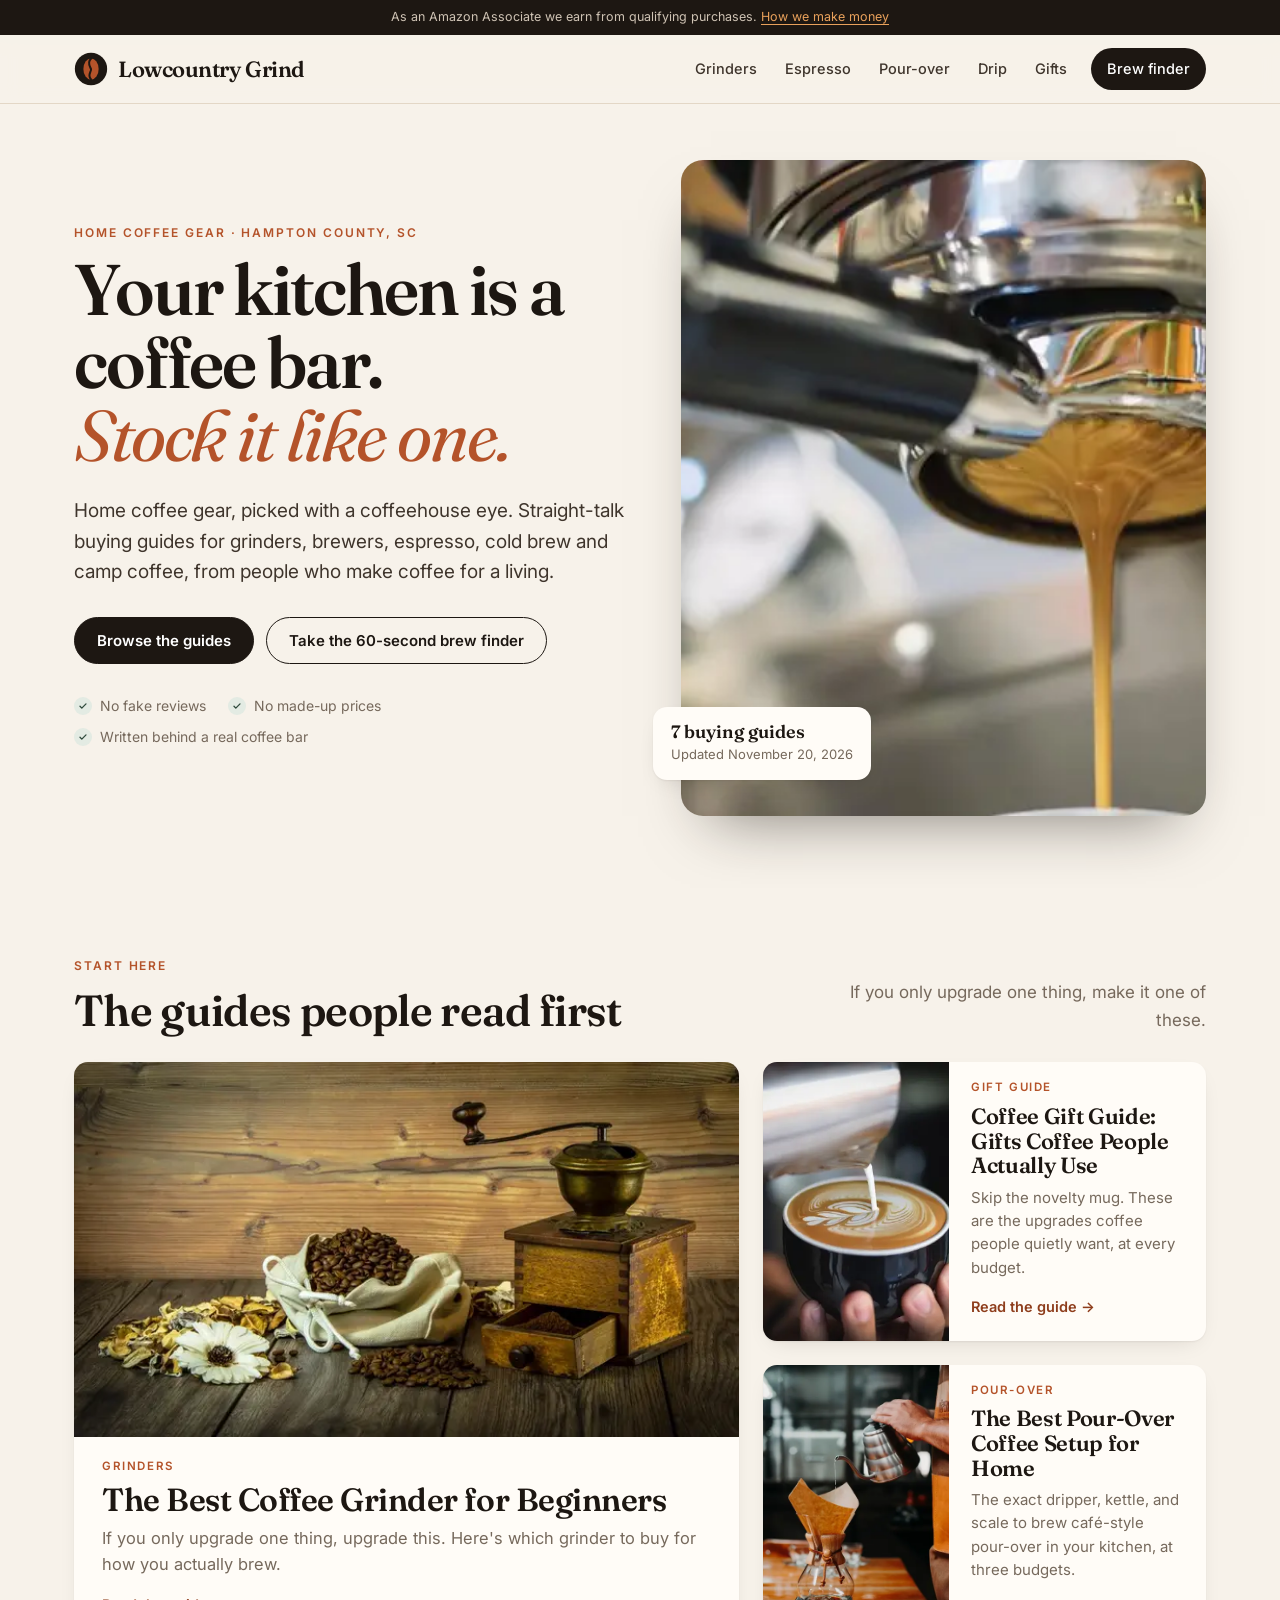
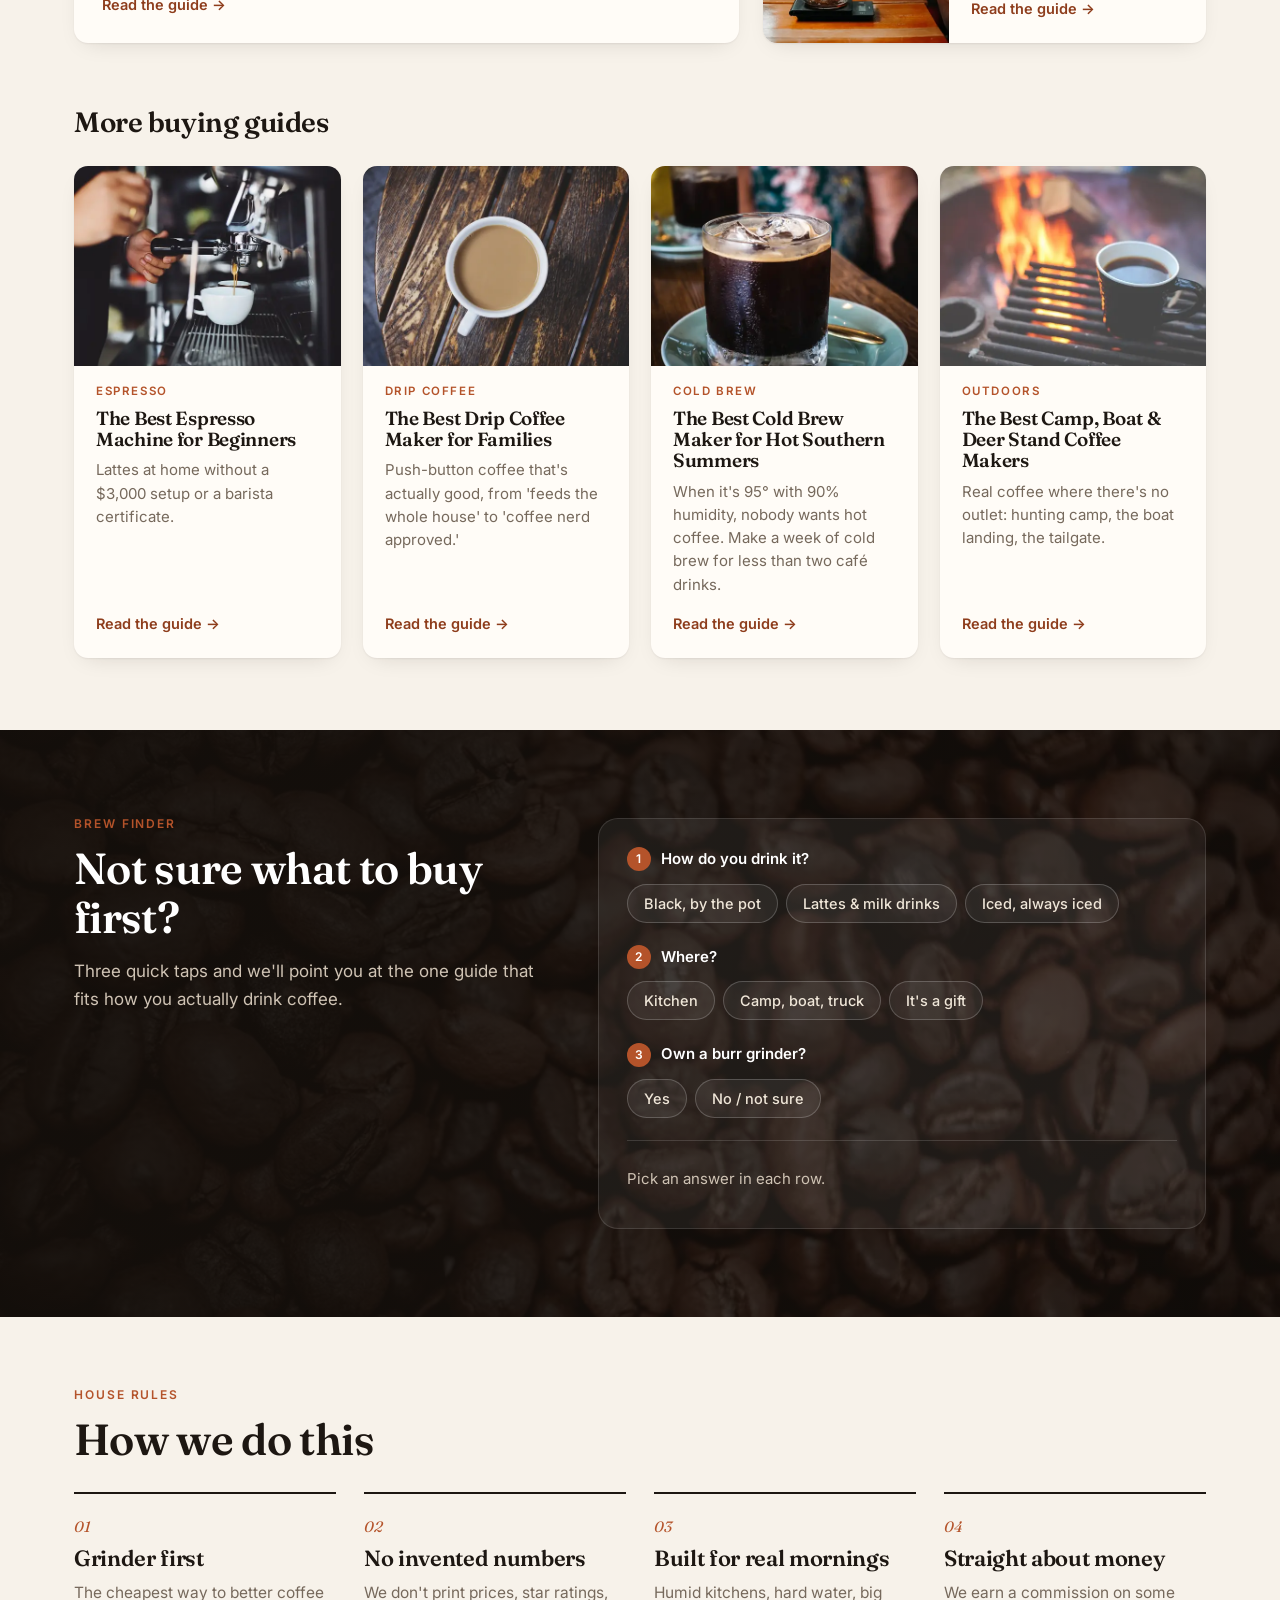
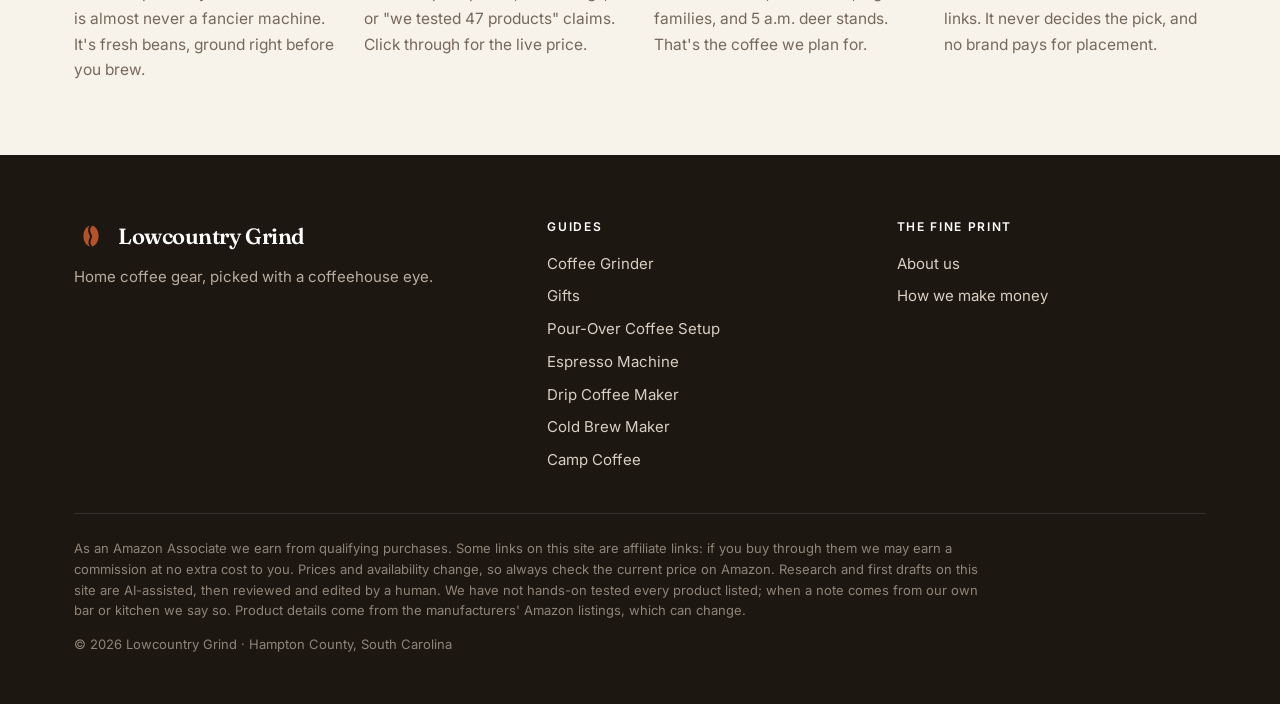
<file: site/index.html>
<!doctype html>
<html lang="en">
<head>
<meta charset="utf-8">
<meta name="viewport" content="width=device-width,initial-scale=1">
<title>Lowcountry Grind: Home coffee gear, picked with a coffeehouse eye.</title>
<meta name="description" content="Home coffee gear, picked with a coffeehouse eye.">
<link rel="canonical" href="https://lowcountrygrind.com/">
<meta name="theme-color" content="#1d1712">
<meta property="og:site_name" content="Lowcountry Grind">
<meta property="og:title" content="Lowcountry Grind: Home coffee gear, picked with a coffeehouse eye.">
<meta property="og:description" content="Home coffee gear, picked with a coffeehouse eye.">
<meta property="og:type" content="website">
<meta property="og:url" content="https://lowcountrygrind.com/">
<meta property="og:image" content="https://lowcountrygrind.com/img/hero-alt.webp">
<meta name="twitter:card" content="summary_large_image">
<link rel="icon" href="favicon.svg" type="image/svg+xml">
<link rel="preconnect" href="https://fonts.googleapis.com"><link rel="preconnect" href="https://fonts.gstatic.com" crossorigin>
<link href="https://fonts.googleapis.com/css2?family=Fraunces:ital,opsz,wght@0,9..144,400;0,9..144,600;0,9..144,700;1,9..144,400;1,9..144,600&family=Inter:wght@400;500;600;700&display=swap" rel="stylesheet">
<link rel="stylesheet" href="style.css">
<script type="application/ld+json">{"@context": "https://schema.org", "@type": "WebSite", "name": "Lowcountry Grind", "url": "https://lowcountrygrind.com"}</script>
</head>
<body>
<div class="disc-bar">As an Amazon Associate we earn from qualifying purchases. <a href="disclosure.html">How we make money</a></div>
<header class="top"><div class="wrap nav">
<a class="logo" href="index.html" aria-label="Lowcountry Grind home"><svg viewBox="0 0 40 40" aria-hidden="true"><circle cx="20" cy="20" r="19" fill="#1d1712"/><ellipse cx="20" cy="20" rx="9" ry="12.5" fill="#b4532a"/><path d="M20 8c-5 4.5-1 9.5 0 12s-5 7.5 0 12" fill="none" stroke="#1d1712" stroke-width="2.4" stroke-linecap="round"/></svg><span class="wordmark">Lowcountry Grind</span></a>
<input type="checkbox" id="navt" class="navt" aria-label="Menu"><label for="navt" class="burger" aria-hidden="true"><span></span></label>
<nav class="menu"><a href="best-coffee-grinder-for-beginners.html">Grinders</a><a href="best-espresso-machine-for-beginners.html">Espresso</a><a href="best-pour-over-coffee-setup.html">Pour-over</a><a href="best-drip-coffee-maker-for-families.html">Drip</a><a href="coffee-gift-guide.html">Gifts</a><a class="nav-cta" href="index.html#finder">Brew finder</a></nav>
</div></header>
<section class="hero"><div class="wrap hero-grid">
<div class="hero-copy">
<div class="eyebrow">Home coffee gear &middot; Hampton County, SC</div>
<h1>Your kitchen is a coffee bar. <em>Stock it like one.</em></h1>
<p class="lede">Home coffee gear, picked with a coffeehouse eye. Straight-talk buying guides for grinders, brewers, espresso, cold brew and camp coffee, from people who make coffee for a living.</p>
<div class="ctas"><a class="btn" href="#guides">Browse the guides</a><a class="btn btn-ghost" href="#finder">Take the 60-second brew finder</a></div>
<ul class="trust"><li>No fake reviews</li><li>No made-up prices</li><li>Written behind a real coffee bar</li></ul>
</div>
<figure class="hero-img"><img src="img/hero-alt.webp" srcset="img/hero-alt-sm.webp 640w, img/hero-alt.webp 1200w" sizes="(max-width: 900px) 100vw, 50vw" alt="Espresso pouring from a portafilter" width="960" height="640" fetchpriority="high">
<figcaption><b>7 buying guides</b><span>Updated November 20, 2026</span></figcaption></figure>
</div></section>

<section class="sect" id="guides"><div class="wrap">
<div class="sect-head"><div><div class="eyebrow">Start here</div><h2>The guides people read first</h2></div><p>If you only upgrade one thing, make it one of these.</p></div>
<div class="featured"><a class="gcard" href="best-coffee-grinder-for-beginners.html"><div class="ph"><img src="img/grinder-sm.webp" alt="A hand coffee grinder beside a sack of roasted beans" loading="lazy" width="640" height="427"></div><div class="gc-body"><span class="tag">Grinders</span><h3>The Best Coffee Grinder for Beginners</h3><p>If you only upgrade one thing, upgrade this. Here&#x27;s which grinder to buy for how you actually brew.</p><span class="go">Read the guide &rarr;</span></div></a><a class="gcard" href="coffee-gift-guide.html"><div class="ph"><img src="img/gift-sm.webp" alt="Latte art in a cup held in two hands" loading="lazy" width="640" height="427"></div><div class="gc-body"><span class="tag">Gift guide</span><h3>Coffee Gift Guide: Gifts Coffee People Actually Use</h3><p>Skip the novelty mug. These are the upgrades coffee people quietly want, at every budget.</p><span class="go">Read the guide &rarr;</span></div></a><a class="gcard" href="best-pour-over-coffee-setup.html"><div class="ph"><img src="img/pourover-sm.webp" alt="Water poured from a gooseneck kettle into a pour-over brewer" loading="lazy" width="640" height="427"></div><div class="gc-body"><span class="tag">Pour-over</span><h3>The Best Pour-Over Coffee Setup for Home</h3><p>The exact dripper, kettle, and scale to brew café-style pour-over in your kitchen, at three budgets.</p><span class="go">Read the guide &rarr;</span></div></a></div>
<div class="sect-head sect-head-sm"><h2>More buying guides</h2></div>
<div class="cards"><a class="gcard" href="best-espresso-machine-for-beginners.html"><div class="ph"><img src="img/espresso-sm.webp" alt="Espresso pulling into a white cup" loading="lazy" width="640" height="427"></div><div class="gc-body"><span class="tag">Espresso</span><h3>The Best Espresso Machine for Beginners</h3><p>Lattes at home without a $3,000 setup or a barista certificate.</p><span class="go">Read the guide &rarr;</span></div></a><a class="gcard" href="best-drip-coffee-maker-for-families.html"><div class="ph"><img src="img/drip-sm.webp" alt="A mug of coffee with cream on a wooden table" loading="lazy" width="640" height="427"></div><div class="gc-body"><span class="tag">Drip coffee</span><h3>The Best Drip Coffee Maker for Families</h3><p>Push-button coffee that&#x27;s actually good, from &#x27;feeds the whole house&#x27; to &#x27;coffee nerd approved.&#x27;</p><span class="go">Read the guide &rarr;</span></div></a><a class="gcard" href="best-cold-brew-maker.html"><div class="ph"><img src="img/coldbrew-sm.webp" alt="Iced coffee in a glass" loading="lazy" width="640" height="427"></div><div class="gc-body"><span class="tag">Cold brew</span><h3>The Best Cold Brew Maker for Hot Southern Summers</h3><p>When it&#x27;s 95° with 90% humidity, nobody wants hot coffee. Make a week of cold brew for less than two café drinks.</p><span class="go">Read the guide &rarr;</span></div></a><a class="gcard" href="best-camp-coffee-maker.html"><div class="ph"><img src="img/camp-sm.webp" alt="A mug of coffee on a grill over a campfire" loading="lazy" width="640" height="427"></div><div class="gc-body"><span class="tag">Outdoors</span><h3>The Best Camp, Boat &amp; Deer Stand Coffee Makers</h3><p>Real coffee where there&#x27;s no outlet: hunting camp, the boat landing, the tailgate.</p><span class="go">Read the guide &rarr;</span></div></a></div>
</div></section>

<section class="finder-band" id="finder"><div class="wrap"><div class="finder">
<div class="finder-intro"><div class="eyebrow">Brew finder</div><h2>Not sure what to buy first?</h2><p>Three quick taps and we'll point you at the one guide that fits how you actually drink coffee.</p></div>
<div class="finder-qs">
<div class="q"><b><i>1</i>How do you drink it?</b><div class="opts" data-q="drink"><button type="button" data-v="black">Black, by the pot</button><button type="button" data-v="latte">Lattes &amp; milk drinks</button><button type="button" data-v="iced">Iced, always iced</button></div></div>
<div class="q"><b><i>2</i>Where?</b><div class="opts" data-q="where"><button type="button" data-v="home">Kitchen</button><button type="button" data-v="out">Camp, boat, truck</button><button type="button" data-v="gift">It's a gift</button></div></div>
<div class="q"><b><i>3</i>Own a burr grinder?</b><div class="opts" data-q="grinder"><button type="button" data-v="yes">Yes</button><button type="button" data-v="no">No / not sure</button></div></div>
<div id="finder-out" class="finder-out" aria-live="polite">Pick an answer in each row.</div>
</div></div></div></section>

<section class="sect"><div class="wrap">
<div class="sect-head"><div><div class="eyebrow">House rules</div><h2>How we do this</h2></div></div>
<div class="rules">
<div><span>01</span><h3>Grinder first</h3><p>The cheapest way to better coffee is almost never a fancier machine. It's fresh beans, ground right before you brew.</p></div>
<div><span>02</span><h3>No invented numbers</h3><p>We don't print prices, star ratings, or "we tested 47 products" claims. Click through for the live price.</p></div>
<div><span>03</span><h3>Built for real mornings</h3><p>Humid kitchens, hard water, big families, and 5 a.m. deer stands. That's the coffee we plan for.</p></div>
<div><span>04</span><h3>Straight about money</h3><p>We earn a commission on some links. It never decides the pick, and no brand pays for placement.</p></div>
</div>
</div></section>

<script>
(function(){var s={};var map={latte:'best-espresso-machine-for-beginners',iced:'best-cold-brew-maker',out:'best-camp-coffee-maker',gift:'coffee-gift-guide',nogrinder:'best-coffee-grinder-for-beginners',black:'best-drip-coffee-maker-for-families',pour:'best-pour-over-coffee-setup'};
var names={"best-coffee-grinder-for-beginners": "The Best Coffee Grinder for Beginners", "coffee-gift-guide": "Coffee Gift Guide: Gifts Coffee People Actually Use", "best-pour-over-coffee-setup": "The Best Pour-Over Coffee Setup for Home", "best-espresso-machine-for-beginners": "The Best Espresso Machine for Beginners", "best-drip-coffee-maker-for-families": "The Best Drip Coffee Maker for Families", "best-cold-brew-maker": "The Best Cold Brew Maker for Hot Southern Summers", "best-camp-coffee-maker": "The Best Camp, Boat & Deer Stand Coffee Makers"};
document.querySelectorAll('.opts').forEach(function(g){g.addEventListener('click',function(e){var b=e.target.closest('button');if(!b)return;g.querySelectorAll('button').forEach(function(x){x.classList.remove('on')});b.classList.add('on');s[g.dataset.q]=b.dataset.v;go();});});
function go(){var o=document.getElementById('finder-out');if(!(s.drink&&s.where&&s.grinder)){o.textContent='Keep going…';return;}
var k;if(s.where==='gift')k='gift';else if(s.where==='out')k='out';else if(s.grinder==='no'&&s.drink!=='iced')k='nogrinder';else if(s.drink==='latte')k='latte';else if(s.drink==='iced')k='iced';else k='black';
var slug=map[k];o.innerHTML='<span>Start here</span><a class="btn" href="'+slug+'.html">'+names[slug]+' &rarr;</a>';o.classList.add('done');}})();
</script>

<footer class="foot"><div class="wrap">
<div class="foot-top">
<div class="foot-brand"><a class="logo" href="index.html"><svg viewBox="0 0 40 40" aria-hidden="true"><circle cx="20" cy="20" r="19" fill="#1d1712"/><ellipse cx="20" cy="20" rx="9" ry="12.5" fill="#b4532a"/><path d="M20 8c-5 4.5-1 9.5 0 12s-5 7.5 0 12" fill="none" stroke="#1d1712" stroke-width="2.4" stroke-linecap="round"/></svg><span class="wordmark">Lowcountry Grind</span></a><p>Home coffee gear, picked with a coffeehouse eye.</p></div>
<div><h4>Guides</h4><a href="best-coffee-grinder-for-beginners.html">Coffee Grinder</a><a href="coffee-gift-guide.html">Gifts</a><a href="best-pour-over-coffee-setup.html">Pour-Over Coffee Setup</a><a href="best-espresso-machine-for-beginners.html">Espresso Machine</a><a href="best-drip-coffee-maker-for-families.html">Drip Coffee Maker</a><a href="best-cold-brew-maker.html">Cold Brew Maker</a><a href="best-camp-coffee-maker.html">Camp Coffee</a></div>
<div><h4>The fine print</h4><a href="about.html">About us</a><a href="disclosure.html">How we make money</a></div>
</div>
<p class="foot-note">As an Amazon Associate we earn from qualifying purchases. Some links on this site are affiliate links: if you buy through them we may earn a commission at no extra cost to you. Prices and availability change, so always check the current price on Amazon. Research and first drafts on this site are AI-assisted, then reviewed and edited by a human. We have not hands-on tested every product listed; when a note comes from our own bar or kitchen we say so. Product details come from the manufacturers&#x27; Amazon listings, which can change.</p>
<p class="foot-note">&copy; 2026 Lowcountry Grind &middot; Hampton County, South Carolina</p>
</div></footer>
</body>
</html>
</file>
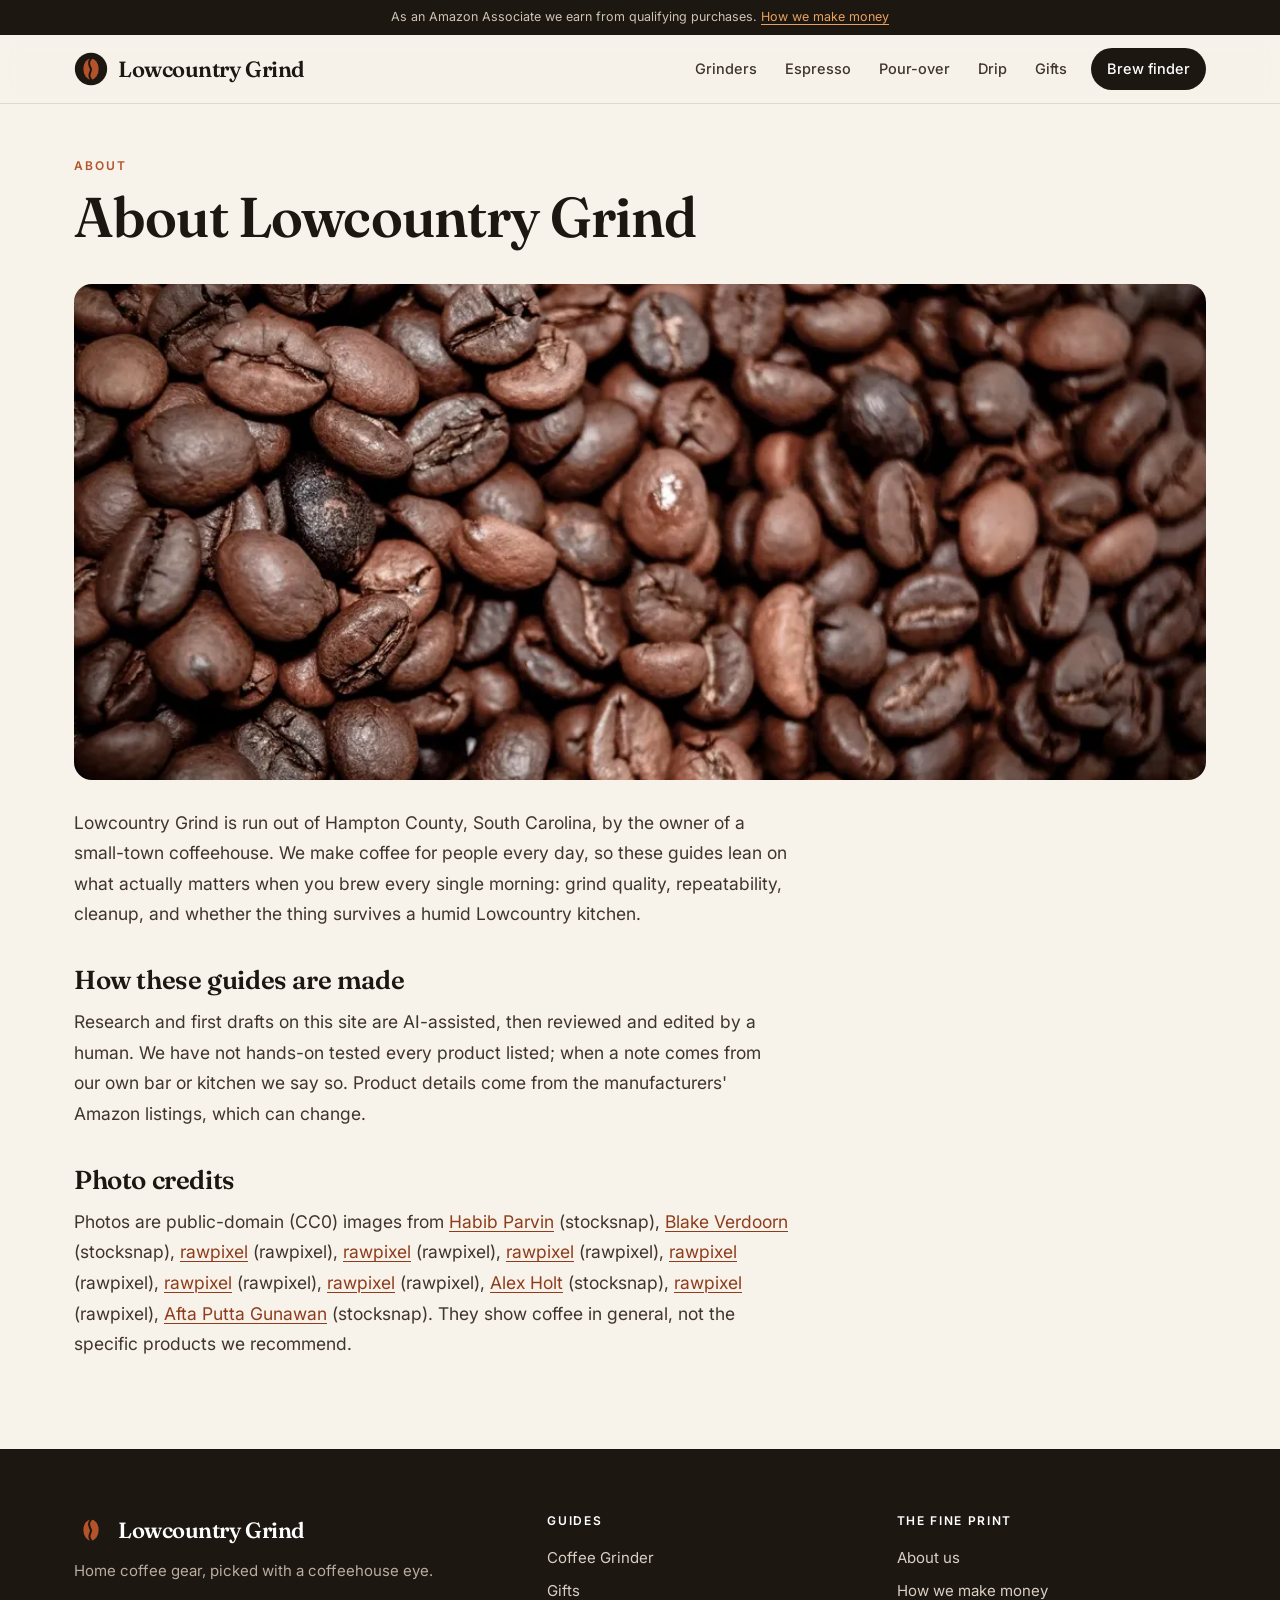
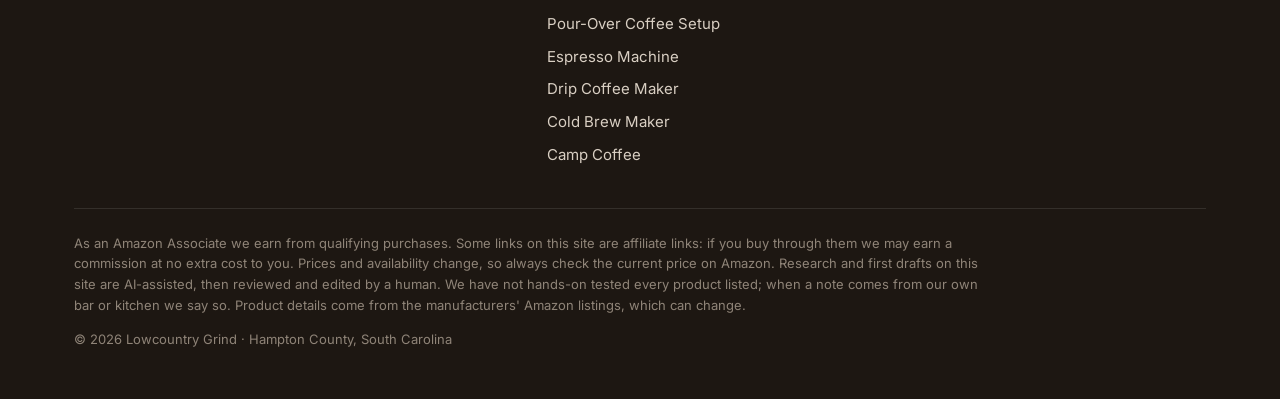
<file: site/about.html>
<!doctype html>
<html lang="en">
<head>
<meta charset="utf-8">
<meta name="viewport" content="width=device-width,initial-scale=1">
<title>About | Lowcountry Grind</title>
<meta name="description" content="Home coffee gear, picked with a coffeehouse eye.">
<link rel="canonical" href="https://lowcountrygrind.com/about.html">
<meta name="theme-color" content="#1d1712">
<meta property="og:site_name" content="Lowcountry Grind">
<meta property="og:title" content="About | Lowcountry Grind">
<meta property="og:description" content="Home coffee gear, picked with a coffeehouse eye.">
<meta property="og:type" content="website">
<meta property="og:url" content="https://lowcountrygrind.com/about.html">
<meta property="og:image" content="https://lowcountrygrind.com/img/hero-alt.webp">
<meta name="twitter:card" content="summary_large_image">
<link rel="icon" href="favicon.svg" type="image/svg+xml">
<link rel="preconnect" href="https://fonts.googleapis.com"><link rel="preconnect" href="https://fonts.gstatic.com" crossorigin>
<link href="https://fonts.googleapis.com/css2?family=Fraunces:ital,opsz,wght@0,9..144,400;0,9..144,600;0,9..144,700;1,9..144,400;1,9..144,600&family=Inter:wght@400;500;600;700&display=swap" rel="stylesheet">
<link rel="stylesheet" href="style.css">
<script type="application/ld+json">{}</script>
</head>
<body>
<div class="disc-bar">As an Amazon Associate we earn from qualifying purchases. <a href="disclosure.html">How we make money</a></div>
<header class="top"><div class="wrap nav">
<a class="logo" href="index.html" aria-label="Lowcountry Grind home"><svg viewBox="0 0 40 40" aria-hidden="true"><circle cx="20" cy="20" r="19" fill="#1d1712"/><ellipse cx="20" cy="20" rx="9" ry="12.5" fill="#b4532a"/><path d="M20 8c-5 4.5-1 9.5 0 12s-5 7.5 0 12" fill="none" stroke="#1d1712" stroke-width="2.4" stroke-linecap="round"/></svg><span class="wordmark">Lowcountry Grind</span></a>
<input type="checkbox" id="navt" class="navt" aria-label="Menu"><label for="navt" class="burger" aria-hidden="true"><span></span></label>
<nav class="menu"><a href="best-coffee-grinder-for-beginners.html">Grinders</a><a href="best-espresso-machine-for-beginners.html">Espresso</a><a href="best-pour-over-coffee-setup.html">Pour-over</a><a href="best-drip-coffee-maker-for-families.html">Drip</a><a href="coffee-gift-guide.html">Gifts</a><a class="nav-cta" href="index.html#finder">Brew finder</a></nav>
</div></header>
<section class="page-head"><div class="wrap"><div class="eyebrow">About</div><h1>About Lowcountry Grind</h1></div></section><main class="wrap page-body"><img class="about-img" src="img/beans.webp" alt="Roasted coffee beans"><div class="prose"><p>Lowcountry Grind is run out of Hampton County, South Carolina, by the owner of a small-town coffeehouse. We make coffee for people every day, so these guides lean on what actually matters when you brew every single morning: grind quality, repeatability, cleanup, and whether the thing survives a humid Lowcountry kitchen.</p><h2>How these guides are made</h2><p>Research and first drafts on this site are AI-assisted, then reviewed and edited by a human. We have not hands-on tested every product listed; when a note comes from our own bar or kitchen we say so. Product details come from the manufacturers&#x27; Amazon listings, which can change.</p><h2>Photo credits</h2><p class="credits">Photos are public-domain (CC0) images from <a href="https://stocksnap.io/photo/cafe-glasses-LWB0UANI5Y" rel="nofollow noopener" target="_blank">Habib Parvin</a> (stocksnap), <a href="https://stocksnap.io/photo/espresso-coffee-RKVW9F72PL" rel="nofollow noopener" target="_blank">Blake Verdoorn</a> (stocksnap), <a href="https://www.rawpixel.com/image/5948122/free-public-domain-cc0-photo" rel="nofollow noopener" target="_blank">rawpixel</a> (rawpixel), <a href="https://www.rawpixel.com/image/5915128/image-public-domain-person-coffee" rel="nofollow noopener" target="_blank">rawpixel</a> (rawpixel), <a href="https://www.rawpixel.com/image/6042720/photo-image-public-domain-hand-wood" rel="nofollow noopener" target="_blank">rawpixel</a> (rawpixel), <a href="https://www.rawpixel.com/image/5915220/image-public-domain-hands-people" rel="nofollow noopener" target="_blank">rawpixel</a> (rawpixel), <a href="https://www.rawpixel.com/image/6029658/photo-image-public-domain-free" rel="nofollow noopener" target="_blank">rawpixel</a> (rawpixel), <a href="https://www.rawpixel.com/image/5927781/photo-image-public-domain-gold-wooden" rel="nofollow noopener" target="_blank">rawpixel</a> (rawpixel), <a href="https://stocksnap.io/photo/coffee-mug-M4PI6CXDDP" rel="nofollow noopener" target="_blank">Alex Holt</a> (stocksnap), <a href="https://www.rawpixel.com/image/6039153/photo-image-background-public-domain-coffee" rel="nofollow noopener" target="_blank">rawpixel</a> (rawpixel), <a href="https://stocksnap.io/photo/restaurant-bar-THXU08ODDE" rel="nofollow noopener" target="_blank">Afta Putta Gunawan</a> (stocksnap). They show coffee in general, not the specific products we recommend.</p></div></main>
<footer class="foot"><div class="wrap">
<div class="foot-top">
<div class="foot-brand"><a class="logo" href="index.html"><svg viewBox="0 0 40 40" aria-hidden="true"><circle cx="20" cy="20" r="19" fill="#1d1712"/><ellipse cx="20" cy="20" rx="9" ry="12.5" fill="#b4532a"/><path d="M20 8c-5 4.5-1 9.5 0 12s-5 7.5 0 12" fill="none" stroke="#1d1712" stroke-width="2.4" stroke-linecap="round"/></svg><span class="wordmark">Lowcountry Grind</span></a><p>Home coffee gear, picked with a coffeehouse eye.</p></div>
<div><h4>Guides</h4><a href="best-coffee-grinder-for-beginners.html">Coffee Grinder</a><a href="coffee-gift-guide.html">Gifts</a><a href="best-pour-over-coffee-setup.html">Pour-Over Coffee Setup</a><a href="best-espresso-machine-for-beginners.html">Espresso Machine</a><a href="best-drip-coffee-maker-for-families.html">Drip Coffee Maker</a><a href="best-cold-brew-maker.html">Cold Brew Maker</a><a href="best-camp-coffee-maker.html">Camp Coffee</a></div>
<div><h4>The fine print</h4><a href="about.html">About us</a><a href="disclosure.html">How we make money</a></div>
</div>
<p class="foot-note">As an Amazon Associate we earn from qualifying purchases. Some links on this site are affiliate links: if you buy through them we may earn a commission at no extra cost to you. Prices and availability change, so always check the current price on Amazon. Research and first drafts on this site are AI-assisted, then reviewed and edited by a human. We have not hands-on tested every product listed; when a note comes from our own bar or kitchen we say so. Product details come from the manufacturers&#x27; Amazon listings, which can change.</p>
<p class="foot-note">&copy; 2026 Lowcountry Grind &middot; Hampton County, South Carolina</p>
</div></footer>
</body>
</html>
</file>
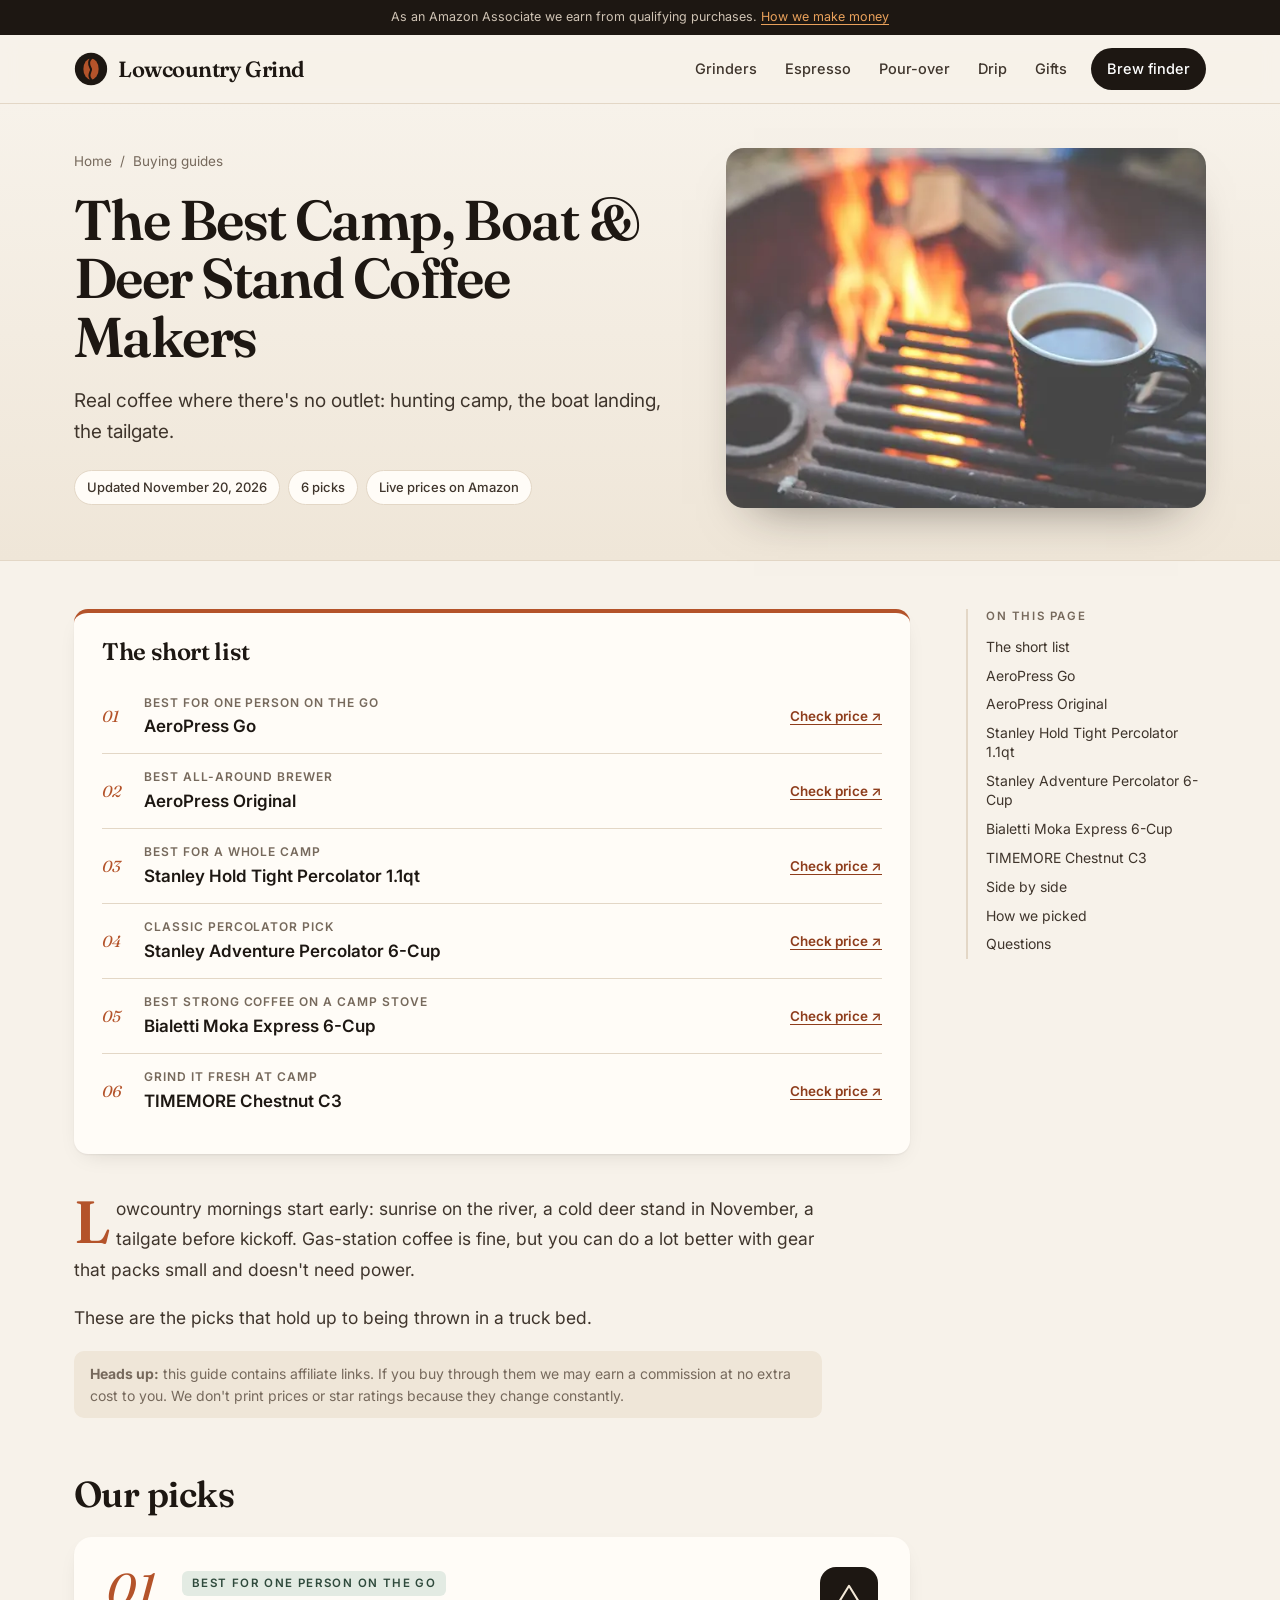
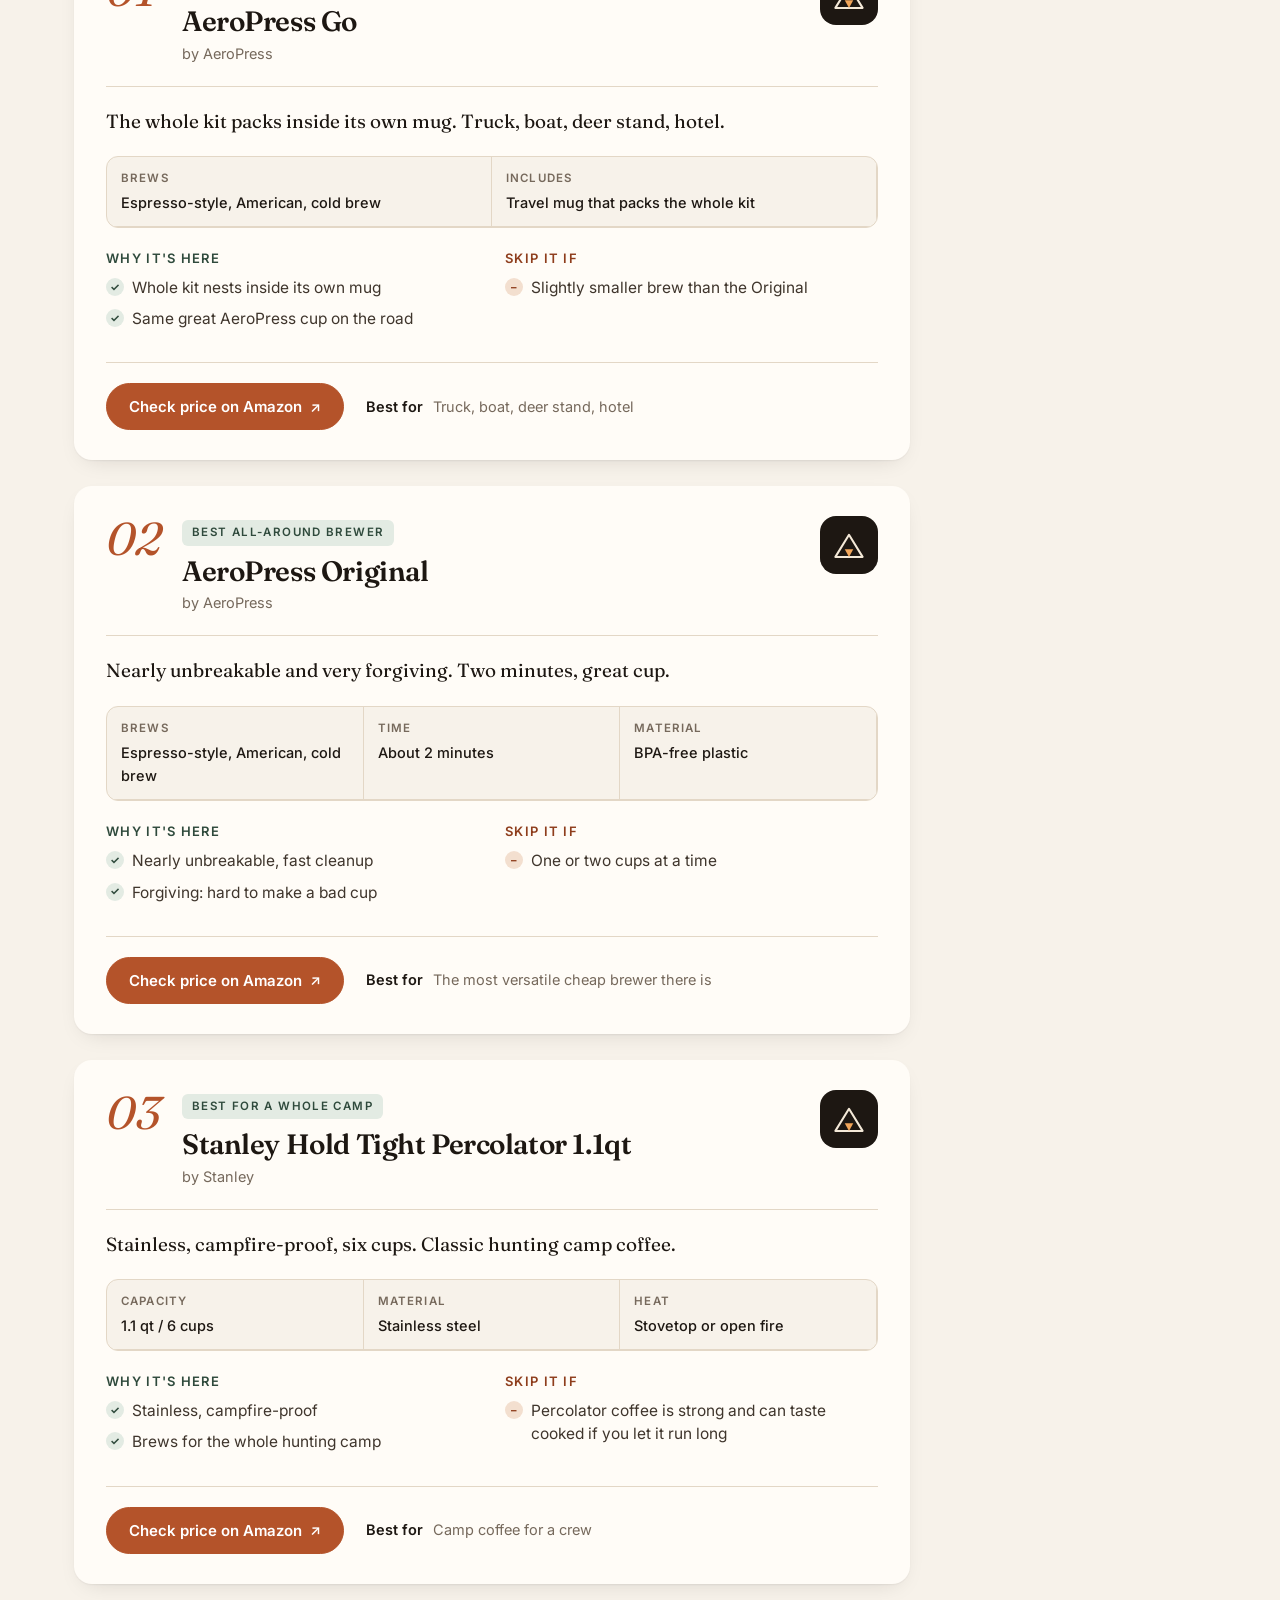
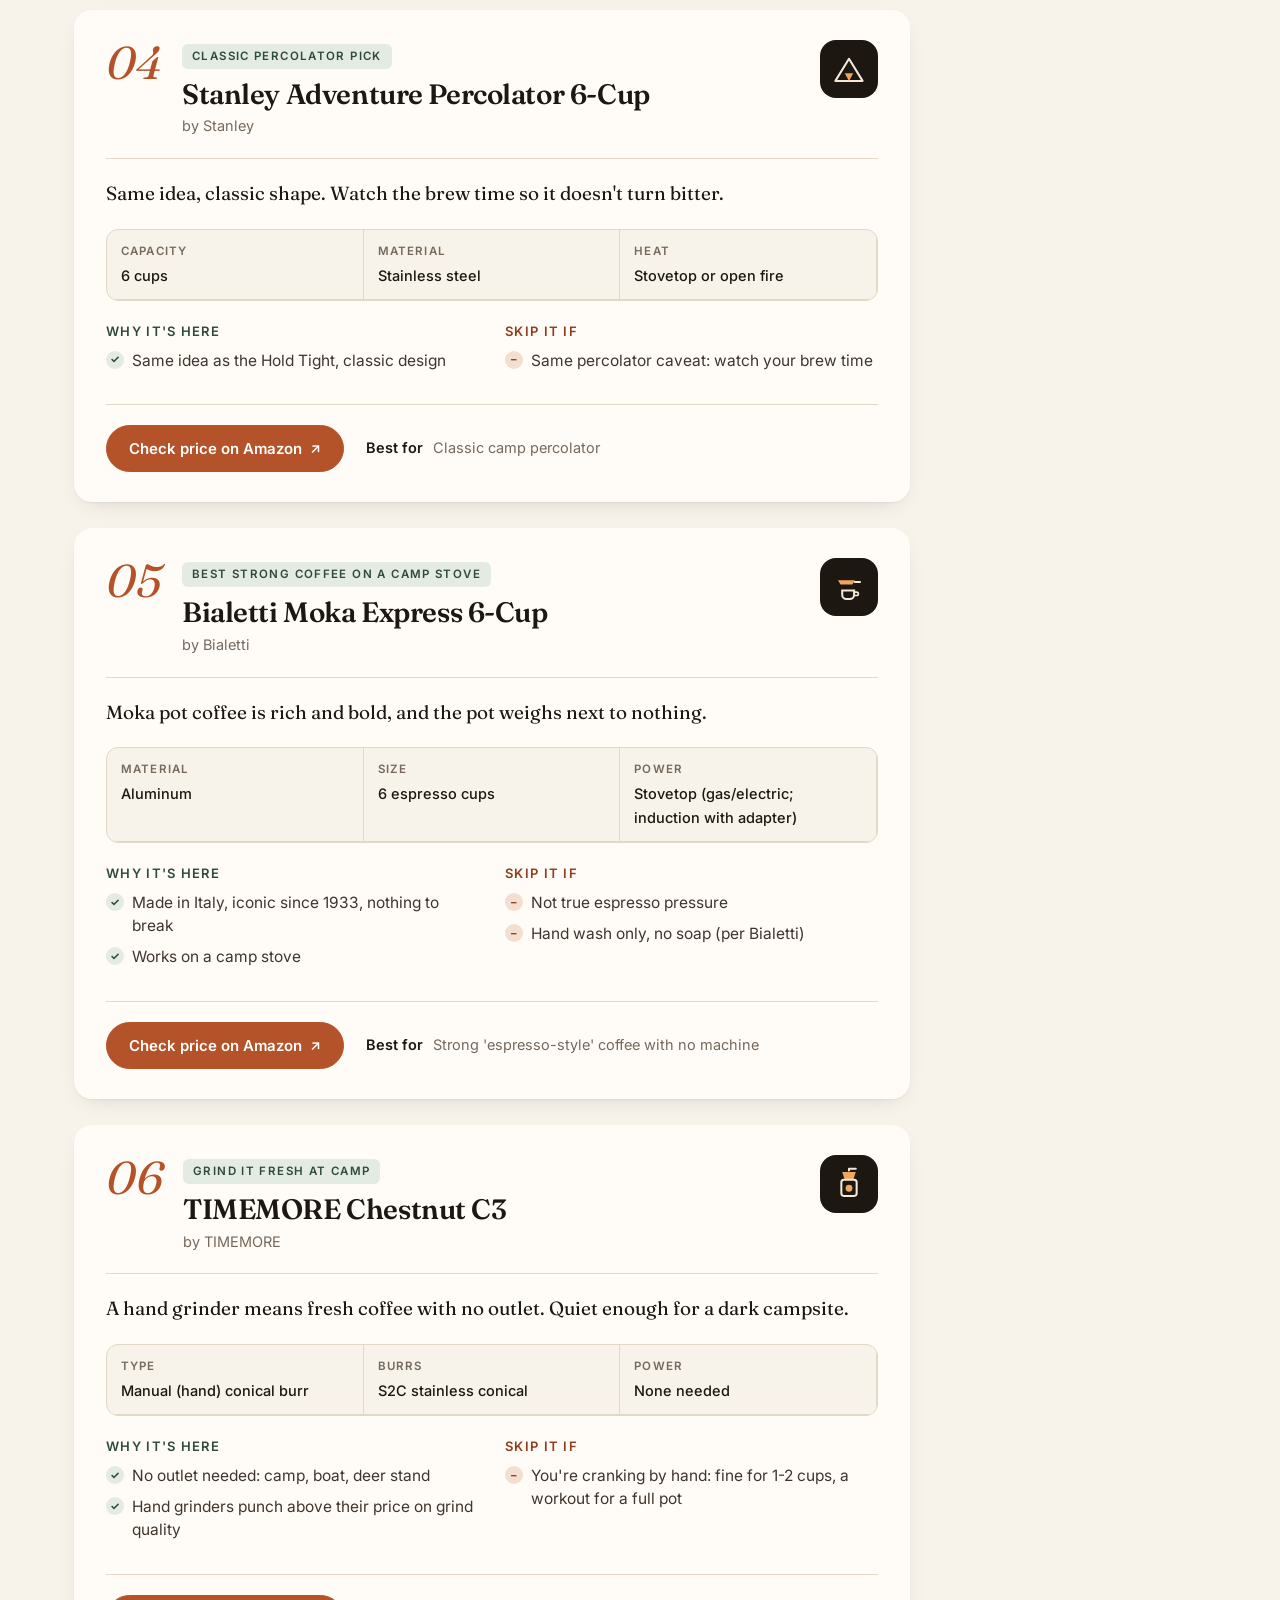
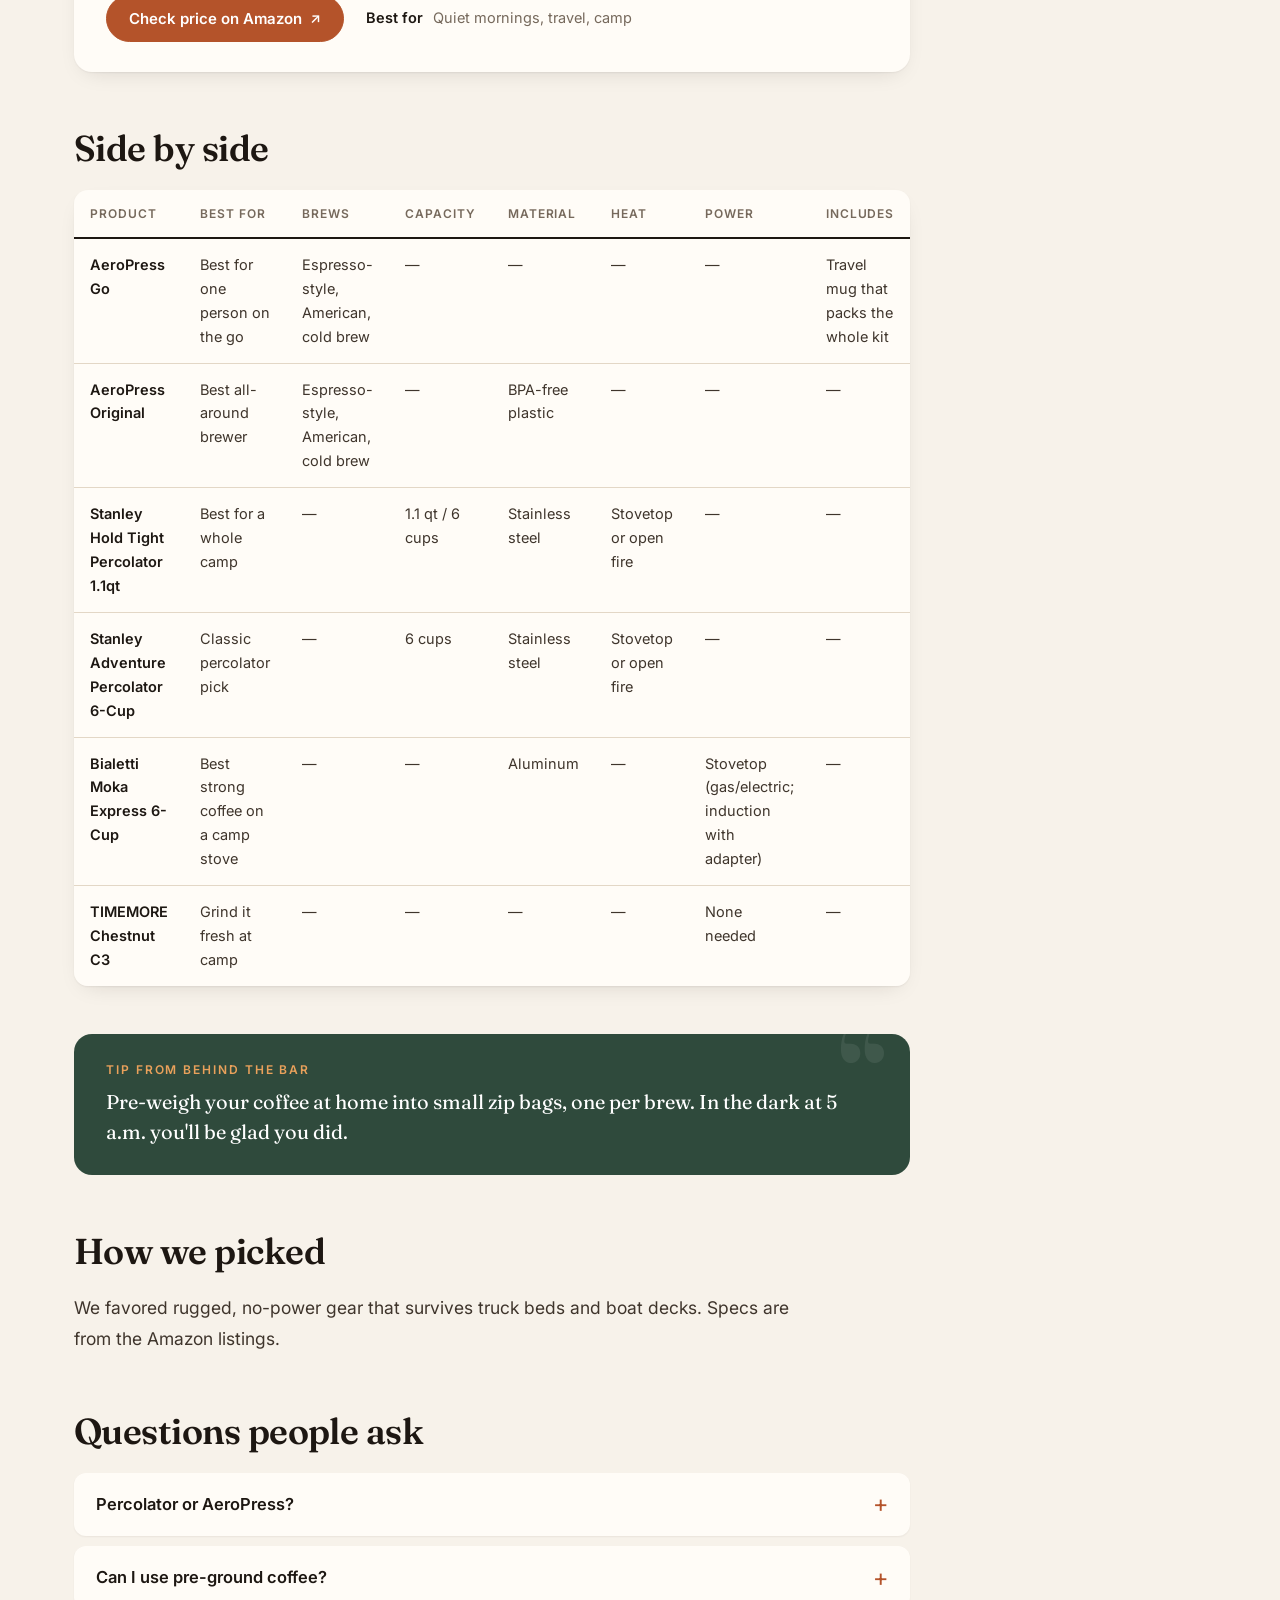
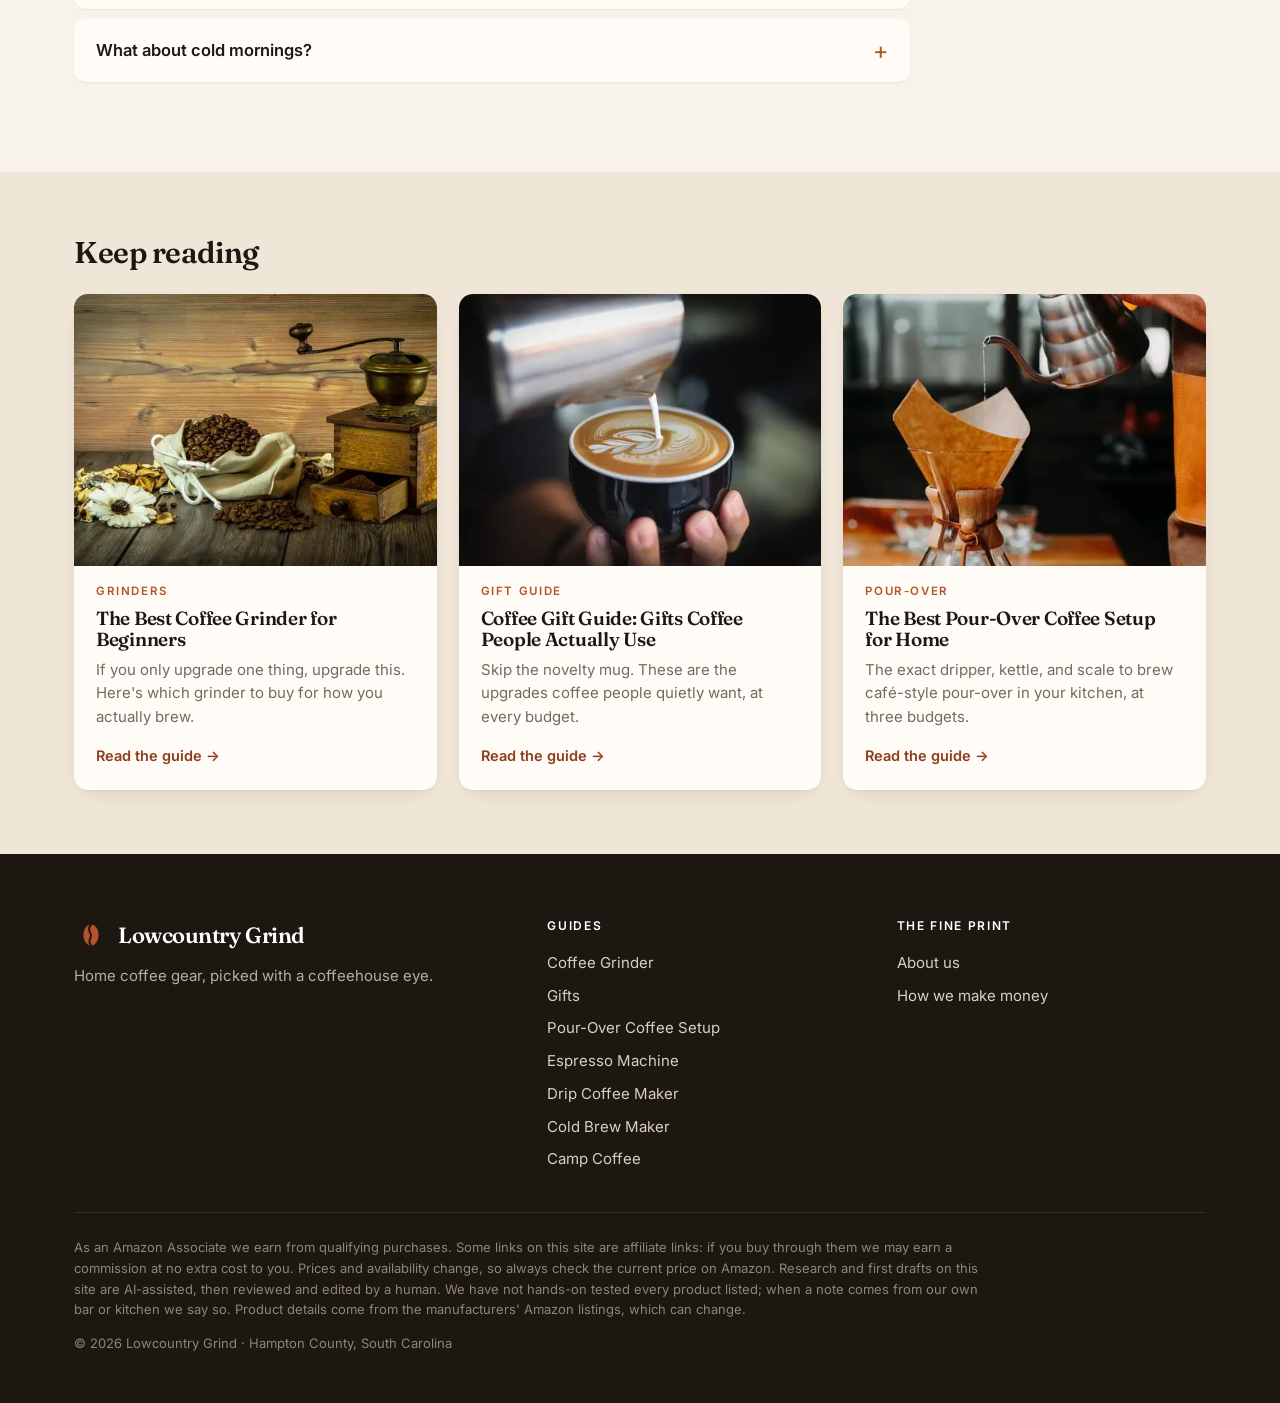
<file: site/best-camp-coffee-maker.html>
<!doctype html>
<html lang="en">
<head>
<meta charset="utf-8">
<meta name="viewport" content="width=device-width,initial-scale=1">
<title>The Best Camp, Boat &amp; Deer Stand Coffee Makers (2026) | Lowcountry Grind</title>
<meta name="description" content="Real coffee where there&#x27;s no outlet: hunting camp, the boat landing, the tailgate.">
<link rel="canonical" href="https://lowcountrygrind.com/best-camp-coffee-maker.html">
<meta name="theme-color" content="#1d1712">
<meta property="og:site_name" content="Lowcountry Grind">
<meta property="og:title" content="The Best Camp, Boat &amp; Deer Stand Coffee Makers (2026) | Lowcountry Grind">
<meta property="og:description" content="Real coffee where there&#x27;s no outlet: hunting camp, the boat landing, the tailgate.">
<meta property="og:type" content="website">
<meta property="og:url" content="https://lowcountrygrind.com/best-camp-coffee-maker.html">
<meta property="og:image" content="https://lowcountrygrind.com/img/camp.webp">
<meta name="twitter:card" content="summary_large_image">
<link rel="icon" href="favicon.svg" type="image/svg+xml">
<link rel="preconnect" href="https://fonts.googleapis.com"><link rel="preconnect" href="https://fonts.gstatic.com" crossorigin>
<link href="https://fonts.googleapis.com/css2?family=Fraunces:ital,opsz,wght@0,9..144,400;0,9..144,600;0,9..144,700;1,9..144,400;1,9..144,600&family=Inter:wght@400;500;600;700&display=swap" rel="stylesheet">
<link rel="stylesheet" href="style.css">
<script type="application/ld+json">{"@context": "https://schema.org", "@type": "ItemList", "name": "The Best Camp, Boat & Deer Stand Coffee Makers", "itemListElement": [{"@type": "ListItem", "position": 1, "name": "AeroPress Go"}, {"@type": "ListItem", "position": 2, "name": "AeroPress Original"}, {"@type": "ListItem", "position": 3, "name": "Stanley Hold Tight Percolator 1.1qt"}, {"@type": "ListItem", "position": 4, "name": "Stanley Adventure Percolator 6-Cup"}, {"@type": "ListItem", "position": 5, "name": "Bialetti Moka Express 6-Cup"}, {"@type": "ListItem", "position": 6, "name": "TIMEMORE Chestnut C3"}]}</script>
</head>
<body>
<div class="disc-bar">As an Amazon Associate we earn from qualifying purchases. <a href="disclosure.html">How we make money</a></div>
<header class="top"><div class="wrap nav">
<a class="logo" href="index.html" aria-label="Lowcountry Grind home"><svg viewBox="0 0 40 40" aria-hidden="true"><circle cx="20" cy="20" r="19" fill="#1d1712"/><ellipse cx="20" cy="20" rx="9" ry="12.5" fill="#b4532a"/><path d="M20 8c-5 4.5-1 9.5 0 12s-5 7.5 0 12" fill="none" stroke="#1d1712" stroke-width="2.4" stroke-linecap="round"/></svg><span class="wordmark">Lowcountry Grind</span></a>
<input type="checkbox" id="navt" class="navt" aria-label="Menu"><label for="navt" class="burger" aria-hidden="true"><span></span></label>
<nav class="menu"><a href="best-coffee-grinder-for-beginners.html">Grinders</a><a href="best-espresso-machine-for-beginners.html">Espresso</a><a href="best-pour-over-coffee-setup.html">Pour-over</a><a href="best-drip-coffee-maker-for-families.html">Drip</a><a href="coffee-gift-guide.html">Gifts</a><a class="nav-cta" href="index.html#finder">Brew finder</a></nav>
</div></header>
<header class="g-hero"><div class="wrap g-hero-grid">
<div class="g-hero-copy">
<nav class="crumbs"><a href="index.html">Home</a><span>/</span><a href="index.html#guides">Buying guides</a></nav>
<h1>The Best Camp, Boat &amp; Deer Stand Coffee Makers</h1>
<p class="dek">Real coffee where there&#x27;s no outlet: hunting camp, the boat landing, the tailgate.</p>
<div class="meta"><span>Updated November 20, 2026</span><span>6 picks</span><span>Live prices on Amazon</span></div>
</div>
<figure class="g-hero-img"><img src="img/camp.webp" srcset="img/camp-sm.webp 640w, img/camp.webp 1200w" sizes="(max-width: 900px) 100vw, 45vw" alt="A mug of coffee on a grill over a campfire" fetchpriority="high"></figure>
</div></header>

<div class="wrap g-layout">
<main class="g-main">
<section class="quick" id="quick"><h2>The short list</h2><ol><li><span><span class="qa">Best for one person on the go</span><a class="qn" href="#B07YVL8SF3">AeroPress Go</a></span><a class="qb" href="https://www.amazon.com/dp/B07YVL8SF3?tag=khalmessiah-20" rel="sponsored nofollow noopener" target="_blank">Check price &#8599;</a></li><li><span><span class="qa">Best all-around brewer</span><a class="qn" href="#B0047BIWSK">AeroPress Original</a></span><a class="qb" href="https://www.amazon.com/dp/B0047BIWSK?tag=khalmessiah-20" rel="sponsored nofollow noopener" target="_blank">Check price &#8599;</a></li><li><span><span class="qa">Best for a whole camp</span><a class="qn" href="#B07QKF1V3M">Stanley Hold Tight Percolator 1.1qt</a></span><a class="qb" href="https://www.amazon.com/dp/B07QKF1V3M?tag=khalmessiah-20" rel="sponsored nofollow noopener" target="_blank">Check price &#8599;</a></li><li><span><span class="qa">Classic percolator pick</span><a class="qn" href="#B01EOOHEAQ">Stanley Adventure Percolator 6-Cup</a></span><a class="qb" href="https://www.amazon.com/dp/B01EOOHEAQ?tag=khalmessiah-20" rel="sponsored nofollow noopener" target="_blank">Check price &#8599;</a></li><li><span><span class="qa">Best strong coffee on a camp stove</span><a class="qn" href="#B00004RFRU">Bialetti Moka Express 6-Cup</a></span><a class="qb" href="https://www.amazon.com/dp/B00004RFRU?tag=khalmessiah-20" rel="sponsored nofollow noopener" target="_blank">Check price &#8599;</a></li><li><span><span class="qa">Grind it fresh at camp</span><a class="qn" href="#B0CNDBVVDG">TIMEMORE Chestnut C3</a></span><a class="qb" href="https://www.amazon.com/dp/B0CNDBVVDG?tag=khalmessiah-20" rel="sponsored nofollow noopener" target="_blank">Check price &#8599;</a></li></ol></section>
<section class="prose intro"><p>Lowcountry mornings start early: sunrise on the river, a cold deer stand in November, a tailgate before kickoff. Gas-station coffee is fine, but you can do a lot better with gear that packs small and doesn&#x27;t need power.</p><p>These are the picks that hold up to being thrown in a truck bed.</p>
<p class="disclosure-note"><b>Heads up:</b> this guide contains affiliate links. If you buy through them we may earn a commission at no extra cost to you. We don't print prices or star ratings because they change constantly.</p>
</section>
<h2 class="sec" id="picks">Our picks</h2>
<div class="picks"><article class="pick" id="B07YVL8SF3">
<header class="pick-head">
<span class="pick-num">01</span>
<div class="pick-title"><span class="award">Best for one person on the go</span><h3>AeroPress Go</h3><div class="brand">by AeroPress</div></div>
<span class="pick-glyph"><svg viewBox="0 0 40 40"><path d="M4 34L20 8l16 26z" fill="none" stroke="#f4e9d8" stroke-width="2.4" stroke-linejoin="round"/><path d="M20 34l-5-9h10z" fill="#f2a65a"/></svg></span>
</header>
<p class="verdict">The whole kit packs inside its own mug. Truck, boat, deer stand, hotel.</p>
<dl class="specs"><div><dt>Brews</dt><dd>Espresso-style, American, cold brew</dd></div><div><dt>Includes</dt><dd>Travel mug that packs the whole kit</dd></div></dl>
<div class="pc"><div class="pro"><h4>Why it's here</h4><ul><li>Whole kit nests inside its own mug</li><li>Same great AeroPress cup on the road</li></ul></div><div class="con"><h4>Skip it if</h4><ul><li>Slightly smaller brew than the Original</li></ul></div></div>
<div class="buy"><a class="btn btn-amz" href="https://www.amazon.com/dp/B07YVL8SF3?tag=khalmessiah-20" rel="sponsored nofollow noopener" target="_blank">Check price on Amazon</a><span class="bestfor"><b>Best for</b> Truck, boat, deer stand, hotel</span></div>
</article>
<article class="pick" id="B0047BIWSK">
<header class="pick-head">
<span class="pick-num">02</span>
<div class="pick-title"><span class="award">Best all-around brewer</span><h3>AeroPress Original</h3><div class="brand">by AeroPress</div></div>
<span class="pick-glyph"><svg viewBox="0 0 40 40"><path d="M4 34L20 8l16 26z" fill="none" stroke="#f4e9d8" stroke-width="2.4" stroke-linejoin="round"/><path d="M20 34l-5-9h10z" fill="#f2a65a"/></svg></span>
</header>
<p class="verdict">Nearly unbreakable and very forgiving. Two minutes, great cup.</p>
<dl class="specs"><div><dt>Brews</dt><dd>Espresso-style, American, cold brew</dd></div><div><dt>Time</dt><dd>About 2 minutes</dd></div><div><dt>Material</dt><dd>BPA-free plastic</dd></div></dl>
<div class="pc"><div class="pro"><h4>Why it's here</h4><ul><li>Nearly unbreakable, fast cleanup</li><li>Forgiving: hard to make a bad cup</li></ul></div><div class="con"><h4>Skip it if</h4><ul><li>One or two cups at a time</li></ul></div></div>
<div class="buy"><a class="btn btn-amz" href="https://www.amazon.com/dp/B0047BIWSK?tag=khalmessiah-20" rel="sponsored nofollow noopener" target="_blank">Check price on Amazon</a><span class="bestfor"><b>Best for</b> The most versatile cheap brewer there is</span></div>
</article>
<article class="pick" id="B07QKF1V3M">
<header class="pick-head">
<span class="pick-num">03</span>
<div class="pick-title"><span class="award">Best for a whole camp</span><h3>Stanley Hold Tight Percolator 1.1qt</h3><div class="brand">by Stanley</div></div>
<span class="pick-glyph"><svg viewBox="0 0 40 40"><path d="M4 34L20 8l16 26z" fill="none" stroke="#f4e9d8" stroke-width="2.4" stroke-linejoin="round"/><path d="M20 34l-5-9h10z" fill="#f2a65a"/></svg></span>
</header>
<p class="verdict">Stainless, campfire-proof, six cups. Classic hunting camp coffee.</p>
<dl class="specs"><div><dt>Capacity</dt><dd>1.1 qt / 6 cups</dd></div><div><dt>Material</dt><dd>Stainless steel</dd></div><div><dt>Heat</dt><dd>Stovetop or open fire</dd></div></dl>
<div class="pc"><div class="pro"><h4>Why it's here</h4><ul><li>Stainless, campfire-proof</li><li>Brews for the whole hunting camp</li></ul></div><div class="con"><h4>Skip it if</h4><ul><li>Percolator coffee is strong and can taste cooked if you let it run long</li></ul></div></div>
<div class="buy"><a class="btn btn-amz" href="https://www.amazon.com/dp/B07QKF1V3M?tag=khalmessiah-20" rel="sponsored nofollow noopener" target="_blank">Check price on Amazon</a><span class="bestfor"><b>Best for</b> Camp coffee for a crew</span></div>
</article>
<article class="pick" id="B01EOOHEAQ">
<header class="pick-head">
<span class="pick-num">04</span>
<div class="pick-title"><span class="award">Classic percolator pick</span><h3>Stanley Adventure Percolator 6-Cup</h3><div class="brand">by Stanley</div></div>
<span class="pick-glyph"><svg viewBox="0 0 40 40"><path d="M4 34L20 8l16 26z" fill="none" stroke="#f4e9d8" stroke-width="2.4" stroke-linejoin="round"/><path d="M20 34l-5-9h10z" fill="#f2a65a"/></svg></span>
</header>
<p class="verdict">Same idea, classic shape. Watch the brew time so it doesn&#x27;t turn bitter.</p>
<dl class="specs"><div><dt>Capacity</dt><dd>6 cups</dd></div><div><dt>Material</dt><dd>Stainless steel</dd></div><div><dt>Heat</dt><dd>Stovetop or open fire</dd></div></dl>
<div class="pc"><div class="pro"><h4>Why it's here</h4><ul><li>Same idea as the Hold Tight, classic design</li></ul></div><div class="con"><h4>Skip it if</h4><ul><li>Same percolator caveat: watch your brew time</li></ul></div></div>
<div class="buy"><a class="btn btn-amz" href="https://www.amazon.com/dp/B01EOOHEAQ?tag=khalmessiah-20" rel="sponsored nofollow noopener" target="_blank">Check price on Amazon</a><span class="bestfor"><b>Best for</b> Classic camp percolator</span></div>
</article>
<article class="pick" id="B00004RFRU">
<header class="pick-head">
<span class="pick-num">05</span>
<div class="pick-title"><span class="award">Best strong coffee on a camp stove</span><h3>Bialetti Moka Express 6-Cup</h3><div class="brand">by Bialetti</div></div>
<span class="pick-glyph"><svg viewBox="0 0 40 40"><path d="M7 12h20l-3 5H10z" fill="#f2a65a"/><path d="M27 14h6" stroke="#f4e9d8" stroke-width="2.4" stroke-linecap="round"/><path d="M12 24h14v5a5 5 0 0 1-5 5h-4a5 5 0 0 1-5-5z" fill="none" stroke="#f4e9d8" stroke-width="2.4"/><path d="M26 26h3a2 2 0 0 1 0 4h-3" fill="none" stroke="#f4e9d8" stroke-width="2"/></svg></span>
</header>
<p class="verdict">Moka pot coffee is rich and bold, and the pot weighs next to nothing.</p>
<dl class="specs"><div><dt>Material</dt><dd>Aluminum</dd></div><div><dt>Size</dt><dd>6 espresso cups</dd></div><div><dt>Power</dt><dd>Stovetop (gas/electric; induction with adapter)</dd></div></dl>
<div class="pc"><div class="pro"><h4>Why it's here</h4><ul><li>Made in Italy, iconic since 1933, nothing to break</li><li>Works on a camp stove</li></ul></div><div class="con"><h4>Skip it if</h4><ul><li>Not true espresso pressure</li><li>Hand wash only, no soap (per Bialetti)</li></ul></div></div>
<div class="buy"><a class="btn btn-amz" href="https://www.amazon.com/dp/B00004RFRU?tag=khalmessiah-20" rel="sponsored nofollow noopener" target="_blank">Check price on Amazon</a><span class="bestfor"><b>Best for</b> Strong &#x27;espresso-style&#x27; coffee with no machine</span></div>
</article>
<article class="pick" id="B0CNDBVVDG">
<header class="pick-head">
<span class="pick-num">06</span>
<div class="pick-title"><span class="award">Grind it fresh at camp</span><h3>TIMEMORE Chestnut C3</h3><div class="brand">by TIMEMORE</div></div>
<span class="pick-glyph"><svg viewBox="0 0 40 40"><path d="M12 6h16l-3 9H15z" fill="#f2a65a"/><rect x="11" y="15" width="18" height="19" rx="3" fill="none" stroke="#f4e9d8" stroke-width="2.4"/><path d="M20 4v-2M20 2h8" stroke="#f4e9d8" stroke-width="2.4" stroke-linecap="round"/><circle cx="20" cy="25" r="4" fill="#f2a65a"/></svg></span>
</header>
<p class="verdict">A hand grinder means fresh coffee with no outlet. Quiet enough for a dark campsite.</p>
<dl class="specs"><div><dt>Type</dt><dd>Manual (hand) conical burr</dd></div><div><dt>Burrs</dt><dd>S2C stainless conical</dd></div><div><dt>Power</dt><dd>None needed</dd></div></dl>
<div class="pc"><div class="pro"><h4>Why it's here</h4><ul><li>No outlet needed: camp, boat, deer stand</li><li>Hand grinders punch above their price on grind quality</li></ul></div><div class="con"><h4>Skip it if</h4><ul><li>You&#x27;re cranking by hand: fine for 1-2 cups, a workout for a full pot</li></ul></div></div>
<div class="buy"><a class="btn btn-amz" href="https://www.amazon.com/dp/B0CNDBVVDG?tag=khalmessiah-20" rel="sponsored nofollow noopener" target="_blank">Check price on Amazon</a><span class="bestfor"><b>Best for</b> Quiet mornings, travel, camp</span></div>
</article>
</div>
<h2 class="sec" id="compare">Side by side</h2>
<div class="tablewrap"><table class="cmp"><thead><tr><th>Product</th><th>Best for</th><th>Brews</th><th>Capacity</th><th>Material</th><th>Heat</th><th>Power</th><th>Includes</th><th>Amazon</th></tr></thead><tbody><tr><td><a href="#B07YVL8SF3">AeroPress Go</a></td><td>Best for one person on the go</td><td>Espresso-style, American, cold brew</td><td>—</td><td>—</td><td>—</td><td>—</td><td>Travel mug that packs the whole kit</td><td><a href="https://www.amazon.com/dp/B07YVL8SF3?tag=khalmessiah-20" rel="sponsored nofollow noopener" target="_blank">Check price</a></td></tr><tr><td><a href="#B0047BIWSK">AeroPress Original</a></td><td>Best all-around brewer</td><td>Espresso-style, American, cold brew</td><td>—</td><td>BPA-free plastic</td><td>—</td><td>—</td><td>—</td><td><a href="https://www.amazon.com/dp/B0047BIWSK?tag=khalmessiah-20" rel="sponsored nofollow noopener" target="_blank">Check price</a></td></tr><tr><td><a href="#B07QKF1V3M">Stanley Hold Tight Percolator 1.1qt</a></td><td>Best for a whole camp</td><td>—</td><td>1.1 qt / 6 cups</td><td>Stainless steel</td><td>Stovetop or open fire</td><td>—</td><td>—</td><td><a href="https://www.amazon.com/dp/B07QKF1V3M?tag=khalmessiah-20" rel="sponsored nofollow noopener" target="_blank">Check price</a></td></tr><tr><td><a href="#B01EOOHEAQ">Stanley Adventure Percolator 6-Cup</a></td><td>Classic percolator pick</td><td>—</td><td>6 cups</td><td>Stainless steel</td><td>Stovetop or open fire</td><td>—</td><td>—</td><td><a href="https://www.amazon.com/dp/B01EOOHEAQ?tag=khalmessiah-20" rel="sponsored nofollow noopener" target="_blank">Check price</a></td></tr><tr><td><a href="#B00004RFRU">Bialetti Moka Express 6-Cup</a></td><td>Best strong coffee on a camp stove</td><td>—</td><td>—</td><td>Aluminum</td><td>—</td><td>Stovetop (gas/electric; induction with adapter)</td><td>—</td><td><a href="https://www.amazon.com/dp/B00004RFRU?tag=khalmessiah-20" rel="sponsored nofollow noopener" target="_blank">Check price</a></td></tr><tr><td><a href="#B0CNDBVVDG">TIMEMORE Chestnut C3</a></td><td>Grind it fresh at camp</td><td>—</td><td>—</td><td>—</td><td>—</td><td>None needed</td><td>—</td><td><a href="https://www.amazon.com/dp/B0CNDBVVDG?tag=khalmessiah-20" rel="sponsored nofollow noopener" target="_blank">Check price</a></td></tr></tbody></table></div>
<aside class="bartip"><div class="bartip-k">Tip from behind the bar</div><p>Pre-weigh your coffee at home into small zip bags, one per brew. In the dark at 5 a.m. you&#x27;ll be glad you did.</p></aside>
<section class="prose"><h2 class="sec" id="how">How we picked</h2><p>We favored rugged, no-power gear that survives truck beds and boat decks. Specs are from the Amazon listings.</p></section>
<section class="faq"><h2 class="sec" id="faq">Questions people ask</h2><details><summary>Percolator or AeroPress?</summary><p>Percolator for a crowd around a fire; AeroPress for one or two great cups with minimal weight.</p></details><details><summary>Can I use pre-ground coffee?</summary><p>Yes. Fresh-ground is better, but pre-ground in a sealed bag is fine for a weekend.</p></details><details><summary>What about cold mornings?</summary><p>Preheat your mug with hot water first. Coffee loses heat fast in a cold stand.</p></details></section>
</main>
<aside class="g-side"><div class="toc"><div class="toc-k">On this page</div><a href="#quick">The short list</a><a href="#B07YVL8SF3">AeroPress Go</a><a href="#B0047BIWSK">AeroPress Original</a><a href="#B07QKF1V3M">Stanley Hold Tight Percolator 1.1qt</a><a href="#B01EOOHEAQ">Stanley Adventure Percolator 6-Cup</a><a href="#B00004RFRU">Bialetti Moka Express 6-Cup</a><a href="#B0CNDBVVDG">TIMEMORE Chestnut C3</a><a href="#compare">Side by side</a><a href="#how">How we picked</a><a href="#faq">Questions</a></div></aside>
</div>
<section class="related"><div class="wrap"><h2>Keep reading</h2><div class="cards"><a class="gcard" href="best-coffee-grinder-for-beginners.html"><div class="ph"><img src="img/grinder-sm.webp" alt="A hand coffee grinder beside a sack of roasted beans" loading="lazy" width="640" height="427"></div><div class="gc-body"><span class="tag">Grinders</span><h3>The Best Coffee Grinder for Beginners</h3><p>If you only upgrade one thing, upgrade this. Here&#x27;s which grinder to buy for how you actually brew.</p><span class="go">Read the guide &rarr;</span></div></a><a class="gcard" href="coffee-gift-guide.html"><div class="ph"><img src="img/gift-sm.webp" alt="Latte art in a cup held in two hands" loading="lazy" width="640" height="427"></div><div class="gc-body"><span class="tag">Gift guide</span><h3>Coffee Gift Guide: Gifts Coffee People Actually Use</h3><p>Skip the novelty mug. These are the upgrades coffee people quietly want, at every budget.</p><span class="go">Read the guide &rarr;</span></div></a><a class="gcard" href="best-pour-over-coffee-setup.html"><div class="ph"><img src="img/pourover-sm.webp" alt="Water poured from a gooseneck kettle into a pour-over brewer" loading="lazy" width="640" height="427"></div><div class="gc-body"><span class="tag">Pour-over</span><h3>The Best Pour-Over Coffee Setup for Home</h3><p>The exact dripper, kettle, and scale to brew café-style pour-over in your kitchen, at three budgets.</p><span class="go">Read the guide &rarr;</span></div></a></div></div></section>

<footer class="foot"><div class="wrap">
<div class="foot-top">
<div class="foot-brand"><a class="logo" href="index.html"><svg viewBox="0 0 40 40" aria-hidden="true"><circle cx="20" cy="20" r="19" fill="#1d1712"/><ellipse cx="20" cy="20" rx="9" ry="12.5" fill="#b4532a"/><path d="M20 8c-5 4.5-1 9.5 0 12s-5 7.5 0 12" fill="none" stroke="#1d1712" stroke-width="2.4" stroke-linecap="round"/></svg><span class="wordmark">Lowcountry Grind</span></a><p>Home coffee gear, picked with a coffeehouse eye.</p></div>
<div><h4>Guides</h4><a href="best-coffee-grinder-for-beginners.html">Coffee Grinder</a><a href="coffee-gift-guide.html">Gifts</a><a href="best-pour-over-coffee-setup.html">Pour-Over Coffee Setup</a><a href="best-espresso-machine-for-beginners.html">Espresso Machine</a><a href="best-drip-coffee-maker-for-families.html">Drip Coffee Maker</a><a href="best-cold-brew-maker.html">Cold Brew Maker</a><a href="best-camp-coffee-maker.html">Camp Coffee</a></div>
<div><h4>The fine print</h4><a href="about.html">About us</a><a href="disclosure.html">How we make money</a></div>
</div>
<p class="foot-note">As an Amazon Associate we earn from qualifying purchases. Some links on this site are affiliate links: if you buy through them we may earn a commission at no extra cost to you. Prices and availability change, so always check the current price on Amazon. Research and first drafts on this site are AI-assisted, then reviewed and edited by a human. We have not hands-on tested every product listed; when a note comes from our own bar or kitchen we say so. Product details come from the manufacturers&#x27; Amazon listings, which can change.</p>
<p class="foot-note">&copy; 2026 Lowcountry Grind &middot; Hampton County, South Carolina</p>
</div></footer>
</body>
</html>
</file>
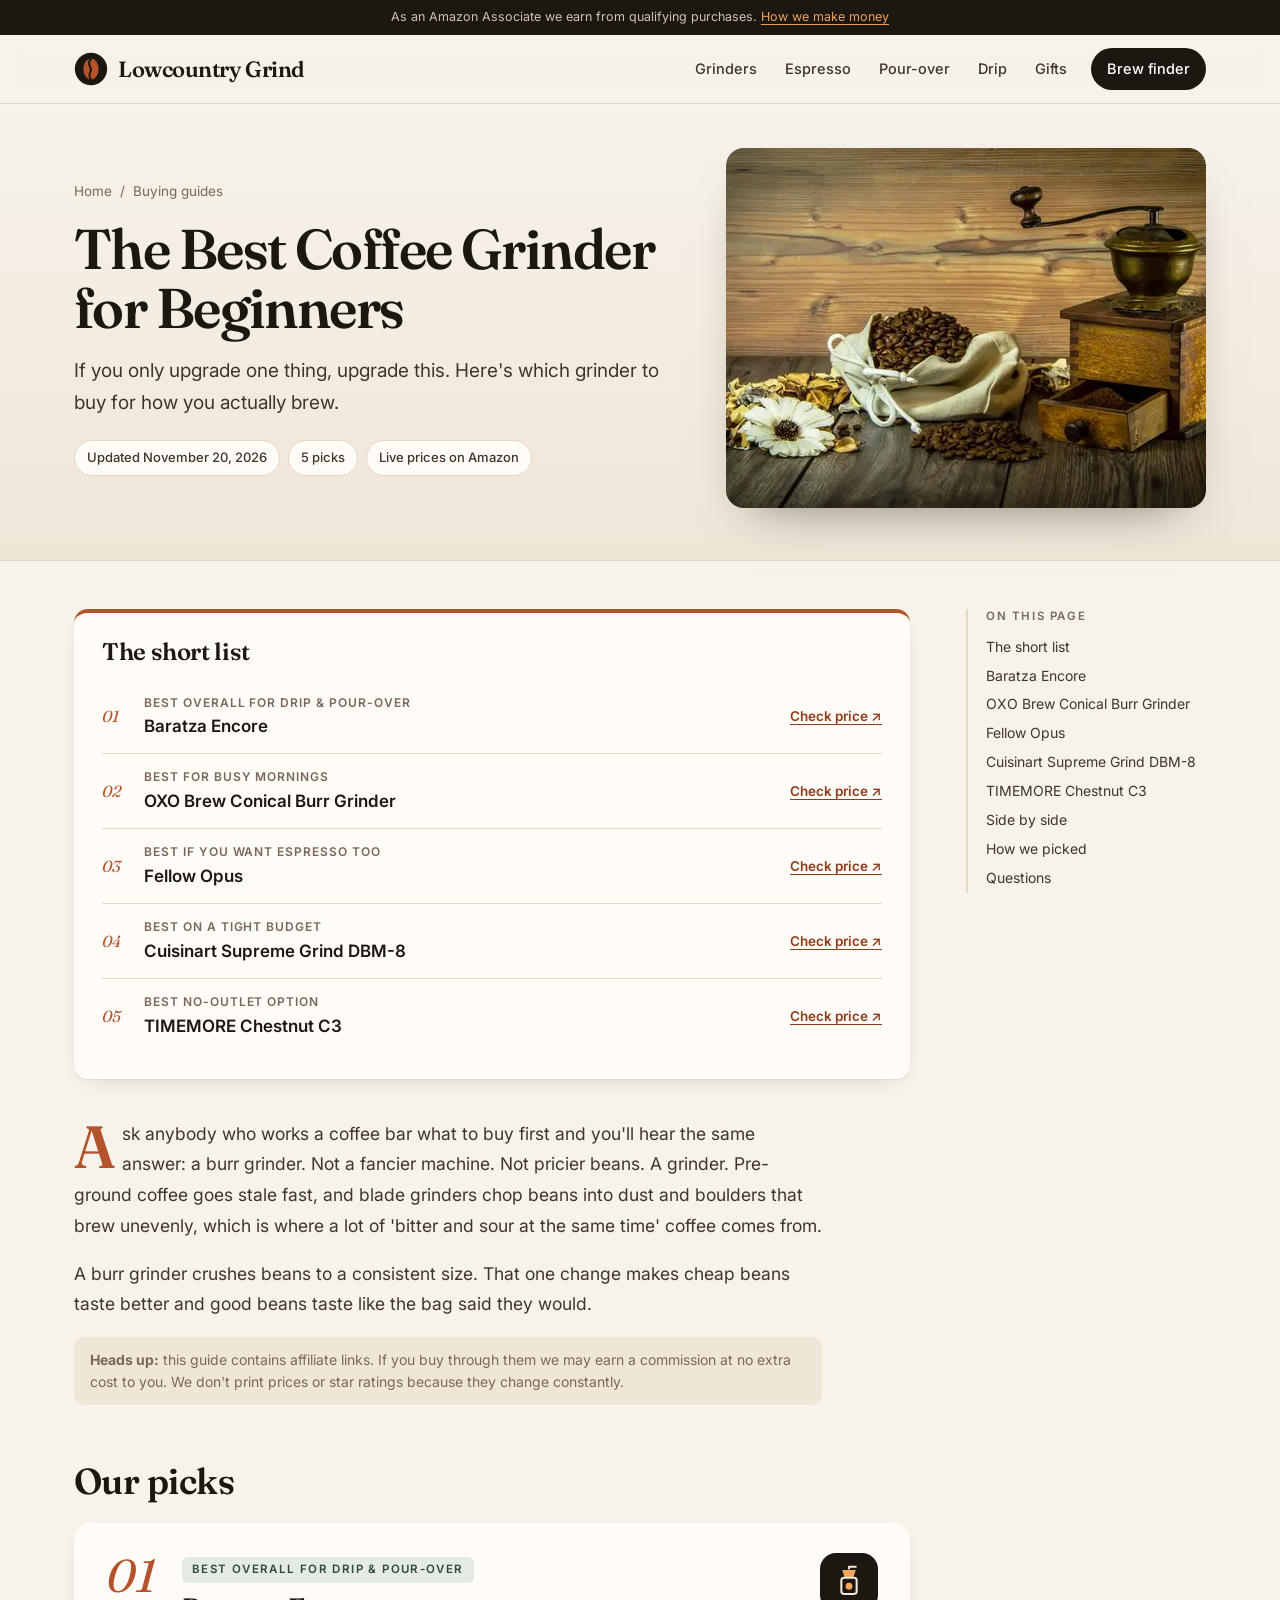
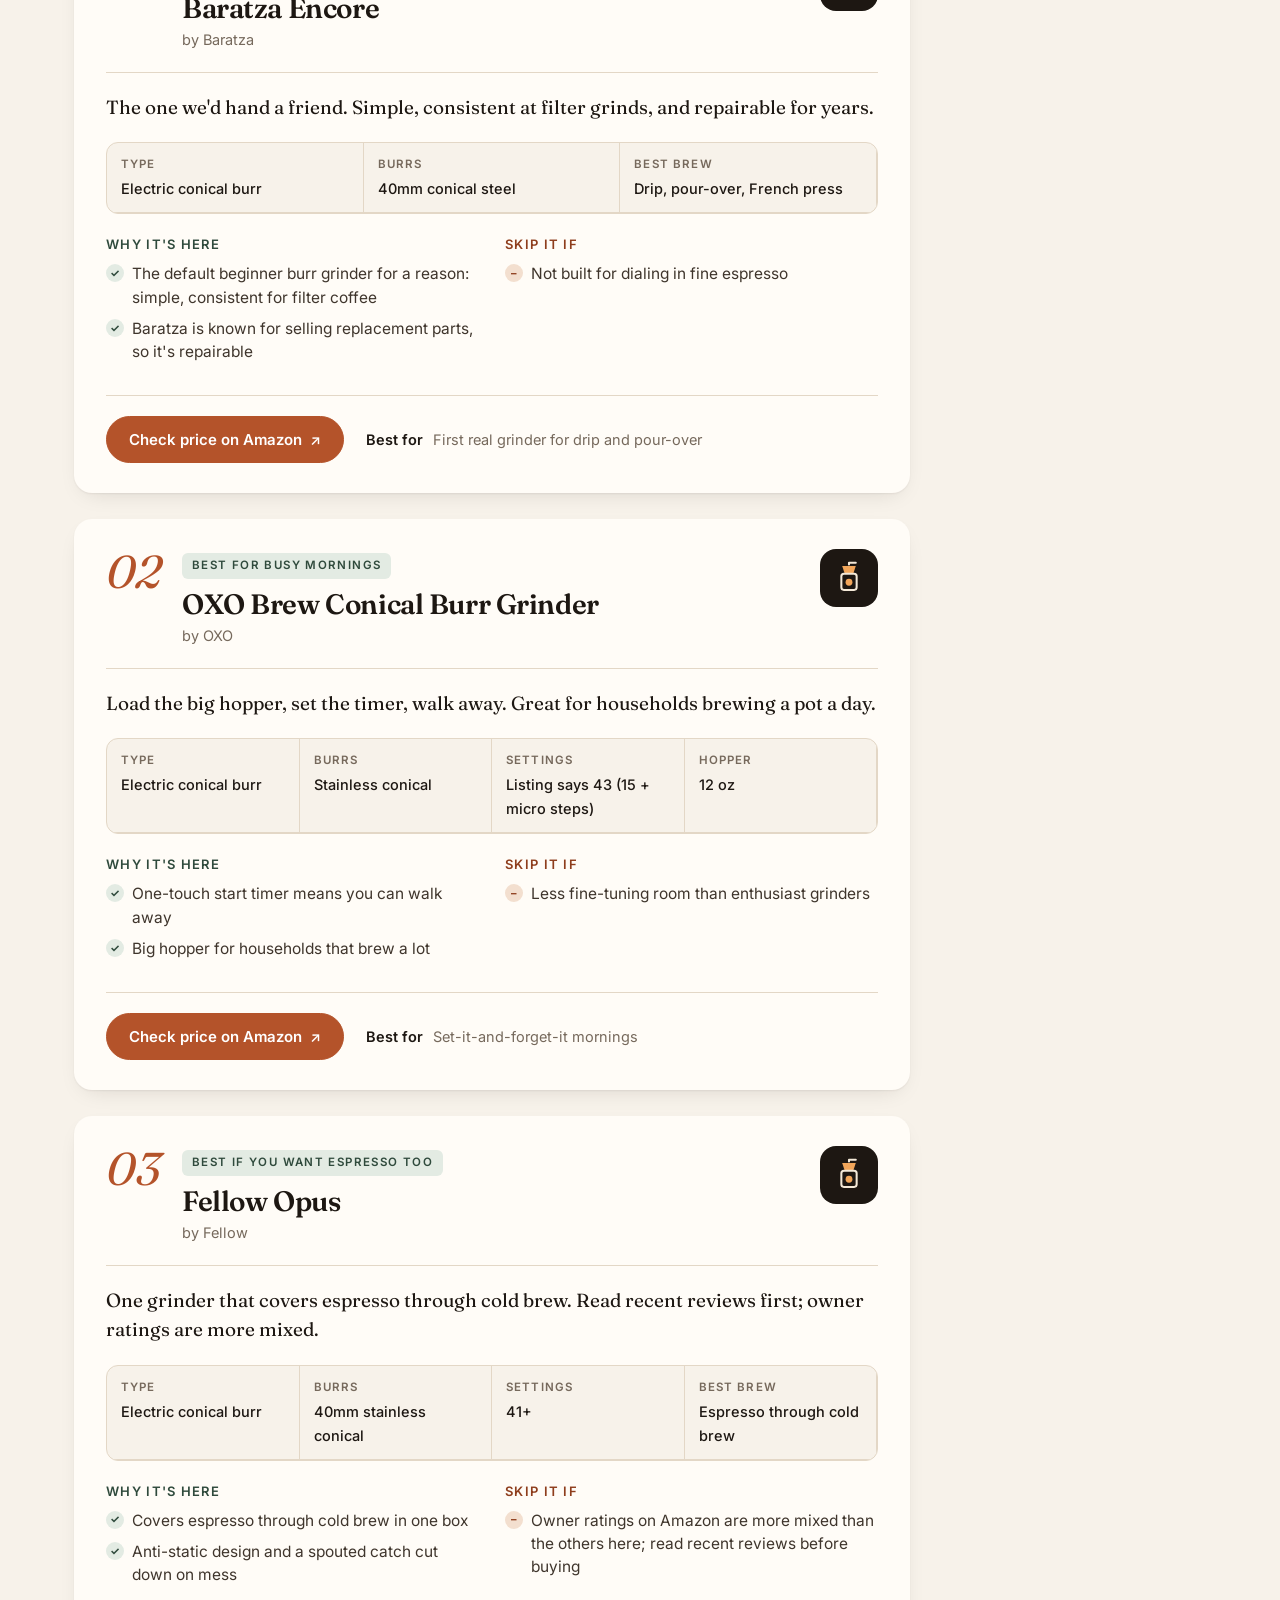
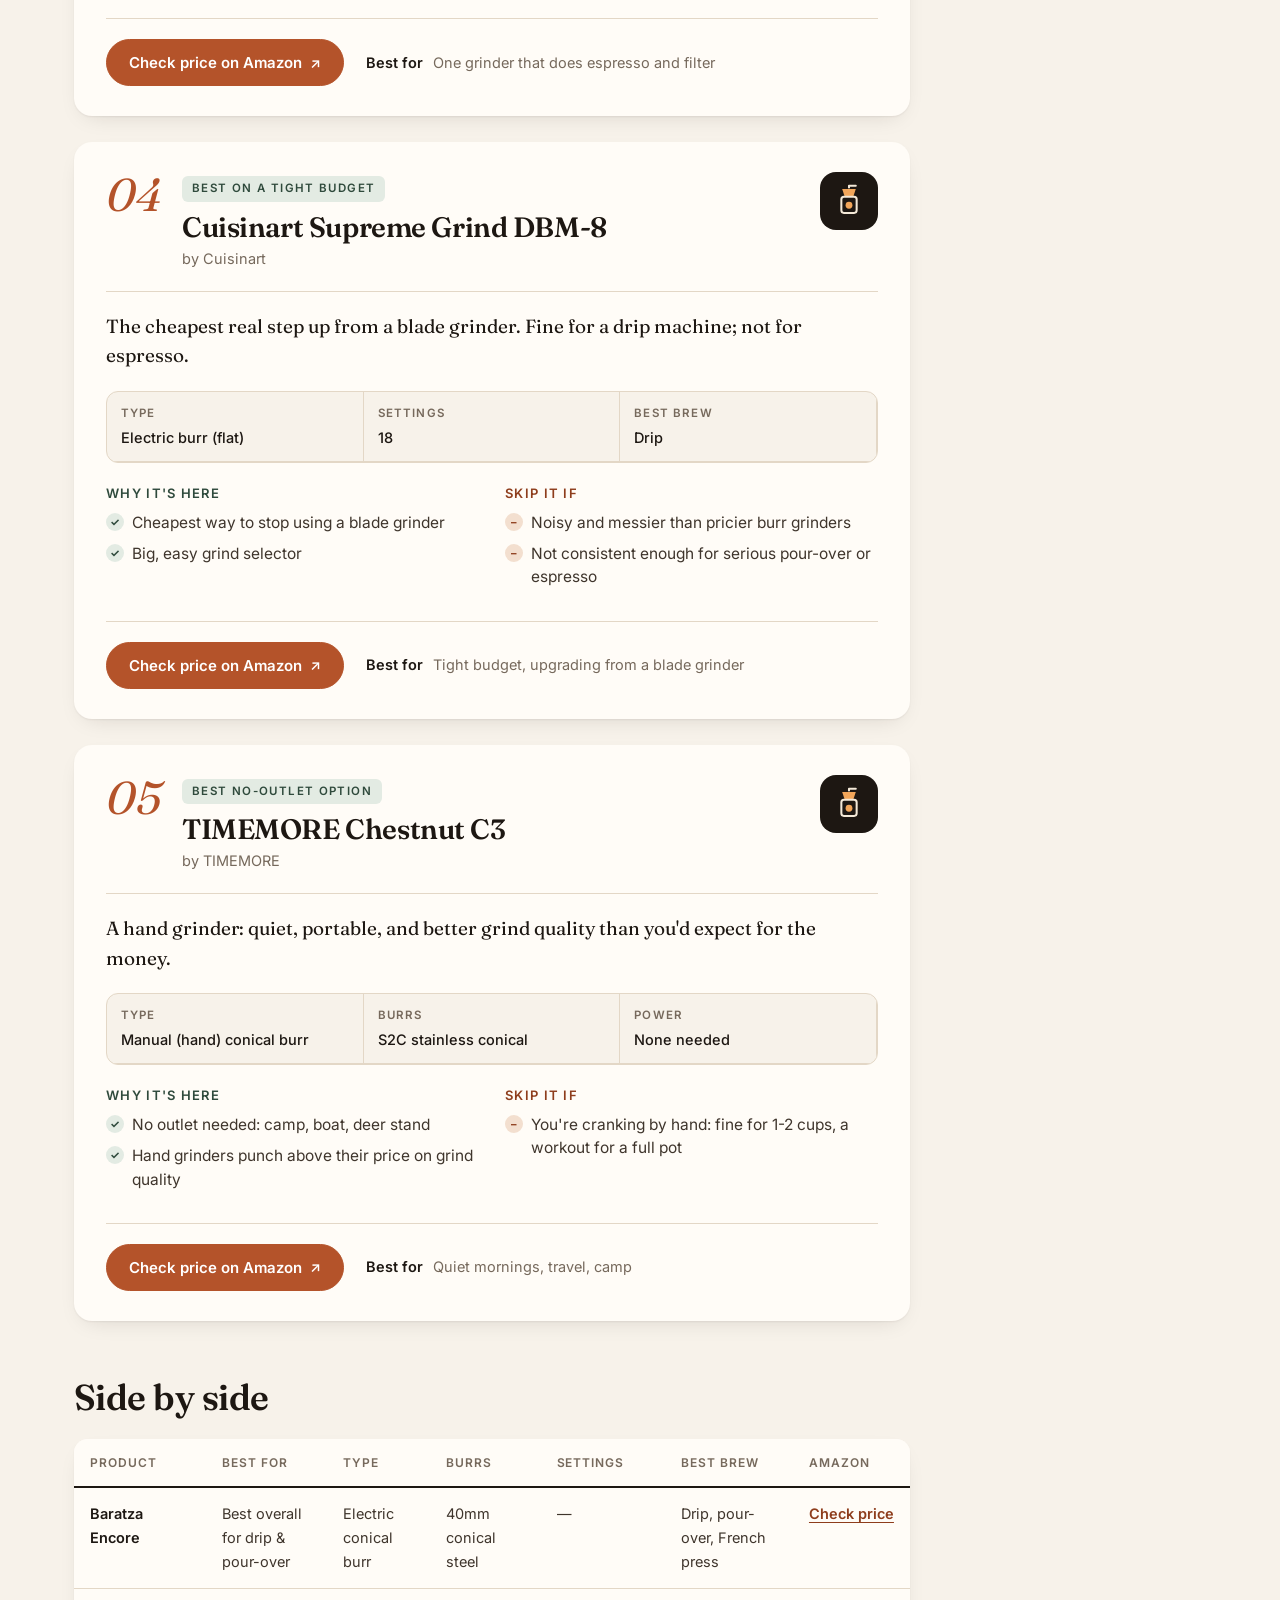
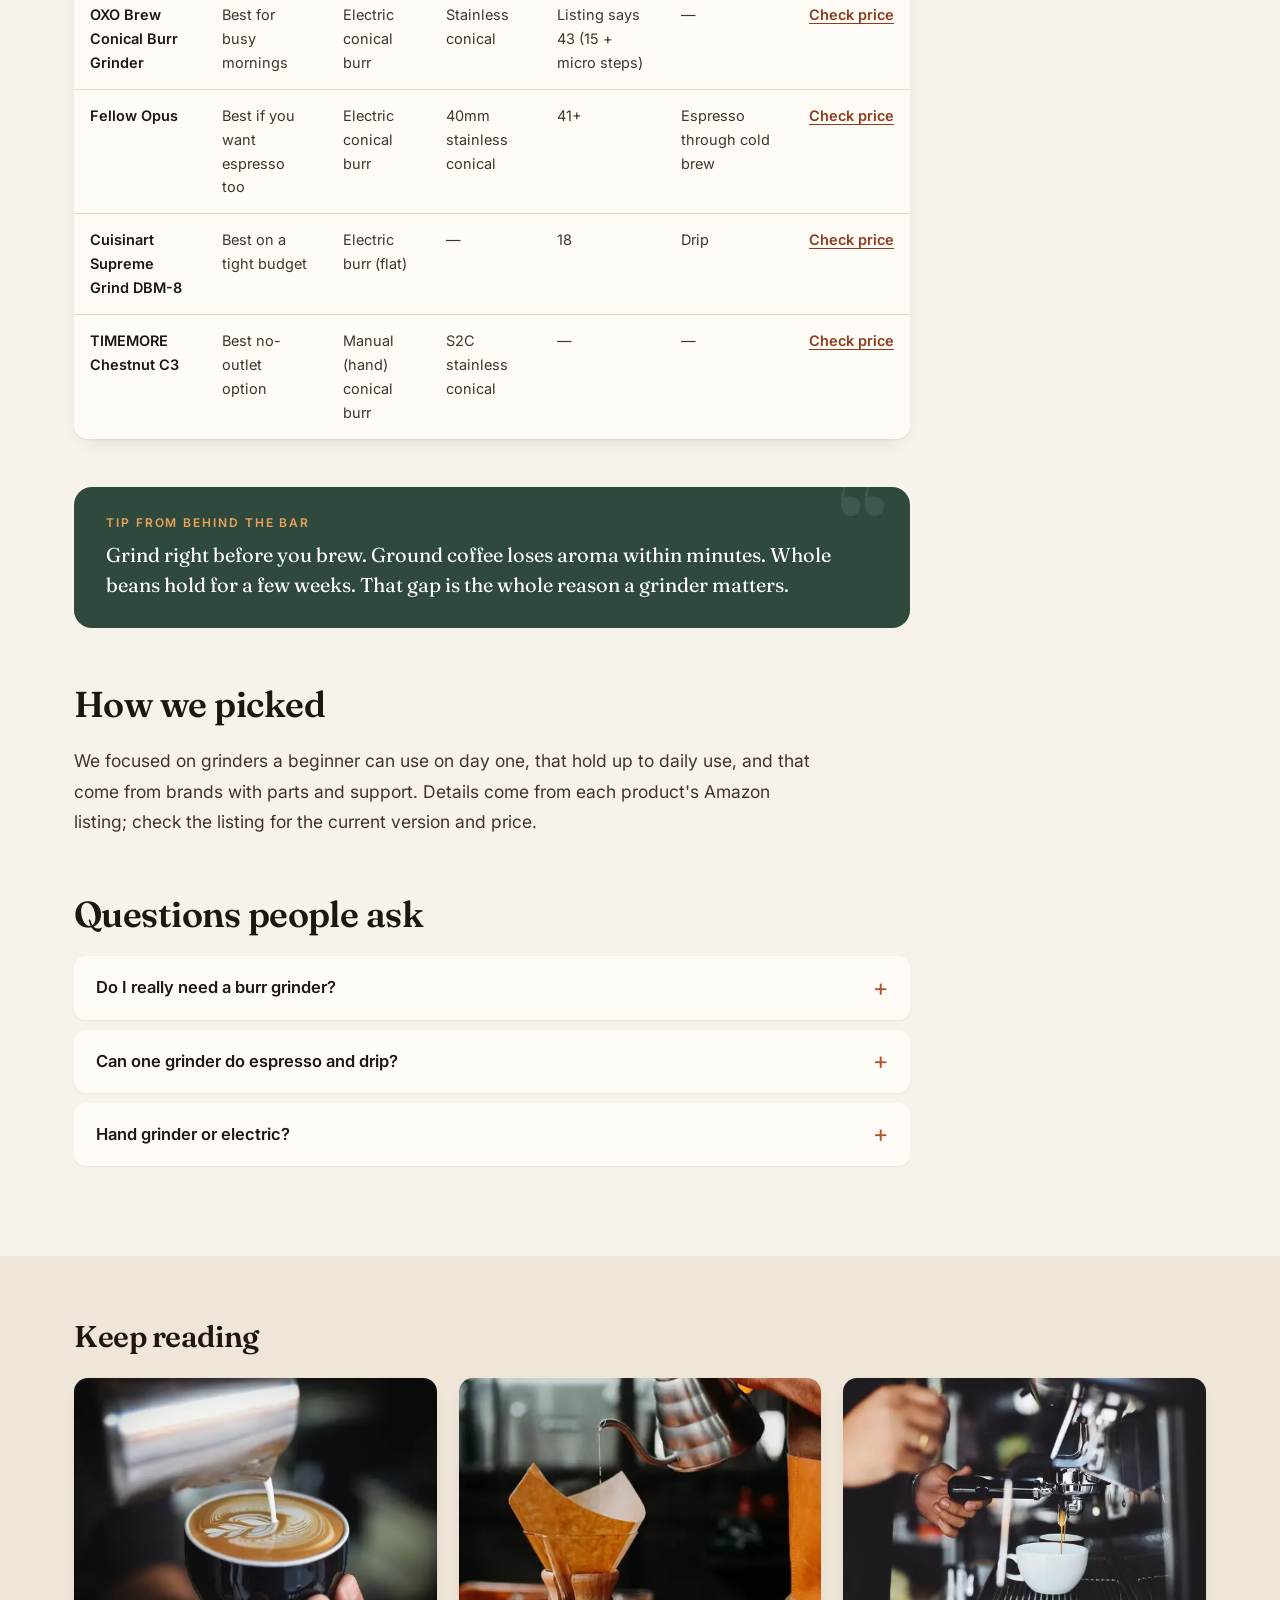
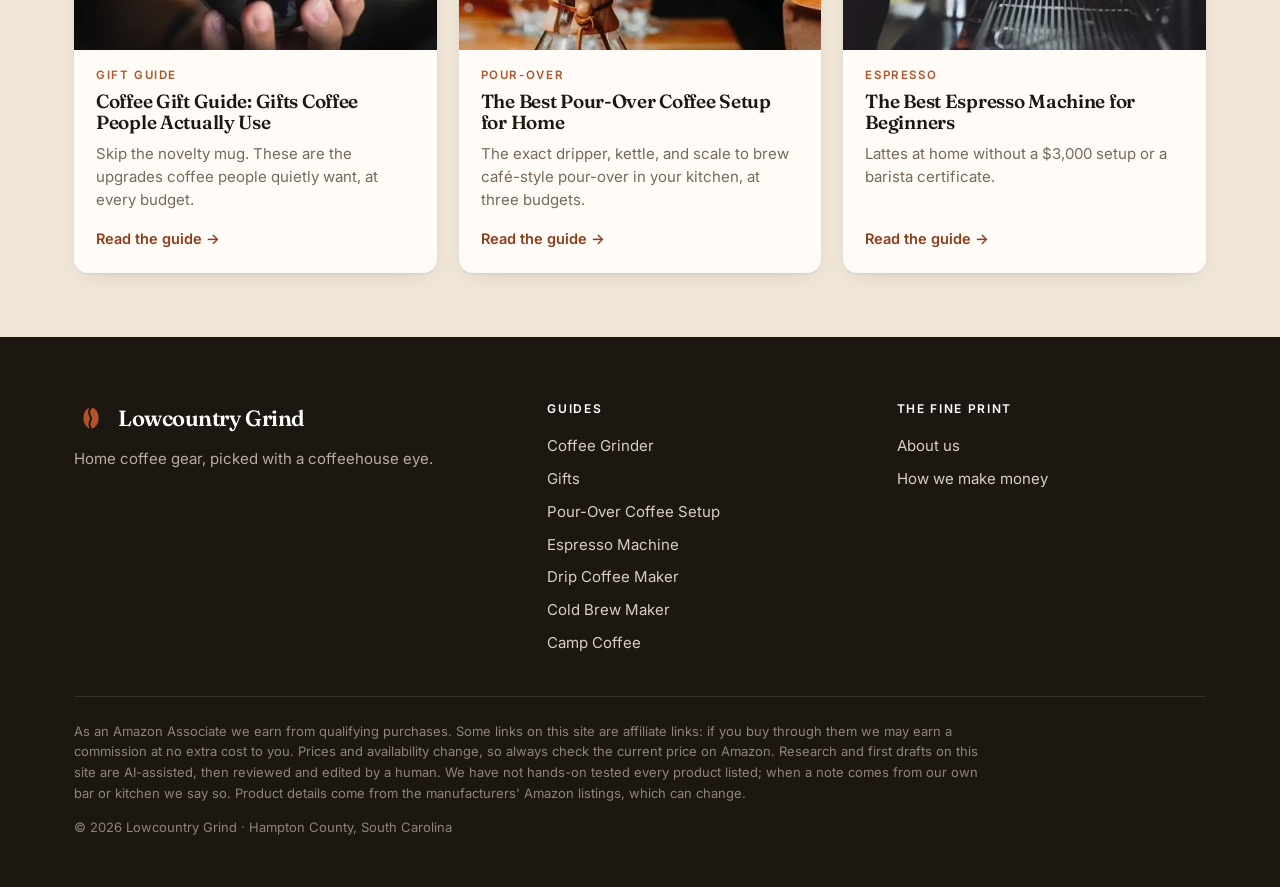
<file: site/best-coffee-grinder-for-beginners.html>
<!doctype html>
<html lang="en">
<head>
<meta charset="utf-8">
<meta name="viewport" content="width=device-width,initial-scale=1">
<title>The Best Coffee Grinder for Beginners (2026) | Lowcountry Grind</title>
<meta name="description" content="If you only upgrade one thing, upgrade this. Here&#x27;s which grinder to buy for how you actually brew.">
<link rel="canonical" href="https://lowcountrygrind.com/best-coffee-grinder-for-beginners.html">
<meta name="theme-color" content="#1d1712">
<meta property="og:site_name" content="Lowcountry Grind">
<meta property="og:title" content="The Best Coffee Grinder for Beginners (2026) | Lowcountry Grind">
<meta property="og:description" content="If you only upgrade one thing, upgrade this. Here&#x27;s which grinder to buy for how you actually brew.">
<meta property="og:type" content="website">
<meta property="og:url" content="https://lowcountrygrind.com/best-coffee-grinder-for-beginners.html">
<meta property="og:image" content="https://lowcountrygrind.com/img/grinder.webp">
<meta name="twitter:card" content="summary_large_image">
<link rel="icon" href="favicon.svg" type="image/svg+xml">
<link rel="preconnect" href="https://fonts.googleapis.com"><link rel="preconnect" href="https://fonts.gstatic.com" crossorigin>
<link href="https://fonts.googleapis.com/css2?family=Fraunces:ital,opsz,wght@0,9..144,400;0,9..144,600;0,9..144,700;1,9..144,400;1,9..144,600&family=Inter:wght@400;500;600;700&display=swap" rel="stylesheet">
<link rel="stylesheet" href="style.css">
<script type="application/ld+json">{"@context": "https://schema.org", "@type": "ItemList", "name": "The Best Coffee Grinder for Beginners", "itemListElement": [{"@type": "ListItem", "position": 1, "name": "Baratza Encore"}, {"@type": "ListItem", "position": 2, "name": "OXO Brew Conical Burr Grinder"}, {"@type": "ListItem", "position": 3, "name": "Fellow Opus"}, {"@type": "ListItem", "position": 4, "name": "Cuisinart Supreme Grind DBM-8"}, {"@type": "ListItem", "position": 5, "name": "TIMEMORE Chestnut C3"}]}</script>
</head>
<body>
<div class="disc-bar">As an Amazon Associate we earn from qualifying purchases. <a href="disclosure.html">How we make money</a></div>
<header class="top"><div class="wrap nav">
<a class="logo" href="index.html" aria-label="Lowcountry Grind home"><svg viewBox="0 0 40 40" aria-hidden="true"><circle cx="20" cy="20" r="19" fill="#1d1712"/><ellipse cx="20" cy="20" rx="9" ry="12.5" fill="#b4532a"/><path d="M20 8c-5 4.5-1 9.5 0 12s-5 7.5 0 12" fill="none" stroke="#1d1712" stroke-width="2.4" stroke-linecap="round"/></svg><span class="wordmark">Lowcountry Grind</span></a>
<input type="checkbox" id="navt" class="navt" aria-label="Menu"><label for="navt" class="burger" aria-hidden="true"><span></span></label>
<nav class="menu"><a href="best-coffee-grinder-for-beginners.html">Grinders</a><a href="best-espresso-machine-for-beginners.html">Espresso</a><a href="best-pour-over-coffee-setup.html">Pour-over</a><a href="best-drip-coffee-maker-for-families.html">Drip</a><a href="coffee-gift-guide.html">Gifts</a><a class="nav-cta" href="index.html#finder">Brew finder</a></nav>
</div></header>
<header class="g-hero"><div class="wrap g-hero-grid">
<div class="g-hero-copy">
<nav class="crumbs"><a href="index.html">Home</a><span>/</span><a href="index.html#guides">Buying guides</a></nav>
<h1>The Best Coffee Grinder for Beginners</h1>
<p class="dek">If you only upgrade one thing, upgrade this. Here&#x27;s which grinder to buy for how you actually brew.</p>
<div class="meta"><span>Updated November 20, 2026</span><span>5 picks</span><span>Live prices on Amazon</span></div>
</div>
<figure class="g-hero-img"><img src="img/grinder.webp" srcset="img/grinder-sm.webp 640w, img/grinder.webp 1200w" sizes="(max-width: 900px) 100vw, 45vw" alt="A hand coffee grinder beside a sack of roasted beans" fetchpriority="high"></figure>
</div></header>

<div class="wrap g-layout">
<main class="g-main">
<section class="quick" id="quick"><h2>The short list</h2><ol><li><span><span class="qa">Best overall for drip &amp; pour-over</span><a class="qn" href="#B007F183LK">Baratza Encore</a></span><a class="qb" href="https://www.amazon.com/dp/B007F183LK?tag=khalmessiah-20" rel="sponsored nofollow noopener" target="_blank">Check price &#8599;</a></li><li><span><span class="qa">Best for busy mornings</span><a class="qn" href="#B07CSKGLMM">OXO Brew Conical Burr Grinder</a></span><a class="qb" href="https://www.amazon.com/dp/B07CSKGLMM?tag=khalmessiah-20" rel="sponsored nofollow noopener" target="_blank">Check price &#8599;</a></li><li><span><span class="qa">Best if you want espresso too</span><a class="qn" href="#B0BV96VPSR">Fellow Opus</a></span><a class="qb" href="https://www.amazon.com/dp/B0BV96VPSR?tag=khalmessiah-20" rel="sponsored nofollow noopener" target="_blank">Check price &#8599;</a></li><li><span><span class="qa">Best on a tight budget</span><a class="qn" href="#B00018RRRK">Cuisinart Supreme Grind DBM-8</a></span><a class="qb" href="https://www.amazon.com/dp/B00018RRRK?tag=khalmessiah-20" rel="sponsored nofollow noopener" target="_blank">Check price &#8599;</a></li><li><span><span class="qa">Best no-outlet option</span><a class="qn" href="#B0CNDBVVDG">TIMEMORE Chestnut C3</a></span><a class="qb" href="https://www.amazon.com/dp/B0CNDBVVDG?tag=khalmessiah-20" rel="sponsored nofollow noopener" target="_blank">Check price &#8599;</a></li></ol></section>
<section class="prose intro"><p>Ask anybody who works a coffee bar what to buy first and you&#x27;ll hear the same answer: a burr grinder. Not a fancier machine. Not pricier beans. A grinder. Pre-ground coffee goes stale fast, and blade grinders chop beans into dust and boulders that brew unevenly, which is where a lot of &#x27;bitter and sour at the same time&#x27; coffee comes from.</p><p>A burr grinder crushes beans to a consistent size. That one change makes cheap beans taste better and good beans taste like the bag said they would.</p>
<p class="disclosure-note"><b>Heads up:</b> this guide contains affiliate links. If you buy through them we may earn a commission at no extra cost to you. We don't print prices or star ratings because they change constantly.</p>
</section>
<h2 class="sec" id="picks">Our picks</h2>
<div class="picks"><article class="pick" id="B007F183LK">
<header class="pick-head">
<span class="pick-num">01</span>
<div class="pick-title"><span class="award">Best overall for drip &amp; pour-over</span><h3>Baratza Encore</h3><div class="brand">by Baratza</div></div>
<span class="pick-glyph"><svg viewBox="0 0 40 40"><path d="M12 6h16l-3 9H15z" fill="#f2a65a"/><rect x="11" y="15" width="18" height="19" rx="3" fill="none" stroke="#f4e9d8" stroke-width="2.4"/><path d="M20 4v-2M20 2h8" stroke="#f4e9d8" stroke-width="2.4" stroke-linecap="round"/><circle cx="20" cy="25" r="4" fill="#f2a65a"/></svg></span>
</header>
<p class="verdict">The one we&#x27;d hand a friend. Simple, consistent at filter grinds, and repairable for years.</p>
<dl class="specs"><div><dt>Type</dt><dd>Electric conical burr</dd></div><div><dt>Burrs</dt><dd>40mm conical steel</dd></div><div><dt>Best brew</dt><dd>Drip, pour-over, French press</dd></div></dl>
<div class="pc"><div class="pro"><h4>Why it's here</h4><ul><li>The default beginner burr grinder for a reason: simple, consistent for filter coffee</li><li>Baratza is known for selling replacement parts, so it&#x27;s repairable</li></ul></div><div class="con"><h4>Skip it if</h4><ul><li>Not built for dialing in fine espresso</li></ul></div></div>
<div class="buy"><a class="btn btn-amz" href="https://www.amazon.com/dp/B007F183LK?tag=khalmessiah-20" rel="sponsored nofollow noopener" target="_blank">Check price on Amazon</a><span class="bestfor"><b>Best for</b> First real grinder for drip and pour-over</span></div>
</article>
<article class="pick" id="B07CSKGLMM">
<header class="pick-head">
<span class="pick-num">02</span>
<div class="pick-title"><span class="award">Best for busy mornings</span><h3>OXO Brew Conical Burr Grinder</h3><div class="brand">by OXO</div></div>
<span class="pick-glyph"><svg viewBox="0 0 40 40"><path d="M12 6h16l-3 9H15z" fill="#f2a65a"/><rect x="11" y="15" width="18" height="19" rx="3" fill="none" stroke="#f4e9d8" stroke-width="2.4"/><path d="M20 4v-2M20 2h8" stroke="#f4e9d8" stroke-width="2.4" stroke-linecap="round"/><circle cx="20" cy="25" r="4" fill="#f2a65a"/></svg></span>
</header>
<p class="verdict">Load the big hopper, set the timer, walk away. Great for households brewing a pot a day.</p>
<dl class="specs"><div><dt>Type</dt><dd>Electric conical burr</dd></div><div><dt>Burrs</dt><dd>Stainless conical</dd></div><div><dt>Settings</dt><dd>Listing says 43 (15 + micro steps)</dd></div><div><dt>Hopper</dt><dd>12 oz</dd></div></dl>
<div class="pc"><div class="pro"><h4>Why it's here</h4><ul><li>One-touch start timer means you can walk away</li><li>Big hopper for households that brew a lot</li></ul></div><div class="con"><h4>Skip it if</h4><ul><li>Less fine-tuning room than enthusiast grinders</li></ul></div></div>
<div class="buy"><a class="btn btn-amz" href="https://www.amazon.com/dp/B07CSKGLMM?tag=khalmessiah-20" rel="sponsored nofollow noopener" target="_blank">Check price on Amazon</a><span class="bestfor"><b>Best for</b> Set-it-and-forget-it mornings</span></div>
</article>
<article class="pick" id="B0BV96VPSR">
<header class="pick-head">
<span class="pick-num">03</span>
<div class="pick-title"><span class="award">Best if you want espresso too</span><h3>Fellow Opus</h3><div class="brand">by Fellow</div></div>
<span class="pick-glyph"><svg viewBox="0 0 40 40"><path d="M12 6h16l-3 9H15z" fill="#f2a65a"/><rect x="11" y="15" width="18" height="19" rx="3" fill="none" stroke="#f4e9d8" stroke-width="2.4"/><path d="M20 4v-2M20 2h8" stroke="#f4e9d8" stroke-width="2.4" stroke-linecap="round"/><circle cx="20" cy="25" r="4" fill="#f2a65a"/></svg></span>
</header>
<p class="verdict">One grinder that covers espresso through cold brew. Read recent reviews first; owner ratings are more mixed.</p>
<dl class="specs"><div><dt>Type</dt><dd>Electric conical burr</dd></div><div><dt>Burrs</dt><dd>40mm stainless conical</dd></div><div><dt>Settings</dt><dd>41+</dd></div><div><dt>Best brew</dt><dd>Espresso through cold brew</dd></div></dl>
<div class="pc"><div class="pro"><h4>Why it's here</h4><ul><li>Covers espresso through cold brew in one box</li><li>Anti-static design and a spouted catch cut down on mess</li></ul></div><div class="con"><h4>Skip it if</h4><ul><li>Owner ratings on Amazon are more mixed than the others here; read recent reviews before buying</li></ul></div></div>
<div class="buy"><a class="btn btn-amz" href="https://www.amazon.com/dp/B0BV96VPSR?tag=khalmessiah-20" rel="sponsored nofollow noopener" target="_blank">Check price on Amazon</a><span class="bestfor"><b>Best for</b> One grinder that does espresso and filter</span></div>
</article>
<article class="pick" id="B00018RRRK">
<header class="pick-head">
<span class="pick-num">04</span>
<div class="pick-title"><span class="award">Best on a tight budget</span><h3>Cuisinart Supreme Grind DBM-8</h3><div class="brand">by Cuisinart</div></div>
<span class="pick-glyph"><svg viewBox="0 0 40 40"><path d="M12 6h16l-3 9H15z" fill="#f2a65a"/><rect x="11" y="15" width="18" height="19" rx="3" fill="none" stroke="#f4e9d8" stroke-width="2.4"/><path d="M20 4v-2M20 2h8" stroke="#f4e9d8" stroke-width="2.4" stroke-linecap="round"/><circle cx="20" cy="25" r="4" fill="#f2a65a"/></svg></span>
</header>
<p class="verdict">The cheapest real step up from a blade grinder. Fine for a drip machine; not for espresso.</p>
<dl class="specs"><div><dt>Type</dt><dd>Electric burr (flat)</dd></div><div><dt>Settings</dt><dd>18</dd></div><div><dt>Best brew</dt><dd>Drip</dd></div></dl>
<div class="pc"><div class="pro"><h4>Why it's here</h4><ul><li>Cheapest way to stop using a blade grinder</li><li>Big, easy grind selector</li></ul></div><div class="con"><h4>Skip it if</h4><ul><li>Noisy and messier than pricier burr grinders</li><li>Not consistent enough for serious pour-over or espresso</li></ul></div></div>
<div class="buy"><a class="btn btn-amz" href="https://www.amazon.com/dp/B00018RRRK?tag=khalmessiah-20" rel="sponsored nofollow noopener" target="_blank">Check price on Amazon</a><span class="bestfor"><b>Best for</b> Tight budget, upgrading from a blade grinder</span></div>
</article>
<article class="pick" id="B0CNDBVVDG">
<header class="pick-head">
<span class="pick-num">05</span>
<div class="pick-title"><span class="award">Best no-outlet option</span><h3>TIMEMORE Chestnut C3</h3><div class="brand">by TIMEMORE</div></div>
<span class="pick-glyph"><svg viewBox="0 0 40 40"><path d="M12 6h16l-3 9H15z" fill="#f2a65a"/><rect x="11" y="15" width="18" height="19" rx="3" fill="none" stroke="#f4e9d8" stroke-width="2.4"/><path d="M20 4v-2M20 2h8" stroke="#f4e9d8" stroke-width="2.4" stroke-linecap="round"/><circle cx="20" cy="25" r="4" fill="#f2a65a"/></svg></span>
</header>
<p class="verdict">A hand grinder: quiet, portable, and better grind quality than you&#x27;d expect for the money.</p>
<dl class="specs"><div><dt>Type</dt><dd>Manual (hand) conical burr</dd></div><div><dt>Burrs</dt><dd>S2C stainless conical</dd></div><div><dt>Power</dt><dd>None needed</dd></div></dl>
<div class="pc"><div class="pro"><h4>Why it's here</h4><ul><li>No outlet needed: camp, boat, deer stand</li><li>Hand grinders punch above their price on grind quality</li></ul></div><div class="con"><h4>Skip it if</h4><ul><li>You&#x27;re cranking by hand: fine for 1-2 cups, a workout for a full pot</li></ul></div></div>
<div class="buy"><a class="btn btn-amz" href="https://www.amazon.com/dp/B0CNDBVVDG?tag=khalmessiah-20" rel="sponsored nofollow noopener" target="_blank">Check price on Amazon</a><span class="bestfor"><b>Best for</b> Quiet mornings, travel, camp</span></div>
</article>
</div>
<h2 class="sec" id="compare">Side by side</h2>
<div class="tablewrap"><table class="cmp"><thead><tr><th>Product</th><th>Best for</th><th>Type</th><th>Burrs</th><th>Settings</th><th>Best brew</th><th>Amazon</th></tr></thead><tbody><tr><td><a href="#B007F183LK">Baratza Encore</a></td><td>Best overall for drip &amp; pour-over</td><td>Electric conical burr</td><td>40mm conical steel</td><td>—</td><td>Drip, pour-over, French press</td><td><a href="https://www.amazon.com/dp/B007F183LK?tag=khalmessiah-20" rel="sponsored nofollow noopener" target="_blank">Check price</a></td></tr><tr><td><a href="#B07CSKGLMM">OXO Brew Conical Burr Grinder</a></td><td>Best for busy mornings</td><td>Electric conical burr</td><td>Stainless conical</td><td>Listing says 43 (15 + micro steps)</td><td>—</td><td><a href="https://www.amazon.com/dp/B07CSKGLMM?tag=khalmessiah-20" rel="sponsored nofollow noopener" target="_blank">Check price</a></td></tr><tr><td><a href="#B0BV96VPSR">Fellow Opus</a></td><td>Best if you want espresso too</td><td>Electric conical burr</td><td>40mm stainless conical</td><td>41+</td><td>Espresso through cold brew</td><td><a href="https://www.amazon.com/dp/B0BV96VPSR?tag=khalmessiah-20" rel="sponsored nofollow noopener" target="_blank">Check price</a></td></tr><tr><td><a href="#B00018RRRK">Cuisinart Supreme Grind DBM-8</a></td><td>Best on a tight budget</td><td>Electric burr (flat)</td><td>—</td><td>18</td><td>Drip</td><td><a href="https://www.amazon.com/dp/B00018RRRK?tag=khalmessiah-20" rel="sponsored nofollow noopener" target="_blank">Check price</a></td></tr><tr><td><a href="#B0CNDBVVDG">TIMEMORE Chestnut C3</a></td><td>Best no-outlet option</td><td>Manual (hand) conical burr</td><td>S2C stainless conical</td><td>—</td><td>—</td><td><a href="https://www.amazon.com/dp/B0CNDBVVDG?tag=khalmessiah-20" rel="sponsored nofollow noopener" target="_blank">Check price</a></td></tr></tbody></table></div>
<aside class="bartip"><div class="bartip-k">Tip from behind the bar</div><p>Grind right before you brew. Ground coffee loses aroma within minutes. Whole beans hold for a few weeks. That gap is the whole reason a grinder matters.</p></aside>
<section class="prose"><h2 class="sec" id="how">How we picked</h2><p>We focused on grinders a beginner can use on day one, that hold up to daily use, and that come from brands with parts and support. Details come from each product&#x27;s Amazon listing; check the listing for the current version and price.</p></section>
<section class="faq"><h2 class="sec" id="faq">Questions people ask</h2><details><summary>Do I really need a burr grinder?</summary><p>If you&#x27;re happy with your coffee, no. If it&#x27;s ever bitter, sour, or flat, a burr grinder is the fix that does the most per dollar.</p></details><details><summary>Can one grinder do espresso and drip?</summary><p>Some can (the Fellow Opus is built for it), but espresso needs very fine, very small adjustments. Most beginner grinders are tuned for filter coffee.</p></details><details><summary>Hand grinder or electric?</summary><p>Hand grinders are quiet and often grind more evenly per dollar, but cranking for a full 10-cup pot gets old. Electric if you brew for a family.</p></details></section>
</main>
<aside class="g-side"><div class="toc"><div class="toc-k">On this page</div><a href="#quick">The short list</a><a href="#B007F183LK">Baratza Encore</a><a href="#B07CSKGLMM">OXO Brew Conical Burr Grinder</a><a href="#B0BV96VPSR">Fellow Opus</a><a href="#B00018RRRK">Cuisinart Supreme Grind DBM-8</a><a href="#B0CNDBVVDG">TIMEMORE Chestnut C3</a><a href="#compare">Side by side</a><a href="#how">How we picked</a><a href="#faq">Questions</a></div></aside>
</div>
<section class="related"><div class="wrap"><h2>Keep reading</h2><div class="cards"><a class="gcard" href="coffee-gift-guide.html"><div class="ph"><img src="img/gift-sm.webp" alt="Latte art in a cup held in two hands" loading="lazy" width="640" height="427"></div><div class="gc-body"><span class="tag">Gift guide</span><h3>Coffee Gift Guide: Gifts Coffee People Actually Use</h3><p>Skip the novelty mug. These are the upgrades coffee people quietly want, at every budget.</p><span class="go">Read the guide &rarr;</span></div></a><a class="gcard" href="best-pour-over-coffee-setup.html"><div class="ph"><img src="img/pourover-sm.webp" alt="Water poured from a gooseneck kettle into a pour-over brewer" loading="lazy" width="640" height="427"></div><div class="gc-body"><span class="tag">Pour-over</span><h3>The Best Pour-Over Coffee Setup for Home</h3><p>The exact dripper, kettle, and scale to brew café-style pour-over in your kitchen, at three budgets.</p><span class="go">Read the guide &rarr;</span></div></a><a class="gcard" href="best-espresso-machine-for-beginners.html"><div class="ph"><img src="img/espresso-sm.webp" alt="Espresso pulling into a white cup" loading="lazy" width="640" height="427"></div><div class="gc-body"><span class="tag">Espresso</span><h3>The Best Espresso Machine for Beginners</h3><p>Lattes at home without a $3,000 setup or a barista certificate.</p><span class="go">Read the guide &rarr;</span></div></a></div></div></section>

<footer class="foot"><div class="wrap">
<div class="foot-top">
<div class="foot-brand"><a class="logo" href="index.html"><svg viewBox="0 0 40 40" aria-hidden="true"><circle cx="20" cy="20" r="19" fill="#1d1712"/><ellipse cx="20" cy="20" rx="9" ry="12.5" fill="#b4532a"/><path d="M20 8c-5 4.5-1 9.5 0 12s-5 7.5 0 12" fill="none" stroke="#1d1712" stroke-width="2.4" stroke-linecap="round"/></svg><span class="wordmark">Lowcountry Grind</span></a><p>Home coffee gear, picked with a coffeehouse eye.</p></div>
<div><h4>Guides</h4><a href="best-coffee-grinder-for-beginners.html">Coffee Grinder</a><a href="coffee-gift-guide.html">Gifts</a><a href="best-pour-over-coffee-setup.html">Pour-Over Coffee Setup</a><a href="best-espresso-machine-for-beginners.html">Espresso Machine</a><a href="best-drip-coffee-maker-for-families.html">Drip Coffee Maker</a><a href="best-cold-brew-maker.html">Cold Brew Maker</a><a href="best-camp-coffee-maker.html">Camp Coffee</a></div>
<div><h4>The fine print</h4><a href="about.html">About us</a><a href="disclosure.html">How we make money</a></div>
</div>
<p class="foot-note">As an Amazon Associate we earn from qualifying purchases. Some links on this site are affiliate links: if you buy through them we may earn a commission at no extra cost to you. Prices and availability change, so always check the current price on Amazon. Research and first drafts on this site are AI-assisted, then reviewed and edited by a human. We have not hands-on tested every product listed; when a note comes from our own bar or kitchen we say so. Product details come from the manufacturers&#x27; Amazon listings, which can change.</p>
<p class="foot-note">&copy; 2026 Lowcountry Grind &middot; Hampton County, South Carolina</p>
</div></footer>
</body>
</html>
</file>
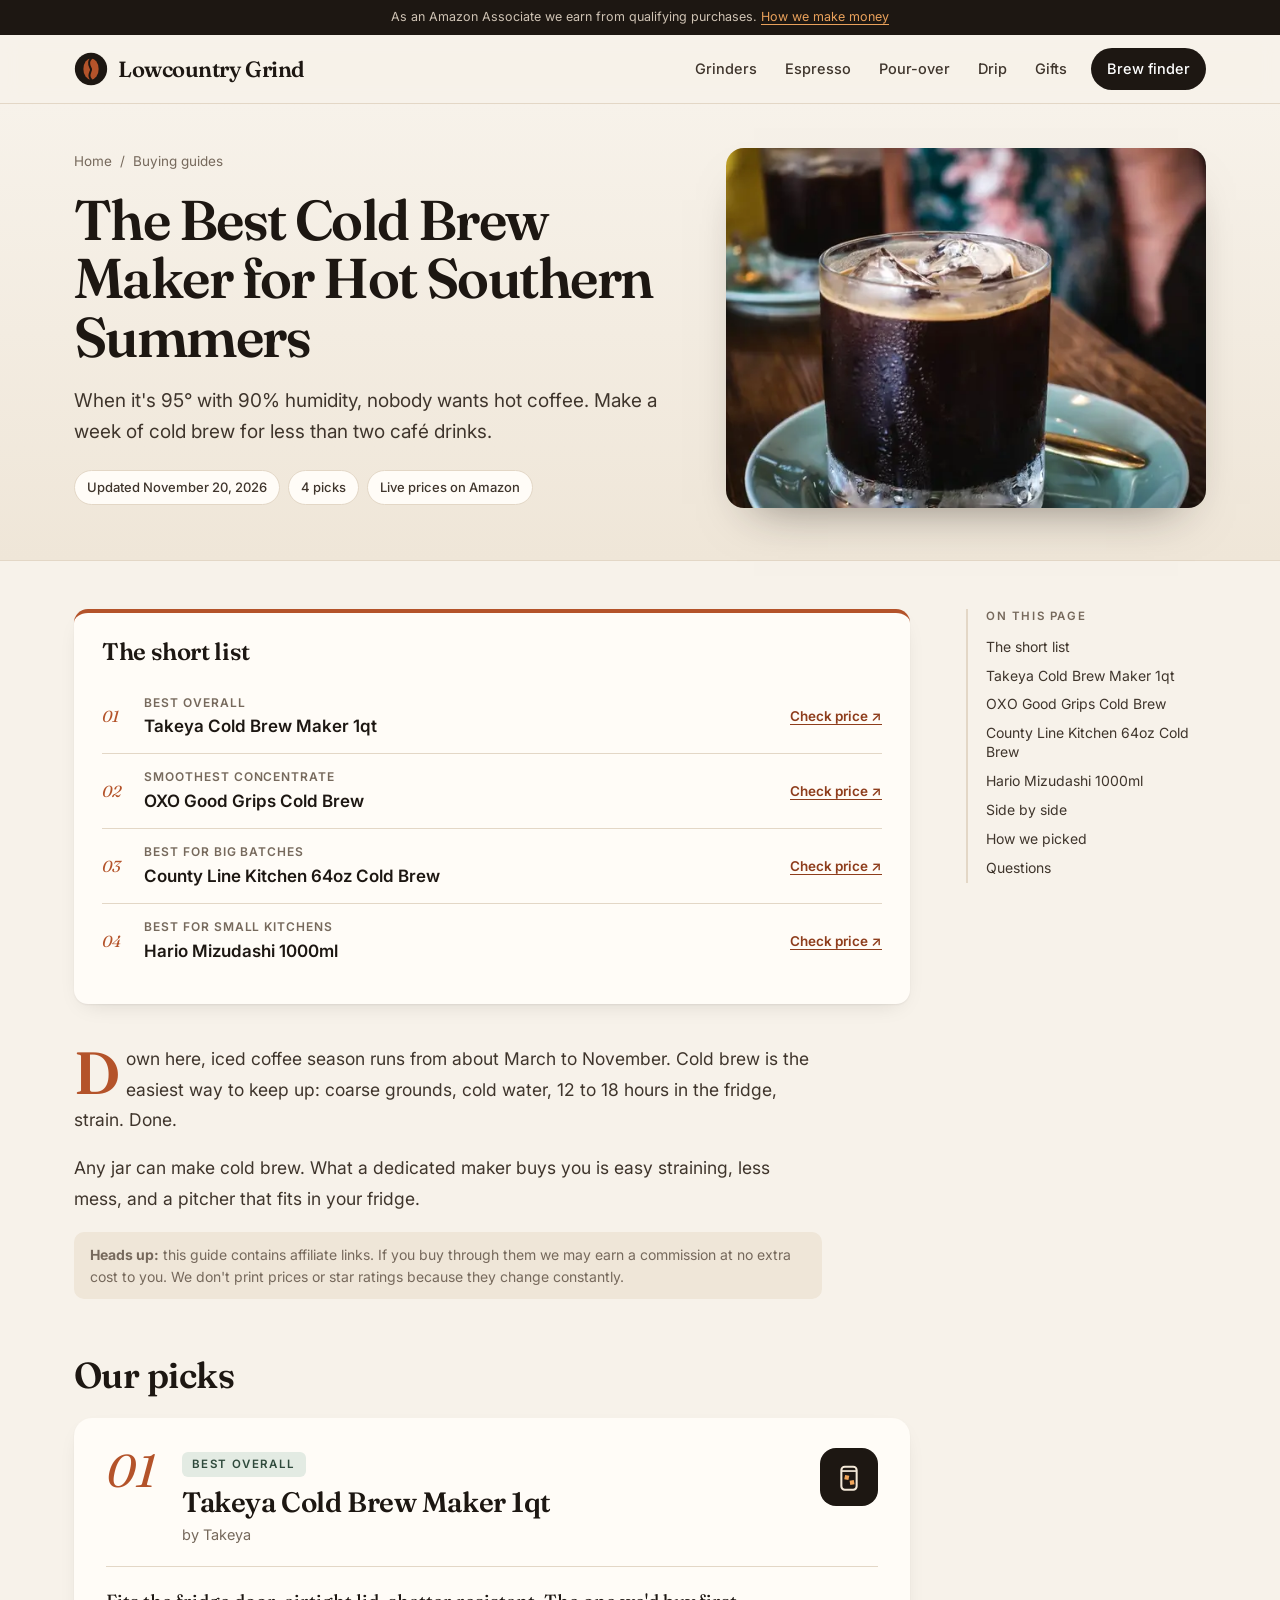
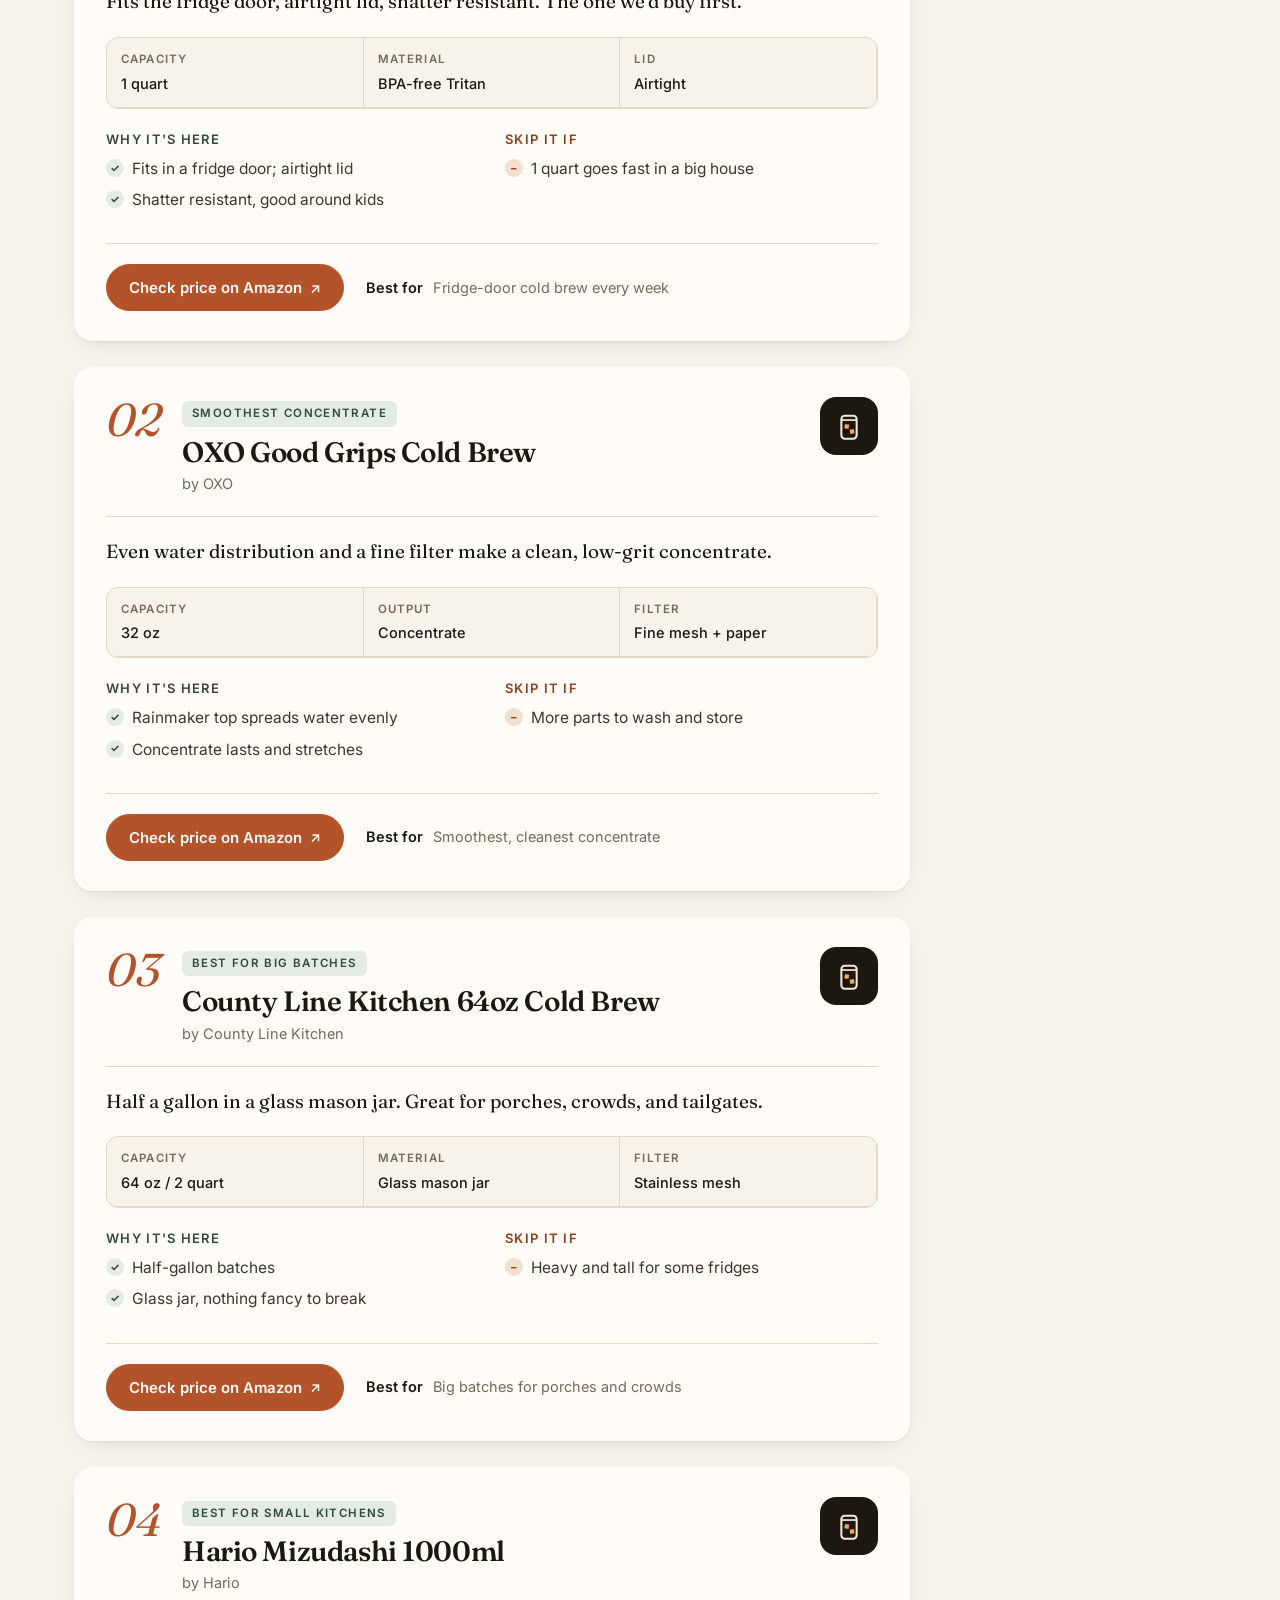
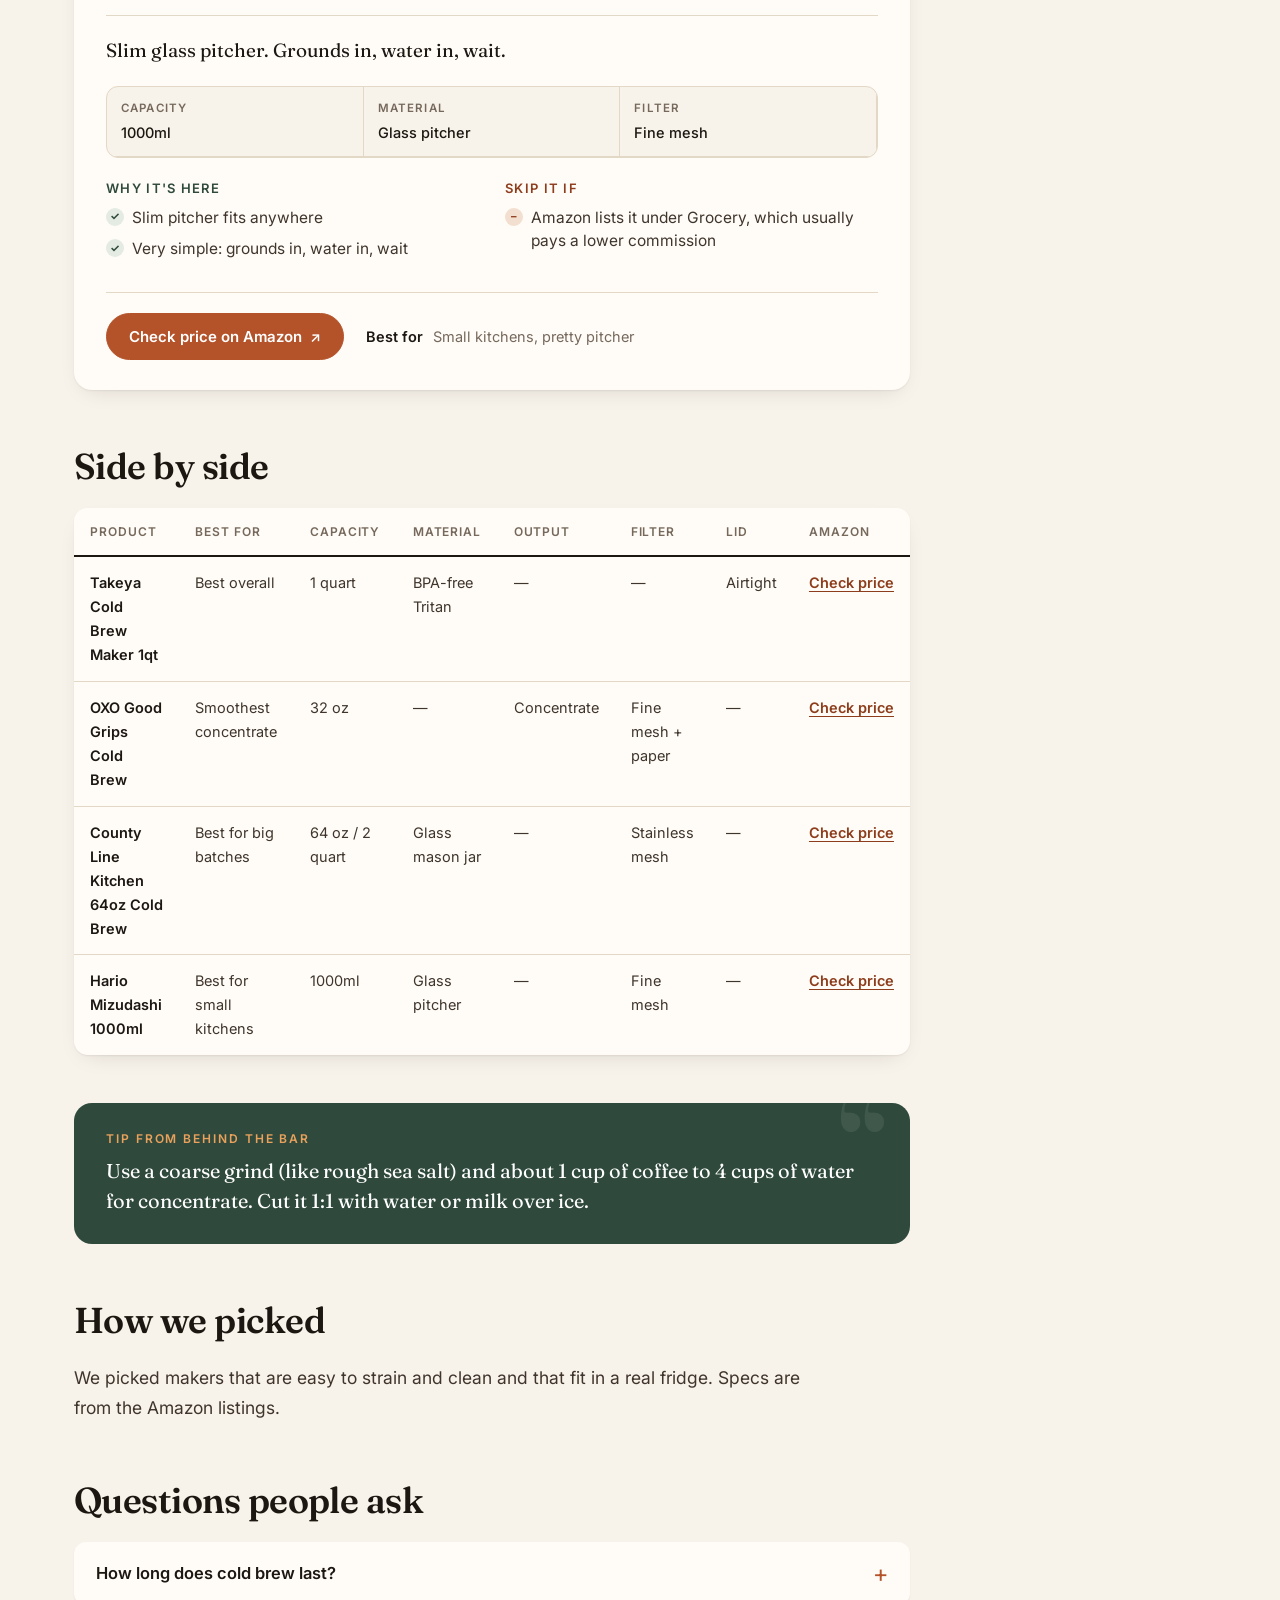
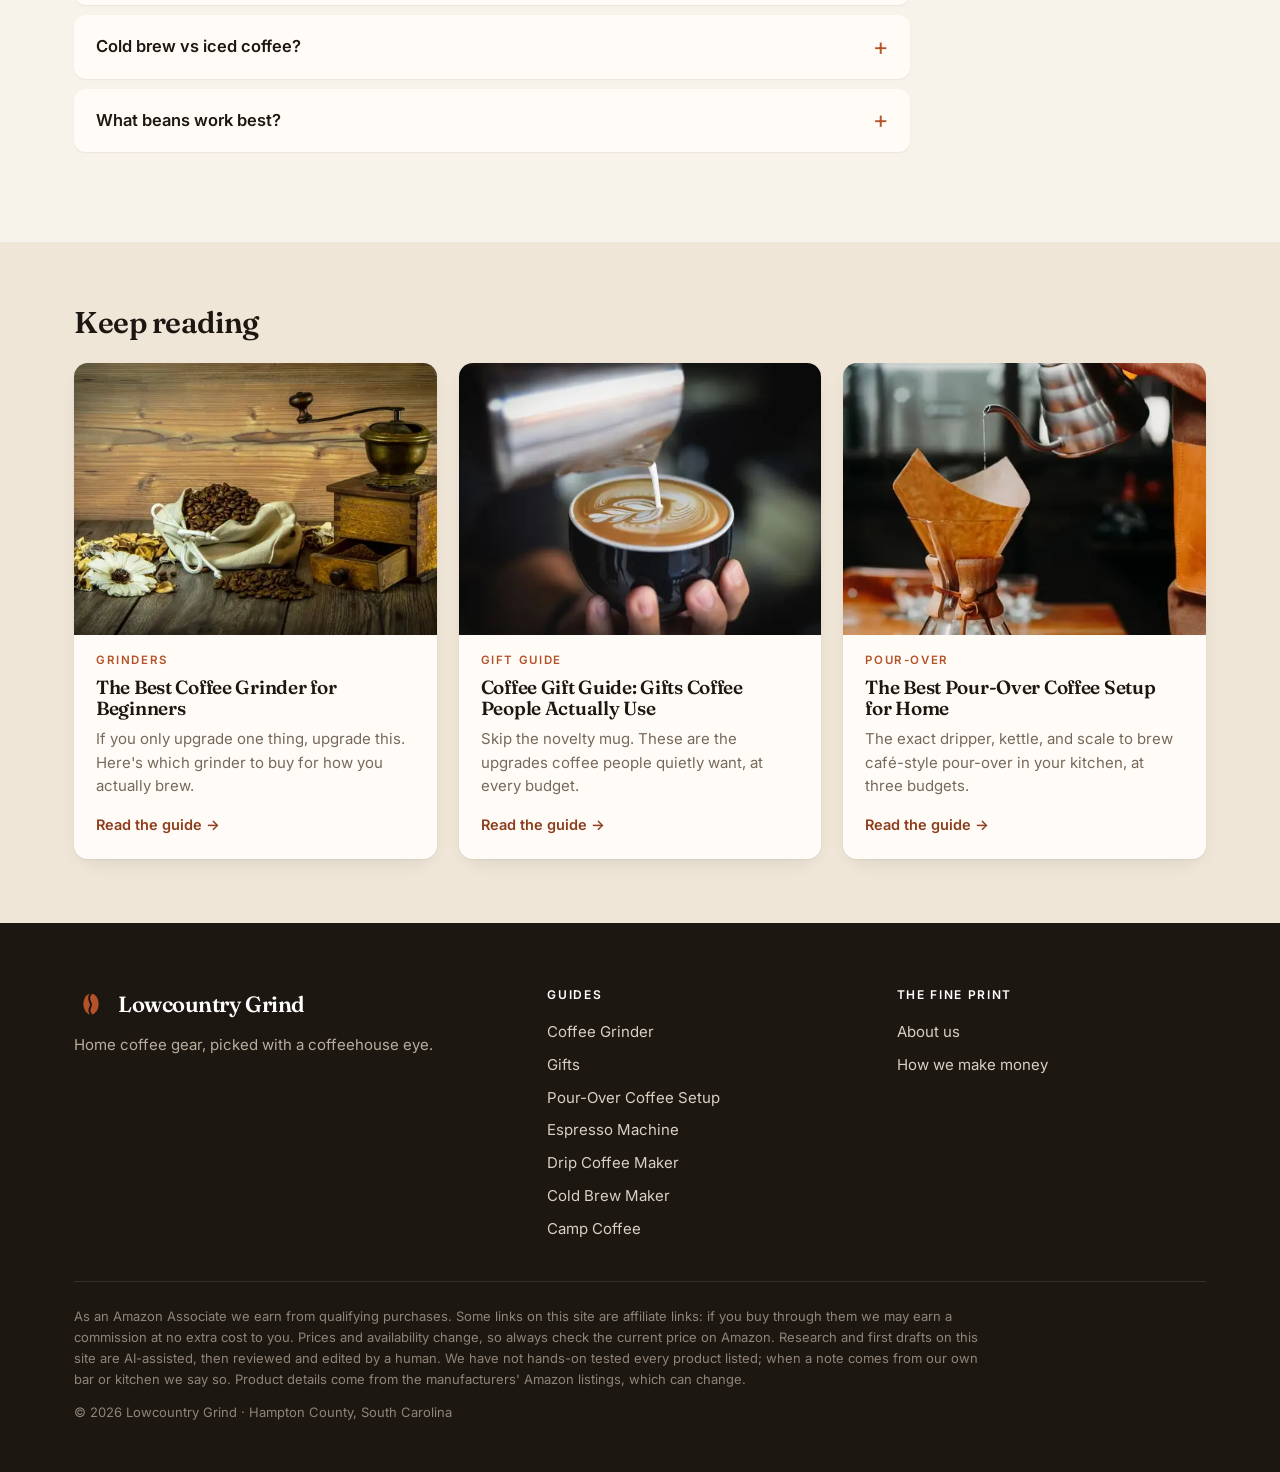
<file: site/best-cold-brew-maker.html>
<!doctype html>
<html lang="en">
<head>
<meta charset="utf-8">
<meta name="viewport" content="width=device-width,initial-scale=1">
<title>The Best Cold Brew Maker for Hot Southern Summers (2026) | Lowcountry Grind</title>
<meta name="description" content="When it&#x27;s 95° with 90% humidity, nobody wants hot coffee. Make a week of cold brew for less than two café drinks.">
<link rel="canonical" href="https://lowcountrygrind.com/best-cold-brew-maker.html">
<meta name="theme-color" content="#1d1712">
<meta property="og:site_name" content="Lowcountry Grind">
<meta property="og:title" content="The Best Cold Brew Maker for Hot Southern Summers (2026) | Lowcountry Grind">
<meta property="og:description" content="When it&#x27;s 95° with 90% humidity, nobody wants hot coffee. Make a week of cold brew for less than two café drinks.">
<meta property="og:type" content="website">
<meta property="og:url" content="https://lowcountrygrind.com/best-cold-brew-maker.html">
<meta property="og:image" content="https://lowcountrygrind.com/img/coldbrew.webp">
<meta name="twitter:card" content="summary_large_image">
<link rel="icon" href="favicon.svg" type="image/svg+xml">
<link rel="preconnect" href="https://fonts.googleapis.com"><link rel="preconnect" href="https://fonts.gstatic.com" crossorigin>
<link href="https://fonts.googleapis.com/css2?family=Fraunces:ital,opsz,wght@0,9..144,400;0,9..144,600;0,9..144,700;1,9..144,400;1,9..144,600&family=Inter:wght@400;500;600;700&display=swap" rel="stylesheet">
<link rel="stylesheet" href="style.css">
<script type="application/ld+json">{"@context": "https://schema.org", "@type": "ItemList", "name": "The Best Cold Brew Maker for Hot Southern Summers", "itemListElement": [{"@type": "ListItem", "position": 1, "name": "Takeya Cold Brew Maker 1qt"}, {"@type": "ListItem", "position": 2, "name": "OXO Good Grips Cold Brew"}, {"@type": "ListItem", "position": 3, "name": "County Line Kitchen 64oz Cold Brew"}, {"@type": "ListItem", "position": 4, "name": "Hario Mizudashi 1000ml"}]}</script>
</head>
<body>
<div class="disc-bar">As an Amazon Associate we earn from qualifying purchases. <a href="disclosure.html">How we make money</a></div>
<header class="top"><div class="wrap nav">
<a class="logo" href="index.html" aria-label="Lowcountry Grind home"><svg viewBox="0 0 40 40" aria-hidden="true"><circle cx="20" cy="20" r="19" fill="#1d1712"/><ellipse cx="20" cy="20" rx="9" ry="12.5" fill="#b4532a"/><path d="M20 8c-5 4.5-1 9.5 0 12s-5 7.5 0 12" fill="none" stroke="#1d1712" stroke-width="2.4" stroke-linecap="round"/></svg><span class="wordmark">Lowcountry Grind</span></a>
<input type="checkbox" id="navt" class="navt" aria-label="Menu"><label for="navt" class="burger" aria-hidden="true"><span></span></label>
<nav class="menu"><a href="best-coffee-grinder-for-beginners.html">Grinders</a><a href="best-espresso-machine-for-beginners.html">Espresso</a><a href="best-pour-over-coffee-setup.html">Pour-over</a><a href="best-drip-coffee-maker-for-families.html">Drip</a><a href="coffee-gift-guide.html">Gifts</a><a class="nav-cta" href="index.html#finder">Brew finder</a></nav>
</div></header>
<header class="g-hero"><div class="wrap g-hero-grid">
<div class="g-hero-copy">
<nav class="crumbs"><a href="index.html">Home</a><span>/</span><a href="index.html#guides">Buying guides</a></nav>
<h1>The Best Cold Brew Maker for Hot Southern Summers</h1>
<p class="dek">When it&#x27;s 95° with 90% humidity, nobody wants hot coffee. Make a week of cold brew for less than two café drinks.</p>
<div class="meta"><span>Updated November 20, 2026</span><span>4 picks</span><span>Live prices on Amazon</span></div>
</div>
<figure class="g-hero-img"><img src="img/coldbrew.webp" srcset="img/coldbrew-sm.webp 640w, img/coldbrew.webp 1200w" sizes="(max-width: 900px) 100vw, 45vw" alt="Iced coffee in a glass" fetchpriority="high"></figure>
</div></header>

<div class="wrap g-layout">
<main class="g-main">
<section class="quick" id="quick"><h2>The short list</h2><ol><li><span><span class="qa">Best overall</span><a class="qn" href="#B00FFLY64U">Takeya Cold Brew Maker 1qt</a></span><a class="qb" href="https://www.amazon.com/dp/B00FFLY64U?tag=khalmessiah-20" rel="sponsored nofollow noopener" target="_blank">Check price &#8599;</a></li><li><span><span class="qa">Smoothest concentrate</span><a class="qn" href="#B00JVSVM36">OXO Good Grips Cold Brew</a></span><a class="qb" href="https://www.amazon.com/dp/B00JVSVM36?tag=khalmessiah-20" rel="sponsored nofollow noopener" target="_blank">Check price &#8599;</a></li><li><span><span class="qa">Best for big batches</span><a class="qn" href="#B07VJJJ764">County Line Kitchen 64oz Cold Brew</a></span><a class="qb" href="https://www.amazon.com/dp/B07VJJJ764?tag=khalmessiah-20" rel="sponsored nofollow noopener" target="_blank">Check price &#8599;</a></li><li><span><span class="qa">Best for small kitchens</span><a class="qn" href="#B00I7JKAQ0">Hario Mizudashi 1000ml</a></span><a class="qb" href="https://www.amazon.com/dp/B00I7JKAQ0?tag=khalmessiah-20" rel="sponsored nofollow noopener" target="_blank">Check price &#8599;</a></li></ol></section>
<section class="prose intro"><p>Down here, iced coffee season runs from about March to November. Cold brew is the easiest way to keep up: coarse grounds, cold water, 12 to 18 hours in the fridge, strain. Done.</p><p>Any jar can make cold brew. What a dedicated maker buys you is easy straining, less mess, and a pitcher that fits in your fridge.</p>
<p class="disclosure-note"><b>Heads up:</b> this guide contains affiliate links. If you buy through them we may earn a commission at no extra cost to you. We don't print prices or star ratings because they change constantly.</p>
</section>
<h2 class="sec" id="picks">Our picks</h2>
<div class="picks"><article class="pick" id="B00FFLY64U">
<header class="pick-head">
<span class="pick-num">01</span>
<div class="pick-title"><span class="award">Best overall</span><h3>Takeya Cold Brew Maker 1qt</h3><div class="brand">by Takeya</div></div>
<span class="pick-glyph"><svg viewBox="0 0 40 40"><rect x="11" y="8" width="18" height="27" rx="4" fill="none" stroke="#f4e9d8" stroke-width="2.4"/><rect x="15" y="18" width="5" height="5" fill="#f2a65a" transform="rotate(12 17 20)"/><rect x="21" y="24" width="5" height="5" fill="#f2a65a" transform="rotate(-10 23 26)"/><path d="M11 13h18" stroke="#f4e9d8" stroke-width="2"/></svg></span>
</header>
<p class="verdict">Fits the fridge door, airtight lid, shatter resistant. The one we&#x27;d buy first.</p>
<dl class="specs"><div><dt>Capacity</dt><dd>1 quart</dd></div><div><dt>Material</dt><dd>BPA-free Tritan</dd></div><div><dt>Lid</dt><dd>Airtight</dd></div></dl>
<div class="pc"><div class="pro"><h4>Why it's here</h4><ul><li>Fits in a fridge door; airtight lid</li><li>Shatter resistant, good around kids</li></ul></div><div class="con"><h4>Skip it if</h4><ul><li>1 quart goes fast in a big house</li></ul></div></div>
<div class="buy"><a class="btn btn-amz" href="https://www.amazon.com/dp/B00FFLY64U?tag=khalmessiah-20" rel="sponsored nofollow noopener" target="_blank">Check price on Amazon</a><span class="bestfor"><b>Best for</b> Fridge-door cold brew every week</span></div>
</article>
<article class="pick" id="B00JVSVM36">
<header class="pick-head">
<span class="pick-num">02</span>
<div class="pick-title"><span class="award">Smoothest concentrate</span><h3>OXO Good Grips Cold Brew</h3><div class="brand">by OXO</div></div>
<span class="pick-glyph"><svg viewBox="0 0 40 40"><rect x="11" y="8" width="18" height="27" rx="4" fill="none" stroke="#f4e9d8" stroke-width="2.4"/><rect x="15" y="18" width="5" height="5" fill="#f2a65a" transform="rotate(12 17 20)"/><rect x="21" y="24" width="5" height="5" fill="#f2a65a" transform="rotate(-10 23 26)"/><path d="M11 13h18" stroke="#f4e9d8" stroke-width="2"/></svg></span>
</header>
<p class="verdict">Even water distribution and a fine filter make a clean, low-grit concentrate.</p>
<dl class="specs"><div><dt>Capacity</dt><dd>32 oz</dd></div><div><dt>Output</dt><dd>Concentrate</dd></div><div><dt>Filter</dt><dd>Fine mesh + paper</dd></div></dl>
<div class="pc"><div class="pro"><h4>Why it's here</h4><ul><li>Rainmaker top spreads water evenly</li><li>Concentrate lasts and stretches</li></ul></div><div class="con"><h4>Skip it if</h4><ul><li>More parts to wash and store</li></ul></div></div>
<div class="buy"><a class="btn btn-amz" href="https://www.amazon.com/dp/B00JVSVM36?tag=khalmessiah-20" rel="sponsored nofollow noopener" target="_blank">Check price on Amazon</a><span class="bestfor"><b>Best for</b> Smoothest, cleanest concentrate</span></div>
</article>
<article class="pick" id="B07VJJJ764">
<header class="pick-head">
<span class="pick-num">03</span>
<div class="pick-title"><span class="award">Best for big batches</span><h3>County Line Kitchen 64oz Cold Brew</h3><div class="brand">by County Line Kitchen</div></div>
<span class="pick-glyph"><svg viewBox="0 0 40 40"><rect x="11" y="8" width="18" height="27" rx="4" fill="none" stroke="#f4e9d8" stroke-width="2.4"/><rect x="15" y="18" width="5" height="5" fill="#f2a65a" transform="rotate(12 17 20)"/><rect x="21" y="24" width="5" height="5" fill="#f2a65a" transform="rotate(-10 23 26)"/><path d="M11 13h18" stroke="#f4e9d8" stroke-width="2"/></svg></span>
</header>
<p class="verdict">Half a gallon in a glass mason jar. Great for porches, crowds, and tailgates.</p>
<dl class="specs"><div><dt>Capacity</dt><dd>64 oz / 2 quart</dd></div><div><dt>Material</dt><dd>Glass mason jar</dd></div><div><dt>Filter</dt><dd>Stainless mesh</dd></div></dl>
<div class="pc"><div class="pro"><h4>Why it's here</h4><ul><li>Half-gallon batches</li><li>Glass jar, nothing fancy to break</li></ul></div><div class="con"><h4>Skip it if</h4><ul><li>Heavy and tall for some fridges</li></ul></div></div>
<div class="buy"><a class="btn btn-amz" href="https://www.amazon.com/dp/B07VJJJ764?tag=khalmessiah-20" rel="sponsored nofollow noopener" target="_blank">Check price on Amazon</a><span class="bestfor"><b>Best for</b> Big batches for porches and crowds</span></div>
</article>
<article class="pick" id="B00I7JKAQ0">
<header class="pick-head">
<span class="pick-num">04</span>
<div class="pick-title"><span class="award">Best for small kitchens</span><h3>Hario Mizudashi 1000ml</h3><div class="brand">by Hario</div></div>
<span class="pick-glyph"><svg viewBox="0 0 40 40"><rect x="11" y="8" width="18" height="27" rx="4" fill="none" stroke="#f4e9d8" stroke-width="2.4"/><rect x="15" y="18" width="5" height="5" fill="#f2a65a" transform="rotate(12 17 20)"/><rect x="21" y="24" width="5" height="5" fill="#f2a65a" transform="rotate(-10 23 26)"/><path d="M11 13h18" stroke="#f4e9d8" stroke-width="2"/></svg></span>
</header>
<p class="verdict">Slim glass pitcher. Grounds in, water in, wait.</p>
<dl class="specs"><div><dt>Capacity</dt><dd>1000ml</dd></div><div><dt>Material</dt><dd>Glass pitcher</dd></div><div><dt>Filter</dt><dd>Fine mesh</dd></div></dl>
<div class="pc"><div class="pro"><h4>Why it's here</h4><ul><li>Slim pitcher fits anywhere</li><li>Very simple: grounds in, water in, wait</li></ul></div><div class="con"><h4>Skip it if</h4><ul><li>Amazon lists it under Grocery, which usually pays a lower commission</li></ul></div></div>
<div class="buy"><a class="btn btn-amz" href="https://www.amazon.com/dp/B00I7JKAQ0?tag=khalmessiah-20" rel="sponsored nofollow noopener" target="_blank">Check price on Amazon</a><span class="bestfor"><b>Best for</b> Small kitchens, pretty pitcher</span></div>
</article>
</div>
<h2 class="sec" id="compare">Side by side</h2>
<div class="tablewrap"><table class="cmp"><thead><tr><th>Product</th><th>Best for</th><th>Capacity</th><th>Material</th><th>Output</th><th>Filter</th><th>Lid</th><th>Amazon</th></tr></thead><tbody><tr><td><a href="#B00FFLY64U">Takeya Cold Brew Maker 1qt</a></td><td>Best overall</td><td>1 quart</td><td>BPA-free Tritan</td><td>—</td><td>—</td><td>Airtight</td><td><a href="https://www.amazon.com/dp/B00FFLY64U?tag=khalmessiah-20" rel="sponsored nofollow noopener" target="_blank">Check price</a></td></tr><tr><td><a href="#B00JVSVM36">OXO Good Grips Cold Brew</a></td><td>Smoothest concentrate</td><td>32 oz</td><td>—</td><td>Concentrate</td><td>Fine mesh + paper</td><td>—</td><td><a href="https://www.amazon.com/dp/B00JVSVM36?tag=khalmessiah-20" rel="sponsored nofollow noopener" target="_blank">Check price</a></td></tr><tr><td><a href="#B07VJJJ764">County Line Kitchen 64oz Cold Brew</a></td><td>Best for big batches</td><td>64 oz / 2 quart</td><td>Glass mason jar</td><td>—</td><td>Stainless mesh</td><td>—</td><td><a href="https://www.amazon.com/dp/B07VJJJ764?tag=khalmessiah-20" rel="sponsored nofollow noopener" target="_blank">Check price</a></td></tr><tr><td><a href="#B00I7JKAQ0">Hario Mizudashi 1000ml</a></td><td>Best for small kitchens</td><td>1000ml</td><td>Glass pitcher</td><td>—</td><td>Fine mesh</td><td>—</td><td><a href="https://www.amazon.com/dp/B00I7JKAQ0?tag=khalmessiah-20" rel="sponsored nofollow noopener" target="_blank">Check price</a></td></tr></tbody></table></div>
<aside class="bartip"><div class="bartip-k">Tip from behind the bar</div><p>Use a coarse grind (like rough sea salt) and about 1 cup of coffee to 4 cups of water for concentrate. Cut it 1:1 with water or milk over ice.</p></aside>
<section class="prose"><h2 class="sec" id="how">How we picked</h2><p>We picked makers that are easy to strain and clean and that fit in a real fridge. Specs are from the Amazon listings.</p></section>
<section class="faq"><h2 class="sec" id="faq">Questions people ask</h2><details><summary>How long does cold brew last?</summary><p>Most people keep it 1 to 2 weeks in the fridge; it tastes best in the first week.</p></details><details><summary>Cold brew vs iced coffee?</summary><p>Iced coffee is hot coffee chilled. Cold brew never sees heat, so it&#x27;s smoother and less acidic.</p></details><details><summary>What beans work best?</summary><p>Medium to dark roasts. Chocolatey, nutty coffees shine as cold brew.</p></details></section>
</main>
<aside class="g-side"><div class="toc"><div class="toc-k">On this page</div><a href="#quick">The short list</a><a href="#B00FFLY64U">Takeya Cold Brew Maker 1qt</a><a href="#B00JVSVM36">OXO Good Grips Cold Brew</a><a href="#B07VJJJ764">County Line Kitchen 64oz Cold Brew</a><a href="#B00I7JKAQ0">Hario Mizudashi 1000ml</a><a href="#compare">Side by side</a><a href="#how">How we picked</a><a href="#faq">Questions</a></div></aside>
</div>
<section class="related"><div class="wrap"><h2>Keep reading</h2><div class="cards"><a class="gcard" href="best-coffee-grinder-for-beginners.html"><div class="ph"><img src="img/grinder-sm.webp" alt="A hand coffee grinder beside a sack of roasted beans" loading="lazy" width="640" height="427"></div><div class="gc-body"><span class="tag">Grinders</span><h3>The Best Coffee Grinder for Beginners</h3><p>If you only upgrade one thing, upgrade this. Here&#x27;s which grinder to buy for how you actually brew.</p><span class="go">Read the guide &rarr;</span></div></a><a class="gcard" href="coffee-gift-guide.html"><div class="ph"><img src="img/gift-sm.webp" alt="Latte art in a cup held in two hands" loading="lazy" width="640" height="427"></div><div class="gc-body"><span class="tag">Gift guide</span><h3>Coffee Gift Guide: Gifts Coffee People Actually Use</h3><p>Skip the novelty mug. These are the upgrades coffee people quietly want, at every budget.</p><span class="go">Read the guide &rarr;</span></div></a><a class="gcard" href="best-pour-over-coffee-setup.html"><div class="ph"><img src="img/pourover-sm.webp" alt="Water poured from a gooseneck kettle into a pour-over brewer" loading="lazy" width="640" height="427"></div><div class="gc-body"><span class="tag">Pour-over</span><h3>The Best Pour-Over Coffee Setup for Home</h3><p>The exact dripper, kettle, and scale to brew café-style pour-over in your kitchen, at three budgets.</p><span class="go">Read the guide &rarr;</span></div></a></div></div></section>

<footer class="foot"><div class="wrap">
<div class="foot-top">
<div class="foot-brand"><a class="logo" href="index.html"><svg viewBox="0 0 40 40" aria-hidden="true"><circle cx="20" cy="20" r="19" fill="#1d1712"/><ellipse cx="20" cy="20" rx="9" ry="12.5" fill="#b4532a"/><path d="M20 8c-5 4.5-1 9.5 0 12s-5 7.5 0 12" fill="none" stroke="#1d1712" stroke-width="2.4" stroke-linecap="round"/></svg><span class="wordmark">Lowcountry Grind</span></a><p>Home coffee gear, picked with a coffeehouse eye.</p></div>
<div><h4>Guides</h4><a href="best-coffee-grinder-for-beginners.html">Coffee Grinder</a><a href="coffee-gift-guide.html">Gifts</a><a href="best-pour-over-coffee-setup.html">Pour-Over Coffee Setup</a><a href="best-espresso-machine-for-beginners.html">Espresso Machine</a><a href="best-drip-coffee-maker-for-families.html">Drip Coffee Maker</a><a href="best-cold-brew-maker.html">Cold Brew Maker</a><a href="best-camp-coffee-maker.html">Camp Coffee</a></div>
<div><h4>The fine print</h4><a href="about.html">About us</a><a href="disclosure.html">How we make money</a></div>
</div>
<p class="foot-note">As an Amazon Associate we earn from qualifying purchases. Some links on this site are affiliate links: if you buy through them we may earn a commission at no extra cost to you. Prices and availability change, so always check the current price on Amazon. Research and first drafts on this site are AI-assisted, then reviewed and edited by a human. We have not hands-on tested every product listed; when a note comes from our own bar or kitchen we say so. Product details come from the manufacturers&#x27; Amazon listings, which can change.</p>
<p class="foot-note">&copy; 2026 Lowcountry Grind &middot; Hampton County, South Carolina</p>
</div></footer>
</body>
</html>
</file>
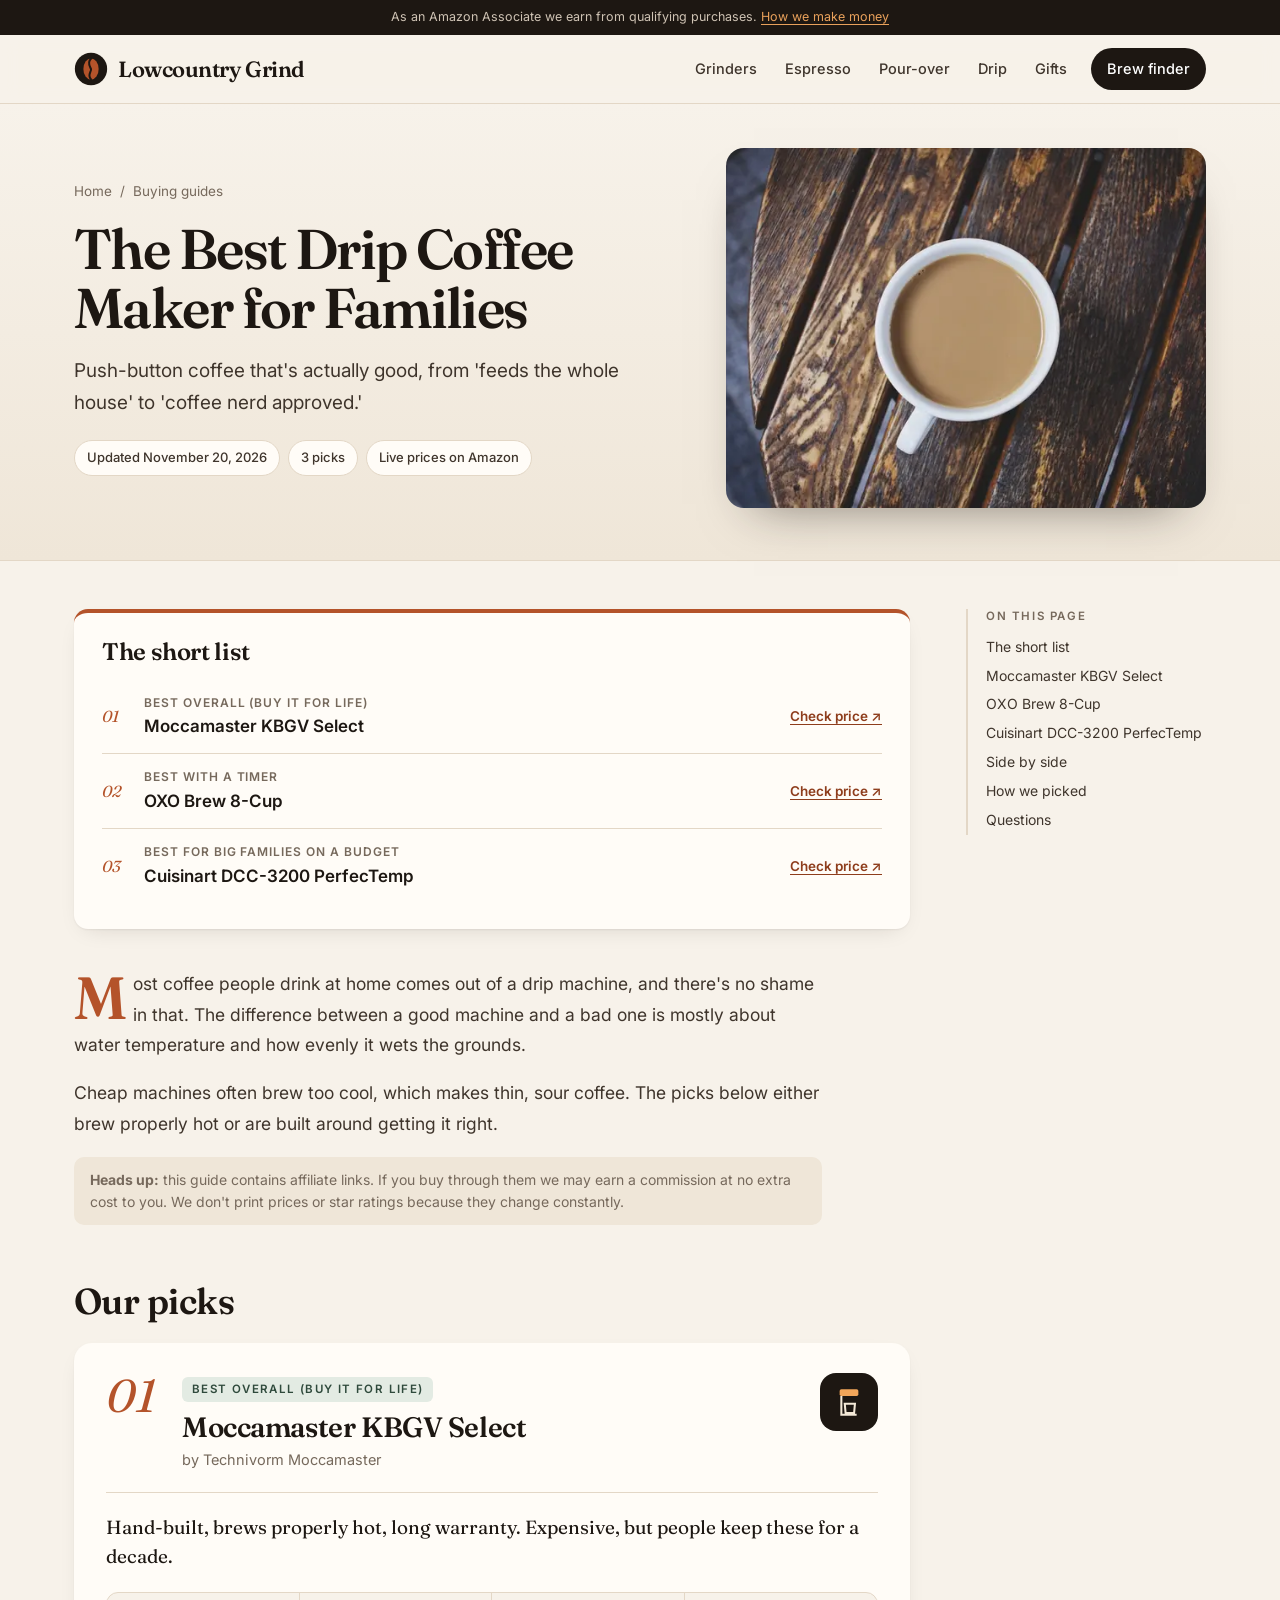
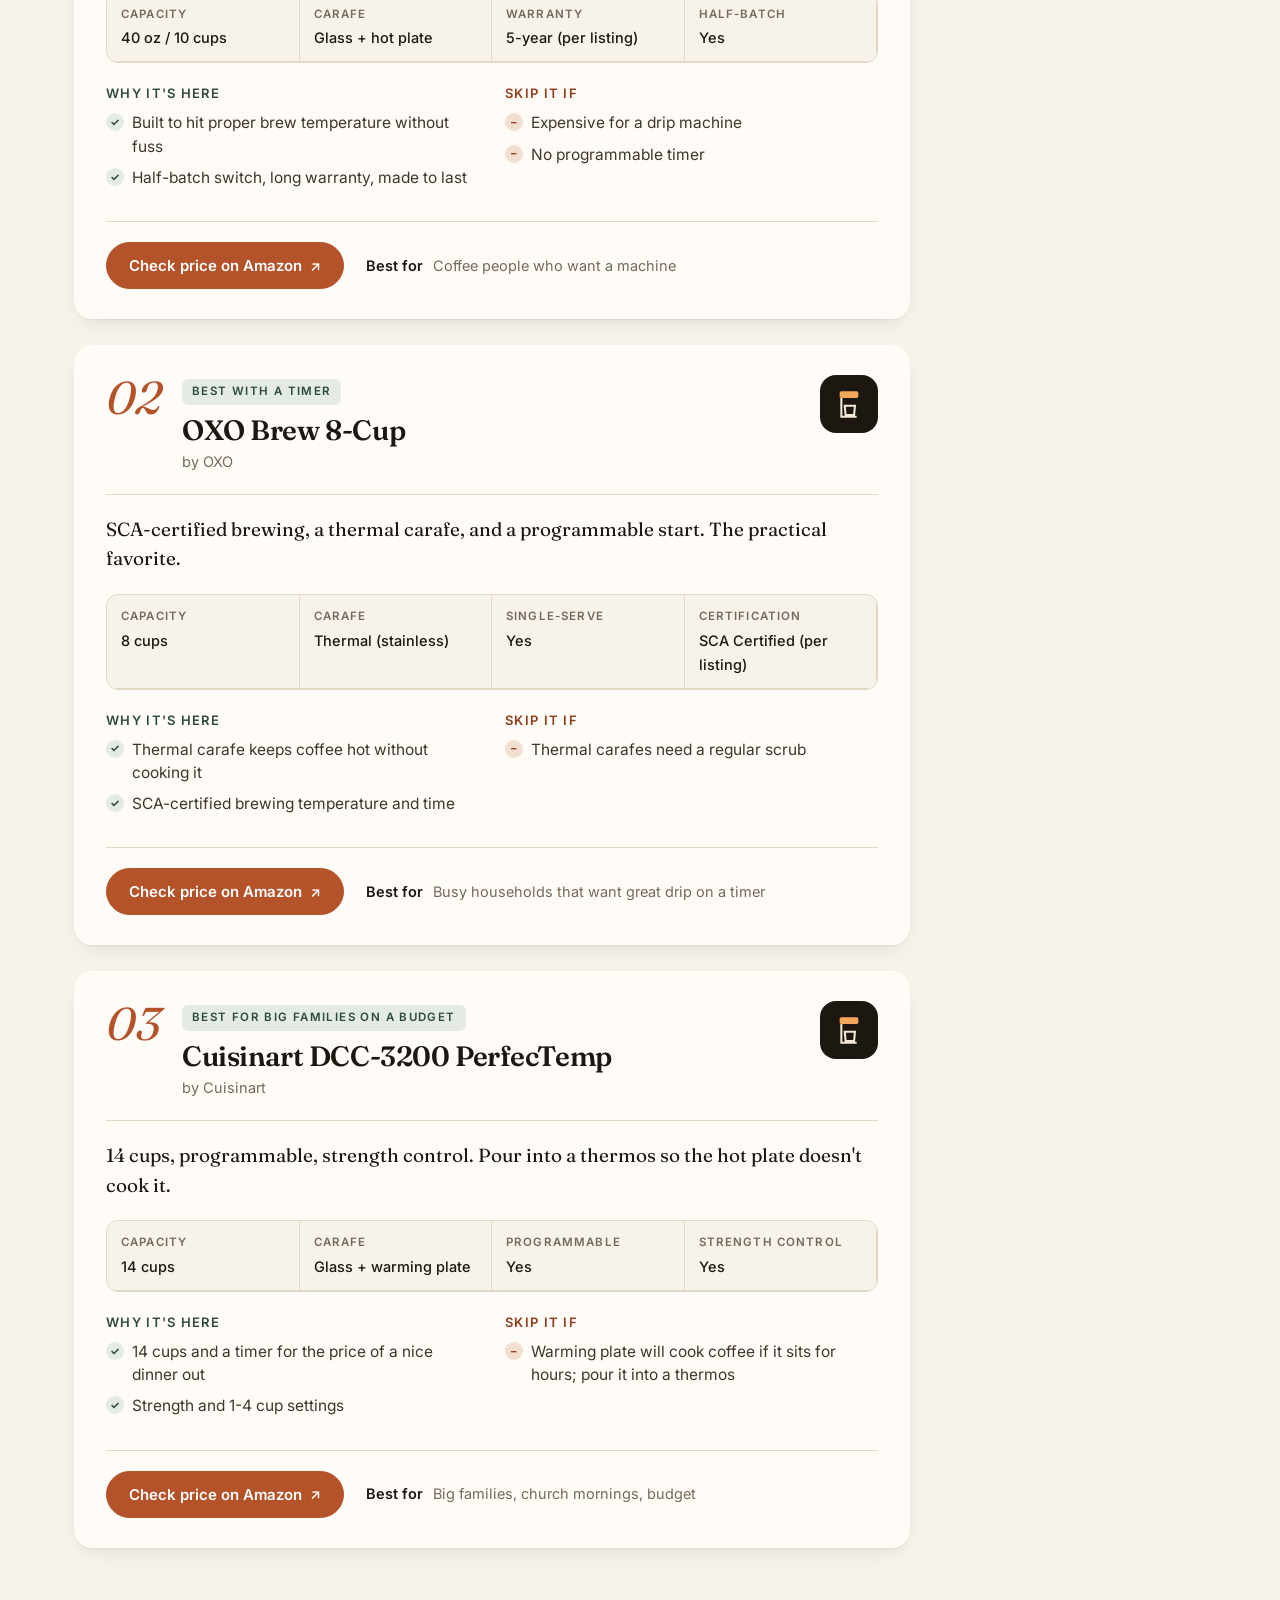
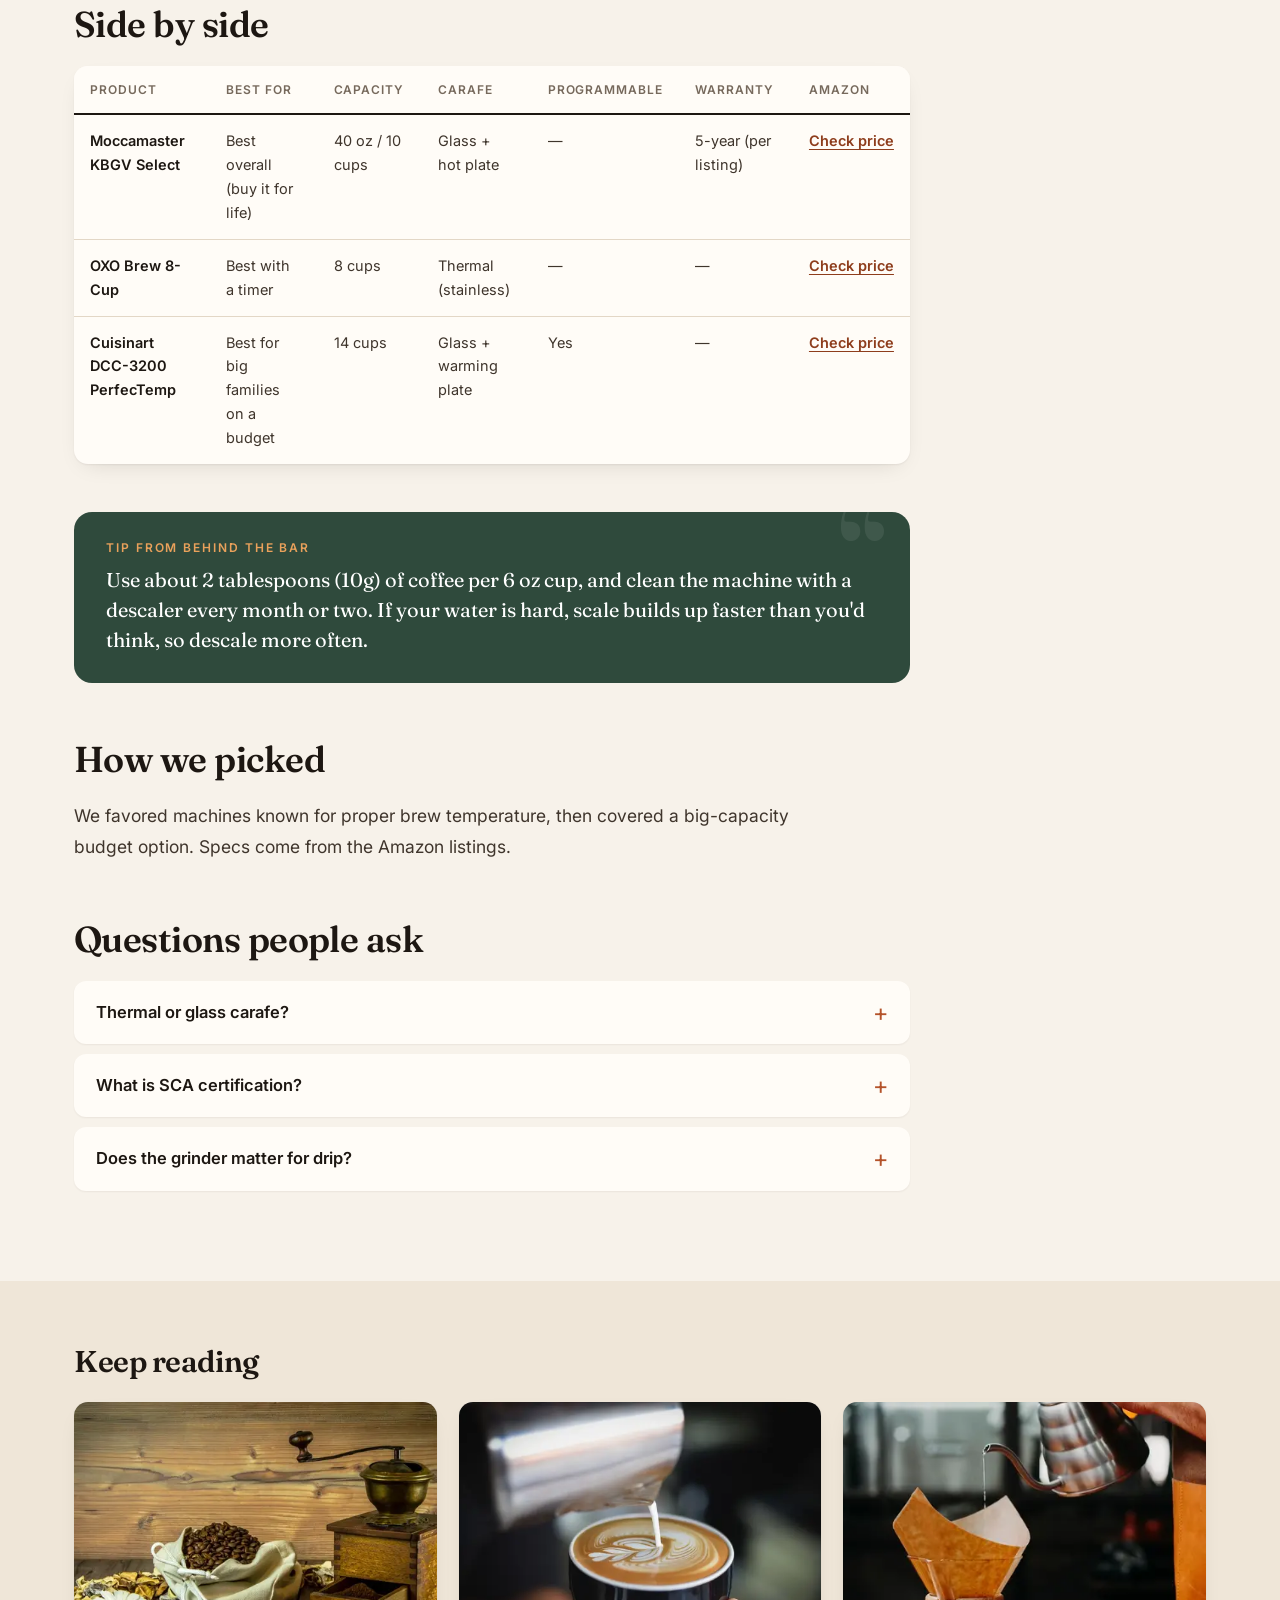
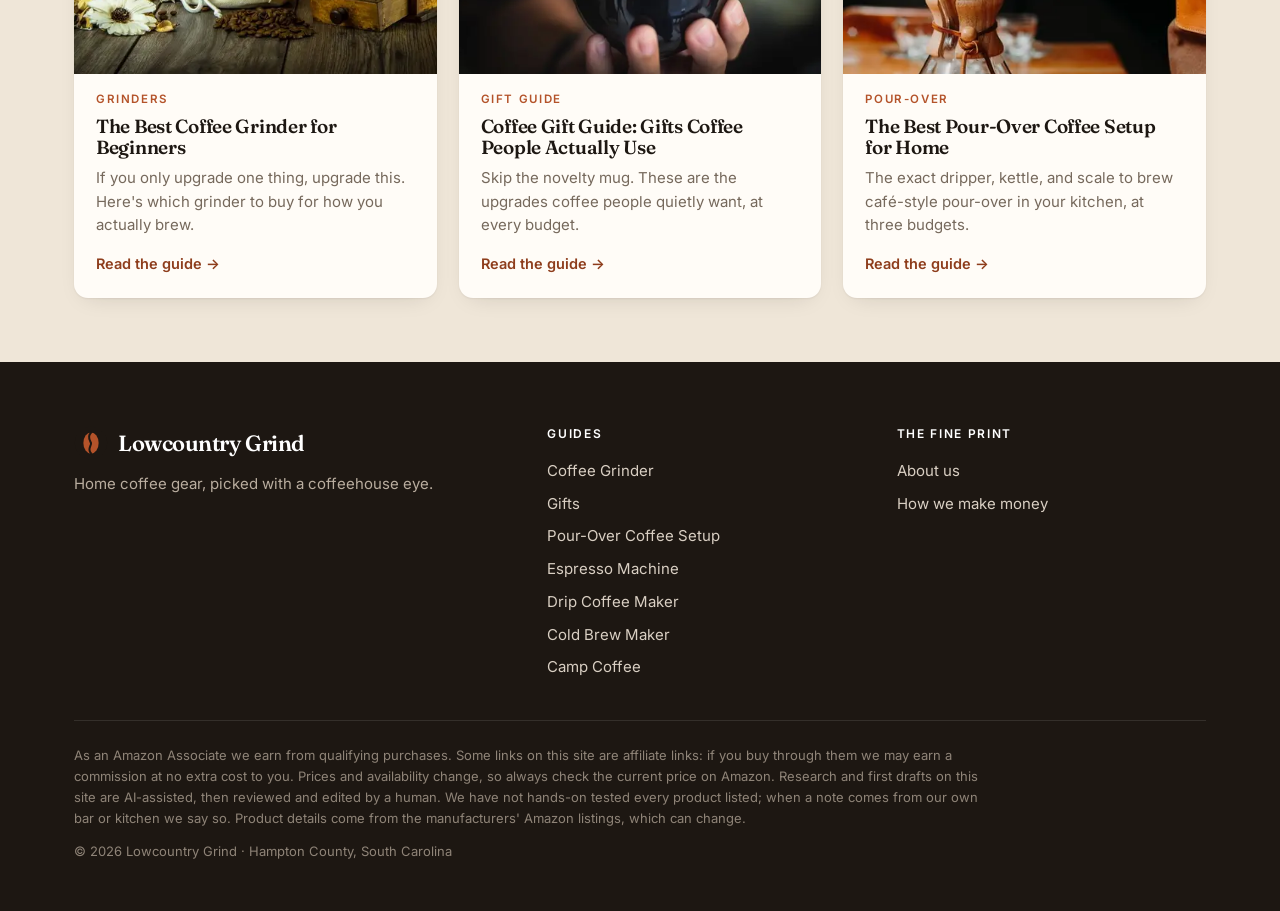
<file: site/best-drip-coffee-maker-for-families.html>
<!doctype html>
<html lang="en">
<head>
<meta charset="utf-8">
<meta name="viewport" content="width=device-width,initial-scale=1">
<title>The Best Drip Coffee Maker for Families (2026) | Lowcountry Grind</title>
<meta name="description" content="Push-button coffee that&#x27;s actually good, from &#x27;feeds the whole house&#x27; to &#x27;coffee nerd approved.&#x27;">
<link rel="canonical" href="https://lowcountrygrind.com/best-drip-coffee-maker-for-families.html">
<meta name="theme-color" content="#1d1712">
<meta property="og:site_name" content="Lowcountry Grind">
<meta property="og:title" content="The Best Drip Coffee Maker for Families (2026) | Lowcountry Grind">
<meta property="og:description" content="Push-button coffee that&#x27;s actually good, from &#x27;feeds the whole house&#x27; to &#x27;coffee nerd approved.&#x27;">
<meta property="og:type" content="website">
<meta property="og:url" content="https://lowcountrygrind.com/best-drip-coffee-maker-for-families.html">
<meta property="og:image" content="https://lowcountrygrind.com/img/drip.webp">
<meta name="twitter:card" content="summary_large_image">
<link rel="icon" href="favicon.svg" type="image/svg+xml">
<link rel="preconnect" href="https://fonts.googleapis.com"><link rel="preconnect" href="https://fonts.gstatic.com" crossorigin>
<link href="https://fonts.googleapis.com/css2?family=Fraunces:ital,opsz,wght@0,9..144,400;0,9..144,600;0,9..144,700;1,9..144,400;1,9..144,600&family=Inter:wght@400;500;600;700&display=swap" rel="stylesheet">
<link rel="stylesheet" href="style.css">
<script type="application/ld+json">{"@context": "https://schema.org", "@type": "ItemList", "name": "The Best Drip Coffee Maker for Families", "itemListElement": [{"@type": "ListItem", "position": 1, "name": "Moccamaster KBGV Select"}, {"@type": "ListItem", "position": 2, "name": "OXO Brew 8-Cup"}, {"@type": "ListItem", "position": 3, "name": "Cuisinart DCC-3200 PerfecTemp"}]}</script>
</head>
<body>
<div class="disc-bar">As an Amazon Associate we earn from qualifying purchases. <a href="disclosure.html">How we make money</a></div>
<header class="top"><div class="wrap nav">
<a class="logo" href="index.html" aria-label="Lowcountry Grind home"><svg viewBox="0 0 40 40" aria-hidden="true"><circle cx="20" cy="20" r="19" fill="#1d1712"/><ellipse cx="20" cy="20" rx="9" ry="12.5" fill="#b4532a"/><path d="M20 8c-5 4.5-1 9.5 0 12s-5 7.5 0 12" fill="none" stroke="#1d1712" stroke-width="2.4" stroke-linecap="round"/></svg><span class="wordmark">Lowcountry Grind</span></a>
<input type="checkbox" id="navt" class="navt" aria-label="Menu"><label for="navt" class="burger" aria-hidden="true"><span></span></label>
<nav class="menu"><a href="best-coffee-grinder-for-beginners.html">Grinders</a><a href="best-espresso-machine-for-beginners.html">Espresso</a><a href="best-pour-over-coffee-setup.html">Pour-over</a><a href="best-drip-coffee-maker-for-families.html">Drip</a><a href="coffee-gift-guide.html">Gifts</a><a class="nav-cta" href="index.html#finder">Brew finder</a></nav>
</div></header>
<header class="g-hero"><div class="wrap g-hero-grid">
<div class="g-hero-copy">
<nav class="crumbs"><a href="index.html">Home</a><span>/</span><a href="index.html#guides">Buying guides</a></nav>
<h1>The Best Drip Coffee Maker for Families</h1>
<p class="dek">Push-button coffee that&#x27;s actually good, from &#x27;feeds the whole house&#x27; to &#x27;coffee nerd approved.&#x27;</p>
<div class="meta"><span>Updated November 20, 2026</span><span>3 picks</span><span>Live prices on Amazon</span></div>
</div>
<figure class="g-hero-img"><img src="img/drip.webp" srcset="img/drip-sm.webp 640w, img/drip.webp 1200w" sizes="(max-width: 900px) 100vw, 45vw" alt="A mug of coffee with cream on a wooden table" fetchpriority="high"></figure>
</div></header>

<div class="wrap g-layout">
<main class="g-main">
<section class="quick" id="quick"><h2>The short list</h2><ol><li><span><span class="qa">Best overall (buy it for life)</span><a class="qn" href="#B093DXS54M">Moccamaster KBGV Select</a></span><a class="qb" href="https://www.amazon.com/dp/B093DXS54M?tag=khalmessiah-20" rel="sponsored nofollow noopener" target="_blank">Check price &#8599;</a></li><li><span><span class="qa">Best with a timer</span><a class="qn" href="#B07H9G93WK">OXO Brew 8-Cup</a></span><a class="qb" href="https://www.amazon.com/dp/B07H9G93WK?tag=khalmessiah-20" rel="sponsored nofollow noopener" target="_blank">Check price &#8599;</a></li><li><span><span class="qa">Best for big families on a budget</span><a class="qn" href="#B08F2H7SRX">Cuisinart DCC-3200 PerfecTemp</a></span><a class="qb" href="https://www.amazon.com/dp/B08F2H7SRX?tag=khalmessiah-20" rel="sponsored nofollow noopener" target="_blank">Check price &#8599;</a></li></ol></section>
<section class="prose intro"><p>Most coffee people drink at home comes out of a drip machine, and there&#x27;s no shame in that. The difference between a good machine and a bad one is mostly about water temperature and how evenly it wets the grounds.</p><p>Cheap machines often brew too cool, which makes thin, sour coffee. The picks below either brew properly hot or are built around getting it right.</p>
<p class="disclosure-note"><b>Heads up:</b> this guide contains affiliate links. If you buy through them we may earn a commission at no extra cost to you. We don't print prices or star ratings because they change constantly.</p>
</section>
<h2 class="sec" id="picks">Our picks</h2>
<div class="picks"><article class="pick" id="B093DXS54M">
<header class="pick-head">
<span class="pick-num">01</span>
<div class="pick-title"><span class="award">Best overall (buy it for life)</span><h3>Moccamaster KBGV Select</h3><div class="brand">by Technivorm Moccamaster</div></div>
<span class="pick-glyph"><svg viewBox="0 0 40 40"><rect x="9" y="5" width="22" height="8" rx="2" fill="#f2a65a"/><path d="M11 13v22h18" fill="none" stroke="#f4e9d8" stroke-width="2.4"/><path d="M15 22h12l-1 11H16z" fill="none" stroke="#f4e9d8" stroke-width="2.4"/></svg></span>
</header>
<p class="verdict">Hand-built, brews properly hot, long warranty. Expensive, but people keep these for a decade.</p>
<dl class="specs"><div><dt>Capacity</dt><dd>40 oz / 10 cups</dd></div><div><dt>Carafe</dt><dd>Glass + hot plate</dd></div><div><dt>Warranty</dt><dd>5-year (per listing)</dd></div><div><dt>Half-batch</dt><dd>Yes</dd></div></dl>
<div class="pc"><div class="pro"><h4>Why it's here</h4><ul><li>Built to hit proper brew temperature without fuss</li><li>Half-batch switch, long warranty, made to last</li></ul></div><div class="con"><h4>Skip it if</h4><ul><li>Expensive for a drip machine</li><li>No programmable timer</li></ul></div></div>
<div class="buy"><a class="btn btn-amz" href="https://www.amazon.com/dp/B093DXS54M?tag=khalmessiah-20" rel="sponsored nofollow noopener" target="_blank">Check price on Amazon</a><span class="bestfor"><b>Best for</b> Coffee people who want a machine</span></div>
</article>
<article class="pick" id="B07H9G93WK">
<header class="pick-head">
<span class="pick-num">02</span>
<div class="pick-title"><span class="award">Best with a timer</span><h3>OXO Brew 8-Cup</h3><div class="brand">by OXO</div></div>
<span class="pick-glyph"><svg viewBox="0 0 40 40"><rect x="9" y="5" width="22" height="8" rx="2" fill="#f2a65a"/><path d="M11 13v22h18" fill="none" stroke="#f4e9d8" stroke-width="2.4"/><path d="M15 22h12l-1 11H16z" fill="none" stroke="#f4e9d8" stroke-width="2.4"/></svg></span>
</header>
<p class="verdict">SCA-certified brewing, a thermal carafe, and a programmable start. The practical favorite.</p>
<dl class="specs"><div><dt>Capacity</dt><dd>8 cups</dd></div><div><dt>Carafe</dt><dd>Thermal (stainless)</dd></div><div><dt>Single-serve</dt><dd>Yes</dd></div><div><dt>Certification</dt><dd>SCA Certified (per listing)</dd></div></dl>
<div class="pc"><div class="pro"><h4>Why it's here</h4><ul><li>Thermal carafe keeps coffee hot without cooking it</li><li>SCA-certified brewing temperature and time</li></ul></div><div class="con"><h4>Skip it if</h4><ul><li>Thermal carafes need a regular scrub</li></ul></div></div>
<div class="buy"><a class="btn btn-amz" href="https://www.amazon.com/dp/B07H9G93WK?tag=khalmessiah-20" rel="sponsored nofollow noopener" target="_blank">Check price on Amazon</a><span class="bestfor"><b>Best for</b> Busy households that want great drip on a timer</span></div>
</article>
<article class="pick" id="B08F2H7SRX">
<header class="pick-head">
<span class="pick-num">03</span>
<div class="pick-title"><span class="award">Best for big families on a budget</span><h3>Cuisinart DCC-3200 PerfecTemp</h3><div class="brand">by Cuisinart</div></div>
<span class="pick-glyph"><svg viewBox="0 0 40 40"><rect x="9" y="5" width="22" height="8" rx="2" fill="#f2a65a"/><path d="M11 13v22h18" fill="none" stroke="#f4e9d8" stroke-width="2.4"/><path d="M15 22h12l-1 11H16z" fill="none" stroke="#f4e9d8" stroke-width="2.4"/></svg></span>
</header>
<p class="verdict">14 cups, programmable, strength control. Pour into a thermos so the hot plate doesn&#x27;t cook it.</p>
<dl class="specs"><div><dt>Capacity</dt><dd>14 cups</dd></div><div><dt>Carafe</dt><dd>Glass + warming plate</dd></div><div><dt>Programmable</dt><dd>Yes</dd></div><div><dt>Strength control</dt><dd>Yes</dd></div></dl>
<div class="pc"><div class="pro"><h4>Why it's here</h4><ul><li>14 cups and a timer for the price of a nice dinner out</li><li>Strength and 1-4 cup settings</li></ul></div><div class="con"><h4>Skip it if</h4><ul><li>Warming plate will cook coffee if it sits for hours; pour it into a thermos</li></ul></div></div>
<div class="buy"><a class="btn btn-amz" href="https://www.amazon.com/dp/B08F2H7SRX?tag=khalmessiah-20" rel="sponsored nofollow noopener" target="_blank">Check price on Amazon</a><span class="bestfor"><b>Best for</b> Big families, church mornings, budget</span></div>
</article>
</div>
<h2 class="sec" id="compare">Side by side</h2>
<div class="tablewrap"><table class="cmp"><thead><tr><th>Product</th><th>Best for</th><th>Capacity</th><th>Carafe</th><th>Programmable</th><th>Warranty</th><th>Amazon</th></tr></thead><tbody><tr><td><a href="#B093DXS54M">Moccamaster KBGV Select</a></td><td>Best overall (buy it for life)</td><td>40 oz / 10 cups</td><td>Glass + hot plate</td><td>—</td><td>5-year (per listing)</td><td><a href="https://www.amazon.com/dp/B093DXS54M?tag=khalmessiah-20" rel="sponsored nofollow noopener" target="_blank">Check price</a></td></tr><tr><td><a href="#B07H9G93WK">OXO Brew 8-Cup</a></td><td>Best with a timer</td><td>8 cups</td><td>Thermal (stainless)</td><td>—</td><td>—</td><td><a href="https://www.amazon.com/dp/B07H9G93WK?tag=khalmessiah-20" rel="sponsored nofollow noopener" target="_blank">Check price</a></td></tr><tr><td><a href="#B08F2H7SRX">Cuisinart DCC-3200 PerfecTemp</a></td><td>Best for big families on a budget</td><td>14 cups</td><td>Glass + warming plate</td><td>Yes</td><td>—</td><td><a href="https://www.amazon.com/dp/B08F2H7SRX?tag=khalmessiah-20" rel="sponsored nofollow noopener" target="_blank">Check price</a></td></tr></tbody></table></div>
<aside class="bartip"><div class="bartip-k">Tip from behind the bar</div><p>Use about 2 tablespoons (10g) of coffee per 6 oz cup, and clean the machine with a descaler every month or two. If your water is hard, scale builds up faster than you&#x27;d think, so descale more often.</p></aside>
<section class="prose"><h2 class="sec" id="how">How we picked</h2><p>We favored machines known for proper brew temperature, then covered a big-capacity budget option. Specs come from the Amazon listings.</p></section>
<section class="faq"><h2 class="sec" id="faq">Questions people ask</h2><details><summary>Thermal or glass carafe?</summary><p>Thermal keeps coffee hot without cooking it. Glass on a hot plate is fine if you drink it within 30 minutes.</p></details><details><summary>What is SCA certification?</summary><p>The Specialty Coffee Association tests home brewers for brew temperature, time, and evenness. It&#x27;s a good shortcut to &#x27;this brews properly.&#x27;</p></details><details><summary>Does the grinder matter for drip?</summary><p>Yes. A burr grinder improves any drip machine more than a pricier machine would.</p></details></section>
</main>
<aside class="g-side"><div class="toc"><div class="toc-k">On this page</div><a href="#quick">The short list</a><a href="#B093DXS54M">Moccamaster KBGV Select</a><a href="#B07H9G93WK">OXO Brew 8-Cup</a><a href="#B08F2H7SRX">Cuisinart DCC-3200 PerfecTemp</a><a href="#compare">Side by side</a><a href="#how">How we picked</a><a href="#faq">Questions</a></div></aside>
</div>
<section class="related"><div class="wrap"><h2>Keep reading</h2><div class="cards"><a class="gcard" href="best-coffee-grinder-for-beginners.html"><div class="ph"><img src="img/grinder-sm.webp" alt="A hand coffee grinder beside a sack of roasted beans" loading="lazy" width="640" height="427"></div><div class="gc-body"><span class="tag">Grinders</span><h3>The Best Coffee Grinder for Beginners</h3><p>If you only upgrade one thing, upgrade this. Here&#x27;s which grinder to buy for how you actually brew.</p><span class="go">Read the guide &rarr;</span></div></a><a class="gcard" href="coffee-gift-guide.html"><div class="ph"><img src="img/gift-sm.webp" alt="Latte art in a cup held in two hands" loading="lazy" width="640" height="427"></div><div class="gc-body"><span class="tag">Gift guide</span><h3>Coffee Gift Guide: Gifts Coffee People Actually Use</h3><p>Skip the novelty mug. These are the upgrades coffee people quietly want, at every budget.</p><span class="go">Read the guide &rarr;</span></div></a><a class="gcard" href="best-pour-over-coffee-setup.html"><div class="ph"><img src="img/pourover-sm.webp" alt="Water poured from a gooseneck kettle into a pour-over brewer" loading="lazy" width="640" height="427"></div><div class="gc-body"><span class="tag">Pour-over</span><h3>The Best Pour-Over Coffee Setup for Home</h3><p>The exact dripper, kettle, and scale to brew café-style pour-over in your kitchen, at three budgets.</p><span class="go">Read the guide &rarr;</span></div></a></div></div></section>

<footer class="foot"><div class="wrap">
<div class="foot-top">
<div class="foot-brand"><a class="logo" href="index.html"><svg viewBox="0 0 40 40" aria-hidden="true"><circle cx="20" cy="20" r="19" fill="#1d1712"/><ellipse cx="20" cy="20" rx="9" ry="12.5" fill="#b4532a"/><path d="M20 8c-5 4.5-1 9.5 0 12s-5 7.5 0 12" fill="none" stroke="#1d1712" stroke-width="2.4" stroke-linecap="round"/></svg><span class="wordmark">Lowcountry Grind</span></a><p>Home coffee gear, picked with a coffeehouse eye.</p></div>
<div><h4>Guides</h4><a href="best-coffee-grinder-for-beginners.html">Coffee Grinder</a><a href="coffee-gift-guide.html">Gifts</a><a href="best-pour-over-coffee-setup.html">Pour-Over Coffee Setup</a><a href="best-espresso-machine-for-beginners.html">Espresso Machine</a><a href="best-drip-coffee-maker-for-families.html">Drip Coffee Maker</a><a href="best-cold-brew-maker.html">Cold Brew Maker</a><a href="best-camp-coffee-maker.html">Camp Coffee</a></div>
<div><h4>The fine print</h4><a href="about.html">About us</a><a href="disclosure.html">How we make money</a></div>
</div>
<p class="foot-note">As an Amazon Associate we earn from qualifying purchases. Some links on this site are affiliate links: if you buy through them we may earn a commission at no extra cost to you. Prices and availability change, so always check the current price on Amazon. Research and first drafts on this site are AI-assisted, then reviewed and edited by a human. We have not hands-on tested every product listed; when a note comes from our own bar or kitchen we say so. Product details come from the manufacturers&#x27; Amazon listings, which can change.</p>
<p class="foot-note">&copy; 2026 Lowcountry Grind &middot; Hampton County, South Carolina</p>
</div></footer>
</body>
</html>
</file>
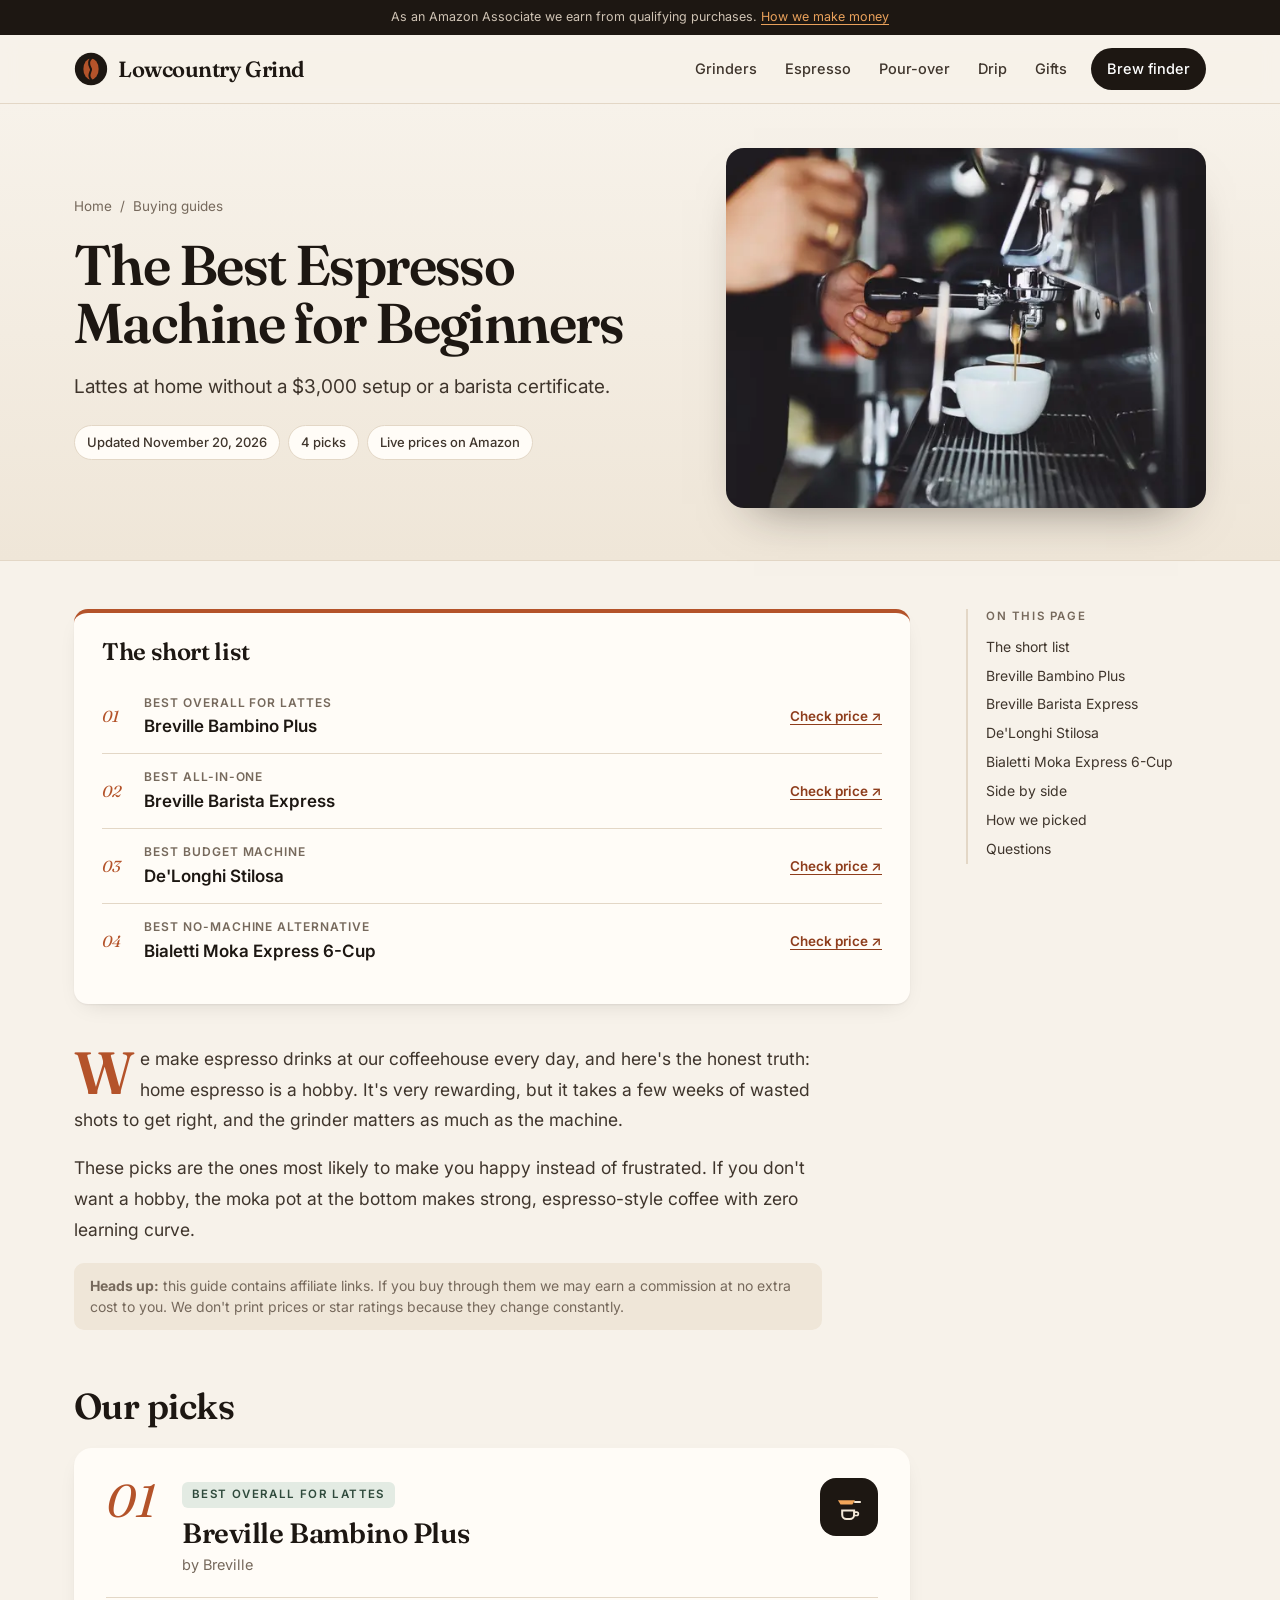
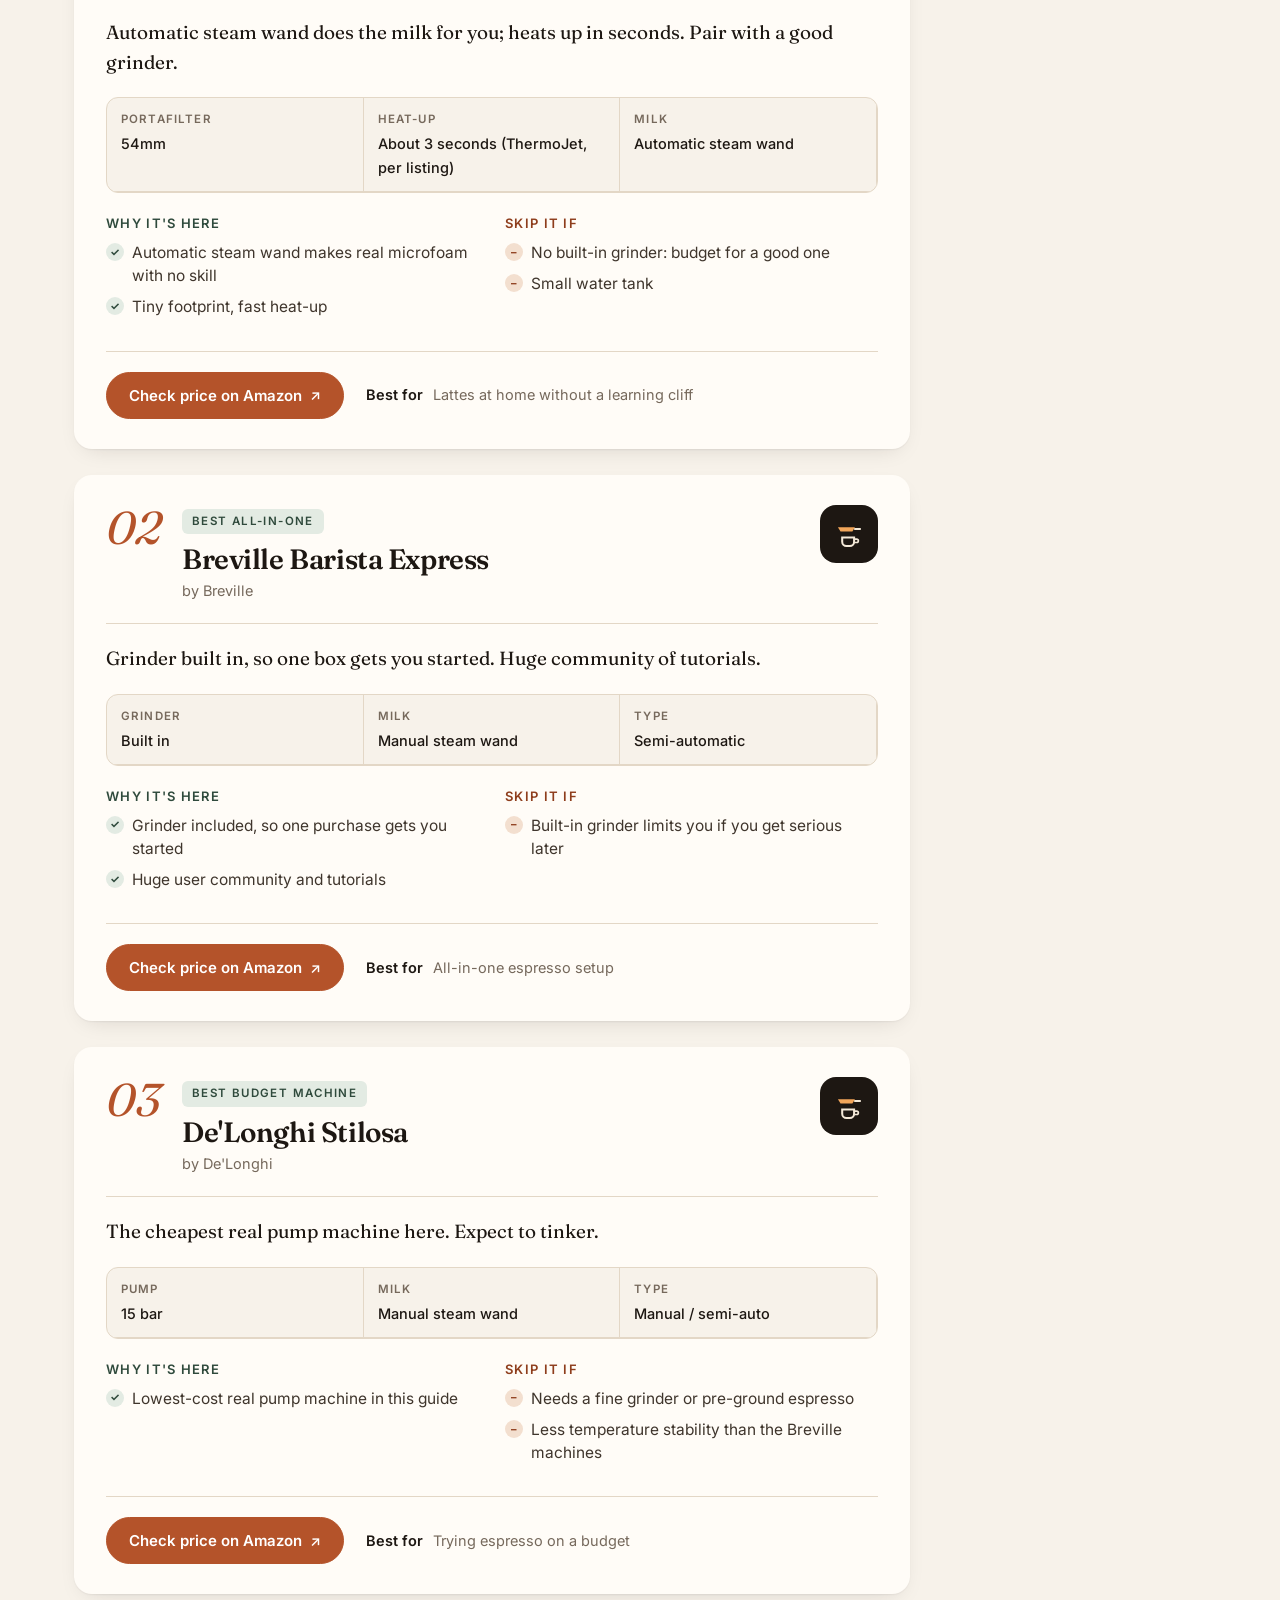
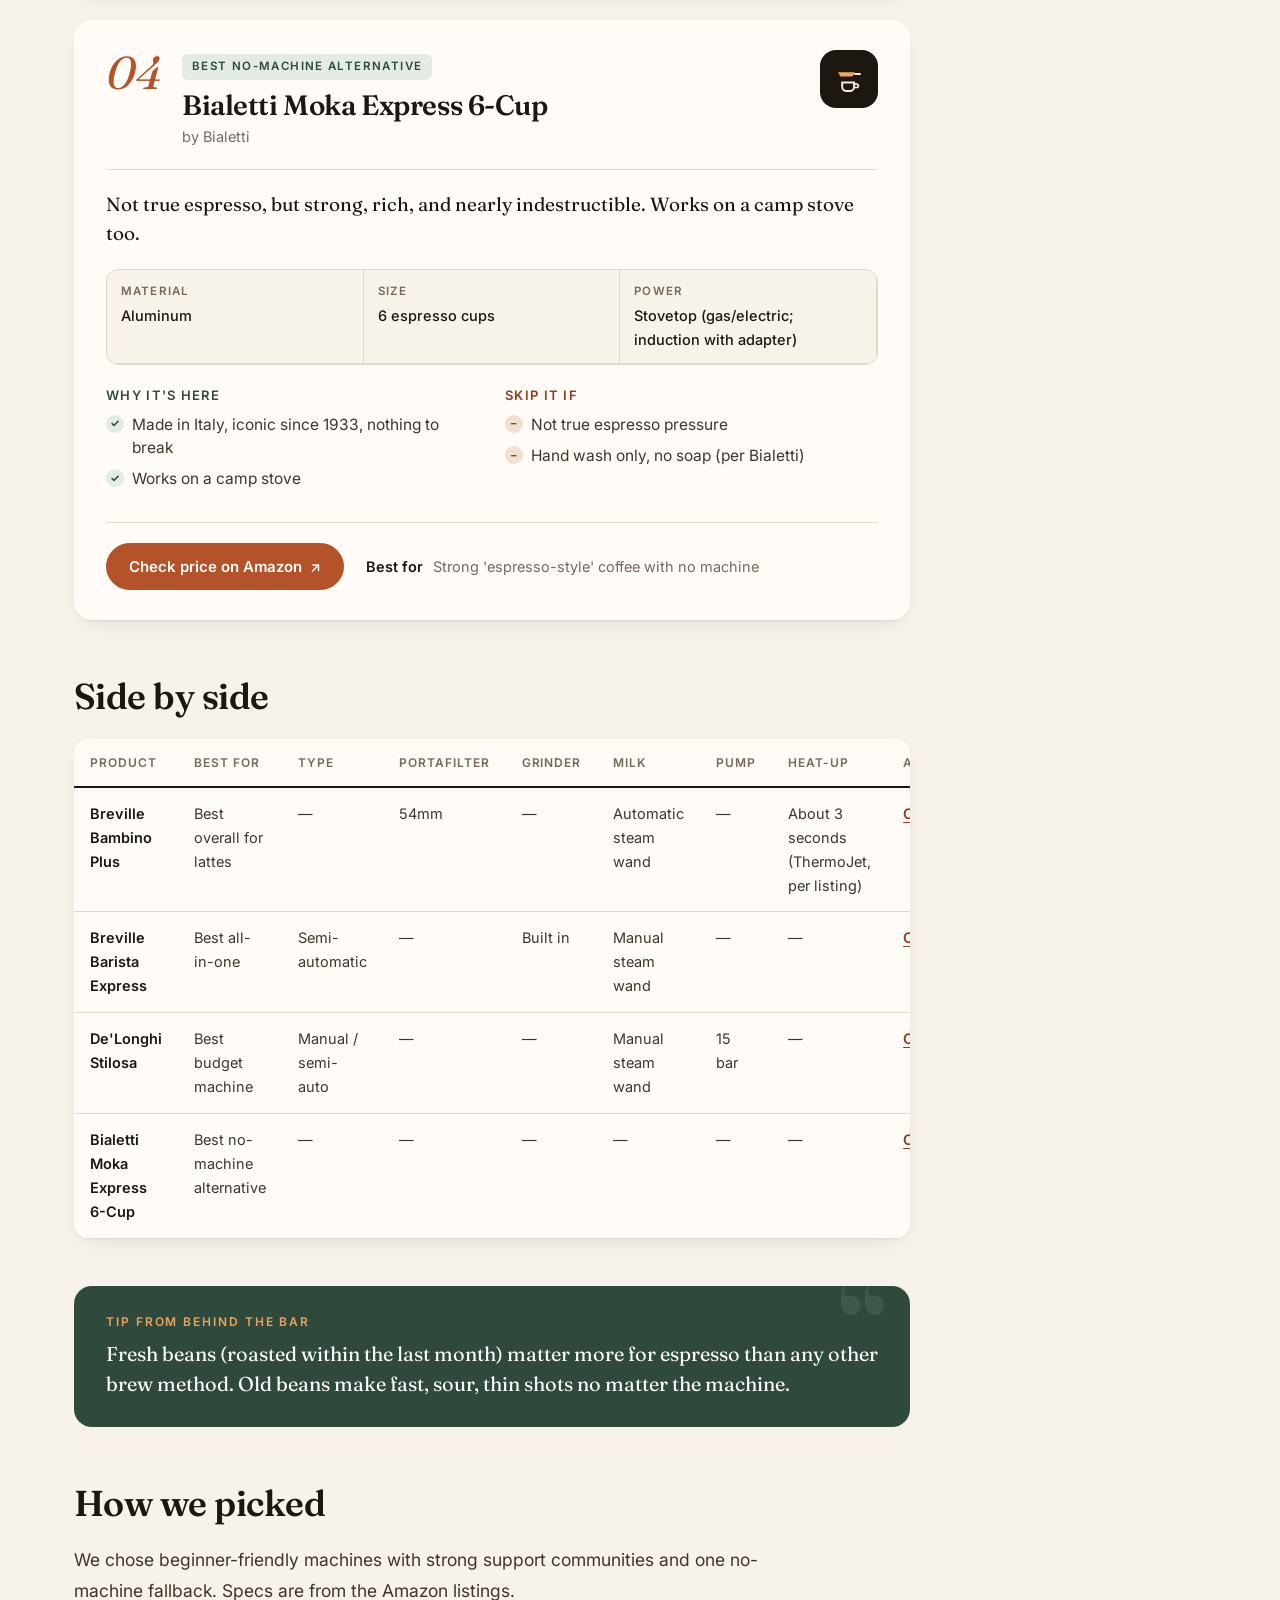
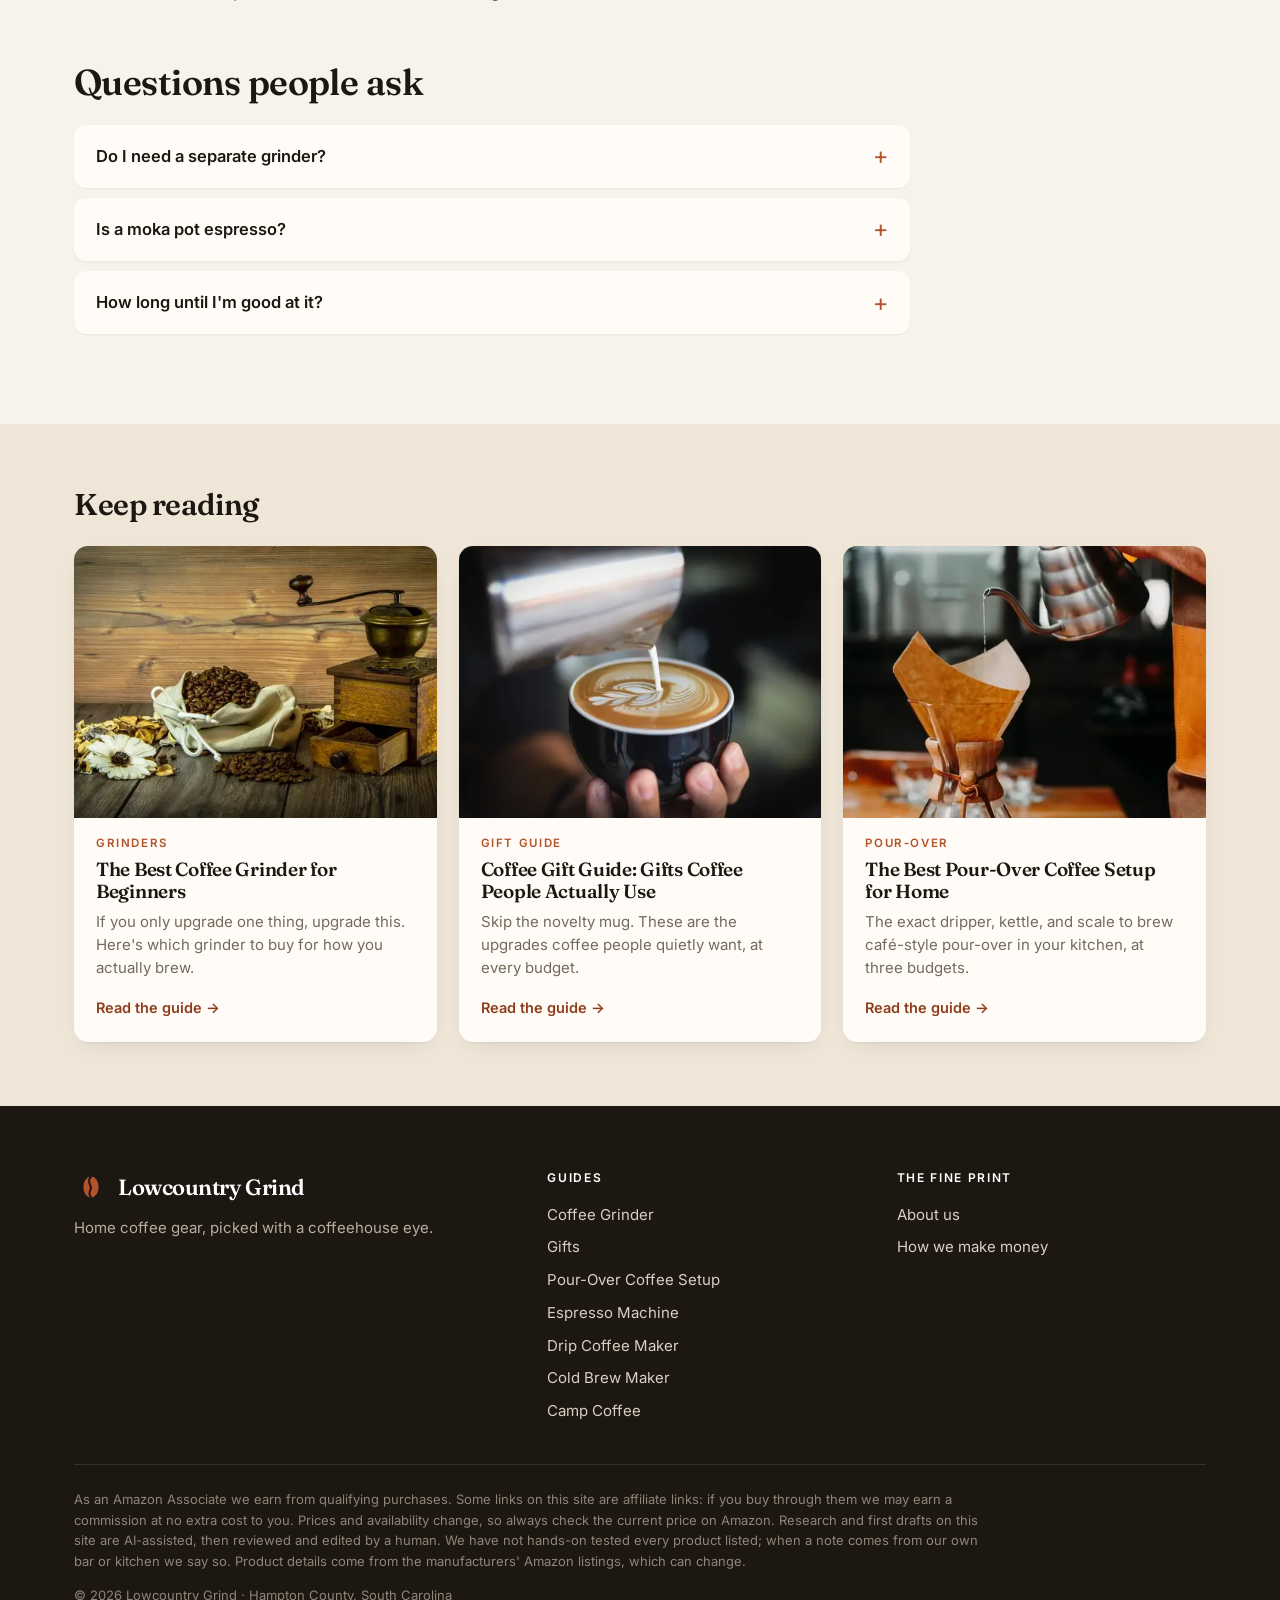
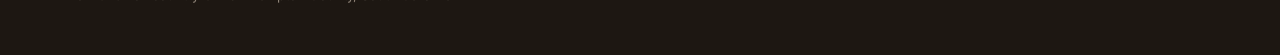
<file: site/best-espresso-machine-for-beginners.html>
<!doctype html>
<html lang="en">
<head>
<meta charset="utf-8">
<meta name="viewport" content="width=device-width,initial-scale=1">
<title>The Best Espresso Machine for Beginners (2026) | Lowcountry Grind</title>
<meta name="description" content="Lattes at home without a $3,000 setup or a barista certificate.">
<link rel="canonical" href="https://lowcountrygrind.com/best-espresso-machine-for-beginners.html">
<meta name="theme-color" content="#1d1712">
<meta property="og:site_name" content="Lowcountry Grind">
<meta property="og:title" content="The Best Espresso Machine for Beginners (2026) | Lowcountry Grind">
<meta property="og:description" content="Lattes at home without a $3,000 setup or a barista certificate.">
<meta property="og:type" content="website">
<meta property="og:url" content="https://lowcountrygrind.com/best-espresso-machine-for-beginners.html">
<meta property="og:image" content="https://lowcountrygrind.com/img/espresso.webp">
<meta name="twitter:card" content="summary_large_image">
<link rel="icon" href="favicon.svg" type="image/svg+xml">
<link rel="preconnect" href="https://fonts.googleapis.com"><link rel="preconnect" href="https://fonts.gstatic.com" crossorigin>
<link href="https://fonts.googleapis.com/css2?family=Fraunces:ital,opsz,wght@0,9..144,400;0,9..144,600;0,9..144,700;1,9..144,400;1,9..144,600&family=Inter:wght@400;500;600;700&display=swap" rel="stylesheet">
<link rel="stylesheet" href="style.css">
<script type="application/ld+json">{"@context": "https://schema.org", "@type": "ItemList", "name": "The Best Espresso Machine for Beginners", "itemListElement": [{"@type": "ListItem", "position": 1, "name": "Breville Bambino Plus"}, {"@type": "ListItem", "position": 2, "name": "Breville Barista Express"}, {"@type": "ListItem", "position": 3, "name": "De'Longhi Stilosa"}, {"@type": "ListItem", "position": 4, "name": "Bialetti Moka Express 6-Cup"}]}</script>
</head>
<body>
<div class="disc-bar">As an Amazon Associate we earn from qualifying purchases. <a href="disclosure.html">How we make money</a></div>
<header class="top"><div class="wrap nav">
<a class="logo" href="index.html" aria-label="Lowcountry Grind home"><svg viewBox="0 0 40 40" aria-hidden="true"><circle cx="20" cy="20" r="19" fill="#1d1712"/><ellipse cx="20" cy="20" rx="9" ry="12.5" fill="#b4532a"/><path d="M20 8c-5 4.5-1 9.5 0 12s-5 7.5 0 12" fill="none" stroke="#1d1712" stroke-width="2.4" stroke-linecap="round"/></svg><span class="wordmark">Lowcountry Grind</span></a>
<input type="checkbox" id="navt" class="navt" aria-label="Menu"><label for="navt" class="burger" aria-hidden="true"><span></span></label>
<nav class="menu"><a href="best-coffee-grinder-for-beginners.html">Grinders</a><a href="best-espresso-machine-for-beginners.html">Espresso</a><a href="best-pour-over-coffee-setup.html">Pour-over</a><a href="best-drip-coffee-maker-for-families.html">Drip</a><a href="coffee-gift-guide.html">Gifts</a><a class="nav-cta" href="index.html#finder">Brew finder</a></nav>
</div></header>
<header class="g-hero"><div class="wrap g-hero-grid">
<div class="g-hero-copy">
<nav class="crumbs"><a href="index.html">Home</a><span>/</span><a href="index.html#guides">Buying guides</a></nav>
<h1>The Best Espresso Machine for Beginners</h1>
<p class="dek">Lattes at home without a $3,000 setup or a barista certificate.</p>
<div class="meta"><span>Updated November 20, 2026</span><span>4 picks</span><span>Live prices on Amazon</span></div>
</div>
<figure class="g-hero-img"><img src="img/espresso.webp" srcset="img/espresso-sm.webp 640w, img/espresso.webp 1200w" sizes="(max-width: 900px) 100vw, 45vw" alt="Espresso pulling into a white cup" fetchpriority="high"></figure>
</div></header>

<div class="wrap g-layout">
<main class="g-main">
<section class="quick" id="quick"><h2>The short list</h2><ol><li><span><span class="qa">Best overall for lattes</span><a class="qn" href="#B07JVD78TT">Breville Bambino Plus</a></span><a class="qb" href="https://www.amazon.com/dp/B07JVD78TT?tag=khalmessiah-20" rel="sponsored nofollow noopener" target="_blank">Check price &#8599;</a></li><li><span><span class="qa">Best all-in-one</span><a class="qn" href="#B00CH9QWOU">Breville Barista Express</a></span><a class="qb" href="https://www.amazon.com/dp/B00CH9QWOU?tag=khalmessiah-20" rel="sponsored nofollow noopener" target="_blank">Check price &#8599;</a></li><li><span><span class="qa">Best budget machine</span><a class="qn" href="#B08C96BG9H">De&#x27;Longhi Stilosa</a></span><a class="qb" href="https://www.amazon.com/dp/B08C96BG9H?tag=khalmessiah-20" rel="sponsored nofollow noopener" target="_blank">Check price &#8599;</a></li><li><span><span class="qa">Best no-machine alternative</span><a class="qn" href="#B00004RFRU">Bialetti Moka Express 6-Cup</a></span><a class="qb" href="https://www.amazon.com/dp/B00004RFRU?tag=khalmessiah-20" rel="sponsored nofollow noopener" target="_blank">Check price &#8599;</a></li></ol></section>
<section class="prose intro"><p>We make espresso drinks at our coffeehouse every day, and here&#x27;s the honest truth: home espresso is a hobby. It&#x27;s very rewarding, but it takes a few weeks of wasted shots to get right, and the grinder matters as much as the machine.</p><p>These picks are the ones most likely to make you happy instead of frustrated. If you don&#x27;t want a hobby, the moka pot at the bottom makes strong, espresso-style coffee with zero learning curve.</p>
<p class="disclosure-note"><b>Heads up:</b> this guide contains affiliate links. If you buy through them we may earn a commission at no extra cost to you. We don't print prices or star ratings because they change constantly.</p>
</section>
<h2 class="sec" id="picks">Our picks</h2>
<div class="picks"><article class="pick" id="B07JVD78TT">
<header class="pick-head">
<span class="pick-num">01</span>
<div class="pick-title"><span class="award">Best overall for lattes</span><h3>Breville Bambino Plus</h3><div class="brand">by Breville</div></div>
<span class="pick-glyph"><svg viewBox="0 0 40 40"><path d="M7 12h20l-3 5H10z" fill="#f2a65a"/><path d="M27 14h6" stroke="#f4e9d8" stroke-width="2.4" stroke-linecap="round"/><path d="M12 24h14v5a5 5 0 0 1-5 5h-4a5 5 0 0 1-5-5z" fill="none" stroke="#f4e9d8" stroke-width="2.4"/><path d="M26 26h3a2 2 0 0 1 0 4h-3" fill="none" stroke="#f4e9d8" stroke-width="2"/></svg></span>
</header>
<p class="verdict">Automatic steam wand does the milk for you; heats up in seconds. Pair with a good grinder.</p>
<dl class="specs"><div><dt>Portafilter</dt><dd>54mm</dd></div><div><dt>Heat-up</dt><dd>About 3 seconds (ThermoJet, per listing)</dd></div><div><dt>Milk</dt><dd>Automatic steam wand</dd></div></dl>
<div class="pc"><div class="pro"><h4>Why it's here</h4><ul><li>Automatic steam wand makes real microfoam with no skill</li><li>Tiny footprint, fast heat-up</li></ul></div><div class="con"><h4>Skip it if</h4><ul><li>No built-in grinder: budget for a good one</li><li>Small water tank</li></ul></div></div>
<div class="buy"><a class="btn btn-amz" href="https://www.amazon.com/dp/B07JVD78TT?tag=khalmessiah-20" rel="sponsored nofollow noopener" target="_blank">Check price on Amazon</a><span class="bestfor"><b>Best for</b> Lattes at home without a learning cliff</span></div>
</article>
<article class="pick" id="B00CH9QWOU">
<header class="pick-head">
<span class="pick-num">02</span>
<div class="pick-title"><span class="award">Best all-in-one</span><h3>Breville Barista Express</h3><div class="brand">by Breville</div></div>
<span class="pick-glyph"><svg viewBox="0 0 40 40"><path d="M7 12h20l-3 5H10z" fill="#f2a65a"/><path d="M27 14h6" stroke="#f4e9d8" stroke-width="2.4" stroke-linecap="round"/><path d="M12 24h14v5a5 5 0 0 1-5 5h-4a5 5 0 0 1-5-5z" fill="none" stroke="#f4e9d8" stroke-width="2.4"/><path d="M26 26h3a2 2 0 0 1 0 4h-3" fill="none" stroke="#f4e9d8" stroke-width="2"/></svg></span>
</header>
<p class="verdict">Grinder built in, so one box gets you started. Huge community of tutorials.</p>
<dl class="specs"><div><dt>Grinder</dt><dd>Built in</dd></div><div><dt>Milk</dt><dd>Manual steam wand</dd></div><div><dt>Type</dt><dd>Semi-automatic</dd></div></dl>
<div class="pc"><div class="pro"><h4>Why it's here</h4><ul><li>Grinder included, so one purchase gets you started</li><li>Huge user community and tutorials</li></ul></div><div class="con"><h4>Skip it if</h4><ul><li>Built-in grinder limits you if you get serious later</li></ul></div></div>
<div class="buy"><a class="btn btn-amz" href="https://www.amazon.com/dp/B00CH9QWOU?tag=khalmessiah-20" rel="sponsored nofollow noopener" target="_blank">Check price on Amazon</a><span class="bestfor"><b>Best for</b> All-in-one espresso setup</span></div>
</article>
<article class="pick" id="B08C96BG9H">
<header class="pick-head">
<span class="pick-num">03</span>
<div class="pick-title"><span class="award">Best budget machine</span><h3>De&#x27;Longhi Stilosa</h3><div class="brand">by De&#x27;Longhi</div></div>
<span class="pick-glyph"><svg viewBox="0 0 40 40"><path d="M7 12h20l-3 5H10z" fill="#f2a65a"/><path d="M27 14h6" stroke="#f4e9d8" stroke-width="2.4" stroke-linecap="round"/><path d="M12 24h14v5a5 5 0 0 1-5 5h-4a5 5 0 0 1-5-5z" fill="none" stroke="#f4e9d8" stroke-width="2.4"/><path d="M26 26h3a2 2 0 0 1 0 4h-3" fill="none" stroke="#f4e9d8" stroke-width="2"/></svg></span>
</header>
<p class="verdict">The cheapest real pump machine here. Expect to tinker.</p>
<dl class="specs"><div><dt>Pump</dt><dd>15 bar</dd></div><div><dt>Milk</dt><dd>Manual steam wand</dd></div><div><dt>Type</dt><dd>Manual / semi-auto</dd></div></dl>
<div class="pc"><div class="pro"><h4>Why it's here</h4><ul><li>Lowest-cost real pump machine in this guide</li></ul></div><div class="con"><h4>Skip it if</h4><ul><li>Needs a fine grinder or pre-ground espresso</li><li>Less temperature stability than the Breville machines</li></ul></div></div>
<div class="buy"><a class="btn btn-amz" href="https://www.amazon.com/dp/B08C96BG9H?tag=khalmessiah-20" rel="sponsored nofollow noopener" target="_blank">Check price on Amazon</a><span class="bestfor"><b>Best for</b> Trying espresso on a budget</span></div>
</article>
<article class="pick" id="B00004RFRU">
<header class="pick-head">
<span class="pick-num">04</span>
<div class="pick-title"><span class="award">Best no-machine alternative</span><h3>Bialetti Moka Express 6-Cup</h3><div class="brand">by Bialetti</div></div>
<span class="pick-glyph"><svg viewBox="0 0 40 40"><path d="M7 12h20l-3 5H10z" fill="#f2a65a"/><path d="M27 14h6" stroke="#f4e9d8" stroke-width="2.4" stroke-linecap="round"/><path d="M12 24h14v5a5 5 0 0 1-5 5h-4a5 5 0 0 1-5-5z" fill="none" stroke="#f4e9d8" stroke-width="2.4"/><path d="M26 26h3a2 2 0 0 1 0 4h-3" fill="none" stroke="#f4e9d8" stroke-width="2"/></svg></span>
</header>
<p class="verdict">Not true espresso, but strong, rich, and nearly indestructible. Works on a camp stove too.</p>
<dl class="specs"><div><dt>Material</dt><dd>Aluminum</dd></div><div><dt>Size</dt><dd>6 espresso cups</dd></div><div><dt>Power</dt><dd>Stovetop (gas/electric; induction with adapter)</dd></div></dl>
<div class="pc"><div class="pro"><h4>Why it's here</h4><ul><li>Made in Italy, iconic since 1933, nothing to break</li><li>Works on a camp stove</li></ul></div><div class="con"><h4>Skip it if</h4><ul><li>Not true espresso pressure</li><li>Hand wash only, no soap (per Bialetti)</li></ul></div></div>
<div class="buy"><a class="btn btn-amz" href="https://www.amazon.com/dp/B00004RFRU?tag=khalmessiah-20" rel="sponsored nofollow noopener" target="_blank">Check price on Amazon</a><span class="bestfor"><b>Best for</b> Strong &#x27;espresso-style&#x27; coffee with no machine</span></div>
</article>
</div>
<h2 class="sec" id="compare">Side by side</h2>
<div class="tablewrap"><table class="cmp"><thead><tr><th>Product</th><th>Best for</th><th>Type</th><th>Portafilter</th><th>Grinder</th><th>Milk</th><th>Pump</th><th>Heat-up</th><th>Amazon</th></tr></thead><tbody><tr><td><a href="#B07JVD78TT">Breville Bambino Plus</a></td><td>Best overall for lattes</td><td>—</td><td>54mm</td><td>—</td><td>Automatic steam wand</td><td>—</td><td>About 3 seconds (ThermoJet, per listing)</td><td><a href="https://www.amazon.com/dp/B07JVD78TT?tag=khalmessiah-20" rel="sponsored nofollow noopener" target="_blank">Check price</a></td></tr><tr><td><a href="#B00CH9QWOU">Breville Barista Express</a></td><td>Best all-in-one</td><td>Semi-automatic</td><td>—</td><td>Built in</td><td>Manual steam wand</td><td>—</td><td>—</td><td><a href="https://www.amazon.com/dp/B00CH9QWOU?tag=khalmessiah-20" rel="sponsored nofollow noopener" target="_blank">Check price</a></td></tr><tr><td><a href="#B08C96BG9H">De&#x27;Longhi Stilosa</a></td><td>Best budget machine</td><td>Manual / semi-auto</td><td>—</td><td>—</td><td>Manual steam wand</td><td>15 bar</td><td>—</td><td><a href="https://www.amazon.com/dp/B08C96BG9H?tag=khalmessiah-20" rel="sponsored nofollow noopener" target="_blank">Check price</a></td></tr><tr><td><a href="#B00004RFRU">Bialetti Moka Express 6-Cup</a></td><td>Best no-machine alternative</td><td>—</td><td>—</td><td>—</td><td>—</td><td>—</td><td>—</td><td><a href="https://www.amazon.com/dp/B00004RFRU?tag=khalmessiah-20" rel="sponsored nofollow noopener" target="_blank">Check price</a></td></tr></tbody></table></div>
<aside class="bartip"><div class="bartip-k">Tip from behind the bar</div><p>Fresh beans (roasted within the last month) matter more for espresso than any other brew method. Old beans make fast, sour, thin shots no matter the machine.</p></aside>
<section class="prose"><h2 class="sec" id="how">How we picked</h2><p>We chose beginner-friendly machines with strong support communities and one no-machine fallback. Specs are from the Amazon listings.</p></section>
<section class="faq"><h2 class="sec" id="faq">Questions people ask</h2><details><summary>Do I need a separate grinder?</summary><p>For the Bambino Plus and Stilosa, yes, one that can grind fine for espresso. The Barista Express has one built in.</p></details><details><summary>Is a moka pot espresso?</summary><p>No. It brews at much lower pressure. It&#x27;s strong and great for &#x27;Cuban-style&#x27; or milk drinks, but it&#x27;s its own thing.</p></details><details><summary>How long until I&#x27;m good at it?</summary><p>Plan on a couple of weeks and a couple of bags of beans to dial in. That&#x27;s normal.</p></details></section>
</main>
<aside class="g-side"><div class="toc"><div class="toc-k">On this page</div><a href="#quick">The short list</a><a href="#B07JVD78TT">Breville Bambino Plus</a><a href="#B00CH9QWOU">Breville Barista Express</a><a href="#B08C96BG9H">De&#x27;Longhi Stilosa</a><a href="#B00004RFRU">Bialetti Moka Express 6-Cup</a><a href="#compare">Side by side</a><a href="#how">How we picked</a><a href="#faq">Questions</a></div></aside>
</div>
<section class="related"><div class="wrap"><h2>Keep reading</h2><div class="cards"><a class="gcard" href="best-coffee-grinder-for-beginners.html"><div class="ph"><img src="img/grinder-sm.webp" alt="A hand coffee grinder beside a sack of roasted beans" loading="lazy" width="640" height="427"></div><div class="gc-body"><span class="tag">Grinders</span><h3>The Best Coffee Grinder for Beginners</h3><p>If you only upgrade one thing, upgrade this. Here&#x27;s which grinder to buy for how you actually brew.</p><span class="go">Read the guide &rarr;</span></div></a><a class="gcard" href="coffee-gift-guide.html"><div class="ph"><img src="img/gift-sm.webp" alt="Latte art in a cup held in two hands" loading="lazy" width="640" height="427"></div><div class="gc-body"><span class="tag">Gift guide</span><h3>Coffee Gift Guide: Gifts Coffee People Actually Use</h3><p>Skip the novelty mug. These are the upgrades coffee people quietly want, at every budget.</p><span class="go">Read the guide &rarr;</span></div></a><a class="gcard" href="best-pour-over-coffee-setup.html"><div class="ph"><img src="img/pourover-sm.webp" alt="Water poured from a gooseneck kettle into a pour-over brewer" loading="lazy" width="640" height="427"></div><div class="gc-body"><span class="tag">Pour-over</span><h3>The Best Pour-Over Coffee Setup for Home</h3><p>The exact dripper, kettle, and scale to brew café-style pour-over in your kitchen, at three budgets.</p><span class="go">Read the guide &rarr;</span></div></a></div></div></section>

<footer class="foot"><div class="wrap">
<div class="foot-top">
<div class="foot-brand"><a class="logo" href="index.html"><svg viewBox="0 0 40 40" aria-hidden="true"><circle cx="20" cy="20" r="19" fill="#1d1712"/><ellipse cx="20" cy="20" rx="9" ry="12.5" fill="#b4532a"/><path d="M20 8c-5 4.5-1 9.5 0 12s-5 7.5 0 12" fill="none" stroke="#1d1712" stroke-width="2.4" stroke-linecap="round"/></svg><span class="wordmark">Lowcountry Grind</span></a><p>Home coffee gear, picked with a coffeehouse eye.</p></div>
<div><h4>Guides</h4><a href="best-coffee-grinder-for-beginners.html">Coffee Grinder</a><a href="coffee-gift-guide.html">Gifts</a><a href="best-pour-over-coffee-setup.html">Pour-Over Coffee Setup</a><a href="best-espresso-machine-for-beginners.html">Espresso Machine</a><a href="best-drip-coffee-maker-for-families.html">Drip Coffee Maker</a><a href="best-cold-brew-maker.html">Cold Brew Maker</a><a href="best-camp-coffee-maker.html">Camp Coffee</a></div>
<div><h4>The fine print</h4><a href="about.html">About us</a><a href="disclosure.html">How we make money</a></div>
</div>
<p class="foot-note">As an Amazon Associate we earn from qualifying purchases. Some links on this site are affiliate links: if you buy through them we may earn a commission at no extra cost to you. Prices and availability change, so always check the current price on Amazon. Research and first drafts on this site are AI-assisted, then reviewed and edited by a human. We have not hands-on tested every product listed; when a note comes from our own bar or kitchen we say so. Product details come from the manufacturers&#x27; Amazon listings, which can change.</p>
<p class="foot-note">&copy; 2026 Lowcountry Grind &middot; Hampton County, South Carolina</p>
</div></footer>
</body>
</html>
</file>
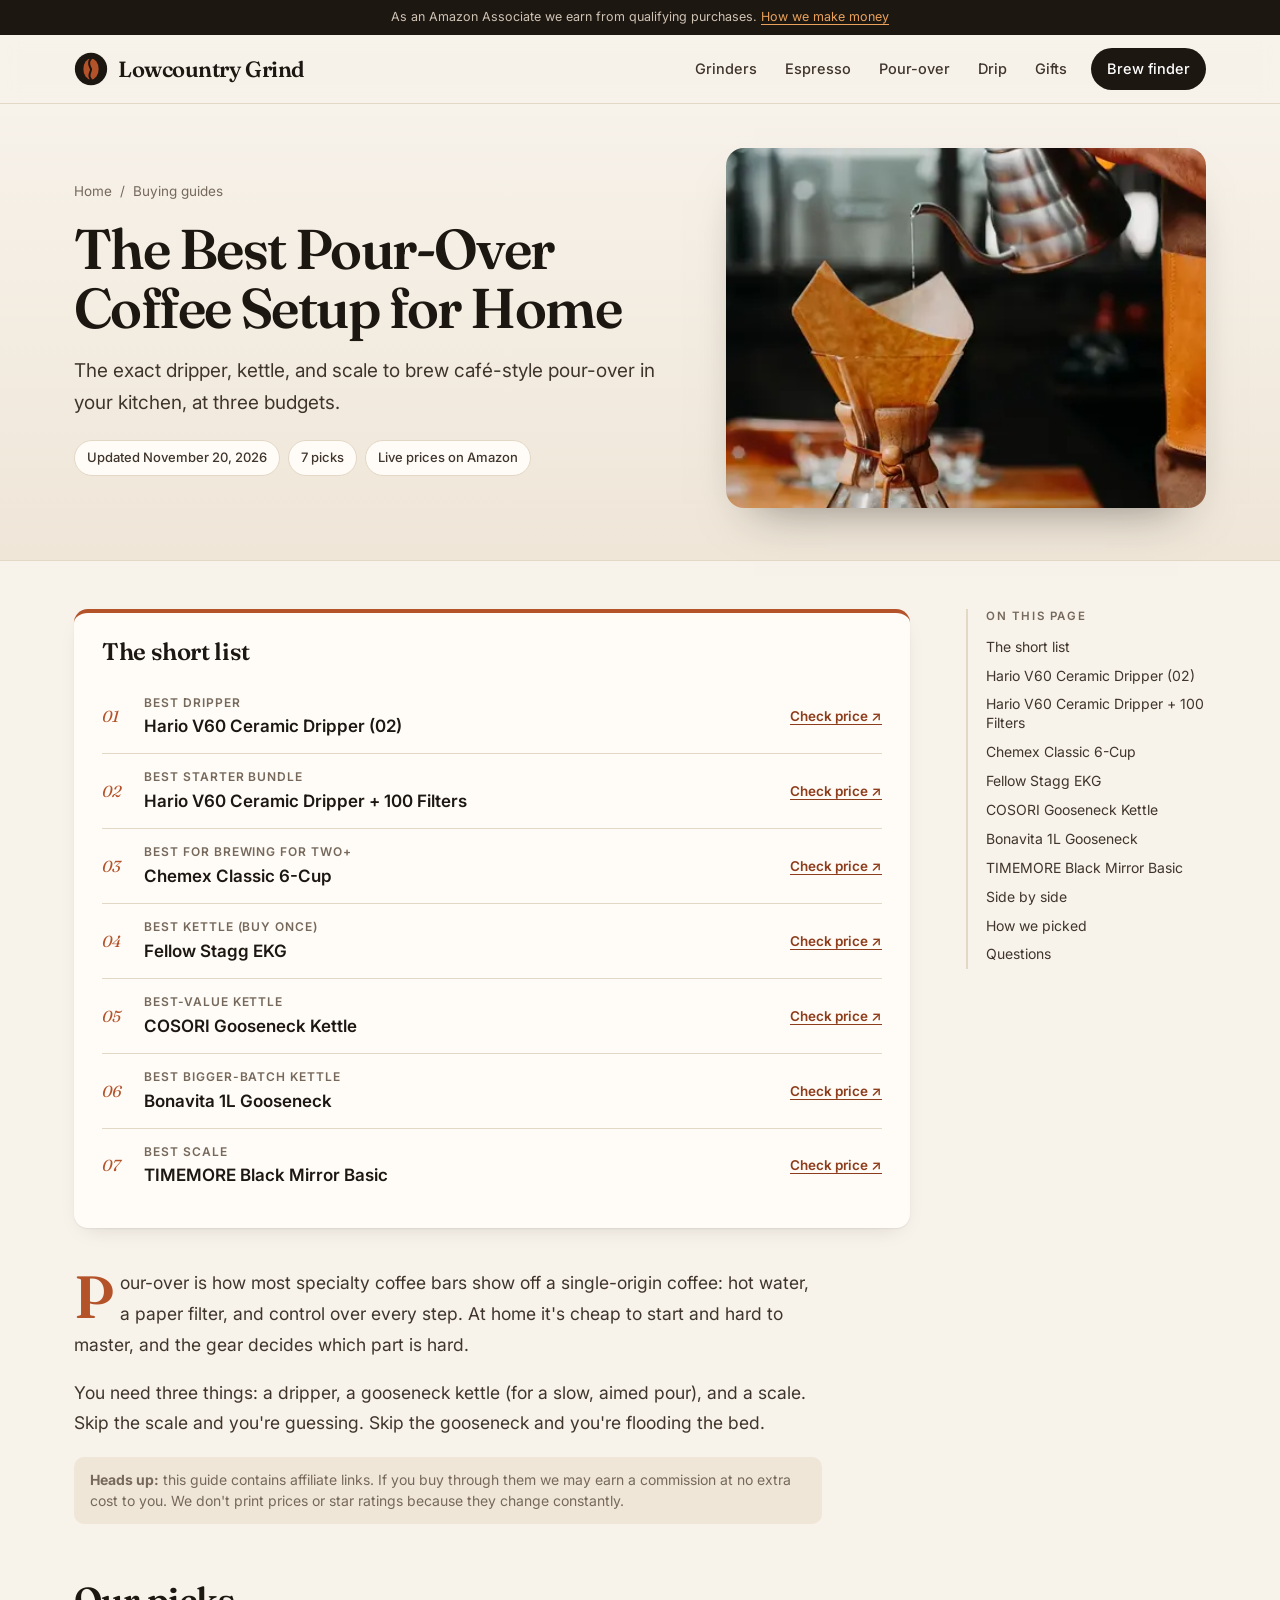
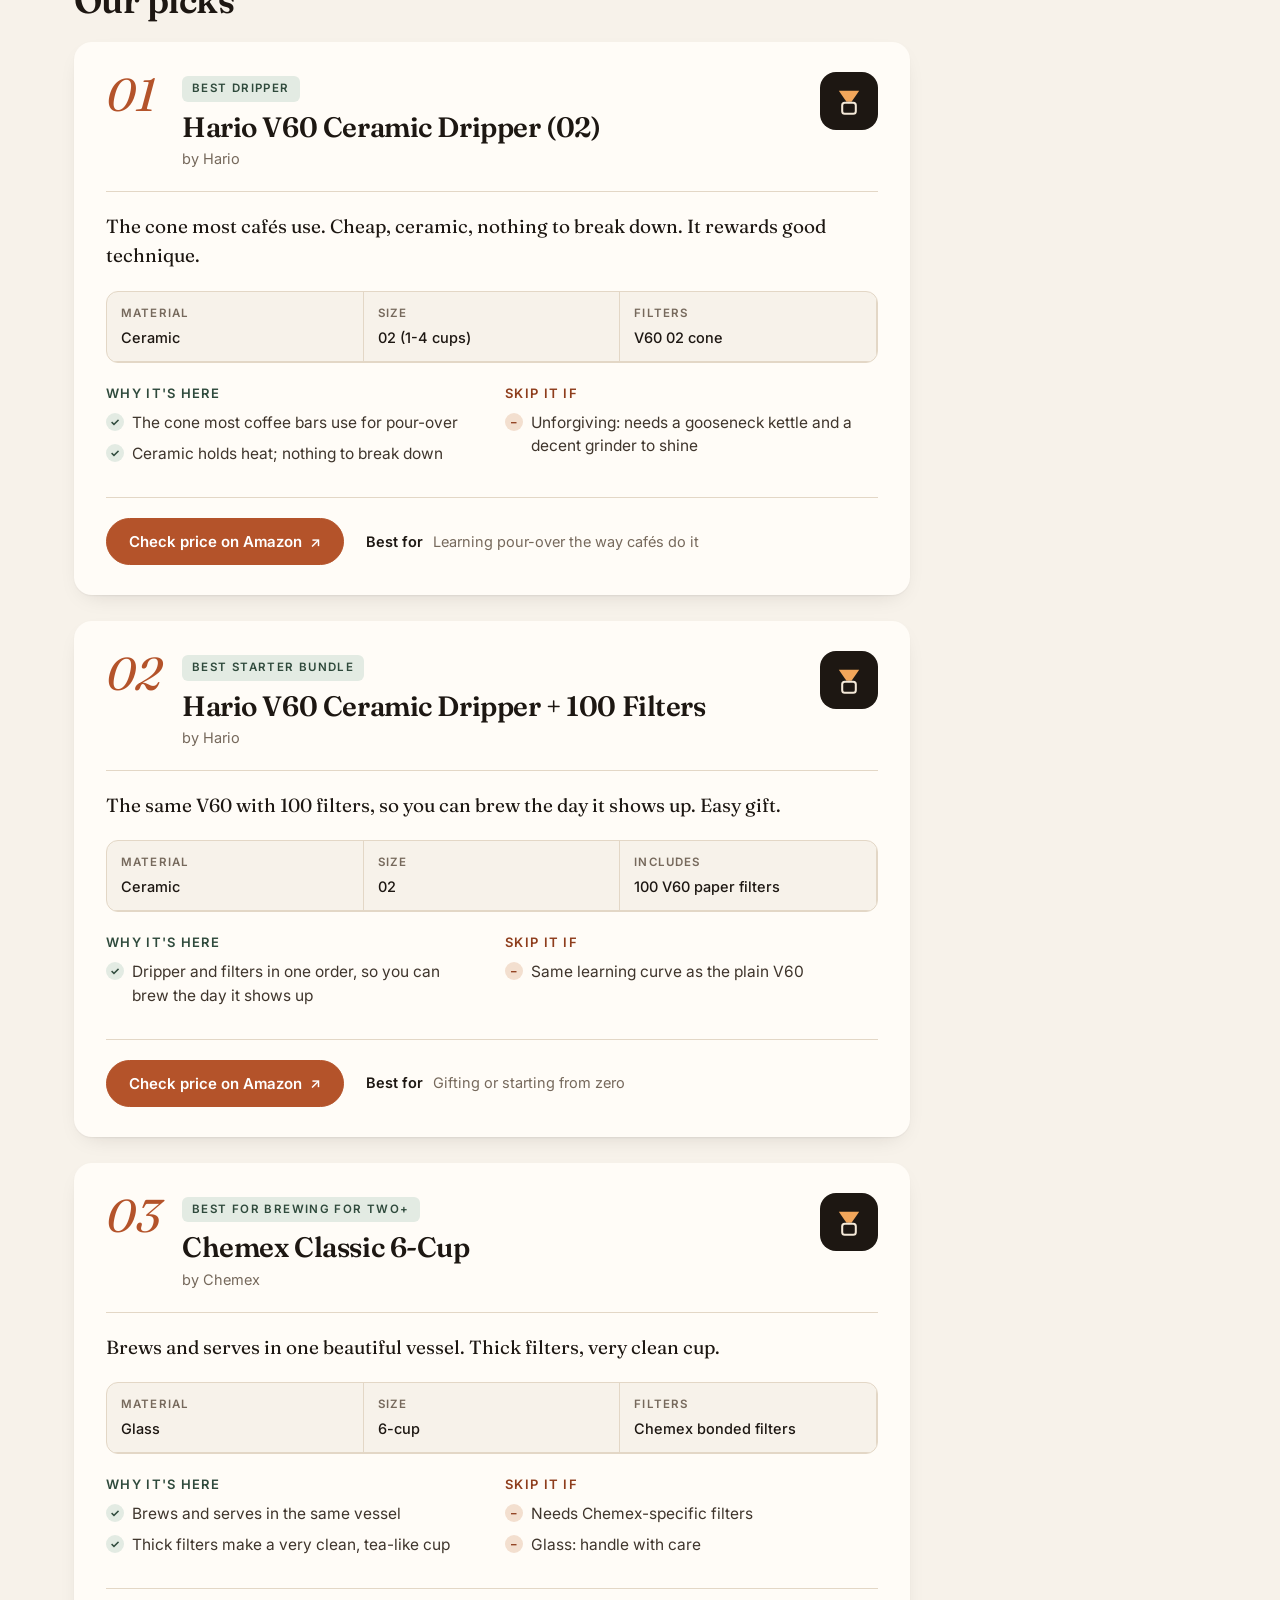
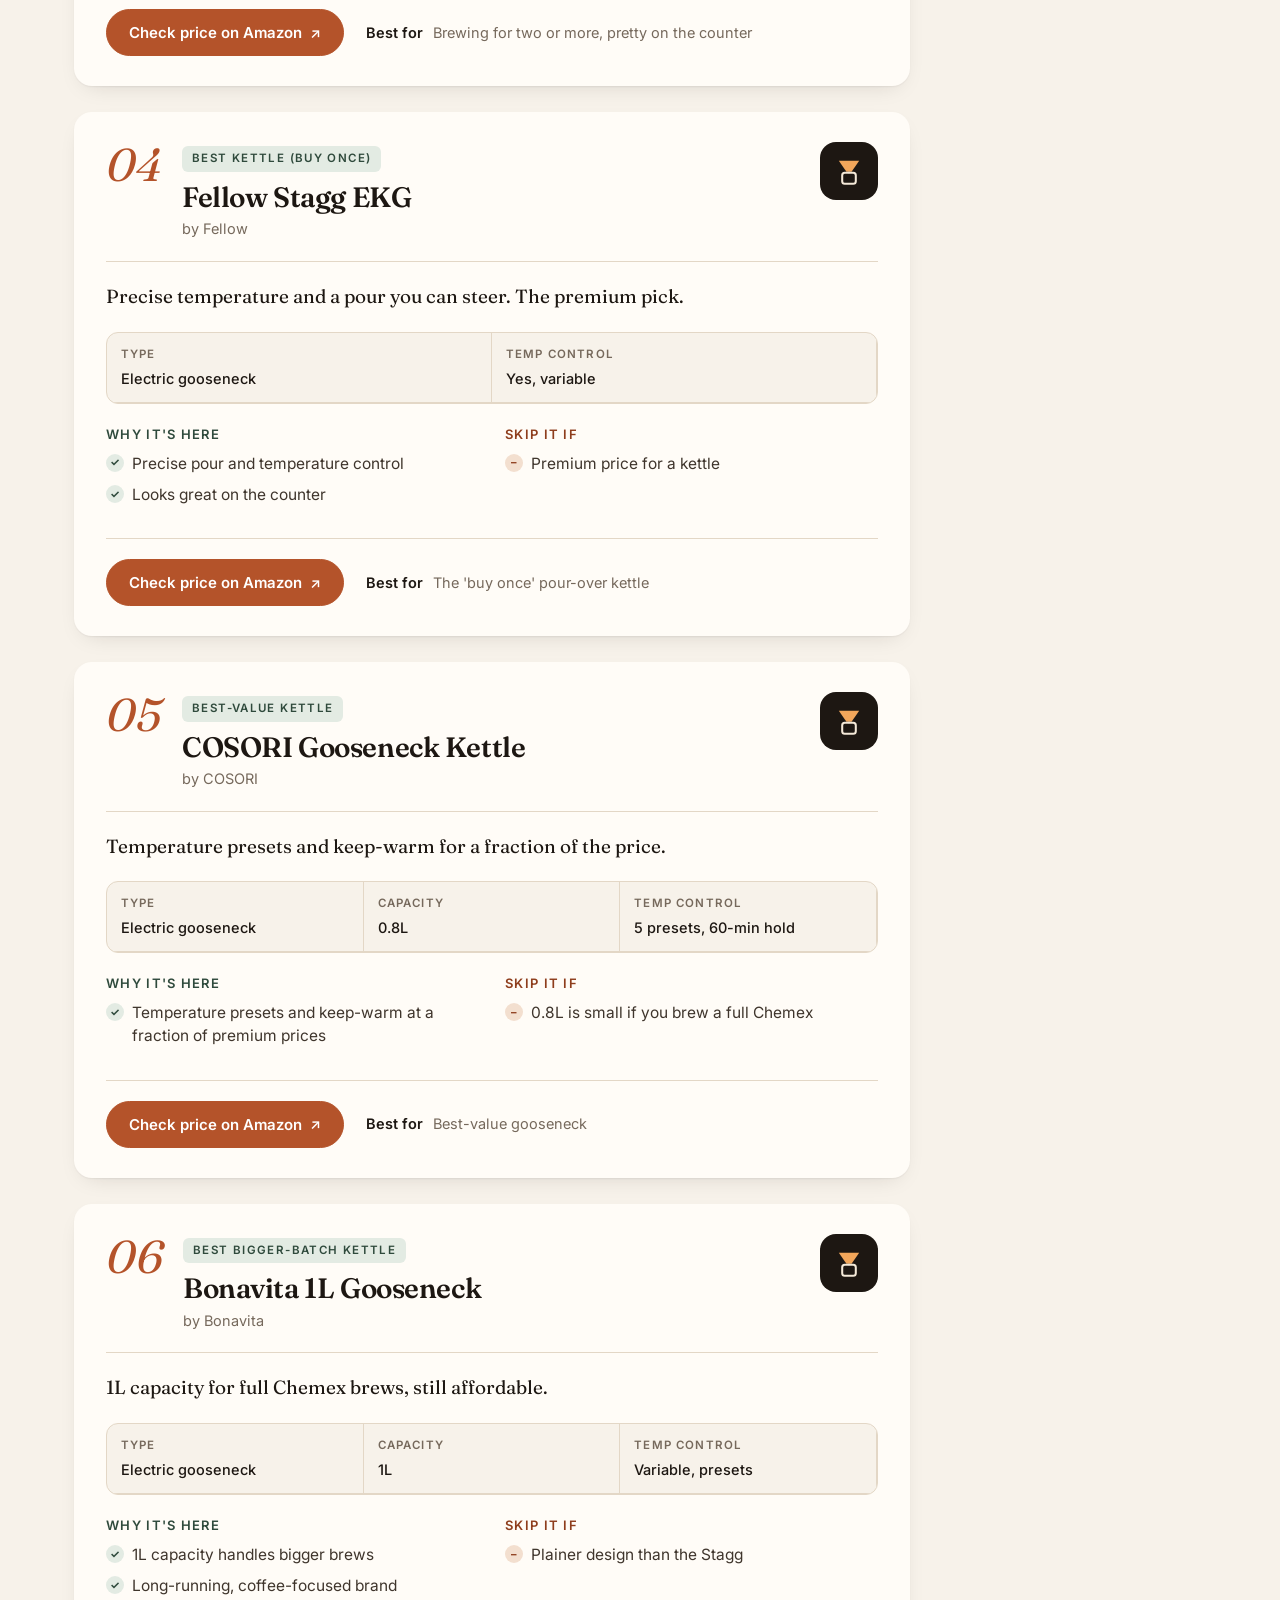
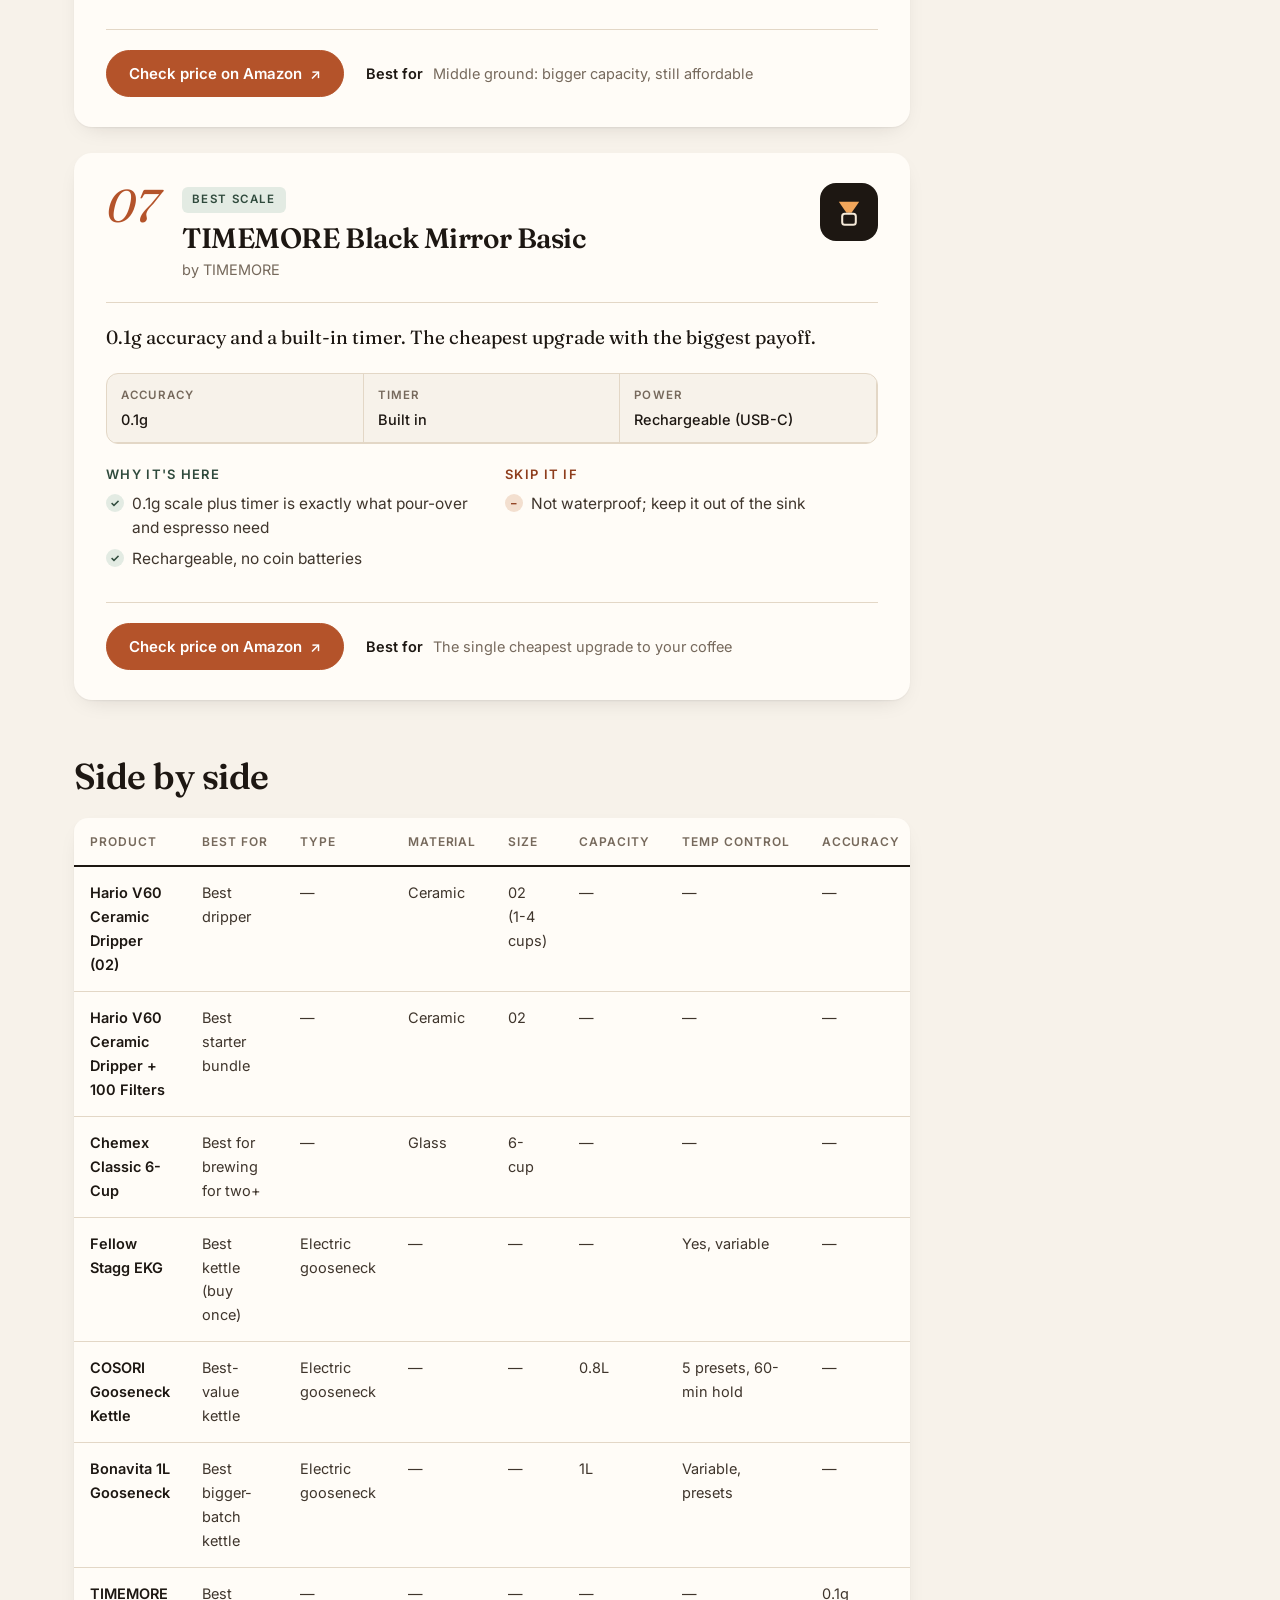
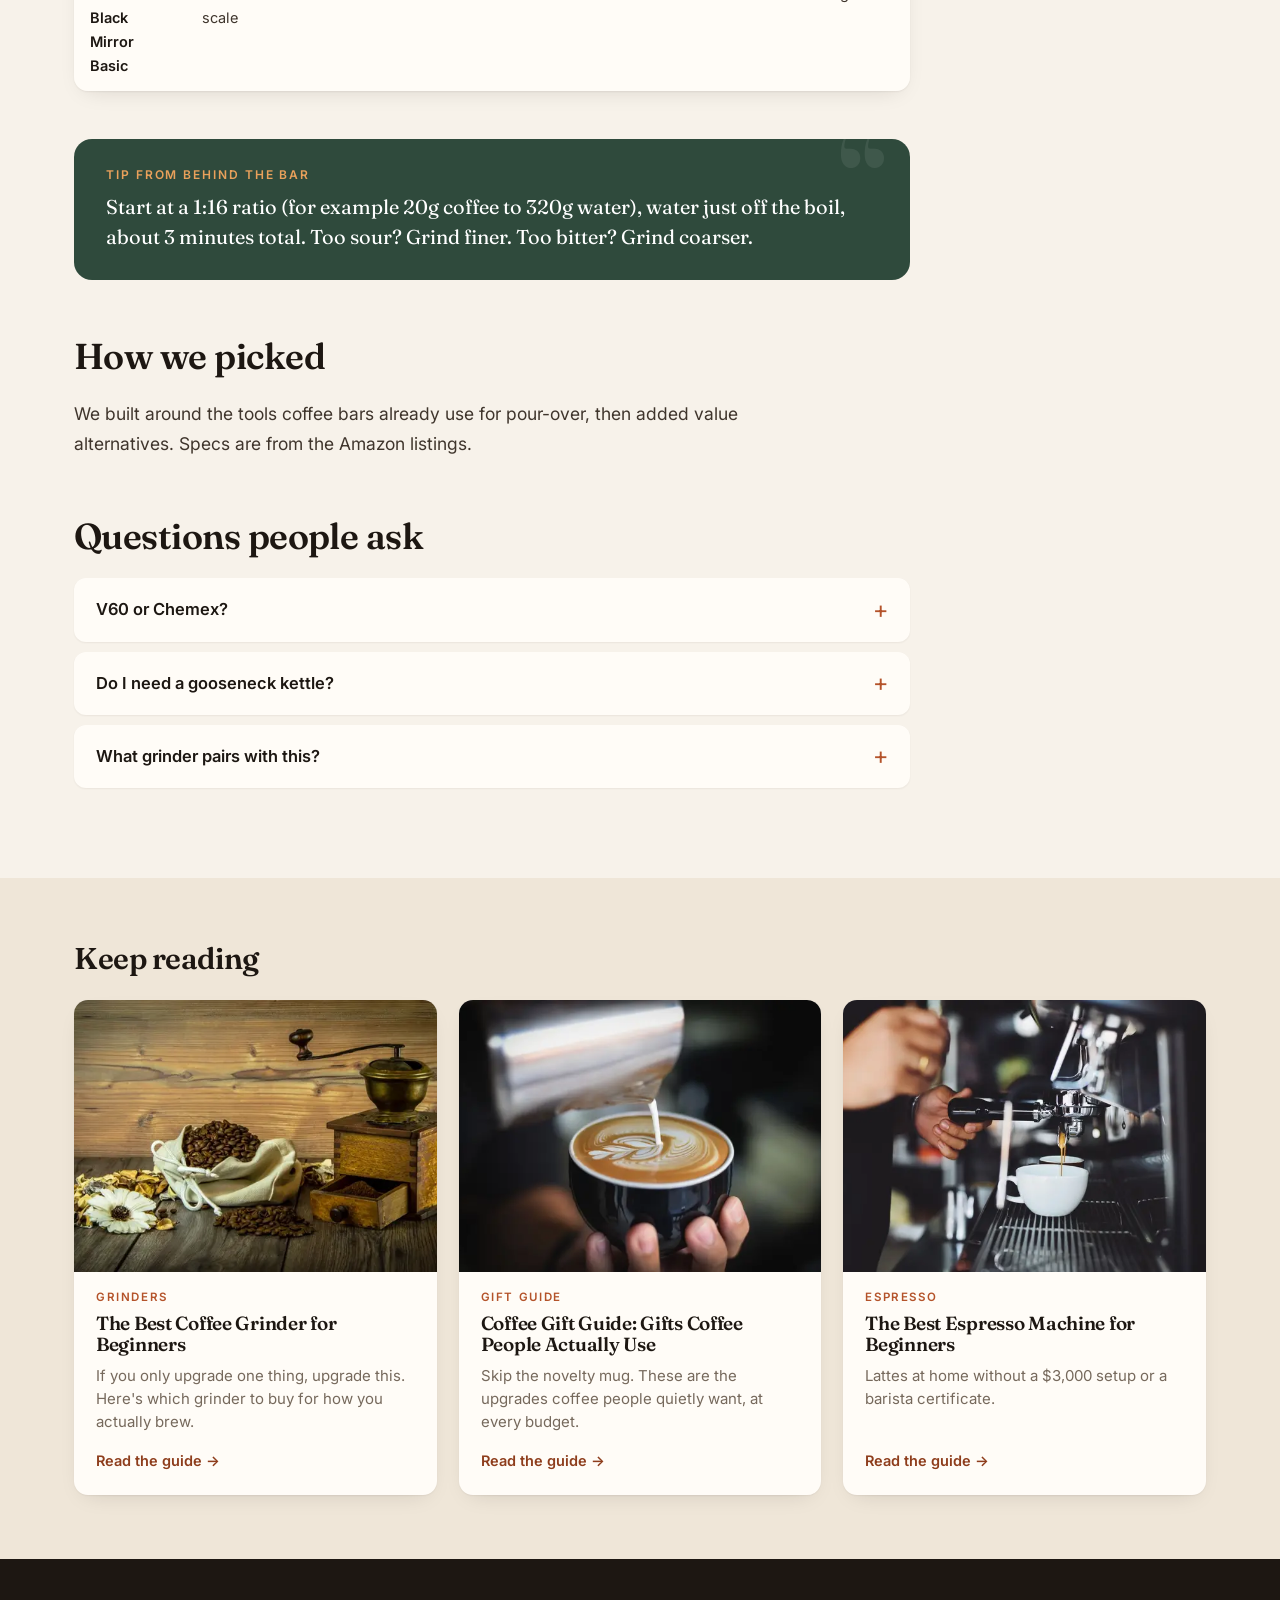
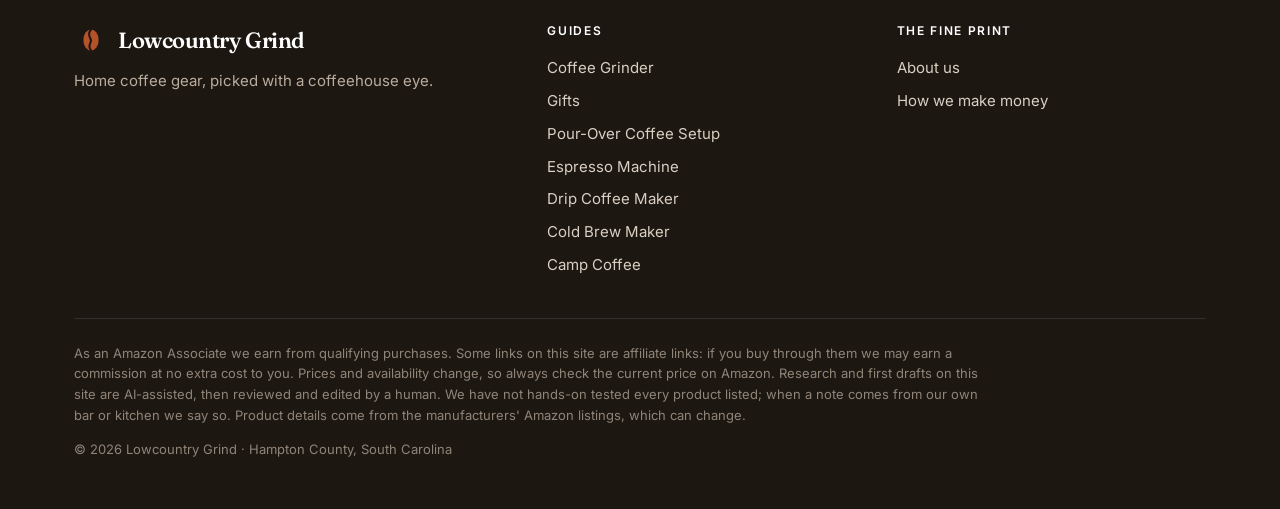
<file: site/best-pour-over-coffee-setup.html>
<!doctype html>
<html lang="en">
<head>
<meta charset="utf-8">
<meta name="viewport" content="width=device-width,initial-scale=1">
<title>The Best Pour-Over Coffee Setup for Home (2026) | Lowcountry Grind</title>
<meta name="description" content="The exact dripper, kettle, and scale to brew café-style pour-over in your kitchen, at three budgets.">
<link rel="canonical" href="https://lowcountrygrind.com/best-pour-over-coffee-setup.html">
<meta name="theme-color" content="#1d1712">
<meta property="og:site_name" content="Lowcountry Grind">
<meta property="og:title" content="The Best Pour-Over Coffee Setup for Home (2026) | Lowcountry Grind">
<meta property="og:description" content="The exact dripper, kettle, and scale to brew café-style pour-over in your kitchen, at three budgets.">
<meta property="og:type" content="website">
<meta property="og:url" content="https://lowcountrygrind.com/best-pour-over-coffee-setup.html">
<meta property="og:image" content="https://lowcountrygrind.com/img/pourover.webp">
<meta name="twitter:card" content="summary_large_image">
<link rel="icon" href="favicon.svg" type="image/svg+xml">
<link rel="preconnect" href="https://fonts.googleapis.com"><link rel="preconnect" href="https://fonts.gstatic.com" crossorigin>
<link href="https://fonts.googleapis.com/css2?family=Fraunces:ital,opsz,wght@0,9..144,400;0,9..144,600;0,9..144,700;1,9..144,400;1,9..144,600&family=Inter:wght@400;500;600;700&display=swap" rel="stylesheet">
<link rel="stylesheet" href="style.css">
<script type="application/ld+json">{"@context": "https://schema.org", "@type": "ItemList", "name": "The Best Pour-Over Coffee Setup for Home", "itemListElement": [{"@type": "ListItem", "position": 1, "name": "Hario V60 Ceramic Dripper (02)"}, {"@type": "ListItem", "position": 2, "name": "Hario V60 Ceramic Dripper + 100 Filters"}, {"@type": "ListItem", "position": 3, "name": "Chemex Classic 6-Cup"}, {"@type": "ListItem", "position": 4, "name": "Fellow Stagg EKG"}, {"@type": "ListItem", "position": 5, "name": "COSORI Gooseneck Kettle"}, {"@type": "ListItem", "position": 6, "name": "Bonavita 1L Gooseneck"}, {"@type": "ListItem", "position": 7, "name": "TIMEMORE Black Mirror Basic"}]}</script>
</head>
<body>
<div class="disc-bar">As an Amazon Associate we earn from qualifying purchases. <a href="disclosure.html">How we make money</a></div>
<header class="top"><div class="wrap nav">
<a class="logo" href="index.html" aria-label="Lowcountry Grind home"><svg viewBox="0 0 40 40" aria-hidden="true"><circle cx="20" cy="20" r="19" fill="#1d1712"/><ellipse cx="20" cy="20" rx="9" ry="12.5" fill="#b4532a"/><path d="M20 8c-5 4.5-1 9.5 0 12s-5 7.5 0 12" fill="none" stroke="#1d1712" stroke-width="2.4" stroke-linecap="round"/></svg><span class="wordmark">Lowcountry Grind</span></a>
<input type="checkbox" id="navt" class="navt" aria-label="Menu"><label for="navt" class="burger" aria-hidden="true"><span></span></label>
<nav class="menu"><a href="best-coffee-grinder-for-beginners.html">Grinders</a><a href="best-espresso-machine-for-beginners.html">Espresso</a><a href="best-pour-over-coffee-setup.html">Pour-over</a><a href="best-drip-coffee-maker-for-families.html">Drip</a><a href="coffee-gift-guide.html">Gifts</a><a class="nav-cta" href="index.html#finder">Brew finder</a></nav>
</div></header>
<header class="g-hero"><div class="wrap g-hero-grid">
<div class="g-hero-copy">
<nav class="crumbs"><a href="index.html">Home</a><span>/</span><a href="index.html#guides">Buying guides</a></nav>
<h1>The Best Pour-Over Coffee Setup for Home</h1>
<p class="dek">The exact dripper, kettle, and scale to brew café-style pour-over in your kitchen, at three budgets.</p>
<div class="meta"><span>Updated November 20, 2026</span><span>7 picks</span><span>Live prices on Amazon</span></div>
</div>
<figure class="g-hero-img"><img src="img/pourover.webp" srcset="img/pourover-sm.webp 640w, img/pourover.webp 1200w" sizes="(max-width: 900px) 100vw, 45vw" alt="Water poured from a gooseneck kettle into a pour-over brewer" fetchpriority="high"></figure>
</div></header>

<div class="wrap g-layout">
<main class="g-main">
<section class="quick" id="quick"><h2>The short list</h2><ol><li><span><span class="qa">Best dripper</span><a class="qn" href="#B007VACS0W">Hario V60 Ceramic Dripper (02)</a></span><a class="qb" href="https://www.amazon.com/dp/B007VACS0W?tag=khalmessiah-20" rel="sponsored nofollow noopener" target="_blank">Check price &#8599;</a></li><li><span><span class="qa">Best starter bundle</span><a class="qn" href="#B0CYLZ97S3">Hario V60 Ceramic Dripper + 100 Filters</a></span><a class="qb" href="https://www.amazon.com/dp/B0CYLZ97S3?tag=khalmessiah-20" rel="sponsored nofollow noopener" target="_blank">Check price &#8599;</a></li><li><span><span class="qa">Best for brewing for two+</span><a class="qn" href="#B0000YWF5E">Chemex Classic 6-Cup</a></span><a class="qb" href="https://www.amazon.com/dp/B0000YWF5E?tag=khalmessiah-20" rel="sponsored nofollow noopener" target="_blank">Check price &#8599;</a></li><li><span><span class="qa">Best kettle (buy once)</span><a class="qn" href="#B077JBQZPX">Fellow Stagg EKG</a></span><a class="qb" href="https://www.amazon.com/dp/B077JBQZPX?tag=khalmessiah-20" rel="sponsored nofollow noopener" target="_blank">Check price &#8599;</a></li><li><span><span class="qa">Best-value kettle</span><a class="qn" href="#B07T1CH2HH">COSORI Gooseneck Kettle</a></span><a class="qb" href="https://www.amazon.com/dp/B07T1CH2HH?tag=khalmessiah-20" rel="sponsored nofollow noopener" target="_blank">Check price &#8599;</a></li><li><span><span class="qa">Best bigger-batch kettle</span><a class="qn" href="#B005YR0F40">Bonavita 1L Gooseneck</a></span><a class="qb" href="https://www.amazon.com/dp/B005YR0F40?tag=khalmessiah-20" rel="sponsored nofollow noopener" target="_blank">Check price &#8599;</a></li><li><span><span class="qa">Best scale</span><a class="qn" href="#B08V1CSDJK">TIMEMORE Black Mirror Basic</a></span><a class="qb" href="https://www.amazon.com/dp/B08V1CSDJK?tag=khalmessiah-20" rel="sponsored nofollow noopener" target="_blank">Check price &#8599;</a></li></ol></section>
<section class="prose intro"><p>Pour-over is how most specialty coffee bars show off a single-origin coffee: hot water, a paper filter, and control over every step. At home it&#x27;s cheap to start and hard to master, and the gear decides which part is hard.</p><p>You need three things: a dripper, a gooseneck kettle (for a slow, aimed pour), and a scale. Skip the scale and you&#x27;re guessing. Skip the gooseneck and you&#x27;re flooding the bed.</p>
<p class="disclosure-note"><b>Heads up:</b> this guide contains affiliate links. If you buy through them we may earn a commission at no extra cost to you. We don't print prices or star ratings because they change constantly.</p>
</section>
<h2 class="sec" id="picks">Our picks</h2>
<div class="picks"><article class="pick" id="B007VACS0W">
<header class="pick-head">
<span class="pick-num">01</span>
<div class="pick-title"><span class="award">Best dripper</span><h3>Hario V60 Ceramic Dripper (02)</h3><div class="brand">by Hario</div></div>
<span class="pick-glyph"><svg viewBox="0 0 40 40"><path d="M8 8h24l-9 13h-6z" fill="#f2a65a"/><rect x="12" y="22" width="16" height="13" rx="3" fill="none" stroke="#f4e9d8" stroke-width="2.4"/><path d="M20 21v3" stroke="#f4e9d8" stroke-width="2.4" stroke-dasharray="1.5 2"/></svg></span>
</header>
<p class="verdict">The cone most cafés use. Cheap, ceramic, nothing to break down. It rewards good technique.</p>
<dl class="specs"><div><dt>Material</dt><dd>Ceramic</dd></div><div><dt>Size</dt><dd>02 (1-4 cups)</dd></div><div><dt>Filters</dt><dd>V60 02 cone</dd></div></dl>
<div class="pc"><div class="pro"><h4>Why it's here</h4><ul><li>The cone most coffee bars use for pour-over</li><li>Ceramic holds heat; nothing to break down</li></ul></div><div class="con"><h4>Skip it if</h4><ul><li>Unforgiving: needs a gooseneck kettle and a decent grinder to shine</li></ul></div></div>
<div class="buy"><a class="btn btn-amz" href="https://www.amazon.com/dp/B007VACS0W?tag=khalmessiah-20" rel="sponsored nofollow noopener" target="_blank">Check price on Amazon</a><span class="bestfor"><b>Best for</b> Learning pour-over the way cafés do it</span></div>
</article>
<article class="pick" id="B0CYLZ97S3">
<header class="pick-head">
<span class="pick-num">02</span>
<div class="pick-title"><span class="award">Best starter bundle</span><h3>Hario V60 Ceramic Dripper + 100 Filters</h3><div class="brand">by Hario</div></div>
<span class="pick-glyph"><svg viewBox="0 0 40 40"><path d="M8 8h24l-9 13h-6z" fill="#f2a65a"/><rect x="12" y="22" width="16" height="13" rx="3" fill="none" stroke="#f4e9d8" stroke-width="2.4"/><path d="M20 21v3" stroke="#f4e9d8" stroke-width="2.4" stroke-dasharray="1.5 2"/></svg></span>
</header>
<p class="verdict">The same V60 with 100 filters, so you can brew the day it shows up. Easy gift.</p>
<dl class="specs"><div><dt>Material</dt><dd>Ceramic</dd></div><div><dt>Size</dt><dd>02</dd></div><div><dt>Includes</dt><dd>100 V60 paper filters</dd></div></dl>
<div class="pc"><div class="pro"><h4>Why it's here</h4><ul><li>Dripper and filters in one order, so you can brew the day it shows up</li></ul></div><div class="con"><h4>Skip it if</h4><ul><li>Same learning curve as the plain V60</li></ul></div></div>
<div class="buy"><a class="btn btn-amz" href="https://www.amazon.com/dp/B0CYLZ97S3?tag=khalmessiah-20" rel="sponsored nofollow noopener" target="_blank">Check price on Amazon</a><span class="bestfor"><b>Best for</b> Gifting or starting from zero</span></div>
</article>
<article class="pick" id="B0000YWF5E">
<header class="pick-head">
<span class="pick-num">03</span>
<div class="pick-title"><span class="award">Best for brewing for two+</span><h3>Chemex Classic 6-Cup</h3><div class="brand">by Chemex</div></div>
<span class="pick-glyph"><svg viewBox="0 0 40 40"><path d="M8 8h24l-9 13h-6z" fill="#f2a65a"/><rect x="12" y="22" width="16" height="13" rx="3" fill="none" stroke="#f4e9d8" stroke-width="2.4"/><path d="M20 21v3" stroke="#f4e9d8" stroke-width="2.4" stroke-dasharray="1.5 2"/></svg></span>
</header>
<p class="verdict">Brews and serves in one beautiful vessel. Thick filters, very clean cup.</p>
<dl class="specs"><div><dt>Material</dt><dd>Glass</dd></div><div><dt>Size</dt><dd>6-cup</dd></div><div><dt>Filters</dt><dd>Chemex bonded filters</dd></div></dl>
<div class="pc"><div class="pro"><h4>Why it's here</h4><ul><li>Brews and serves in the same vessel</li><li>Thick filters make a very clean, tea-like cup</li></ul></div><div class="con"><h4>Skip it if</h4><ul><li>Needs Chemex-specific filters</li><li>Glass: handle with care</li></ul></div></div>
<div class="buy"><a class="btn btn-amz" href="https://www.amazon.com/dp/B0000YWF5E?tag=khalmessiah-20" rel="sponsored nofollow noopener" target="_blank">Check price on Amazon</a><span class="bestfor"><b>Best for</b> Brewing for two or more, pretty on the counter</span></div>
</article>
<article class="pick" id="B077JBQZPX">
<header class="pick-head">
<span class="pick-num">04</span>
<div class="pick-title"><span class="award">Best kettle (buy once)</span><h3>Fellow Stagg EKG</h3><div class="brand">by Fellow</div></div>
<span class="pick-glyph"><svg viewBox="0 0 40 40"><path d="M8 8h24l-9 13h-6z" fill="#f2a65a"/><rect x="12" y="22" width="16" height="13" rx="3" fill="none" stroke="#f4e9d8" stroke-width="2.4"/><path d="M20 21v3" stroke="#f4e9d8" stroke-width="2.4" stroke-dasharray="1.5 2"/></svg></span>
</header>
<p class="verdict">Precise temperature and a pour you can steer. The premium pick.</p>
<dl class="specs"><div><dt>Type</dt><dd>Electric gooseneck</dd></div><div><dt>Temp control</dt><dd>Yes, variable</dd></div></dl>
<div class="pc"><div class="pro"><h4>Why it's here</h4><ul><li>Precise pour and temperature control</li><li>Looks great on the counter</li></ul></div><div class="con"><h4>Skip it if</h4><ul><li>Premium price for a kettle</li></ul></div></div>
<div class="buy"><a class="btn btn-amz" href="https://www.amazon.com/dp/B077JBQZPX?tag=khalmessiah-20" rel="sponsored nofollow noopener" target="_blank">Check price on Amazon</a><span class="bestfor"><b>Best for</b> The &#x27;buy once&#x27; pour-over kettle</span></div>
</article>
<article class="pick" id="B07T1CH2HH">
<header class="pick-head">
<span class="pick-num">05</span>
<div class="pick-title"><span class="award">Best-value kettle</span><h3>COSORI Gooseneck Kettle</h3><div class="brand">by COSORI</div></div>
<span class="pick-glyph"><svg viewBox="0 0 40 40"><path d="M8 8h24l-9 13h-6z" fill="#f2a65a"/><rect x="12" y="22" width="16" height="13" rx="3" fill="none" stroke="#f4e9d8" stroke-width="2.4"/><path d="M20 21v3" stroke="#f4e9d8" stroke-width="2.4" stroke-dasharray="1.5 2"/></svg></span>
</header>
<p class="verdict">Temperature presets and keep-warm for a fraction of the price.</p>
<dl class="specs"><div><dt>Type</dt><dd>Electric gooseneck</dd></div><div><dt>Capacity</dt><dd>0.8L</dd></div><div><dt>Temp control</dt><dd>5 presets, 60-min hold</dd></div></dl>
<div class="pc"><div class="pro"><h4>Why it's here</h4><ul><li>Temperature presets and keep-warm at a fraction of premium prices</li></ul></div><div class="con"><h4>Skip it if</h4><ul><li>0.8L is small if you brew a full Chemex</li></ul></div></div>
<div class="buy"><a class="btn btn-amz" href="https://www.amazon.com/dp/B07T1CH2HH?tag=khalmessiah-20" rel="sponsored nofollow noopener" target="_blank">Check price on Amazon</a><span class="bestfor"><b>Best for</b> Best-value gooseneck</span></div>
</article>
<article class="pick" id="B005YR0F40">
<header class="pick-head">
<span class="pick-num">06</span>
<div class="pick-title"><span class="award">Best bigger-batch kettle</span><h3>Bonavita 1L Gooseneck</h3><div class="brand">by Bonavita</div></div>
<span class="pick-glyph"><svg viewBox="0 0 40 40"><path d="M8 8h24l-9 13h-6z" fill="#f2a65a"/><rect x="12" y="22" width="16" height="13" rx="3" fill="none" stroke="#f4e9d8" stroke-width="2.4"/><path d="M20 21v3" stroke="#f4e9d8" stroke-width="2.4" stroke-dasharray="1.5 2"/></svg></span>
</header>
<p class="verdict">1L capacity for full Chemex brews, still affordable.</p>
<dl class="specs"><div><dt>Type</dt><dd>Electric gooseneck</dd></div><div><dt>Capacity</dt><dd>1L</dd></div><div><dt>Temp control</dt><dd>Variable, presets</dd></div></dl>
<div class="pc"><div class="pro"><h4>Why it's here</h4><ul><li>1L capacity handles bigger brews</li><li>Long-running, coffee-focused brand</li></ul></div><div class="con"><h4>Skip it if</h4><ul><li>Plainer design than the Stagg</li></ul></div></div>
<div class="buy"><a class="btn btn-amz" href="https://www.amazon.com/dp/B005YR0F40?tag=khalmessiah-20" rel="sponsored nofollow noopener" target="_blank">Check price on Amazon</a><span class="bestfor"><b>Best for</b> Middle ground: bigger capacity, still affordable</span></div>
</article>
<article class="pick" id="B08V1CSDJK">
<header class="pick-head">
<span class="pick-num">07</span>
<div class="pick-title"><span class="award">Best scale</span><h3>TIMEMORE Black Mirror Basic</h3><div class="brand">by TIMEMORE</div></div>
<span class="pick-glyph"><svg viewBox="0 0 40 40"><path d="M8 8h24l-9 13h-6z" fill="#f2a65a"/><rect x="12" y="22" width="16" height="13" rx="3" fill="none" stroke="#f4e9d8" stroke-width="2.4"/><path d="M20 21v3" stroke="#f4e9d8" stroke-width="2.4" stroke-dasharray="1.5 2"/></svg></span>
</header>
<p class="verdict">0.1g accuracy and a built-in timer. The cheapest upgrade with the biggest payoff.</p>
<dl class="specs"><div><dt>Accuracy</dt><dd>0.1g</dd></div><div><dt>Timer</dt><dd>Built in</dd></div><div><dt>Power</dt><dd>Rechargeable (USB-C)</dd></div></dl>
<div class="pc"><div class="pro"><h4>Why it's here</h4><ul><li>0.1g scale plus timer is exactly what pour-over and espresso need</li><li>Rechargeable, no coin batteries</li></ul></div><div class="con"><h4>Skip it if</h4><ul><li>Not waterproof; keep it out of the sink</li></ul></div></div>
<div class="buy"><a class="btn btn-amz" href="https://www.amazon.com/dp/B08V1CSDJK?tag=khalmessiah-20" rel="sponsored nofollow noopener" target="_blank">Check price on Amazon</a><span class="bestfor"><b>Best for</b> The single cheapest upgrade to your coffee</span></div>
</article>
</div>
<h2 class="sec" id="compare">Side by side</h2>
<div class="tablewrap"><table class="cmp"><thead><tr><th>Product</th><th>Best for</th><th>Type</th><th>Material</th><th>Size</th><th>Capacity</th><th>Temp control</th><th>Accuracy</th><th>Amazon</th></tr></thead><tbody><tr><td><a href="#B007VACS0W">Hario V60 Ceramic Dripper (02)</a></td><td>Best dripper</td><td>—</td><td>Ceramic</td><td>02 (1-4 cups)</td><td>—</td><td>—</td><td>—</td><td><a href="https://www.amazon.com/dp/B007VACS0W?tag=khalmessiah-20" rel="sponsored nofollow noopener" target="_blank">Check price</a></td></tr><tr><td><a href="#B0CYLZ97S3">Hario V60 Ceramic Dripper + 100 Filters</a></td><td>Best starter bundle</td><td>—</td><td>Ceramic</td><td>02</td><td>—</td><td>—</td><td>—</td><td><a href="https://www.amazon.com/dp/B0CYLZ97S3?tag=khalmessiah-20" rel="sponsored nofollow noopener" target="_blank">Check price</a></td></tr><tr><td><a href="#B0000YWF5E">Chemex Classic 6-Cup</a></td><td>Best for brewing for two+</td><td>—</td><td>Glass</td><td>6-cup</td><td>—</td><td>—</td><td>—</td><td><a href="https://www.amazon.com/dp/B0000YWF5E?tag=khalmessiah-20" rel="sponsored nofollow noopener" target="_blank">Check price</a></td></tr><tr><td><a href="#B077JBQZPX">Fellow Stagg EKG</a></td><td>Best kettle (buy once)</td><td>Electric gooseneck</td><td>—</td><td>—</td><td>—</td><td>Yes, variable</td><td>—</td><td><a href="https://www.amazon.com/dp/B077JBQZPX?tag=khalmessiah-20" rel="sponsored nofollow noopener" target="_blank">Check price</a></td></tr><tr><td><a href="#B07T1CH2HH">COSORI Gooseneck Kettle</a></td><td>Best-value kettle</td><td>Electric gooseneck</td><td>—</td><td>—</td><td>0.8L</td><td>5 presets, 60-min hold</td><td>—</td><td><a href="https://www.amazon.com/dp/B07T1CH2HH?tag=khalmessiah-20" rel="sponsored nofollow noopener" target="_blank">Check price</a></td></tr><tr><td><a href="#B005YR0F40">Bonavita 1L Gooseneck</a></td><td>Best bigger-batch kettle</td><td>Electric gooseneck</td><td>—</td><td>—</td><td>1L</td><td>Variable, presets</td><td>—</td><td><a href="https://www.amazon.com/dp/B005YR0F40?tag=khalmessiah-20" rel="sponsored nofollow noopener" target="_blank">Check price</a></td></tr><tr><td><a href="#B08V1CSDJK">TIMEMORE Black Mirror Basic</a></td><td>Best scale</td><td>—</td><td>—</td><td>—</td><td>—</td><td>—</td><td>0.1g</td><td><a href="https://www.amazon.com/dp/B08V1CSDJK?tag=khalmessiah-20" rel="sponsored nofollow noopener" target="_blank">Check price</a></td></tr></tbody></table></div>
<aside class="bartip"><div class="bartip-k">Tip from behind the bar</div><p>Start at a 1:16 ratio (for example 20g coffee to 320g water), water just off the boil, about 3 minutes total. Too sour? Grind finer. Too bitter? Grind coarser.</p></aside>
<section class="prose"><h2 class="sec" id="how">How we picked</h2><p>We built around the tools coffee bars already use for pour-over, then added value alternatives. Specs are from the Amazon listings.</p></section>
<section class="faq"><h2 class="sec" id="faq">Questions people ask</h2><details><summary>V60 or Chemex?</summary><p>V60 for one or two cups and more control; Chemex for brewing a pot to share and a cleaner, lighter cup.</p></details><details><summary>Do I need a gooseneck kettle?</summary><p>For pour-over, yes. A regular kettle dumps water too fast to control extraction.</p></details><details><summary>What grinder pairs with this?</summary><p>Any burr grinder from our grinder guide. The Baratza Encore is the easy default.</p></details></section>
</main>
<aside class="g-side"><div class="toc"><div class="toc-k">On this page</div><a href="#quick">The short list</a><a href="#B007VACS0W">Hario V60 Ceramic Dripper (02)</a><a href="#B0CYLZ97S3">Hario V60 Ceramic Dripper + 100 Filters</a><a href="#B0000YWF5E">Chemex Classic 6-Cup</a><a href="#B077JBQZPX">Fellow Stagg EKG</a><a href="#B07T1CH2HH">COSORI Gooseneck Kettle</a><a href="#B005YR0F40">Bonavita 1L Gooseneck</a><a href="#B08V1CSDJK">TIMEMORE Black Mirror Basic</a><a href="#compare">Side by side</a><a href="#how">How we picked</a><a href="#faq">Questions</a></div></aside>
</div>
<section class="related"><div class="wrap"><h2>Keep reading</h2><div class="cards"><a class="gcard" href="best-coffee-grinder-for-beginners.html"><div class="ph"><img src="img/grinder-sm.webp" alt="A hand coffee grinder beside a sack of roasted beans" loading="lazy" width="640" height="427"></div><div class="gc-body"><span class="tag">Grinders</span><h3>The Best Coffee Grinder for Beginners</h3><p>If you only upgrade one thing, upgrade this. Here&#x27;s which grinder to buy for how you actually brew.</p><span class="go">Read the guide &rarr;</span></div></a><a class="gcard" href="coffee-gift-guide.html"><div class="ph"><img src="img/gift-sm.webp" alt="Latte art in a cup held in two hands" loading="lazy" width="640" height="427"></div><div class="gc-body"><span class="tag">Gift guide</span><h3>Coffee Gift Guide: Gifts Coffee People Actually Use</h3><p>Skip the novelty mug. These are the upgrades coffee people quietly want, at every budget.</p><span class="go">Read the guide &rarr;</span></div></a><a class="gcard" href="best-espresso-machine-for-beginners.html"><div class="ph"><img src="img/espresso-sm.webp" alt="Espresso pulling into a white cup" loading="lazy" width="640" height="427"></div><div class="gc-body"><span class="tag">Espresso</span><h3>The Best Espresso Machine for Beginners</h3><p>Lattes at home without a $3,000 setup or a barista certificate.</p><span class="go">Read the guide &rarr;</span></div></a></div></div></section>

<footer class="foot"><div class="wrap">
<div class="foot-top">
<div class="foot-brand"><a class="logo" href="index.html"><svg viewBox="0 0 40 40" aria-hidden="true"><circle cx="20" cy="20" r="19" fill="#1d1712"/><ellipse cx="20" cy="20" rx="9" ry="12.5" fill="#b4532a"/><path d="M20 8c-5 4.5-1 9.5 0 12s-5 7.5 0 12" fill="none" stroke="#1d1712" stroke-width="2.4" stroke-linecap="round"/></svg><span class="wordmark">Lowcountry Grind</span></a><p>Home coffee gear, picked with a coffeehouse eye.</p></div>
<div><h4>Guides</h4><a href="best-coffee-grinder-for-beginners.html">Coffee Grinder</a><a href="coffee-gift-guide.html">Gifts</a><a href="best-pour-over-coffee-setup.html">Pour-Over Coffee Setup</a><a href="best-espresso-machine-for-beginners.html">Espresso Machine</a><a href="best-drip-coffee-maker-for-families.html">Drip Coffee Maker</a><a href="best-cold-brew-maker.html">Cold Brew Maker</a><a href="best-camp-coffee-maker.html">Camp Coffee</a></div>
<div><h4>The fine print</h4><a href="about.html">About us</a><a href="disclosure.html">How we make money</a></div>
</div>
<p class="foot-note">As an Amazon Associate we earn from qualifying purchases. Some links on this site are affiliate links: if you buy through them we may earn a commission at no extra cost to you. Prices and availability change, so always check the current price on Amazon. Research and first drafts on this site are AI-assisted, then reviewed and edited by a human. We have not hands-on tested every product listed; when a note comes from our own bar or kitchen we say so. Product details come from the manufacturers&#x27; Amazon listings, which can change.</p>
<p class="foot-note">&copy; 2026 Lowcountry Grind &middot; Hampton County, South Carolina</p>
</div></footer>
</body>
</html>
</file>
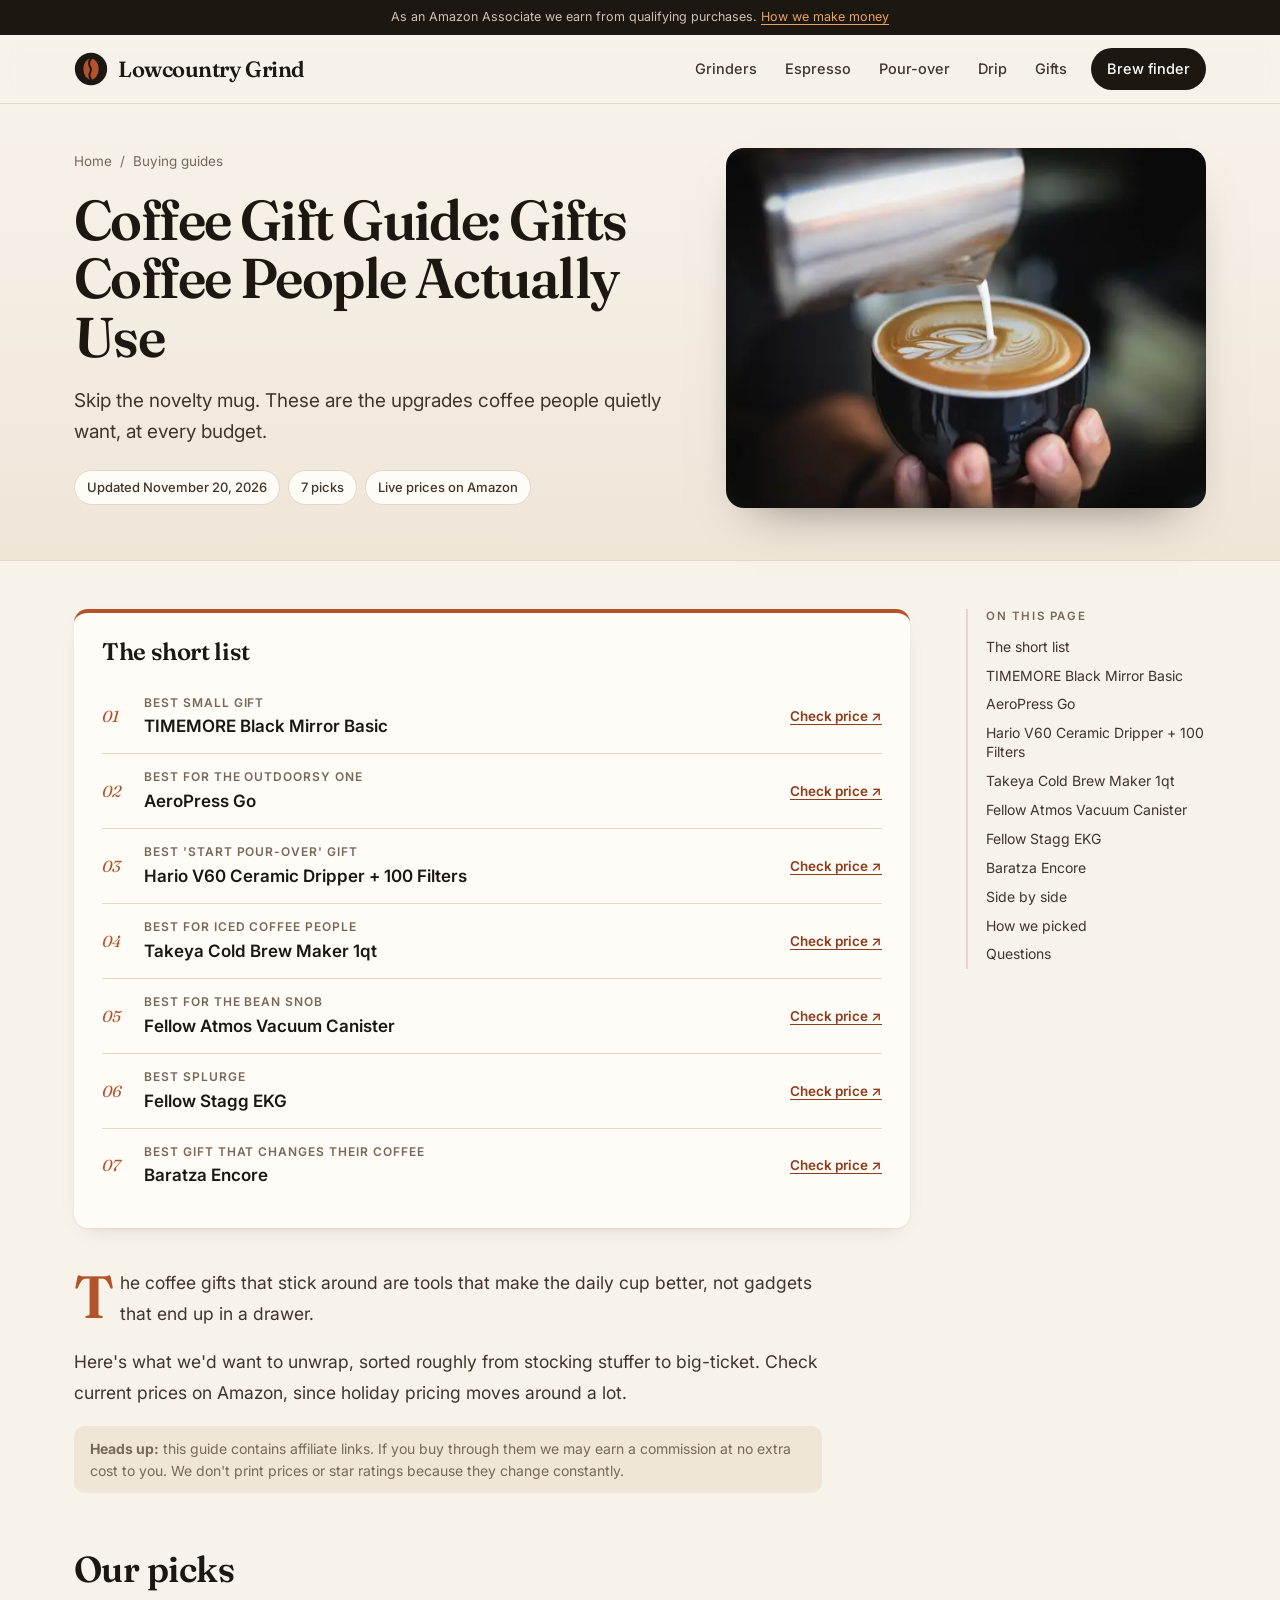
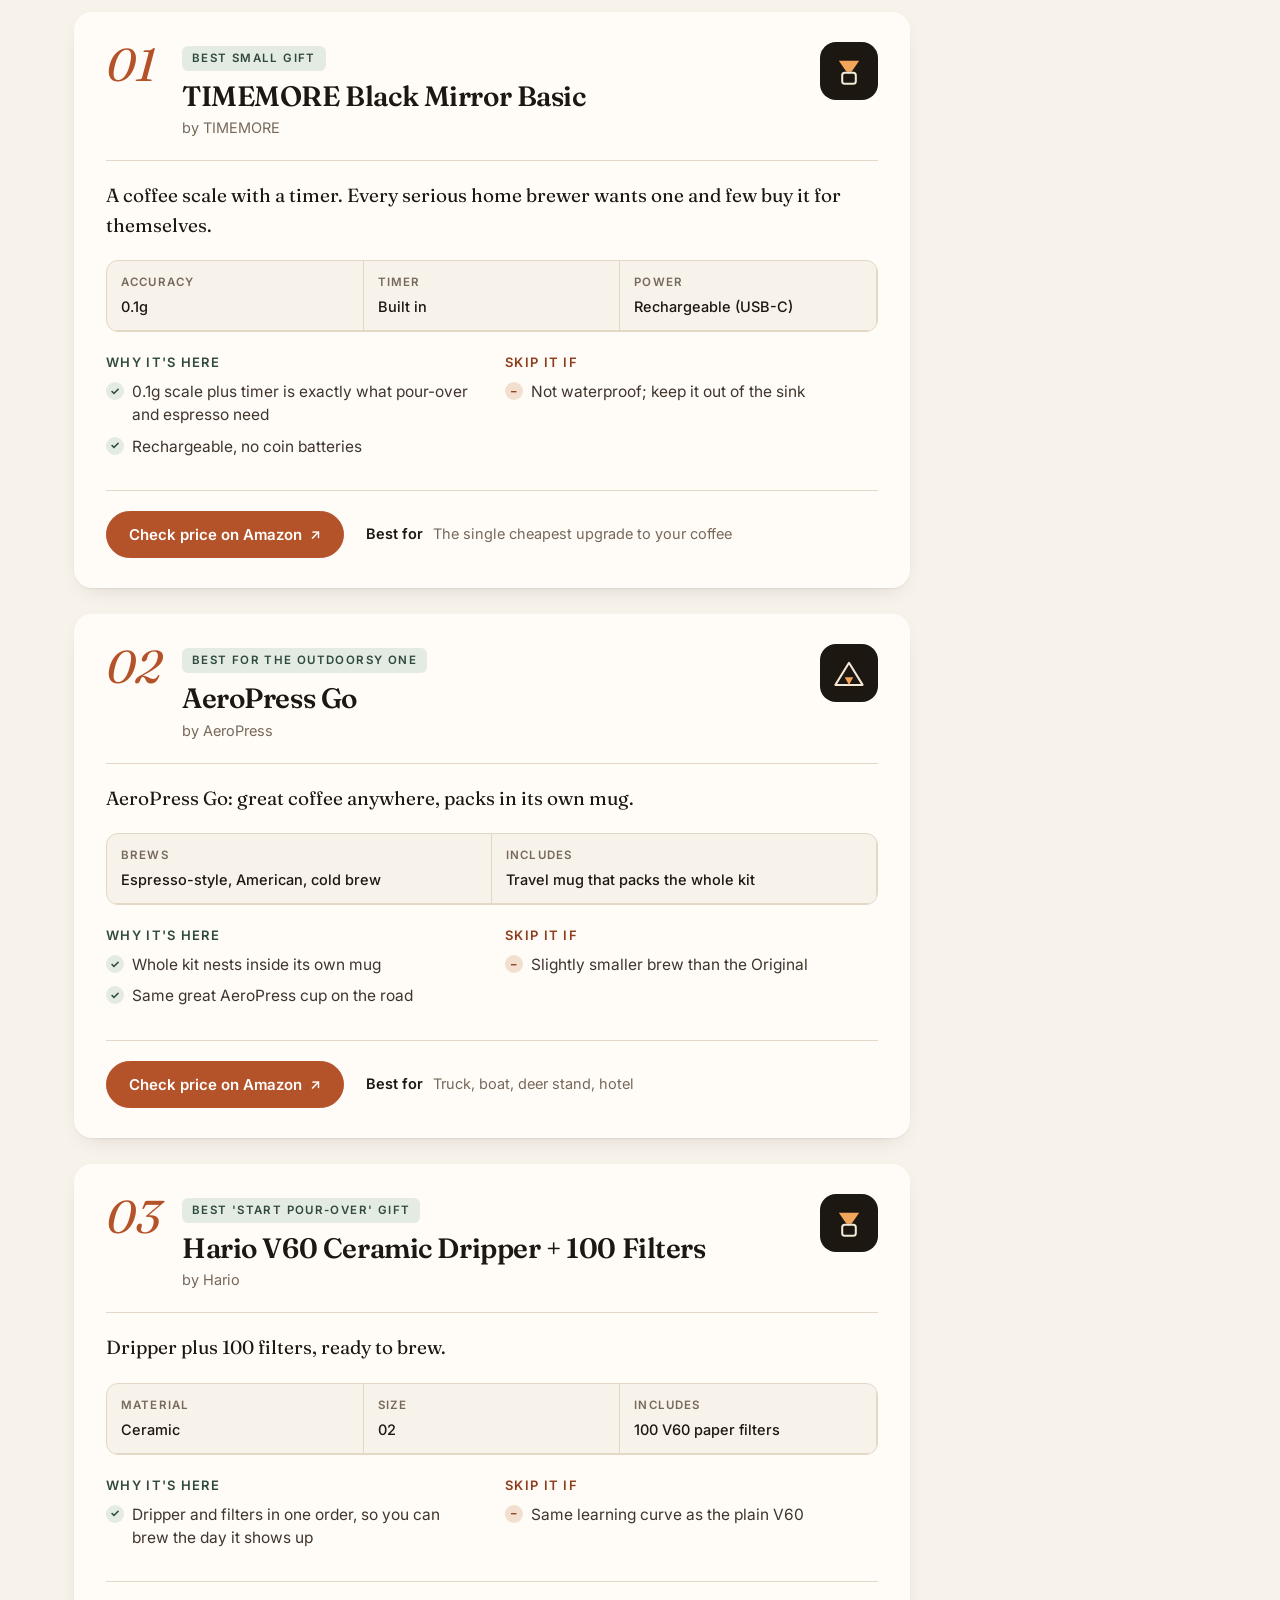
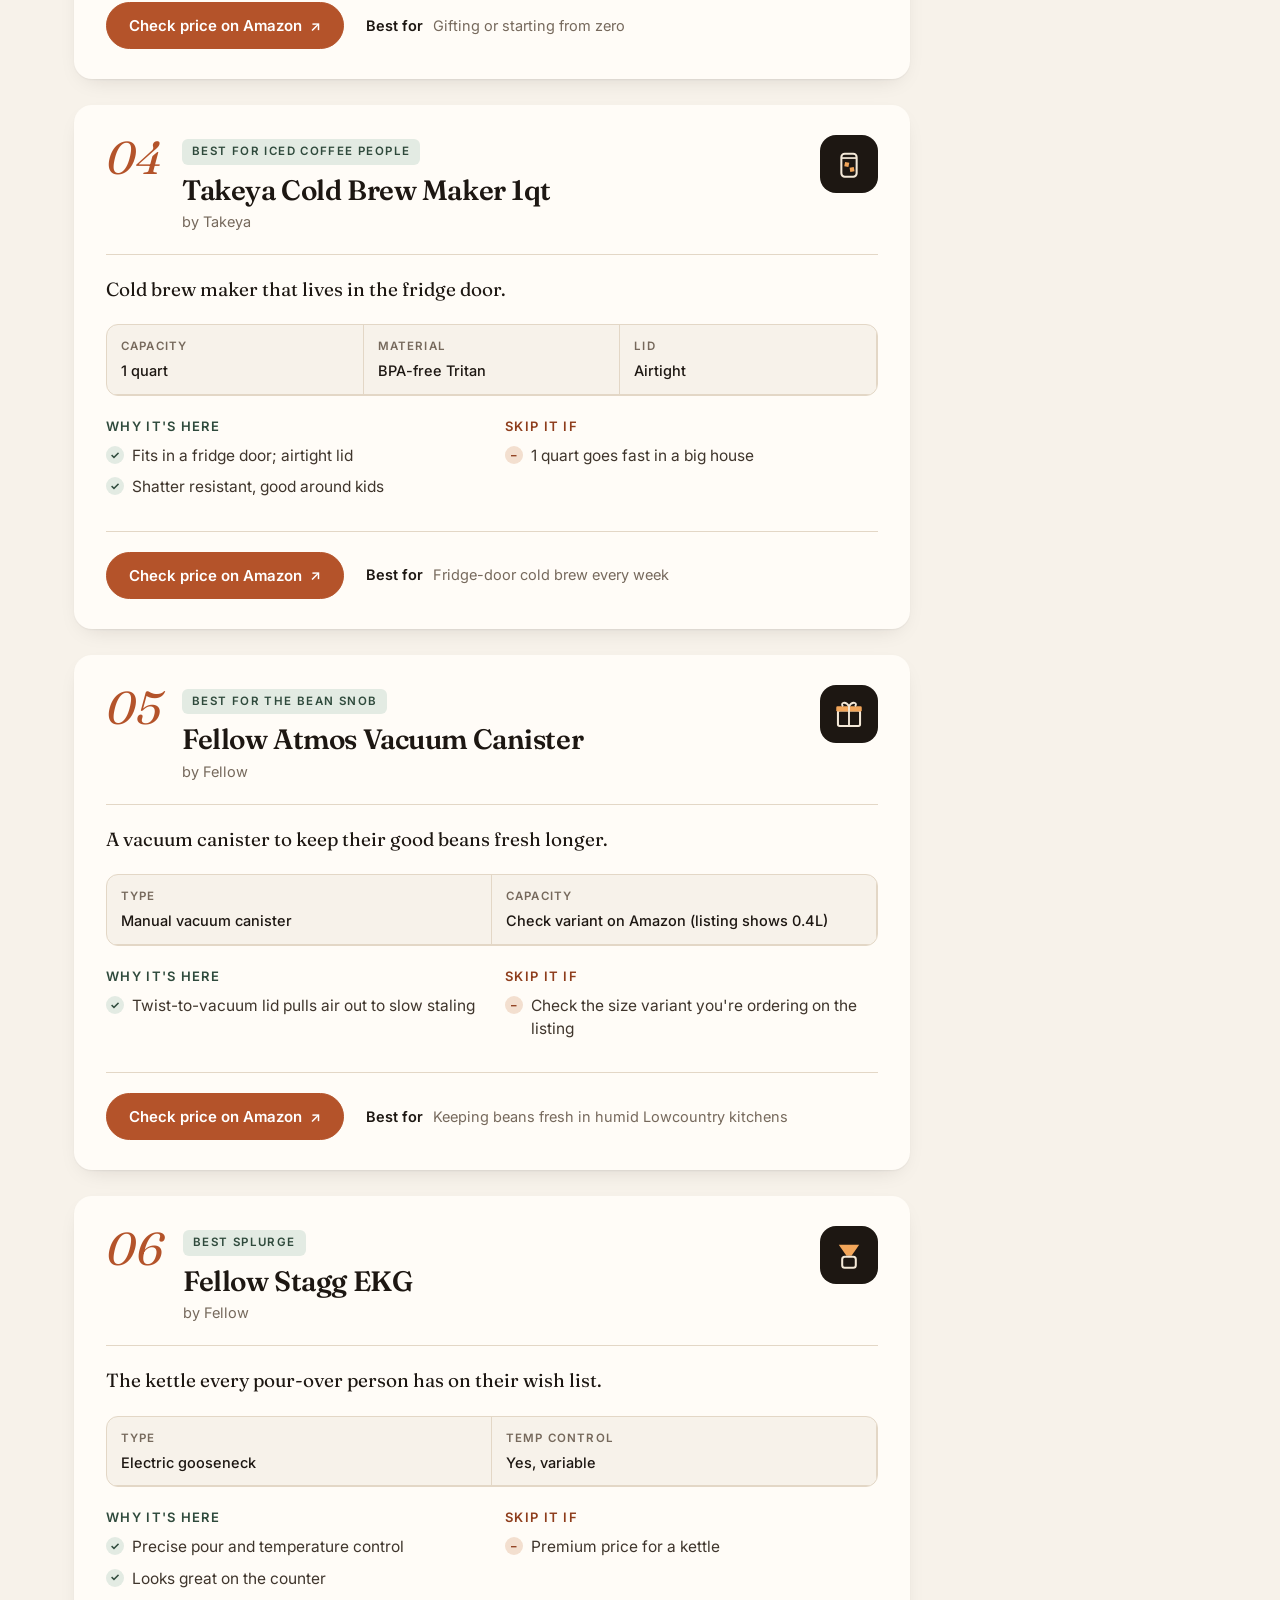
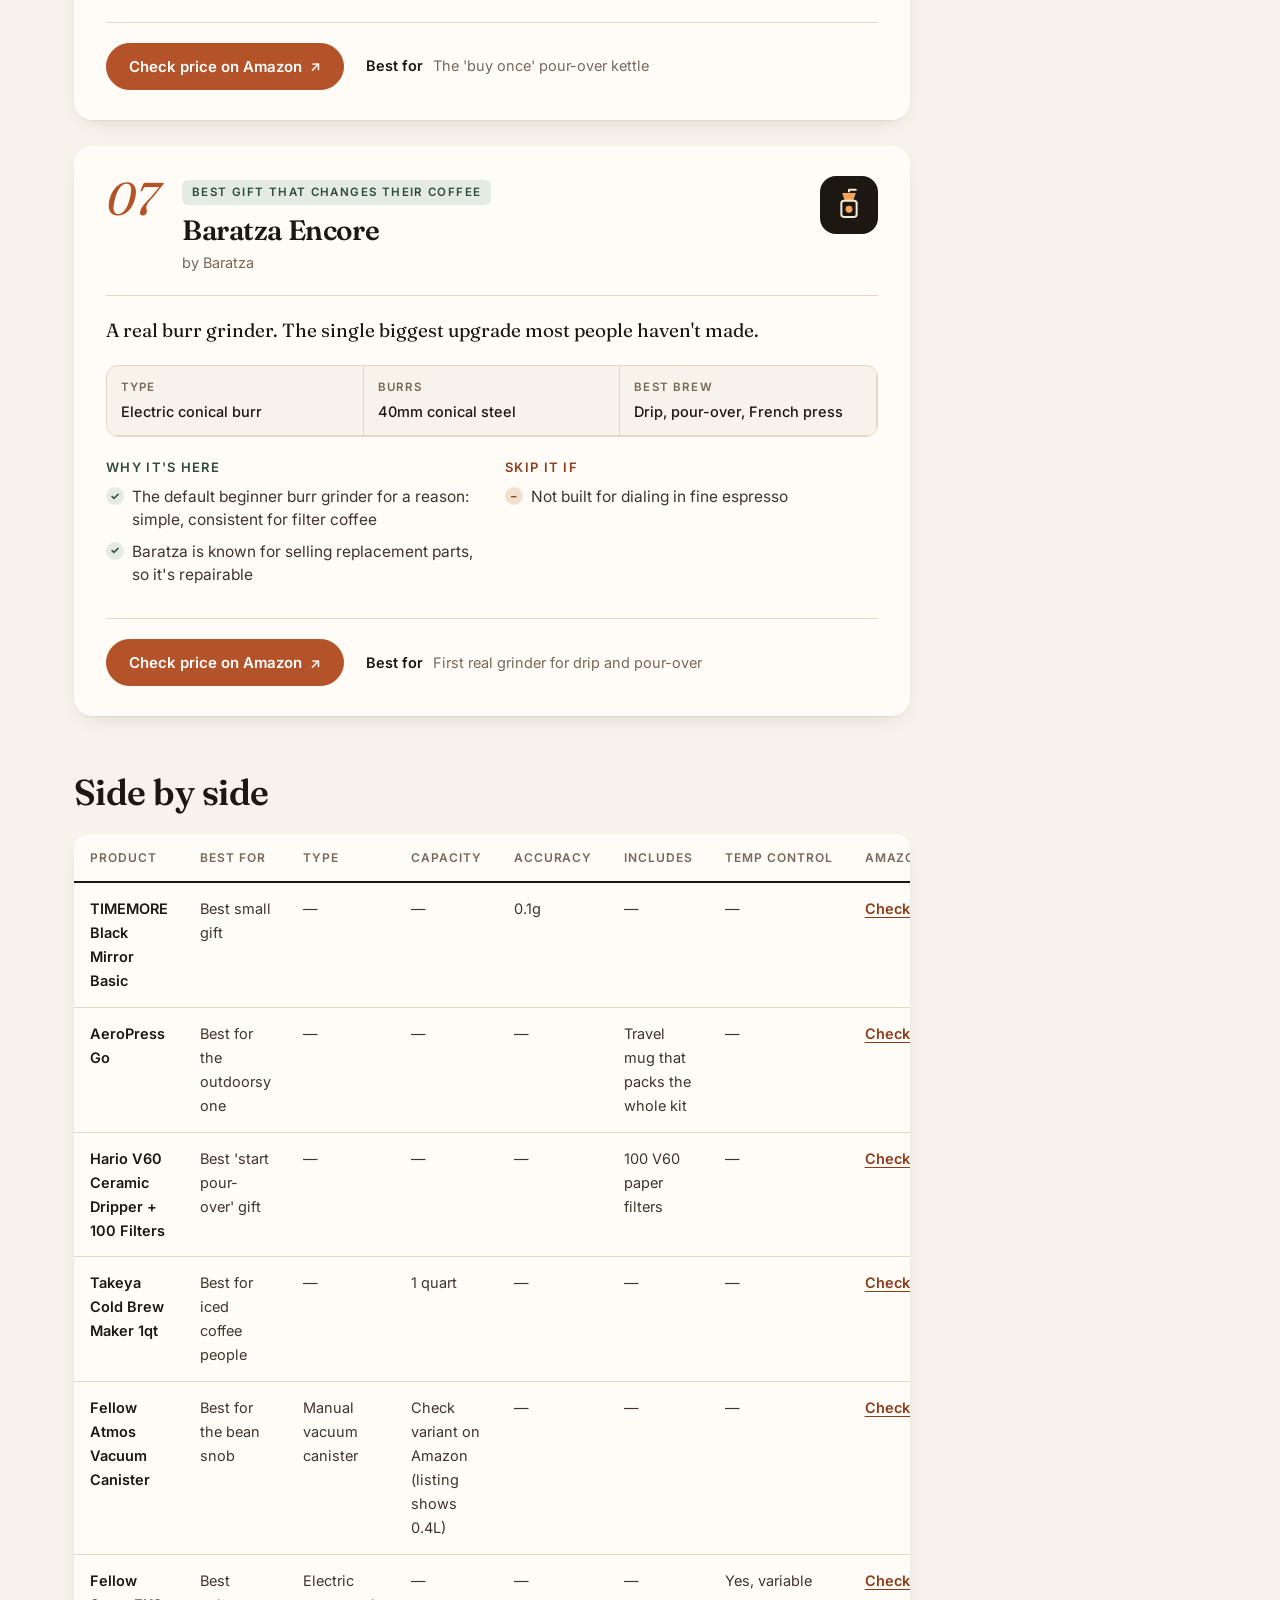
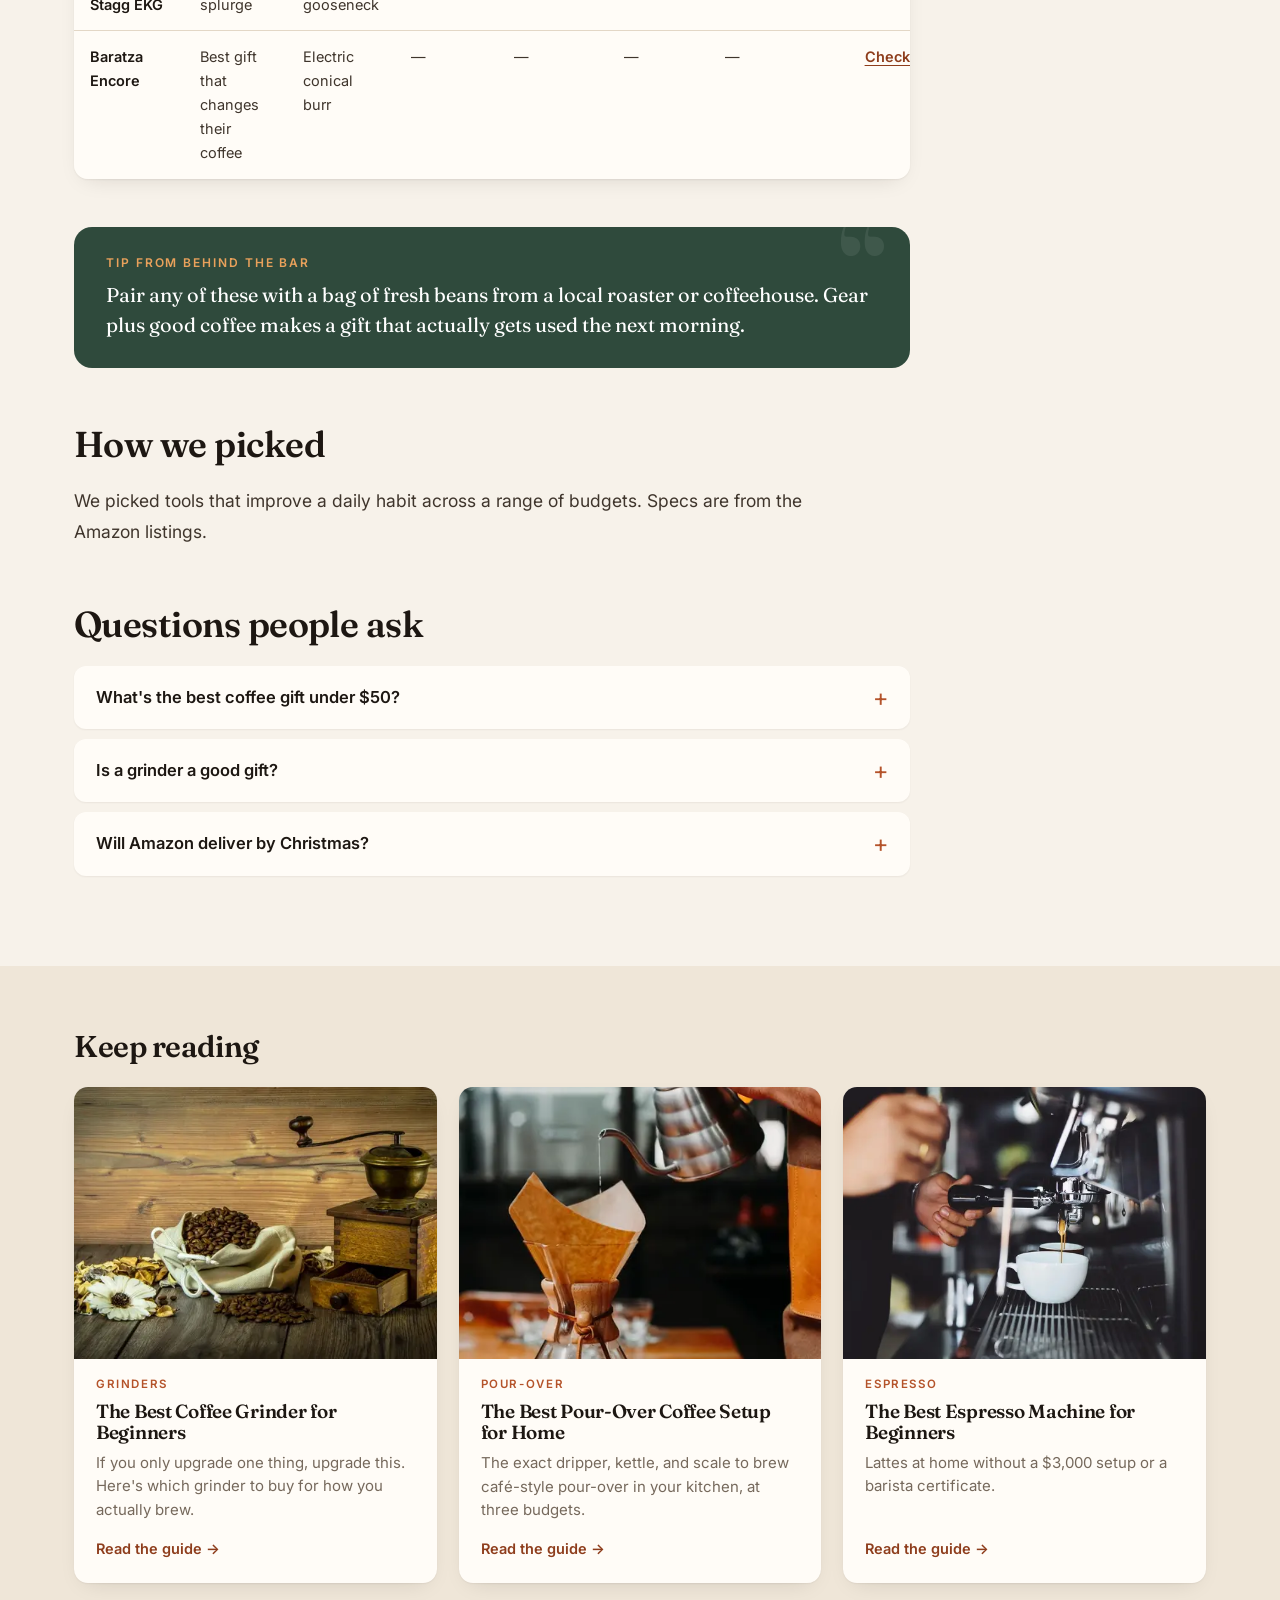
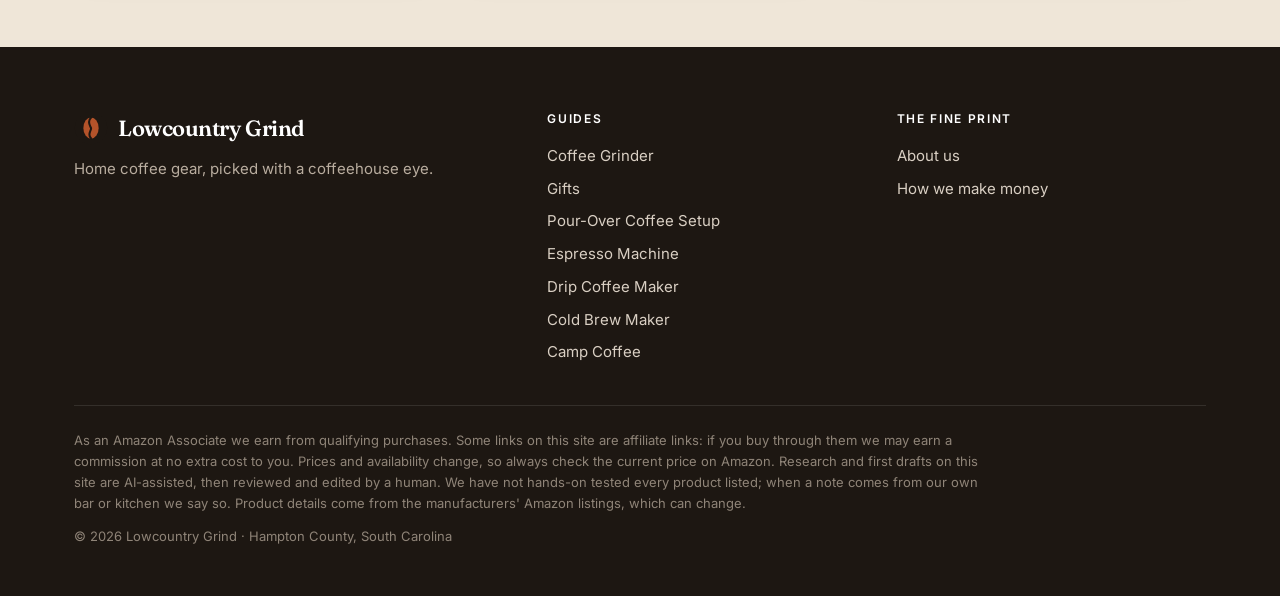
<file: site/coffee-gift-guide.html>
<!doctype html>
<html lang="en">
<head>
<meta charset="utf-8">
<meta name="viewport" content="width=device-width,initial-scale=1">
<title>Coffee Gift Guide: Gifts Coffee People Actually Use (2026) | Lowcountry Grind</title>
<meta name="description" content="Skip the novelty mug. These are the upgrades coffee people quietly want, at every budget.">
<link rel="canonical" href="https://lowcountrygrind.com/coffee-gift-guide.html">
<meta name="theme-color" content="#1d1712">
<meta property="og:site_name" content="Lowcountry Grind">
<meta property="og:title" content="Coffee Gift Guide: Gifts Coffee People Actually Use (2026) | Lowcountry Grind">
<meta property="og:description" content="Skip the novelty mug. These are the upgrades coffee people quietly want, at every budget.">
<meta property="og:type" content="website">
<meta property="og:url" content="https://lowcountrygrind.com/coffee-gift-guide.html">
<meta property="og:image" content="https://lowcountrygrind.com/img/gift.webp">
<meta name="twitter:card" content="summary_large_image">
<link rel="icon" href="favicon.svg" type="image/svg+xml">
<link rel="preconnect" href="https://fonts.googleapis.com"><link rel="preconnect" href="https://fonts.gstatic.com" crossorigin>
<link href="https://fonts.googleapis.com/css2?family=Fraunces:ital,opsz,wght@0,9..144,400;0,9..144,600;0,9..144,700;1,9..144,400;1,9..144,600&family=Inter:wght@400;500;600;700&display=swap" rel="stylesheet">
<link rel="stylesheet" href="style.css">
<script type="application/ld+json">{"@context": "https://schema.org", "@type": "ItemList", "name": "Coffee Gift Guide: Gifts Coffee People Actually Use", "itemListElement": [{"@type": "ListItem", "position": 1, "name": "TIMEMORE Black Mirror Basic"}, {"@type": "ListItem", "position": 2, "name": "AeroPress Go"}, {"@type": "ListItem", "position": 3, "name": "Hario V60 Ceramic Dripper + 100 Filters"}, {"@type": "ListItem", "position": 4, "name": "Takeya Cold Brew Maker 1qt"}, {"@type": "ListItem", "position": 5, "name": "Fellow Atmos Vacuum Canister"}, {"@type": "ListItem", "position": 6, "name": "Fellow Stagg EKG"}, {"@type": "ListItem", "position": 7, "name": "Baratza Encore"}]}</script>
</head>
<body>
<div class="disc-bar">As an Amazon Associate we earn from qualifying purchases. <a href="disclosure.html">How we make money</a></div>
<header class="top"><div class="wrap nav">
<a class="logo" href="index.html" aria-label="Lowcountry Grind home"><svg viewBox="0 0 40 40" aria-hidden="true"><circle cx="20" cy="20" r="19" fill="#1d1712"/><ellipse cx="20" cy="20" rx="9" ry="12.5" fill="#b4532a"/><path d="M20 8c-5 4.5-1 9.5 0 12s-5 7.5 0 12" fill="none" stroke="#1d1712" stroke-width="2.4" stroke-linecap="round"/></svg><span class="wordmark">Lowcountry Grind</span></a>
<input type="checkbox" id="navt" class="navt" aria-label="Menu"><label for="navt" class="burger" aria-hidden="true"><span></span></label>
<nav class="menu"><a href="best-coffee-grinder-for-beginners.html">Grinders</a><a href="best-espresso-machine-for-beginners.html">Espresso</a><a href="best-pour-over-coffee-setup.html">Pour-over</a><a href="best-drip-coffee-maker-for-families.html">Drip</a><a href="coffee-gift-guide.html">Gifts</a><a class="nav-cta" href="index.html#finder">Brew finder</a></nav>
</div></header>
<header class="g-hero"><div class="wrap g-hero-grid">
<div class="g-hero-copy">
<nav class="crumbs"><a href="index.html">Home</a><span>/</span><a href="index.html#guides">Buying guides</a></nav>
<h1>Coffee Gift Guide: Gifts Coffee People Actually Use</h1>
<p class="dek">Skip the novelty mug. These are the upgrades coffee people quietly want, at every budget.</p>
<div class="meta"><span>Updated November 20, 2026</span><span>7 picks</span><span>Live prices on Amazon</span></div>
</div>
<figure class="g-hero-img"><img src="img/gift.webp" srcset="img/gift-sm.webp 640w, img/gift.webp 1200w" sizes="(max-width: 900px) 100vw, 45vw" alt="Latte art in a cup held in two hands" fetchpriority="high"></figure>
</div></header>

<div class="wrap g-layout">
<main class="g-main">
<section class="quick" id="quick"><h2>The short list</h2><ol><li><span><span class="qa">Best small gift</span><a class="qn" href="#B08V1CSDJK">TIMEMORE Black Mirror Basic</a></span><a class="qb" href="https://www.amazon.com/dp/B08V1CSDJK?tag=khalmessiah-20" rel="sponsored nofollow noopener" target="_blank">Check price &#8599;</a></li><li><span><span class="qa">Best for the outdoorsy one</span><a class="qn" href="#B07YVL8SF3">AeroPress Go</a></span><a class="qb" href="https://www.amazon.com/dp/B07YVL8SF3?tag=khalmessiah-20" rel="sponsored nofollow noopener" target="_blank">Check price &#8599;</a></li><li><span><span class="qa">Best &#x27;start pour-over&#x27; gift</span><a class="qn" href="#B0CYLZ97S3">Hario V60 Ceramic Dripper + 100 Filters</a></span><a class="qb" href="https://www.amazon.com/dp/B0CYLZ97S3?tag=khalmessiah-20" rel="sponsored nofollow noopener" target="_blank">Check price &#8599;</a></li><li><span><span class="qa">Best for iced coffee people</span><a class="qn" href="#B00FFLY64U">Takeya Cold Brew Maker 1qt</a></span><a class="qb" href="https://www.amazon.com/dp/B00FFLY64U?tag=khalmessiah-20" rel="sponsored nofollow noopener" target="_blank">Check price &#8599;</a></li><li><span><span class="qa">Best for the bean snob</span><a class="qn" href="#B07PY4WXXV">Fellow Atmos Vacuum Canister</a></span><a class="qb" href="https://www.amazon.com/dp/B07PY4WXXV?tag=khalmessiah-20" rel="sponsored nofollow noopener" target="_blank">Check price &#8599;</a></li><li><span><span class="qa">Best splurge</span><a class="qn" href="#B077JBQZPX">Fellow Stagg EKG</a></span><a class="qb" href="https://www.amazon.com/dp/B077JBQZPX?tag=khalmessiah-20" rel="sponsored nofollow noopener" target="_blank">Check price &#8599;</a></li><li><span><span class="qa">Best gift that changes their coffee</span><a class="qn" href="#B007F183LK">Baratza Encore</a></span><a class="qb" href="https://www.amazon.com/dp/B007F183LK?tag=khalmessiah-20" rel="sponsored nofollow noopener" target="_blank">Check price &#8599;</a></li></ol></section>
<section class="prose intro"><p>The coffee gifts that stick around are tools that make the daily cup better, not gadgets that end up in a drawer.</p><p>Here&#x27;s what we&#x27;d want to unwrap, sorted roughly from stocking stuffer to big-ticket. Check current prices on Amazon, since holiday pricing moves around a lot.</p>
<p class="disclosure-note"><b>Heads up:</b> this guide contains affiliate links. If you buy through them we may earn a commission at no extra cost to you. We don't print prices or star ratings because they change constantly.</p>
</section>
<h2 class="sec" id="picks">Our picks</h2>
<div class="picks"><article class="pick" id="B08V1CSDJK">
<header class="pick-head">
<span class="pick-num">01</span>
<div class="pick-title"><span class="award">Best small gift</span><h3>TIMEMORE Black Mirror Basic</h3><div class="brand">by TIMEMORE</div></div>
<span class="pick-glyph"><svg viewBox="0 0 40 40"><path d="M8 8h24l-9 13h-6z" fill="#f2a65a"/><rect x="12" y="22" width="16" height="13" rx="3" fill="none" stroke="#f4e9d8" stroke-width="2.4"/><path d="M20 21v3" stroke="#f4e9d8" stroke-width="2.4" stroke-dasharray="1.5 2"/></svg></span>
</header>
<p class="verdict">A coffee scale with a timer. Every serious home brewer wants one and few buy it for themselves.</p>
<dl class="specs"><div><dt>Accuracy</dt><dd>0.1g</dd></div><div><dt>Timer</dt><dd>Built in</dd></div><div><dt>Power</dt><dd>Rechargeable (USB-C)</dd></div></dl>
<div class="pc"><div class="pro"><h4>Why it's here</h4><ul><li>0.1g scale plus timer is exactly what pour-over and espresso need</li><li>Rechargeable, no coin batteries</li></ul></div><div class="con"><h4>Skip it if</h4><ul><li>Not waterproof; keep it out of the sink</li></ul></div></div>
<div class="buy"><a class="btn btn-amz" href="https://www.amazon.com/dp/B08V1CSDJK?tag=khalmessiah-20" rel="sponsored nofollow noopener" target="_blank">Check price on Amazon</a><span class="bestfor"><b>Best for</b> The single cheapest upgrade to your coffee</span></div>
</article>
<article class="pick" id="B07YVL8SF3">
<header class="pick-head">
<span class="pick-num">02</span>
<div class="pick-title"><span class="award">Best for the outdoorsy one</span><h3>AeroPress Go</h3><div class="brand">by AeroPress</div></div>
<span class="pick-glyph"><svg viewBox="0 0 40 40"><path d="M4 34L20 8l16 26z" fill="none" stroke="#f4e9d8" stroke-width="2.4" stroke-linejoin="round"/><path d="M20 34l-5-9h10z" fill="#f2a65a"/></svg></span>
</header>
<p class="verdict">AeroPress Go: great coffee anywhere, packs in its own mug.</p>
<dl class="specs"><div><dt>Brews</dt><dd>Espresso-style, American, cold brew</dd></div><div><dt>Includes</dt><dd>Travel mug that packs the whole kit</dd></div></dl>
<div class="pc"><div class="pro"><h4>Why it's here</h4><ul><li>Whole kit nests inside its own mug</li><li>Same great AeroPress cup on the road</li></ul></div><div class="con"><h4>Skip it if</h4><ul><li>Slightly smaller brew than the Original</li></ul></div></div>
<div class="buy"><a class="btn btn-amz" href="https://www.amazon.com/dp/B07YVL8SF3?tag=khalmessiah-20" rel="sponsored nofollow noopener" target="_blank">Check price on Amazon</a><span class="bestfor"><b>Best for</b> Truck, boat, deer stand, hotel</span></div>
</article>
<article class="pick" id="B0CYLZ97S3">
<header class="pick-head">
<span class="pick-num">03</span>
<div class="pick-title"><span class="award">Best &#x27;start pour-over&#x27; gift</span><h3>Hario V60 Ceramic Dripper + 100 Filters</h3><div class="brand">by Hario</div></div>
<span class="pick-glyph"><svg viewBox="0 0 40 40"><path d="M8 8h24l-9 13h-6z" fill="#f2a65a"/><rect x="12" y="22" width="16" height="13" rx="3" fill="none" stroke="#f4e9d8" stroke-width="2.4"/><path d="M20 21v3" stroke="#f4e9d8" stroke-width="2.4" stroke-dasharray="1.5 2"/></svg></span>
</header>
<p class="verdict">Dripper plus 100 filters, ready to brew.</p>
<dl class="specs"><div><dt>Material</dt><dd>Ceramic</dd></div><div><dt>Size</dt><dd>02</dd></div><div><dt>Includes</dt><dd>100 V60 paper filters</dd></div></dl>
<div class="pc"><div class="pro"><h4>Why it's here</h4><ul><li>Dripper and filters in one order, so you can brew the day it shows up</li></ul></div><div class="con"><h4>Skip it if</h4><ul><li>Same learning curve as the plain V60</li></ul></div></div>
<div class="buy"><a class="btn btn-amz" href="https://www.amazon.com/dp/B0CYLZ97S3?tag=khalmessiah-20" rel="sponsored nofollow noopener" target="_blank">Check price on Amazon</a><span class="bestfor"><b>Best for</b> Gifting or starting from zero</span></div>
</article>
<article class="pick" id="B00FFLY64U">
<header class="pick-head">
<span class="pick-num">04</span>
<div class="pick-title"><span class="award">Best for iced coffee people</span><h3>Takeya Cold Brew Maker 1qt</h3><div class="brand">by Takeya</div></div>
<span class="pick-glyph"><svg viewBox="0 0 40 40"><rect x="11" y="8" width="18" height="27" rx="4" fill="none" stroke="#f4e9d8" stroke-width="2.4"/><rect x="15" y="18" width="5" height="5" fill="#f2a65a" transform="rotate(12 17 20)"/><rect x="21" y="24" width="5" height="5" fill="#f2a65a" transform="rotate(-10 23 26)"/><path d="M11 13h18" stroke="#f4e9d8" stroke-width="2"/></svg></span>
</header>
<p class="verdict">Cold brew maker that lives in the fridge door.</p>
<dl class="specs"><div><dt>Capacity</dt><dd>1 quart</dd></div><div><dt>Material</dt><dd>BPA-free Tritan</dd></div><div><dt>Lid</dt><dd>Airtight</dd></div></dl>
<div class="pc"><div class="pro"><h4>Why it's here</h4><ul><li>Fits in a fridge door; airtight lid</li><li>Shatter resistant, good around kids</li></ul></div><div class="con"><h4>Skip it if</h4><ul><li>1 quart goes fast in a big house</li></ul></div></div>
<div class="buy"><a class="btn btn-amz" href="https://www.amazon.com/dp/B00FFLY64U?tag=khalmessiah-20" rel="sponsored nofollow noopener" target="_blank">Check price on Amazon</a><span class="bestfor"><b>Best for</b> Fridge-door cold brew every week</span></div>
</article>
<article class="pick" id="B07PY4WXXV">
<header class="pick-head">
<span class="pick-num">05</span>
<div class="pick-title"><span class="award">Best for the bean snob</span><h3>Fellow Atmos Vacuum Canister</h3><div class="brand">by Fellow</div></div>
<span class="pick-glyph"><svg viewBox="0 0 40 40"><rect x="7" y="16" width="26" height="18" rx="2" fill="none" stroke="#f4e9d8" stroke-width="2.4"/><rect x="5" y="11" width="30" height="6" rx="1.5" fill="#f2a65a"/><path d="M20 11v23M20 11c-4-7-11-4-7 0M20 11c4-7 11-4 7 0" fill="none" stroke="#f4e9d8" stroke-width="2.2"/></svg></span>
</header>
<p class="verdict">A vacuum canister to keep their good beans fresh longer.</p>
<dl class="specs"><div><dt>Type</dt><dd>Manual vacuum canister</dd></div><div><dt>Capacity</dt><dd>Check variant on Amazon (listing shows 0.4L)</dd></div></dl>
<div class="pc"><div class="pro"><h4>Why it's here</h4><ul><li>Twist-to-vacuum lid pulls air out to slow staling</li></ul></div><div class="con"><h4>Skip it if</h4><ul><li>Check the size variant you&#x27;re ordering on the listing</li></ul></div></div>
<div class="buy"><a class="btn btn-amz" href="https://www.amazon.com/dp/B07PY4WXXV?tag=khalmessiah-20" rel="sponsored nofollow noopener" target="_blank">Check price on Amazon</a><span class="bestfor"><b>Best for</b> Keeping beans fresh in humid Lowcountry kitchens</span></div>
</article>
<article class="pick" id="B077JBQZPX">
<header class="pick-head">
<span class="pick-num">06</span>
<div class="pick-title"><span class="award">Best splurge</span><h3>Fellow Stagg EKG</h3><div class="brand">by Fellow</div></div>
<span class="pick-glyph"><svg viewBox="0 0 40 40"><path d="M8 8h24l-9 13h-6z" fill="#f2a65a"/><rect x="12" y="22" width="16" height="13" rx="3" fill="none" stroke="#f4e9d8" stroke-width="2.4"/><path d="M20 21v3" stroke="#f4e9d8" stroke-width="2.4" stroke-dasharray="1.5 2"/></svg></span>
</header>
<p class="verdict">The kettle every pour-over person has on their wish list.</p>
<dl class="specs"><div><dt>Type</dt><dd>Electric gooseneck</dd></div><div><dt>Temp control</dt><dd>Yes, variable</dd></div></dl>
<div class="pc"><div class="pro"><h4>Why it's here</h4><ul><li>Precise pour and temperature control</li><li>Looks great on the counter</li></ul></div><div class="con"><h4>Skip it if</h4><ul><li>Premium price for a kettle</li></ul></div></div>
<div class="buy"><a class="btn btn-amz" href="https://www.amazon.com/dp/B077JBQZPX?tag=khalmessiah-20" rel="sponsored nofollow noopener" target="_blank">Check price on Amazon</a><span class="bestfor"><b>Best for</b> The &#x27;buy once&#x27; pour-over kettle</span></div>
</article>
<article class="pick" id="B007F183LK">
<header class="pick-head">
<span class="pick-num">07</span>
<div class="pick-title"><span class="award">Best gift that changes their coffee</span><h3>Baratza Encore</h3><div class="brand">by Baratza</div></div>
<span class="pick-glyph"><svg viewBox="0 0 40 40"><path d="M12 6h16l-3 9H15z" fill="#f2a65a"/><rect x="11" y="15" width="18" height="19" rx="3" fill="none" stroke="#f4e9d8" stroke-width="2.4"/><path d="M20 4v-2M20 2h8" stroke="#f4e9d8" stroke-width="2.4" stroke-linecap="round"/><circle cx="20" cy="25" r="4" fill="#f2a65a"/></svg></span>
</header>
<p class="verdict">A real burr grinder. The single biggest upgrade most people haven&#x27;t made.</p>
<dl class="specs"><div><dt>Type</dt><dd>Electric conical burr</dd></div><div><dt>Burrs</dt><dd>40mm conical steel</dd></div><div><dt>Best brew</dt><dd>Drip, pour-over, French press</dd></div></dl>
<div class="pc"><div class="pro"><h4>Why it's here</h4><ul><li>The default beginner burr grinder for a reason: simple, consistent for filter coffee</li><li>Baratza is known for selling replacement parts, so it&#x27;s repairable</li></ul></div><div class="con"><h4>Skip it if</h4><ul><li>Not built for dialing in fine espresso</li></ul></div></div>
<div class="buy"><a class="btn btn-amz" href="https://www.amazon.com/dp/B007F183LK?tag=khalmessiah-20" rel="sponsored nofollow noopener" target="_blank">Check price on Amazon</a><span class="bestfor"><b>Best for</b> First real grinder for drip and pour-over</span></div>
</article>
</div>
<h2 class="sec" id="compare">Side by side</h2>
<div class="tablewrap"><table class="cmp"><thead><tr><th>Product</th><th>Best for</th><th>Type</th><th>Capacity</th><th>Accuracy</th><th>Includes</th><th>Temp control</th><th>Amazon</th></tr></thead><tbody><tr><td><a href="#B08V1CSDJK">TIMEMORE Black Mirror Basic</a></td><td>Best small gift</td><td>—</td><td>—</td><td>0.1g</td><td>—</td><td>—</td><td><a href="https://www.amazon.com/dp/B08V1CSDJK?tag=khalmessiah-20" rel="sponsored nofollow noopener" target="_blank">Check price</a></td></tr><tr><td><a href="#B07YVL8SF3">AeroPress Go</a></td><td>Best for the outdoorsy one</td><td>—</td><td>—</td><td>—</td><td>Travel mug that packs the whole kit</td><td>—</td><td><a href="https://www.amazon.com/dp/B07YVL8SF3?tag=khalmessiah-20" rel="sponsored nofollow noopener" target="_blank">Check price</a></td></tr><tr><td><a href="#B0CYLZ97S3">Hario V60 Ceramic Dripper + 100 Filters</a></td><td>Best &#x27;start pour-over&#x27; gift</td><td>—</td><td>—</td><td>—</td><td>100 V60 paper filters</td><td>—</td><td><a href="https://www.amazon.com/dp/B0CYLZ97S3?tag=khalmessiah-20" rel="sponsored nofollow noopener" target="_blank">Check price</a></td></tr><tr><td><a href="#B00FFLY64U">Takeya Cold Brew Maker 1qt</a></td><td>Best for iced coffee people</td><td>—</td><td>1 quart</td><td>—</td><td>—</td><td>—</td><td><a href="https://www.amazon.com/dp/B00FFLY64U?tag=khalmessiah-20" rel="sponsored nofollow noopener" target="_blank">Check price</a></td></tr><tr><td><a href="#B07PY4WXXV">Fellow Atmos Vacuum Canister</a></td><td>Best for the bean snob</td><td>Manual vacuum canister</td><td>Check variant on Amazon (listing shows 0.4L)</td><td>—</td><td>—</td><td>—</td><td><a href="https://www.amazon.com/dp/B07PY4WXXV?tag=khalmessiah-20" rel="sponsored nofollow noopener" target="_blank">Check price</a></td></tr><tr><td><a href="#B077JBQZPX">Fellow Stagg EKG</a></td><td>Best splurge</td><td>Electric gooseneck</td><td>—</td><td>—</td><td>—</td><td>Yes, variable</td><td><a href="https://www.amazon.com/dp/B077JBQZPX?tag=khalmessiah-20" rel="sponsored nofollow noopener" target="_blank">Check price</a></td></tr><tr><td><a href="#B007F183LK">Baratza Encore</a></td><td>Best gift that changes their coffee</td><td>Electric conical burr</td><td>—</td><td>—</td><td>—</td><td>—</td><td><a href="https://www.amazon.com/dp/B007F183LK?tag=khalmessiah-20" rel="sponsored nofollow noopener" target="_blank">Check price</a></td></tr></tbody></table></div>
<aside class="bartip"><div class="bartip-k">Tip from behind the bar</div><p>Pair any of these with a bag of fresh beans from a local roaster or coffeehouse. Gear plus good coffee makes a gift that actually gets used the next morning.</p></aside>
<section class="prose"><h2 class="sec" id="how">How we picked</h2><p>We picked tools that improve a daily habit across a range of budgets. Specs are from the Amazon listings.</p></section>
<section class="faq"><h2 class="sec" id="faq">Questions people ask</h2><details><summary>What&#x27;s the best coffee gift under $50?</summary><p>A scale, an AeroPress, a V60 kit, or a cold brew maker. Check current prices; they move during the holidays.</p></details><details><summary>Is a grinder a good gift?</summary><p>It&#x27;s the best upgrade for most people, but ask quietly first, since some people already own one.</p></details><details><summary>Will Amazon deliver by Christmas?</summary><p>Check the delivery date on the product page before you order; it changes by item and seller.</p></details></section>
</main>
<aside class="g-side"><div class="toc"><div class="toc-k">On this page</div><a href="#quick">The short list</a><a href="#B08V1CSDJK">TIMEMORE Black Mirror Basic</a><a href="#B07YVL8SF3">AeroPress Go</a><a href="#B0CYLZ97S3">Hario V60 Ceramic Dripper + 100 Filters</a><a href="#B00FFLY64U">Takeya Cold Brew Maker 1qt</a><a href="#B07PY4WXXV">Fellow Atmos Vacuum Canister</a><a href="#B077JBQZPX">Fellow Stagg EKG</a><a href="#B007F183LK">Baratza Encore</a><a href="#compare">Side by side</a><a href="#how">How we picked</a><a href="#faq">Questions</a></div></aside>
</div>
<section class="related"><div class="wrap"><h2>Keep reading</h2><div class="cards"><a class="gcard" href="best-coffee-grinder-for-beginners.html"><div class="ph"><img src="img/grinder-sm.webp" alt="A hand coffee grinder beside a sack of roasted beans" loading="lazy" width="640" height="427"></div><div class="gc-body"><span class="tag">Grinders</span><h3>The Best Coffee Grinder for Beginners</h3><p>If you only upgrade one thing, upgrade this. Here&#x27;s which grinder to buy for how you actually brew.</p><span class="go">Read the guide &rarr;</span></div></a><a class="gcard" href="best-pour-over-coffee-setup.html"><div class="ph"><img src="img/pourover-sm.webp" alt="Water poured from a gooseneck kettle into a pour-over brewer" loading="lazy" width="640" height="427"></div><div class="gc-body"><span class="tag">Pour-over</span><h3>The Best Pour-Over Coffee Setup for Home</h3><p>The exact dripper, kettle, and scale to brew café-style pour-over in your kitchen, at three budgets.</p><span class="go">Read the guide &rarr;</span></div></a><a class="gcard" href="best-espresso-machine-for-beginners.html"><div class="ph"><img src="img/espresso-sm.webp" alt="Espresso pulling into a white cup" loading="lazy" width="640" height="427"></div><div class="gc-body"><span class="tag">Espresso</span><h3>The Best Espresso Machine for Beginners</h3><p>Lattes at home without a $3,000 setup or a barista certificate.</p><span class="go">Read the guide &rarr;</span></div></a></div></div></section>

<footer class="foot"><div class="wrap">
<div class="foot-top">
<div class="foot-brand"><a class="logo" href="index.html"><svg viewBox="0 0 40 40" aria-hidden="true"><circle cx="20" cy="20" r="19" fill="#1d1712"/><ellipse cx="20" cy="20" rx="9" ry="12.5" fill="#b4532a"/><path d="M20 8c-5 4.5-1 9.5 0 12s-5 7.5 0 12" fill="none" stroke="#1d1712" stroke-width="2.4" stroke-linecap="round"/></svg><span class="wordmark">Lowcountry Grind</span></a><p>Home coffee gear, picked with a coffeehouse eye.</p></div>
<div><h4>Guides</h4><a href="best-coffee-grinder-for-beginners.html">Coffee Grinder</a><a href="coffee-gift-guide.html">Gifts</a><a href="best-pour-over-coffee-setup.html">Pour-Over Coffee Setup</a><a href="best-espresso-machine-for-beginners.html">Espresso Machine</a><a href="best-drip-coffee-maker-for-families.html">Drip Coffee Maker</a><a href="best-cold-brew-maker.html">Cold Brew Maker</a><a href="best-camp-coffee-maker.html">Camp Coffee</a></div>
<div><h4>The fine print</h4><a href="about.html">About us</a><a href="disclosure.html">How we make money</a></div>
</div>
<p class="foot-note">As an Amazon Associate we earn from qualifying purchases. Some links on this site are affiliate links: if you buy through them we may earn a commission at no extra cost to you. Prices and availability change, so always check the current price on Amazon. Research and first drafts on this site are AI-assisted, then reviewed and edited by a human. We have not hands-on tested every product listed; when a note comes from our own bar or kitchen we say so. Product details come from the manufacturers&#x27; Amazon listings, which can change.</p>
<p class="foot-note">&copy; 2026 Lowcountry Grind &middot; Hampton County, South Carolina</p>
</div></footer>
</body>
</html>
</file>
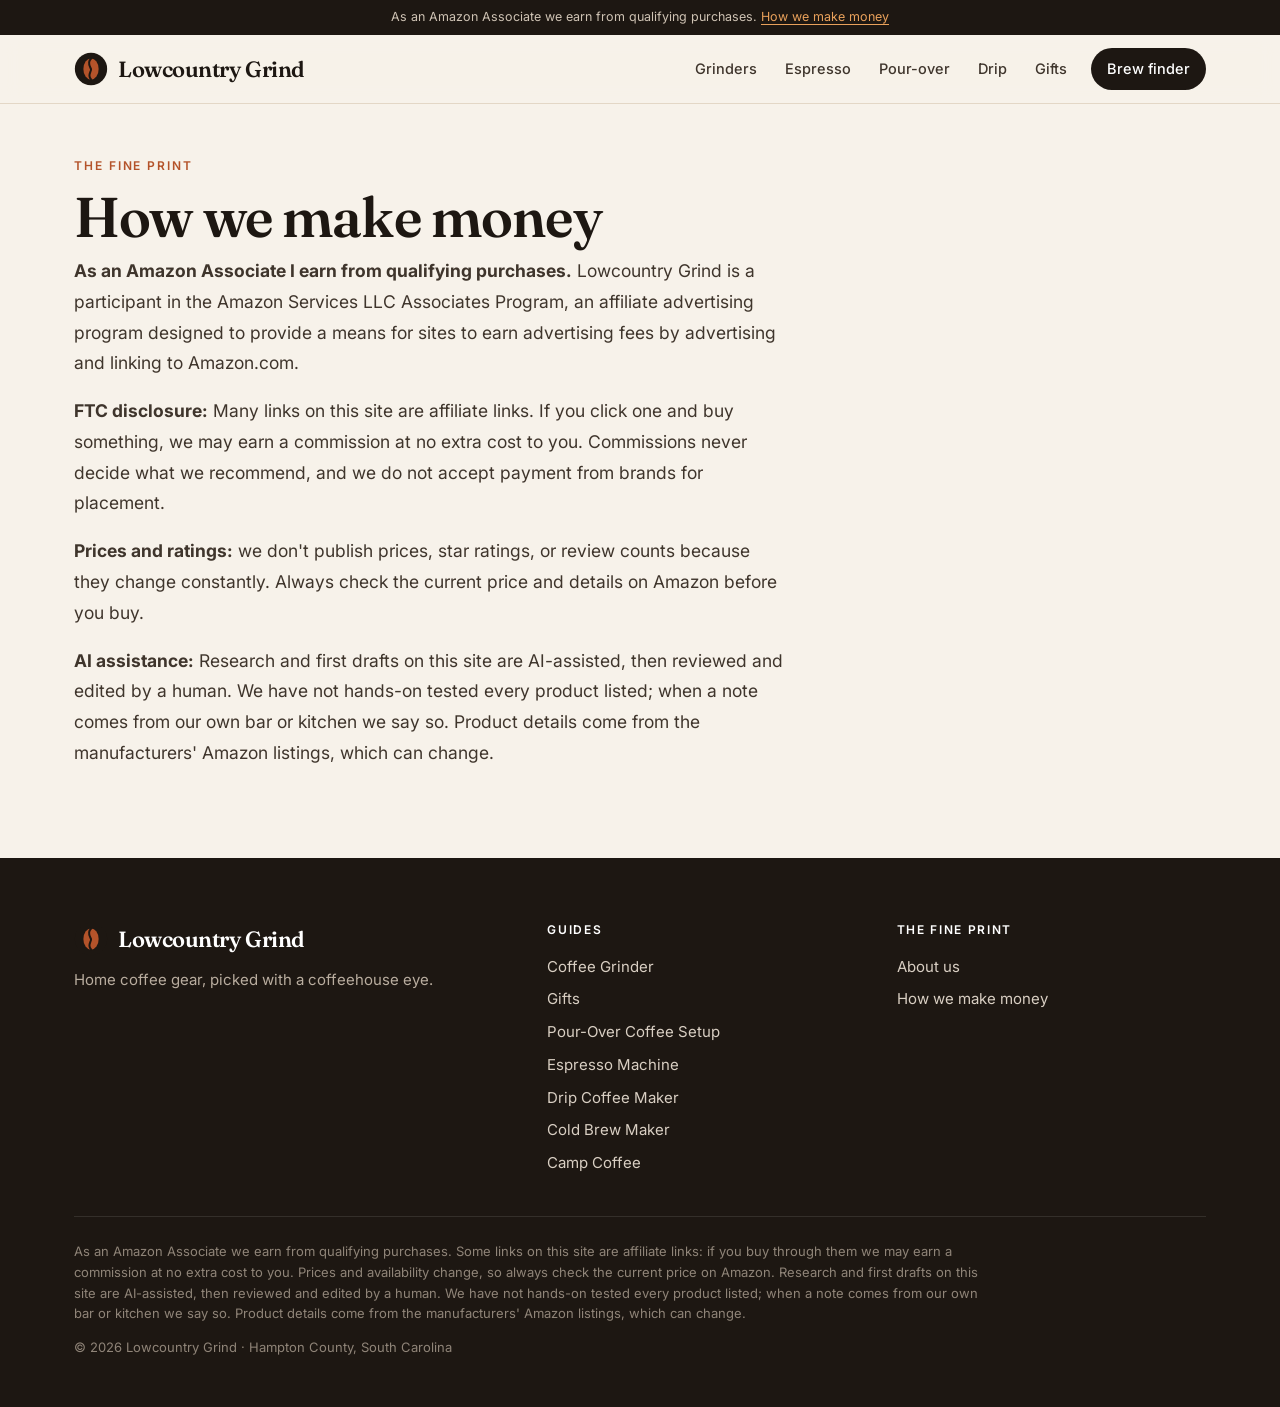
<file: site/disclosure.html>
<!doctype html>
<html lang="en">
<head>
<meta charset="utf-8">
<meta name="viewport" content="width=device-width,initial-scale=1">
<title>Disclosure | Lowcountry Grind</title>
<meta name="description" content="How this site makes money.">
<link rel="canonical" href="https://lowcountrygrind.com/disclosure.html">
<meta name="theme-color" content="#1d1712">
<meta property="og:site_name" content="Lowcountry Grind">
<meta property="og:title" content="Disclosure | Lowcountry Grind">
<meta property="og:description" content="How this site makes money.">
<meta property="og:type" content="website">
<meta property="og:url" content="https://lowcountrygrind.com/disclosure.html">
<meta property="og:image" content="https://lowcountrygrind.com/img/hero-alt.webp">
<meta name="twitter:card" content="summary_large_image">
<link rel="icon" href="favicon.svg" type="image/svg+xml">
<link rel="preconnect" href="https://fonts.googleapis.com"><link rel="preconnect" href="https://fonts.gstatic.com" crossorigin>
<link href="https://fonts.googleapis.com/css2?family=Fraunces:ital,opsz,wght@0,9..144,400;0,9..144,600;0,9..144,700;1,9..144,400;1,9..144,600&family=Inter:wght@400;500;600;700&display=swap" rel="stylesheet">
<link rel="stylesheet" href="style.css">
<script type="application/ld+json">{}</script>
</head>
<body>
<div class="disc-bar">As an Amazon Associate we earn from qualifying purchases. <a href="disclosure.html">How we make money</a></div>
<header class="top"><div class="wrap nav">
<a class="logo" href="index.html" aria-label="Lowcountry Grind home"><svg viewBox="0 0 40 40" aria-hidden="true"><circle cx="20" cy="20" r="19" fill="#1d1712"/><ellipse cx="20" cy="20" rx="9" ry="12.5" fill="#b4532a"/><path d="M20 8c-5 4.5-1 9.5 0 12s-5 7.5 0 12" fill="none" stroke="#1d1712" stroke-width="2.4" stroke-linecap="round"/></svg><span class="wordmark">Lowcountry Grind</span></a>
<input type="checkbox" id="navt" class="navt" aria-label="Menu"><label for="navt" class="burger" aria-hidden="true"><span></span></label>
<nav class="menu"><a href="best-coffee-grinder-for-beginners.html">Grinders</a><a href="best-espresso-machine-for-beginners.html">Espresso</a><a href="best-pour-over-coffee-setup.html">Pour-over</a><a href="best-drip-coffee-maker-for-families.html">Drip</a><a href="coffee-gift-guide.html">Gifts</a><a class="nav-cta" href="index.html#finder">Brew finder</a></nav>
</div></header>
<section class="page-head"><div class="wrap"><div class="eyebrow">The fine print</div><h1>How we make money</h1></div></section><main class="wrap page-body"><div class="prose">
<p><b>As an Amazon Associate I earn from qualifying purchases.</b> Lowcountry Grind is a participant in the Amazon Services LLC Associates Program, an affiliate advertising program designed to provide a means for sites to earn advertising fees by advertising and linking to Amazon.com.</p>
<p><b>FTC disclosure:</b> Many links on this site are affiliate links. If you click one and buy something, we may earn a commission at no extra cost to you. Commissions never decide what we recommend, and we do not accept payment from brands for placement.</p>
<p><b>Prices and ratings:</b> we don't publish prices, star ratings, or review counts because they change constantly. Always check the current price and details on Amazon before you buy.</p>
<p><b>AI assistance:</b> Research and first drafts on this site are AI-assisted, then reviewed and edited by a human. We have not hands-on tested every product listed; when a note comes from our own bar or kitchen we say so. Product details come from the manufacturers&#x27; Amazon listings, which can change.</p></div></main>
<footer class="foot"><div class="wrap">
<div class="foot-top">
<div class="foot-brand"><a class="logo" href="index.html"><svg viewBox="0 0 40 40" aria-hidden="true"><circle cx="20" cy="20" r="19" fill="#1d1712"/><ellipse cx="20" cy="20" rx="9" ry="12.5" fill="#b4532a"/><path d="M20 8c-5 4.5-1 9.5 0 12s-5 7.5 0 12" fill="none" stroke="#1d1712" stroke-width="2.4" stroke-linecap="round"/></svg><span class="wordmark">Lowcountry Grind</span></a><p>Home coffee gear, picked with a coffeehouse eye.</p></div>
<div><h4>Guides</h4><a href="best-coffee-grinder-for-beginners.html">Coffee Grinder</a><a href="coffee-gift-guide.html">Gifts</a><a href="best-pour-over-coffee-setup.html">Pour-Over Coffee Setup</a><a href="best-espresso-machine-for-beginners.html">Espresso Machine</a><a href="best-drip-coffee-maker-for-families.html">Drip Coffee Maker</a><a href="best-cold-brew-maker.html">Cold Brew Maker</a><a href="best-camp-coffee-maker.html">Camp Coffee</a></div>
<div><h4>The fine print</h4><a href="about.html">About us</a><a href="disclosure.html">How we make money</a></div>
</div>
<p class="foot-note">As an Amazon Associate we earn from qualifying purchases. Some links on this site are affiliate links: if you buy through them we may earn a commission at no extra cost to you. Prices and availability change, so always check the current price on Amazon. Research and first drafts on this site are AI-assisted, then reviewed and edited by a human. We have not hands-on tested every product listed; when a note comes from our own bar or kitchen we say so. Product details come from the manufacturers&#x27; Amazon listings, which can change.</p>
<p class="foot-note">&copy; 2026 Lowcountry Grind &middot; Hampton County, South Carolina</p>
</div></footer>
</body>
</html>
</file>
<file: site/style.css>
/* Lowcountry Grind: editorial coffee-bar look. Paper, espresso ink, copper accent, marsh green. */
:root{
  --paper:#f7f2ea;--paper-2:#efe6d8;--card:#fffcf7;--ink:#1d1712;--ink-2:#3f352c;--muted:#76695c;--line:#e3d7c6;
  --copper:#b4532a;--copper-d:#8e3d1c;--copper-l:#f3dfcf;--marsh:#2f4a3c;--marsh-l:#e3ebe3;--crema:#e9a15b;
  --serif:"Fraunces",Georgia,"Times New Roman",serif;--sans:"Inter",system-ui,-apple-system,"Segoe UI",Roboto,sans-serif;
  --r:14px;--shadow:0 1px 2px rgba(29,23,18,.06),0 8px 24px -12px rgba(29,23,18,.18);
}
*{box-sizing:border-box}
html{-webkit-text-size-adjust:100%;scroll-behavior:smooth;scroll-padding-top:84px}
body{margin:0;background:var(--paper);color:var(--ink);font:400 17px/1.65 var(--sans);-webkit-font-smoothing:antialiased}
img{max-width:100%;display:block}
a{color:var(--copper-d);text-underline-offset:3px;text-decoration-thickness:1px}
a:hover{color:var(--copper)}
h1,h2,h3,h4{font-family:var(--serif);font-weight:600;letter-spacing:-.015em;line-height:1.12;margin:0;color:var(--ink);font-optical-sizing:auto}
p{margin:0 0 1em}
.wrap{max-width:1180px;margin:0 auto;padding:0 24px}
.eyebrow{font:600 12px/1 var(--sans);letter-spacing:.16em;text-transform:uppercase;color:var(--copper);margin-bottom:14px}

/* buttons */
.btn{display:inline-flex;align-items:center;justify-content:center;gap:8px;background:var(--ink);color:#fff;text-decoration:none;font:600 15px/1 var(--sans);padding:15px 22px;border-radius:999px;border:1.5px solid var(--ink);transition:transform .15s,background .15s,box-shadow .15s}
.btn:hover{color:#fff;background:var(--copper-d);border-color:var(--copper-d);transform:translateY(-1px);box-shadow:0 10px 20px -10px rgba(142,61,28,.6)}
.btn-ghost{background:transparent;color:var(--ink)}
.btn-ghost:hover{background:var(--ink);border-color:var(--ink);color:#fff}
.btn-amz{background:var(--copper);border-color:var(--copper)}
.btn-amz::after{content:"\2197";font-size:14px}

/* top */
.disc-bar{background:var(--ink);color:#cfc3b4;font-size:12.5px;text-align:center;padding:7px 16px}
.disc-bar a{color:var(--crema)}
.top{position:sticky;top:0;z-index:20;background:rgba(247,242,234,.92);backdrop-filter:saturate(1.4) blur(10px);-webkit-backdrop-filter:saturate(1.4) blur(10px);border-bottom:1px solid var(--line)}
.nav{display:flex;align-items:center;justify-content:space-between;height:68px;gap:20px}
.logo{display:flex;align-items:center;gap:10px;text-decoration:none;color:var(--ink)}
.logo svg{width:34px;height:34px;flex:none}
.wordmark{font:600 22px/1 var(--serif);letter-spacing:-.02em}
.menu{display:flex;align-items:center;gap:4px}
.menu a{color:var(--ink-2);text-decoration:none;font-size:14.5px;font-weight:500;padding:8px 12px;border-radius:999px;white-space:nowrap}
.menu a:hover{background:var(--paper-2);color:var(--ink)}
.menu .nav-cta{background:var(--ink);color:#fff;margin-left:8px;padding:9px 16px}
.menu .nav-cta:hover{background:var(--copper-d);color:#fff}
.navt,.burger{display:none}

/* hero */
.hero{padding:56px 0 72px;overflow:hidden}
.hero-grid{display:grid;grid-template-columns:1.05fr 1fr;gap:56px;align-items:center}
.hero h1{font-size:clamp(42px,5.6vw,76px);font-weight:600;line-height:1.02;letter-spacing:-.03em}
.hero h1 em{display:block;font-style:italic;font-weight:400;color:var(--copper)}
.lede{font-size:19px;line-height:1.6;color:var(--ink-2);max-width:34em;margin:24px 0 30px}
.ctas{display:flex;flex-wrap:wrap;gap:12px}
.trust{list-style:none;padding:0;margin:30px 0 0;display:flex;flex-wrap:wrap;gap:8px 22px;font-size:14px;color:var(--muted)}
.trust li{display:flex;align-items:center;gap:8px}
.trust li::before{content:"";width:18px;height:18px;border-radius:50%;background:var(--marsh-l) url("data:image/svg+xml,%3Csvg xmlns='http://www.w3.org/2000/svg' viewBox='0 0 20 20'%3E%3Cpath d='M5 10.5l3 3 7-7' fill='none' stroke='%232f4a3c' stroke-width='2.2' stroke-linecap='round' stroke-linejoin='round'/%3E%3C/svg%3E") center/12px no-repeat}
.hero-img{margin:0;position:relative}
.hero-img img{width:100%;height:auto;aspect-ratio:4/5;object-fit:cover;border-radius:22px;box-shadow:0 30px 60px -30px rgba(29,23,18,.55)}
.hero-img figcaption{position:absolute;left:-28px;bottom:36px;background:var(--card);border-radius:14px;padding:14px 18px;box-shadow:var(--shadow);display:flex;flex-direction:column;gap:2px;font-size:13px;color:var(--muted)}
.hero-img figcaption b{font:600 18px/1.2 var(--serif);color:var(--ink)}

/* sections */
.sect{padding:72px 0}
.sect-head{display:flex;align-items:flex-end;justify-content:space-between;gap:24px;margin-bottom:28px}
.sect-head h2{font-size:clamp(30px,3.4vw,44px)}
.sect-head p{color:var(--muted);margin:0;max-width:22em;text-align:right}
.sect-head-sm{margin-top:64px}
.sect-head-sm h2{font-size:28px}

/* guide cards */
.gcard{display:flex;flex-direction:column;background:var(--card);border-radius:var(--r);overflow:hidden;text-decoration:none;color:var(--ink);box-shadow:var(--shadow);transition:transform .2s,box-shadow .2s}
.gcard:hover{transform:translateY(-3px);box-shadow:0 2px 4px rgba(29,23,18,.06),0 24px 40px -20px rgba(29,23,18,.35);color:var(--ink)}
.gcard .ph{overflow:hidden;background:var(--paper-2)}
.gcard img{width:100%;height:auto;aspect-ratio:4/3;object-fit:cover;transition:transform .5s}
.gcard:hover img{transform:scale(1.04)}
.gcard .gc-body{padding:20px 22px 22px;display:flex;flex-direction:column;flex:1}
.gcard .tag{font:600 11.5px/1 var(--sans);letter-spacing:.14em;text-transform:uppercase;color:var(--copper);margin-bottom:10px}
.gcard h3{font-size:22px;margin-bottom:8px}
.gcard p{color:var(--muted);font-size:15px;line-height:1.55;margin:0 0 16px}
.gcard .go{margin-top:auto;font-weight:600;font-size:14.5px;color:var(--copper-d)}
.featured{display:grid;grid-template-columns:1.5fr 1fr;grid-template-rows:auto auto;gap:24px}
.featured .gcard:first-child{grid-row:span 2}
.featured .gcard:first-child .ph{flex:1;position:relative;min-height:340px}
.featured .gcard:first-child img{position:absolute;inset:0;height:100%;aspect-ratio:auto}
.featured .gcard:first-child .gc-body{flex:none;padding:24px 28px 26px}
.featured .gcard:first-child p{font-size:16.5px}
.featured .gcard:first-child h3{font-size:32px}
.featured .gcard:not(:first-child){flex-direction:row}
.featured .gcard:not(:first-child) .ph{width:42%;flex:none;position:relative}
.featured .gcard:not(:first-child) img{position:absolute;inset:0;height:100%;aspect-ratio:auto}
.cards{display:grid;grid-template-columns:repeat(4,1fr);gap:22px}
.cards .gcard h3{font-size:19px}

/* finder */
.finder-band{background:var(--ink) url("img/beans.webp") center/cover;position:relative;padding:88px 0}
.finder-band::before{content:"";position:absolute;inset:0;background:linear-gradient(100deg,rgba(20,15,11,.94) 30%,rgba(20,15,11,.75))}
.finder{position:relative;display:grid;grid-template-columns:1fr 1.3fr;gap:56px;align-items:start;color:#efe6d8}
.finder h2{color:#fff;font-size:clamp(30px,3.4vw,44px);margin-bottom:16px}
.finder-intro p{color:#cfc3b4;font-size:17px}
.finder-qs{background:rgba(255,252,247,.06);border:1px solid rgba(255,255,255,.12);border-radius:20px;padding:28px}
.q{margin-bottom:22px}
.q b{display:flex;align-items:center;gap:10px;font-weight:600;font-size:15px;margin-bottom:12px;color:#fff}
.q b i{font-style:normal;width:24px;height:24px;border-radius:50%;background:var(--copper);display:grid;place-items:center;font-size:12px}
.opts{display:flex;flex-wrap:wrap;gap:8px}
.opts button{font:500 14.5px var(--sans);color:#efe6d8;background:rgba(255,255,255,.06);border:1px solid rgba(255,255,255,.2);border-radius:999px;padding:10px 16px;cursor:pointer;transition:all .15s}
.opts button:hover{border-color:var(--crema);color:#fff}
.opts button.on{background:var(--crema);border-color:var(--crema);color:var(--ink);font-weight:600}
.finder-out{border-top:1px solid rgba(255,255,255,.14);padding-top:18px;color:#cfc3b4;font-size:15px;min-height:60px;display:flex;flex-wrap:wrap;align-items:center;gap:12px}
.finder-out span{font:600 12px var(--sans);letter-spacing:.14em;text-transform:uppercase;color:var(--crema)}
.finder-out .btn{background:#fff;color:var(--ink);border-color:#fff}
.finder-out .btn:hover{background:var(--crema);border-color:var(--crema);color:var(--ink)}

/* house rules */
.rules{display:grid;grid-template-columns:repeat(4,1fr);gap:28px}
.rules div{border-top:2px solid var(--ink);padding-top:18px}
.rules span{font:400 italic 15px var(--serif);color:var(--copper)}
.rules h3{font-size:22px;margin:6px 0 10px}
.rules p{color:var(--muted);font-size:15.5px;margin:0}

/* guide page */
.g-hero{padding:44px 0 52px;border-bottom:1px solid var(--line);background:linear-gradient(var(--paper),var(--paper-2))}
.g-hero-grid{display:grid;grid-template-columns:1.25fr 1fr;gap:52px;align-items:center}
.crumbs{display:flex;gap:8px;font-size:13.5px;color:var(--muted);margin-bottom:18px}
.crumbs a{color:var(--muted);text-decoration:none}.crumbs a:hover{color:var(--copper)}
.g-hero h1{font-size:clamp(34px,4.4vw,56px);letter-spacing:-.028em;line-height:1.05}
.dek{font-size:19px;color:var(--ink-2);margin:18px 0 22px;max-width:36em}
.meta{display:flex;flex-wrap:wrap;gap:8px}
.meta span{font-size:13px;font-weight:500;color:var(--ink-2);background:var(--card);border:1px solid var(--line);padding:6px 12px;border-radius:999px}
.g-hero-img{margin:0}
.g-hero-img img{width:100%;height:auto;aspect-ratio:4/3;object-fit:cover;border-radius:18px;box-shadow:0 24px 48px -28px rgba(29,23,18,.55)}
.g-layout{display:grid;grid-template-columns:minmax(0,1fr) 240px;gap:56px;padding-top:48px;padding-bottom:40px}
.g-side .toc{position:sticky;top:96px;display:flex;flex-direction:column;border-left:2px solid var(--line);padding-left:18px}
.toc-k{font:600 11.5px var(--sans);letter-spacing:.14em;text-transform:uppercase;color:var(--muted);margin-bottom:10px}
.toc a{font-size:14px;color:var(--ink-2);text-decoration:none;padding:5px 0;line-height:1.35}
.toc a:hover{color:var(--copper)}
.quick{background:var(--card);border-radius:var(--r);box-shadow:var(--shadow);padding:26px 28px;margin-bottom:40px;border-top:4px solid var(--copper)}
.quick h2{font-size:24px;margin-bottom:14px}
.quick ol{list-style:none;margin:0;padding:0;counter-reset:q}
.quick li{display:grid;grid-template-columns:28px minmax(0,1fr) auto;gap:14px;align-items:center;padding:13px 0;border-top:1px solid var(--line);counter-increment:q}
.quick li::before{content:counter(q,decimal-leading-zero);font:400 italic 16px var(--serif);color:var(--copper)}
.quick li:first-child{border-top:0}
.quick .qa{font-size:12px;font-weight:600;letter-spacing:.08em;text-transform:uppercase;color:var(--muted);display:block}
.quick .qn{font-weight:600;color:var(--ink);text-decoration:none}
.quick .qn:hover{color:var(--copper)}
.quick .qb{font-size:13.5px;font-weight:600;white-space:nowrap;color:var(--copper-d)}
.prose{max-width:44em}
.prose p{font-size:17.5px;line-height:1.75;color:var(--ink-2)}
.intro p:first-child::first-letter{font:600 3.4em/.8 var(--serif);float:left;margin:.08em .1em 0 0;color:var(--copper)}
.disclosure-note{font-size:14px!important;color:var(--muted)!important;background:var(--paper-2);border-radius:10px;padding:12px 16px;line-height:1.55!important}
.sec{font-size:clamp(28px,3vw,36px);margin:56px 0 22px}

/* pick cards */
.picks{display:flex;flex-direction:column;gap:26px}
.pick{background:var(--card);border-radius:18px;box-shadow:var(--shadow);padding:30px 32px}
.pick-head{display:grid;grid-template-columns:auto 1fr auto;gap:20px;align-items:start;padding-bottom:20px;border-bottom:1px solid var(--line);margin-bottom:20px}
.pick-num{font:400 italic 46px/1 var(--serif);color:var(--copper);min-width:56px}
.award{display:inline-block;font:600 11.5px/1 var(--sans);letter-spacing:.12em;text-transform:uppercase;color:var(--marsh);background:var(--marsh-l);padding:7px 10px;border-radius:6px;margin-bottom:10px}
.pick h3{font-size:28px}
.brand{color:var(--muted);font-size:14.5px;margin-top:4px}
.pick-glyph{width:58px;height:58px;border-radius:16px;background:var(--ink);display:grid;place-items:center}
.pick-glyph svg{width:34px;height:34px}
.verdict{font:400 19px/1.55 var(--serif);color:var(--ink);margin:0 0 20px}
.specs{display:grid;grid-template-columns:repeat(auto-fit,minmax(150px,1fr));background:var(--paper);border:1px solid var(--line);border-radius:12px;overflow:hidden;margin:0 0 22px}
.specs div{padding:12px 14px;box-shadow:inset -1px -1px 0 var(--line)}
.specs dt{font-size:11.5px;font-weight:600;letter-spacing:.1em;text-transform:uppercase;color:var(--muted);margin-bottom:3px}
.specs dd{margin:0;font-size:14.5px;font-weight:500;color:var(--ink)}
.pc{display:grid;grid-template-columns:1fr 1fr;gap:26px;margin-bottom:24px}
.pc h4{font:600 13px var(--sans);letter-spacing:.1em;text-transform:uppercase;margin-bottom:10px}
.pro h4{color:var(--marsh)}.con h4{color:var(--copper-d)}
.pc ul{list-style:none;margin:0;padding:0}
.pc li{position:relative;padding-left:26px;margin-bottom:8px;font-size:15.5px;line-height:1.5;color:var(--ink-2)}
.pc li::before{position:absolute;left:0;top:2px;width:18px;height:18px;border-radius:50%;display:grid;place-items:center;font-size:11px;font-weight:700}
.pro li::before{content:"\2713";background:var(--marsh-l);color:var(--marsh)}
.con li::before{content:"\2013";background:var(--copper-l);color:var(--copper-d)}
.buy{display:flex;flex-wrap:wrap;align-items:center;gap:14px 22px;padding-top:20px;border-top:1px solid var(--line)}
.bestfor{font-size:14.5px;color:var(--muted)}
.bestfor b{color:var(--ink);font-weight:600;margin-right:6px}

/* table */
.tablewrap{overflow-x:auto;background:var(--card);border-radius:var(--r);box-shadow:var(--shadow)}
.cmp{width:100%;border-collapse:collapse;font-size:14.5px;min-width:640px}
.cmp th{text-align:left;font:600 12px var(--sans);letter-spacing:.08em;text-transform:uppercase;color:var(--muted);padding:16px;border-bottom:2px solid var(--ink);background:var(--card);white-space:nowrap}
.cmp td{padding:14px 16px;border-bottom:1px solid var(--line);vertical-align:top;color:var(--ink-2)}
.cmp tr:last-child td{border-bottom:0}
.cmp tbody tr:hover td{background:var(--paper)}
.cmp td:first-child a{font-weight:600;color:var(--ink);text-decoration:none}
.cmp td:last-child a{font-weight:600;white-space:nowrap}

/* tip + faq */
.bartip{margin:48px 0 0;background:var(--marsh);color:#e8efe8;border-radius:18px;padding:28px 32px;position:relative;overflow:hidden}
.bartip::after{content:"\201C";position:absolute;right:20px;top:-30px;font:400 180px/1 var(--serif);color:rgba(255,255,255,.08)}
.bartip-k{font:600 12px var(--sans);letter-spacing:.16em;text-transform:uppercase;color:var(--crema);margin-bottom:10px}
.bartip p{font:400 20px/1.5 var(--serif);margin:0;color:#fff;max-width:40em}
.faq details{background:var(--card);border-radius:12px;margin-bottom:10px;box-shadow:0 1px 2px rgba(29,23,18,.06)}
.faq summary{cursor:pointer;list-style:none;padding:18px 52px 18px 22px;font-weight:600;font-size:16.5px;position:relative}
.faq summary::-webkit-details-marker{display:none}
.faq summary::after{content:"+";position:absolute;right:22px;top:50%;transform:translateY(-50%);font:400 24px/1 var(--sans);color:var(--copper)}
.faq details[open] summary::after{content:"\2013"}
.faq details p{padding:0 22px 20px;margin:0;color:var(--ink-2);line-height:1.7}

/* related */
.related{background:var(--paper-2);padding:64px 0;margin-top:40px}
.related h2{font-size:30px;margin-bottom:24px}
.related .cards{grid-template-columns:repeat(3,1fr)}

/* plain pages */
.page-head{padding:56px 0 8px}
.page-head h1{font-size:clamp(36px,4.5vw,56px)}
.page-body{padding-bottom:72px}
.page-body .prose{max-width:42em}
.page-body h2{font-size:26px;margin:36px 0 12px}
.credits{font-size:14px;color:var(--muted)}
.about-img{border-radius:18px;margin:28px 0;aspect-ratio:16/7;object-fit:cover;width:100%}

/* footer */
.foot{background:var(--ink);color:#b9ad9f;padding:64px 0 36px;margin-top:0}
.foot .logo{color:#fff;margin-bottom:12px}
.foot-top{display:grid;grid-template-columns:1.4fr 1fr 1fr;gap:40px;padding-bottom:36px;border-bottom:1px solid rgba(255,255,255,.1);margin-bottom:24px}
.foot-brand p{max-width:24em;font-size:15px}
.foot h4{color:#fff;font:600 12px var(--sans);letter-spacing:.14em;text-transform:uppercase;margin-bottom:14px}
.foot-top a:not(.logo){display:block;color:#d9cfc3;text-decoration:none;font-size:15px;padding:4px 0}
.foot-top a:not(.logo):hover{color:var(--crema)}
.foot-note{font-size:13px;line-height:1.6;color:#8f8478;max-width:70em}

/* responsive */
@media (max-width:1000px){
  .menu a:not(.nav-cta){display:none}
  .g-layout{grid-template-columns:minmax(0,1fr)}.g-side{display:none}
  .cards{grid-template-columns:repeat(2,1fr)}
  .rules{grid-template-columns:repeat(2,1fr)}
}
@media (max-width:900px){
  .hero{padding:32px 0 48px}
  .hero-grid,.g-hero-grid,.finder{grid-template-columns:minmax(0,1fr);gap:32px}
  .hero-img img{aspect-ratio:3/2}
  .hero-img figcaption{left:16px;bottom:16px}
  .featured{grid-template-columns:1fr}
  .featured .gcard:first-child{grid-row:auto}
  .featured .gcard:first-child .ph{min-height:0;flex:none}
  .featured .gcard:first-child img{position:static;aspect-ratio:3/2}
  .sect-head{flex-direction:column;align-items:flex-start}.sect-head p{text-align:left}
  .related .cards{grid-template-columns:1fr 1fr}
  .foot-top{grid-template-columns:1fr 1fr}.foot-brand{grid-column:1/-1}
}
@media (max-width:640px){
  body{font-size:16px}
  .wrap{padding:0 16px}
  .nav{height:60px}
  .wordmark{font-size:19px}
  .menu .nav-cta{padding:8px 13px;font-size:13.5px}
  .sect{padding:52px 0}
  .lede{font-size:17px}
  .ctas .btn{width:100%}
  .cards,.related .cards{grid-template-columns:1fr}
  .featured .gcard:not(:first-child){flex-direction:column}
  .featured .gcard:not(:first-child) .ph{width:100%}
  .featured .gcard:not(:first-child) img{position:static;aspect-ratio:16/9}
  .rules{grid-template-columns:1fr}
  .pick{padding:22px 18px}
  .pick-head{grid-template-columns:auto 1fr;gap:14px}
  .pick-num{font-size:36px;min-width:0}
  .pick-glyph{display:none}
  .pick h3{font-size:23px}
  .verdict{font-size:17.5px}
  .pc{grid-template-columns:1fr;gap:18px}
  .buy .btn{width:100%}
  .quick{padding:20px 18px}
  .quick li{grid-template-columns:24px minmax(0,1fr)}
  .quick .qb{grid-column:2}
  .finder-band{padding:60px 0}.finder-qs{padding:20px}
  .bartip{padding:24px 22px}
  .foot-top{grid-template-columns:1fr}
}
</file>
